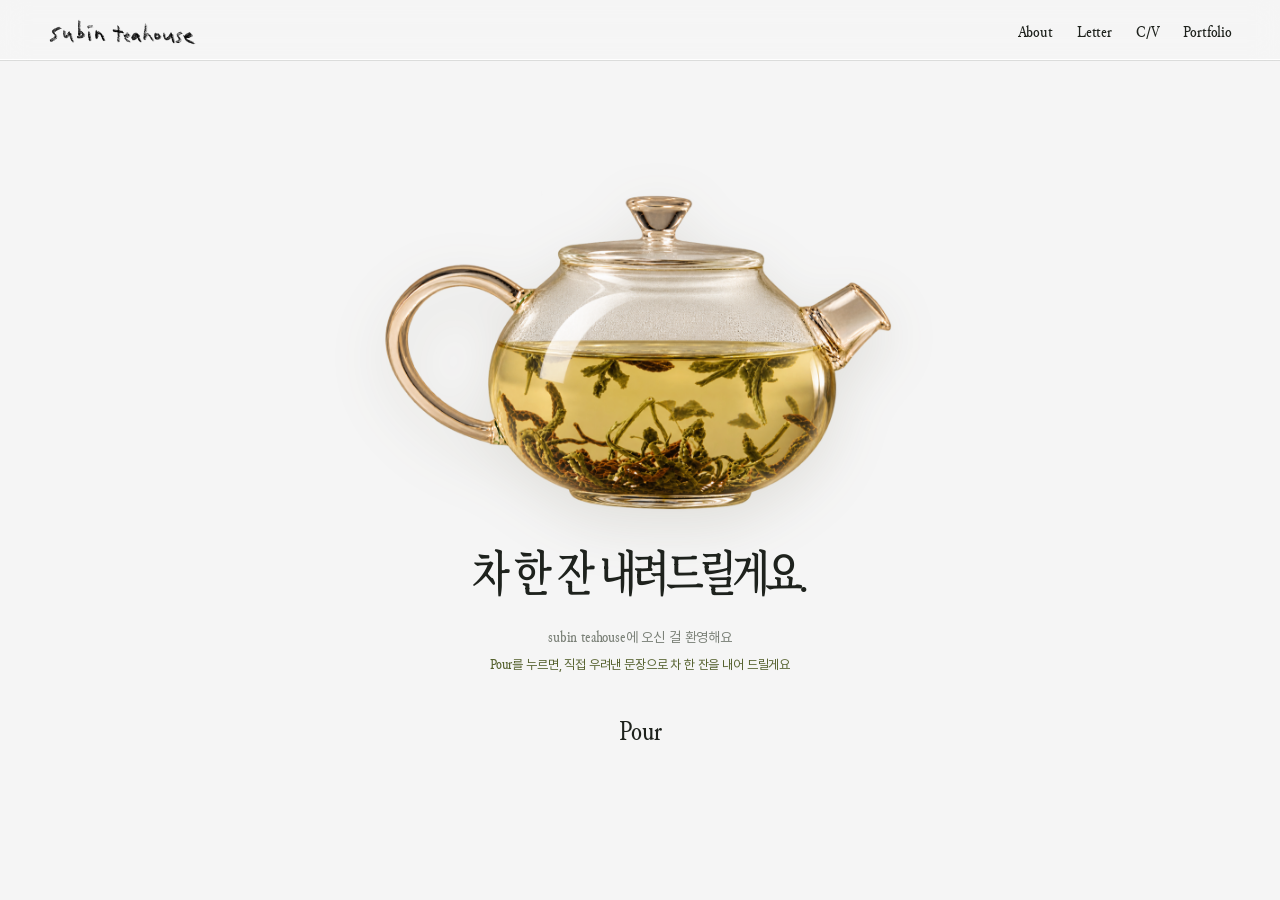
<file: index.html>
<!doctype html>
<html lang="ko">
<head>
  <meta charset="utf-8">
  <meta name="viewport" content="width=device-width, initial-scale=1">
  <title>조수빈</title>
  <link rel="icon" type="image/png" sizes="32x32" href="assets/icons/favicon-32.png">
  <link rel="icon" type="image/png" sizes="16x16" href="assets/icons/favicon-16.png">
  <link rel="icon" type="image/png" sizes="192x192" href="assets/icons/icon-192.png">
  <link rel="apple-touch-icon" href="assets/icons/apple-touch-icon.png">
  <meta name="description" content="에디터 · 카피라이터 조수빈">
  <link rel="preconnect" href="https://fonts.googleapis.com">
  <link rel="preconnect" href="https://fonts.gstatic.com" crossorigin>
  <link href="https://fonts.googleapis.com/css2?family=Noto+Serif+KR:wght@600&display=swap" rel="stylesheet">
  <link rel="stylesheet" href="assets/style.css">
</head>
<body class="landing">
  <header class="site-header">
    <a class="name logo" href="index.html?welcome" aria-current="page" aria-label="subin teahouse — 조수빈, 홈으로"><img class="logo-mark" src="assets/img/name.png" alt="" width="539" height="101"></a>
    <nav class="site-nav">
      <a href="about.html">About</a>
      <a href="letter.html">Letter</a>
      <a href="cv.html">C/V</a>
      <a href="portfolio.html">Portfolio</a>
    </nav>
  </header>

  <!-- 커버: 처음 들어오면 유리다관과 함께 인사. Pour를 누르면 다관이 기울며 걷히고, 아래 찻잔에 차가 차오릅니다.
       같은 탭에서 다시 홈으로 오면 커버 없이 바로 찻잔 화면 -->
  <section class="cover" aria-label="환영 인사">
    <img class="cover-teapot" src="assets/img/teapot.png" alt="찻잎이 우러나는 유리다관" width="1200" height="751">
    <h2 class="cover-title">차 한 잔 내려드릴게요.</h2>
    <p class="cover-sub">subin teahouse에 오신 걸 환영해요</p>
    <p class="cover-sub cover-hint">Pour를 누르면, 직접 우려낸 문장으로 차 한 잔을 내어 드릴게요</p>
    <button type="button" class="pour-btn" data-pour>Pour</button>
  </section>

  <!-- 첫 화면: 스크롤 없는 한 장면. 왼쪽 문장, 가운데 찻잔, 오른쪽 한 잔 더 -->
  <main class="hero draw" aria-live="polite">
    <div class="vessel">
      <div class="tea" aria-hidden="true"></div>
      <h1 class="line">군더더기 없이<br>투명하게,<br>가장 좋은 상태로<br>우려냅니다.</h1>
      <p class="source caption">에디터 · 카피라이터 조수빈</p>
    </div>
    <div class="cup-frame">
      <img src="assets/img/hero-cup.webp" alt="위에서 내려다본 찻잔 속 연둣빛 차">
      <div class="liquid" aria-hidden="true"></div>
      <div class="steam" aria-hidden="true"><i></i><i></i><i></i><i></i></div>
    </div>
    <button type="button" data-draw aria-label="다른 문장 우리기">Refill</button>
  </main>


  <script src="assets/ko-wrap.js"></script>
  <script src="assets/lines.js"></script>
  <script src="assets/draw.js"></script>
</body>
</html>
</file>
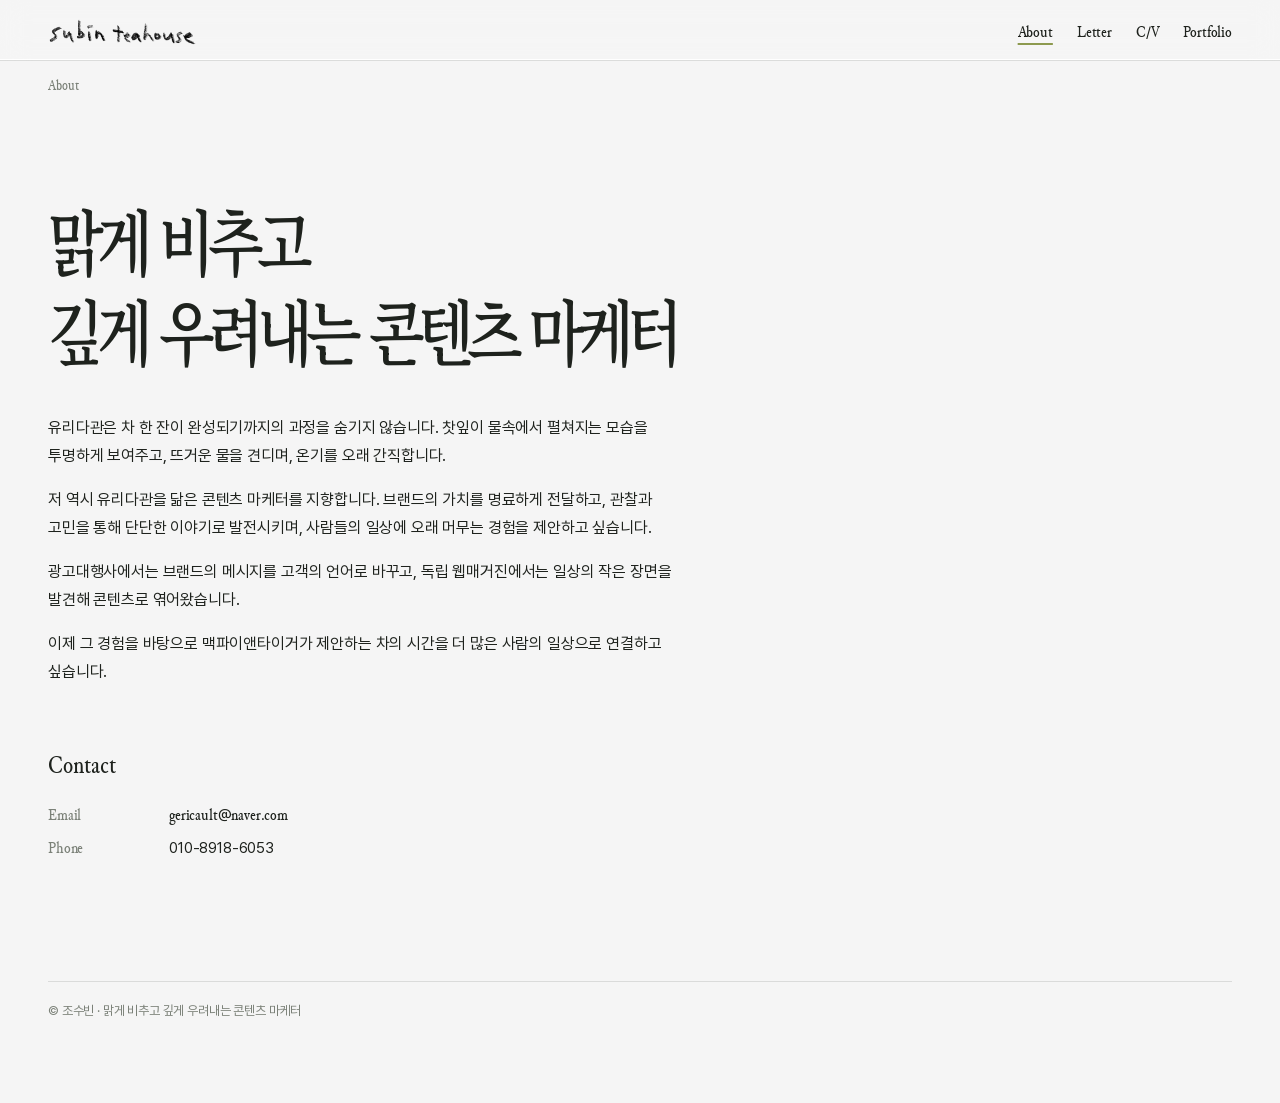
<file: about.html>
<!doctype html>
<html lang="ko">
<head>
  <meta charset="utf-8">
  <meta name="viewport" content="width=device-width, initial-scale=1">
  <title>About — 조수빈</title>
  <link rel="icon" type="image/png" sizes="32x32" href="assets/icons/favicon-32.png">
  <link rel="icon" type="image/png" sizes="16x16" href="assets/icons/favicon-16.png">
  <link rel="icon" type="image/png" sizes="192x192" href="assets/icons/icon-192.png">
  <link rel="apple-touch-icon" href="assets/icons/apple-touch-icon.png">
  <link rel="preconnect" href="https://fonts.googleapis.com">
  <link rel="preconnect" href="https://fonts.gstatic.com" crossorigin>
  <link href="https://fonts.googleapis.com/css2?family=Noto+Serif+KR:wght@600&display=swap" rel="stylesheet">
  <link rel="stylesheet" href="assets/style.css">
</head>
<body>
  <header class="site-header">
    <a class="name logo" href="index.html?welcome" aria-label="subin teahouse — 조수빈, 홈으로"><img class="logo-mark" src="assets/img/name.png" alt="" width="539" height="101"></a>
    <nav class="site-nav">
      <a href="about.html" aria-current="page">About</a>
      <a href="letter.html">Letter</a>
      <a href="cv.html">C/V</a>
      <a href="portfolio.html">Portfolio</a>
    </nav>
  </header>

  <main class="article">
    <p class="caption"><span class="en">About</span></p>
    <h1>맑게 비추고<br>깊게 우려내는 콘텐츠 마케터</h1>

    <p>유리다관은 차 한 잔이 완성되기까지의 과정을 숨기지 않습니다. 찻잎이 물속에서 펼쳐지는 모습을 투명하게 보여주고, 뜨거운 물을 견디며, 온기를 오래 간직합니다.</p>
    <p>저 역시 유리다관을 닮은 콘텐츠 마케터를 지향합니다. 브랜드의 가치를 명료하게 전달하고, 관찰과 고민을 통해 단단한 이야기로 발전시키며, 사람들의 일상에 오래 머무는 경험을 제안하고 싶습니다.</p>
    <p>광고대행사에서는 브랜드의 메시지를 고객의 언어로 바꾸고, 독립 웹매거진에서는 일상의 작은 장면을 발견해 콘텐츠로 엮어왔습니다.</p>
    <p>이제 그 경험을 바탕으로 맥파이앤타이거가 제안하는 차의 시간을 더 많은 사람의 일상으로 연결하고 싶습니다.</p>

    <h2>Contact</h2>
    <dl class="facts">
      <dt>Email</dt><dd><a href="mailto:gericault@naver.com">gericault@naver.com</a></dd>
      <dt>Phone</dt><dd><a href="tel:+821089186053">010-8918-6053</a></dd>
    </dl>
  </main>

  <footer class="site-footer">© 조수빈 · 맑게 비추고 깊게 우려내는 콘텐츠 마케터</footer>
  <script src="assets/ko-wrap.js"></script>
</body>
</html>
</file>
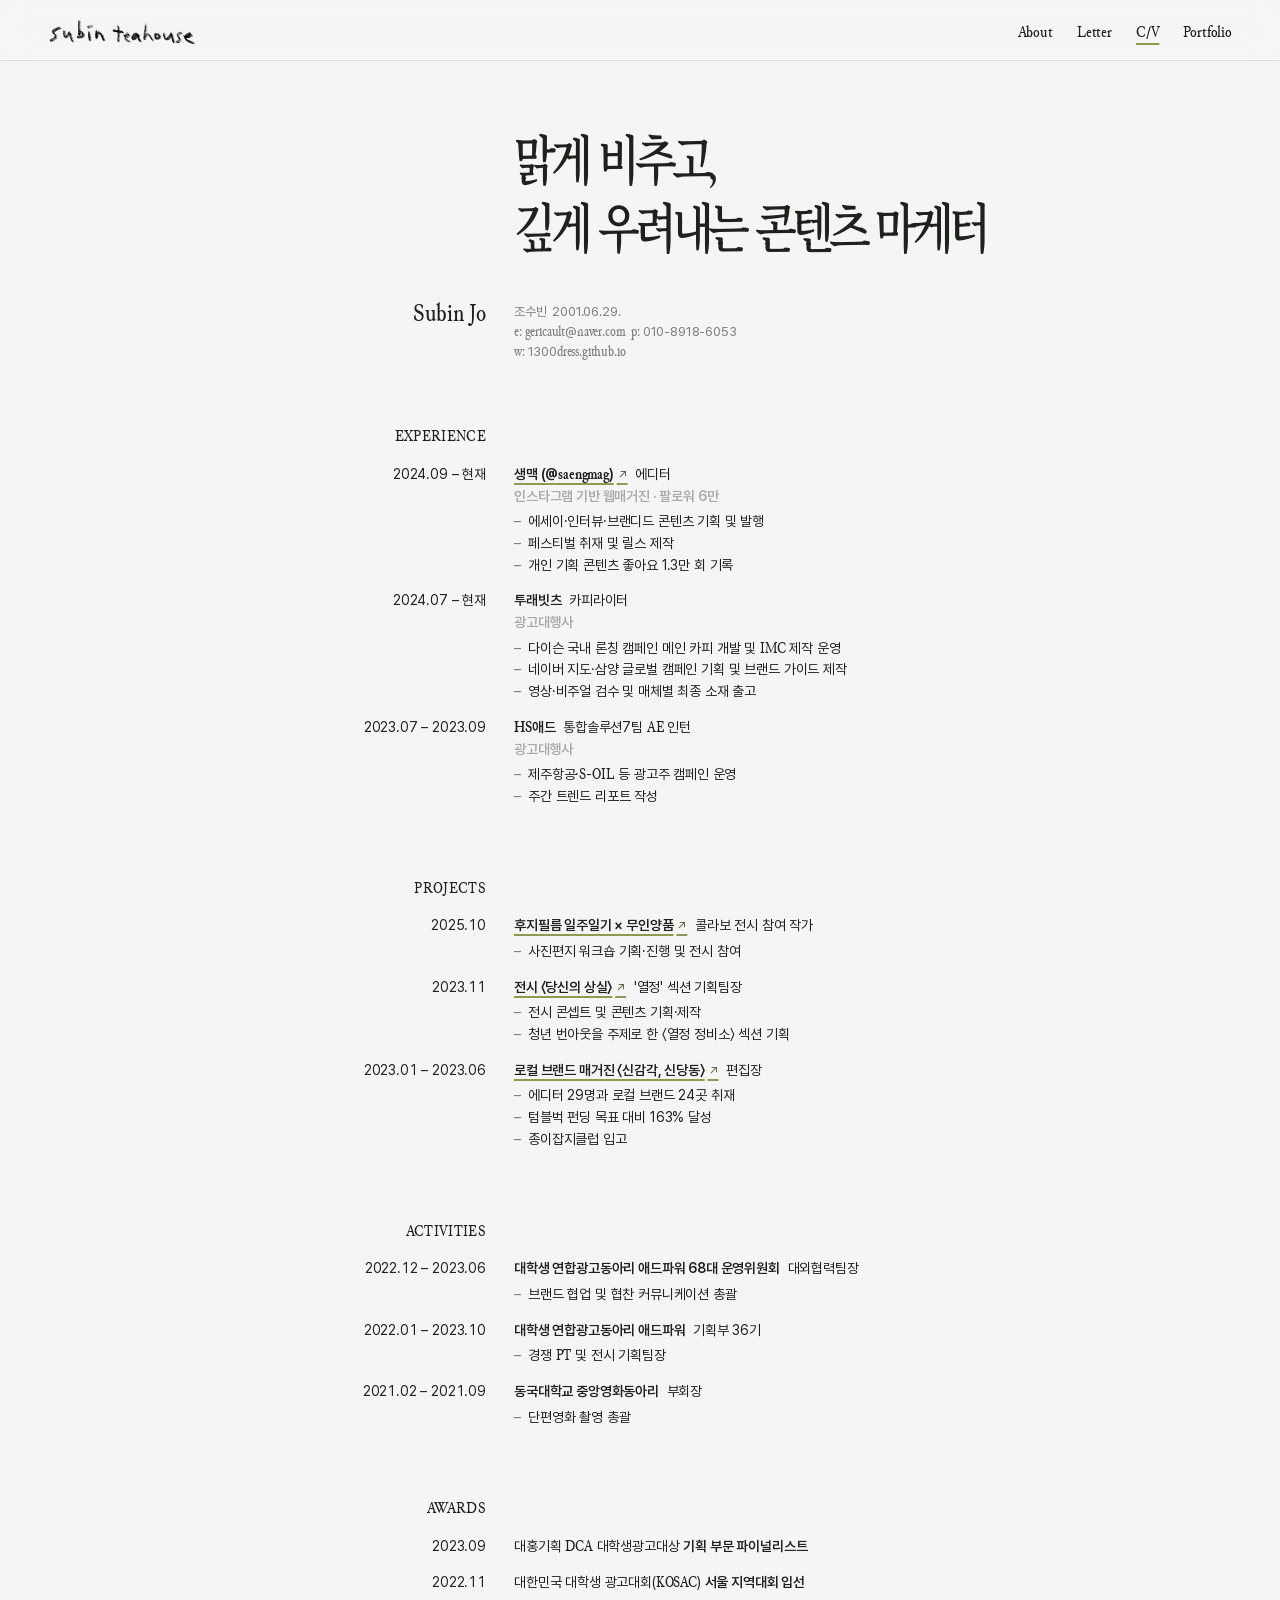
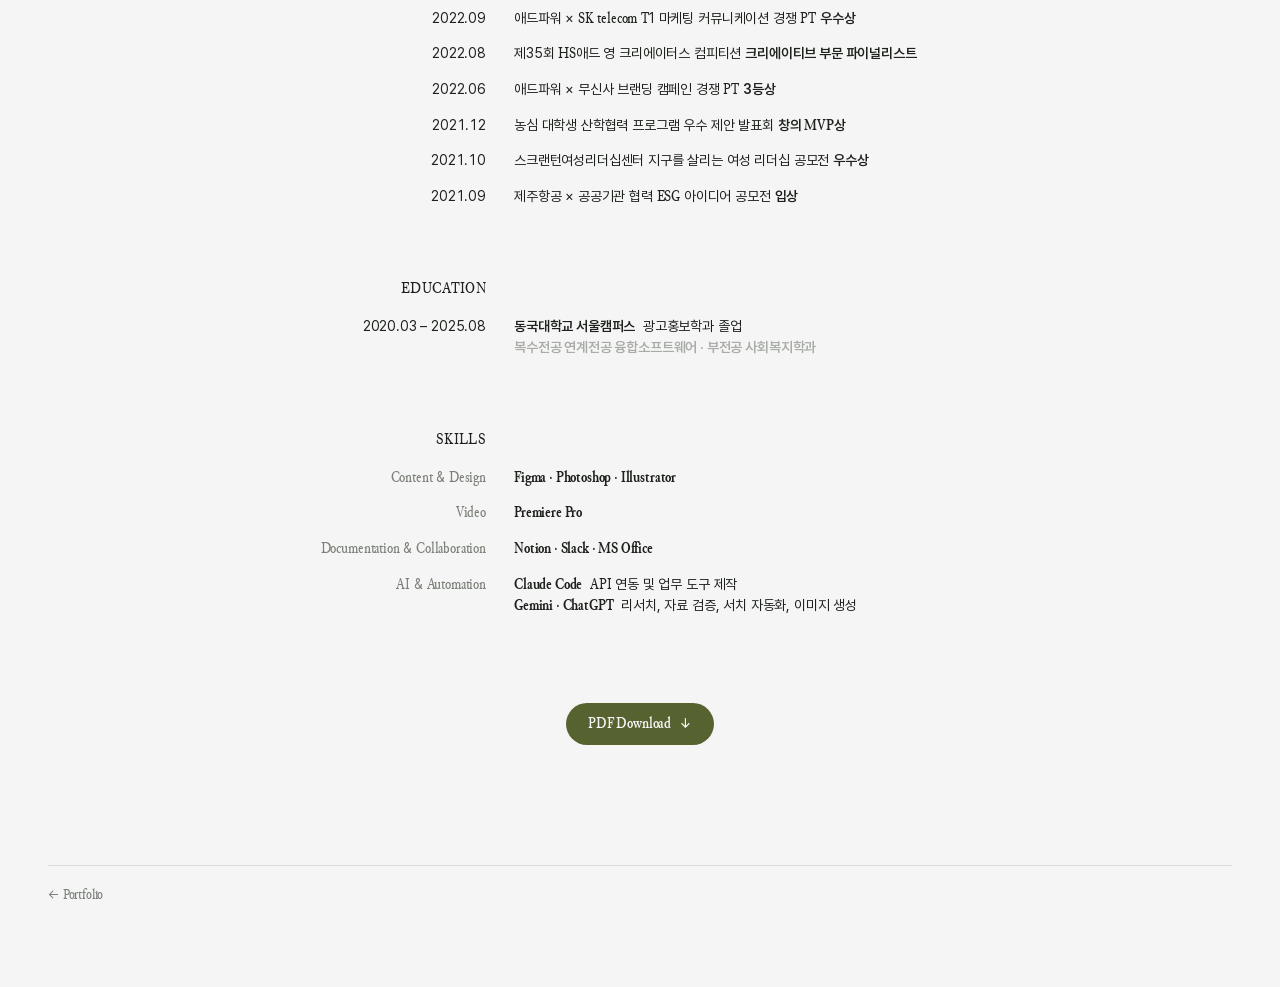
<file: cv.html>
<!doctype html>
<html lang="ko">
<head>
  <meta charset="utf-8">
  <meta name="viewport" content="width=device-width, initial-scale=1">
  <title>C/V — 조수빈</title>
  <link rel="icon" type="image/png" sizes="32x32" href="assets/icons/favicon-32.png">
  <link rel="icon" type="image/png" sizes="16x16" href="assets/icons/favicon-16.png">
  <link rel="icon" type="image/png" sizes="192x192" href="assets/icons/icon-192.png">
  <link rel="apple-touch-icon" href="assets/icons/apple-touch-icon.png">
  <link rel="preconnect" href="https://fonts.googleapis.com">
  <link rel="preconnect" href="https://fonts.gstatic.com" crossorigin>
  <link href="https://fonts.googleapis.com/css2?family=Noto+Serif+KR:wght@600&display=block" rel="stylesheet">
  <link rel="stylesheet" href="assets/style.css">
  <style>
    /* Victoria Escobar CV 위계: 이름만 세리프(Junicode), 나머지는 한 크기에 굵기 세 단계 + 회색 하나.
       왼쪽 열(섹션 제목·날짜)은 오른쪽 정렬. 같은 파일을 인쇄하면 A4 이력서 PDF가 됨 */
    .cv { max-width: 52em; margin: 0 auto; padding-block: 8vh 0; font-size: 14px; line-height: 1.55; }
    .cv-top { display: grid; grid-template-columns: 15em 1fr; gap: 0 28px; align-items: start; margin-bottom: 64px; }
    .cv-name { grid-column: 1; text-align: right; font-family: "Junicode", serif; font-stretch: 75%; font-weight: 400; font-size: 26px; line-height: 1.1; margin: 0; letter-spacing: 0; }
    .cv-contact { grid-column: 2; margin: 0; color: var(--muted); font-size: 13px; }
    .cv-title { grid-column: 2; margin: 0 0 32px; font-size: clamp(30px, 4.2vw, 48px); line-height: 1.32; max-width: none; text-wrap: balance; }
    .cv-grid { display: grid; grid-template-columns: 15em 1fr; gap: 0 28px; }
    .cv-sec { grid-column: 1; text-align: right; font-family: "Junicode", serif; font-stretch: 75%; font-size: 17px; letter-spacing: .02em; margin: 56px 0 14px; }   /* 큰 덩어리 사이는 넉넉히 */
    .cv-top + .cv-grid > .cv-sec:first-child { margin-top: 0; }
    .cv-sec + .cv-gap { margin: 28px 0 10px; }
    .cv-when { grid-column: 1; text-align: right; font-variant-numeric: tabular-nums; }
    .cv-what { grid-column: 2; margin: 0 0 14px; }
    .cv-what b { font-weight: 600; }
    .cv-where { font-weight: 600; color: #a8aca6; }
    /* 맨 아래 PDF 내려받기: 쑥잎색으로 채운 버튼 하나 */
    .cv-download { margin: 72px 0 0; text-align: center; }
    .cv-pdf { display: inline-flex; align-items: center; gap: 8px; padding: 10px 22px; border-radius: 999px; font-size: 14px; font-weight: 500; color: var(--paper); background: var(--ssuk-deep); text-decoration: none; }
    .cv-pdf:hover, .cv-pdf:focus-visible { background: var(--ink); color: var(--paper); }
    /* 누르면 원문으로 가는 제목: 누르기 전에도 쑥잎색 밑줄과 작은 화살표로 링크임을 드러냄 */
    .cv-link { color: inherit; text-decoration: underline; text-decoration-color: var(--ssuk); text-decoration-thickness: 1.5px; text-underline-offset: 4px; }
    .cv-link::after { content: "↗"; margin-left: 3px; font-weight: 400; font-size: .85em; color: var(--ssuk-deep); }
    .cv-link:hover, .cv-link:focus-visible { color: var(--ssuk-deep); text-decoration-color: var(--ssuk-deep); }
    .cv-list { margin: 4px 0 0; padding: 0; list-style: none; }
    .cv-list li { position: relative; padding-left: 1em; }
    .cv-list li::before { content: "–"; position: absolute; left: 0; color: var(--muted); }
    .cv-skill { color: var(--muted); }
    .cv-private { display: none; }
    .cv-print { display: none; }
    @media (max-width: 640px) {
      .cv-top, .cv-grid { grid-template-columns: 1fr; }
      .cv-name, .cv-contact, .cv-title { grid-column: 1; text-align: left; }
      .cv-sec, .cv-when { text-align: left; }
      .cv-sec { margin: 40px 0 8px; }
      .cv-when { color: var(--muted); font-size: 13px; }
      .cv-what { grid-column: 1; }
    }
    @media print {
      @page { size: A4; margin: 11mm 15mm 9mm; }
      html, body { background: #fff !important; }
      body { padding: 0; font-size: 8.8pt; }
      .site-header, .site-footer, .cv-download { display: none !important; }
      .cv { max-width: none; padding: 0; font-size: 8.8pt; line-height: 1.32; }
      .cv-top, .cv-grid { grid-template-columns: 34mm 1fr; gap: 0 7mm; }
      .cv-top { margin-bottom: 7mm; }
      .cv-name { font-size: 17pt; }
      .cv-contact { font-size: 8.6pt; }
      .cv-title { font-size: 21pt; margin: 0 0 5mm; }
      .cv-sec { font-size: 10.5pt; margin: 8mm 0 1.8mm; }
      .cv-top + .cv-grid > .cv-sec:first-child { margin-top: 0; }

      .cv-cap { display: inline; }                 /* 한 장 PDF에서는 인턴 · 활동 캡션 생략 */   /* PDF에서는 '광고대행사' 같은 회색 소속 줄 생략 */
      .cv-what { margin-bottom: 1.2mm; break-inside: avoid; }
      .cv-link { text-decoration: none; }
      .cv-link::after { content: none; }
      .cv-title { font-size: 17pt; margin-bottom: 3mm; }
      .cv-top { margin-bottom: 5mm; }
      .cv-sec { margin: 4mm 0 1.4mm; }
      .cv-list { margin-top: .6mm; }
      /* 한 장 이력서: 덜 관련된 활동 · 수상은 PDF에서 빼고, 웹 C/V에만 남김 */
      .cv-extra { display: none !important; }
      .cv-print { display: block; }
      a { color: inherit; }
    }
  </style>
</head>
<body>
  <header class="site-header">
    <a class="name logo" href="index.html?welcome" aria-label="subin teahouse — 조수빈, 홈으로"><img class="logo-mark" src="assets/img/name.png" alt="" width="539" height="101"></a>
    <nav class="site-nav">
      <a href="about.html">About</a>
      <a href="letter.html">Letter</a>
      <a href="cv.html" aria-current="page">C/V</a>
      <a href="portfolio.html">Portfolio</a>
    </nav>
  </header>

  <main class="cv">
    <!-- 첫 장 타이틀: 이름보다 '어떤 콘텐츠 마케터인지'가 먼저 보이게. 이름·연락처는 작게 한 줄 -->
    <div class="cv-top">
      <h1 class="cv-title">맑게 비추고,<br>깊게 우려내는 콘텐츠 마케터</h1>
      <p class="cv-name">Subin Jo</p>
      <p class="cv-contact">
        조수빈 &nbsp;2001.06.29.<br>
        e: <a href="mailto:gericault@naver.com">gericault@naver.com</a> &nbsp;p: <a href="tel:+821089186053">010-8918-6053</a><br>
        w: 1300dress.github.io
      </p>
    </div>

    <div class="cv-grid">
      <h2 class="cv-sec">EXPERIENCE</h2>

      <div class="cv-when">2024.09 – 현재</div>
      <div class="cv-what"><b><a class="cv-link" href="https://www.instagram.com/saengmag/" target="_blank" rel="noopener">생맥 (@saengmag)</a></b>&nbsp; 에디터<br><span class="cv-where">인스타그램 기반 웹매거진 · 팔로워 6만</span>
        <ul class="cv-list"><li>에세이·인터뷰·브랜디드 콘텐츠 기획 및 발행</li><li>페스티벌 취재 및 릴스 제작</li><li>개인 기획 콘텐츠 좋아요 1.3만 회 기록</li></ul></div>

      <div class="cv-when">2024.07 – 현재</div>
      <div class="cv-what"><b>투래빗츠</b>&nbsp; 카피라이터<br><span class="cv-where cv-org">광고대행사</span>
        <ul class="cv-list"><li>다이슨 국내 론칭 캠페인 메인 카피 개발 및 IMC 제작 운영</li><li>네이버 지도·삼양 글로벌 캠페인 기획 및 브랜드 가이드 제작</li><li>영상·비주얼 검수 및 매체별 최종 소재 출고</li></ul></div>

      <div class="cv-when">2023.07 – 2023.09</div>
      <div class="cv-what"><b>HS애드</b>&nbsp; 통합솔루션7팀 AE 인턴<span class="cv-cap"><br><span class="cv-where cv-org">광고대행사</span>
        <ul class="cv-list"><li>제주항공·S-OIL 등 광고주 캠페인 운영</li><li>주간 트렌드 리포트 작성</li></ul></span></div>

      <h2 class="cv-sec">PROJECTS</h2>

      <div class="cv-when">2025.10</div>
      <div class="cv-what"><b><a class="cv-link" href="https://www.instagram.com/p/DPTKPo6gRPy/" target="_blank" rel="noopener">후지필름 일주일기 × 무인양품</a></b>&nbsp; 콜라보 전시 참여 작가
        <ul class="cv-list"><li>사진편지 워크숍 기획·진행 및 전시 참여</li></ul></div>

      <div class="cv-when">2023.11</div>
      <div class="cv-what"><b><a class="cv-link" href="https://www.instagram.com/dressyourloss/" target="_blank" rel="noopener">전시 〈당신의 상실〉</a></b>&nbsp; '열정' 섹션 기획팀장
        <ul class="cv-list"><li>전시 콘셉트 및 콘텐츠 기획·제작</li><li>청년 번아웃을 주제로 한 〈열정 정비소〉 섹션 기획</li></ul></div>

      <div class="cv-when">2023.01 – 2023.06</div>
      <div class="cv-what"><b><a class="cv-link" href="https://tumblbug.com/senseindang" target="_blank" rel="noopener">로컬 브랜드 매거진 〈신감각, 신당동〉</a></b>&nbsp; 편집장
        <ul class="cv-list"><li>에디터 29명과 로컬 브랜드 24곳 취재</li><li>텀블벅 펀딩 목표 대비 163% 달성</li><li>종이잡지클럽 입고</li></ul></div>
    </div>

    <div class="cv-grid">
      <h2 class="cv-sec">ACTIVITIES</h2>

      <div class="cv-when">2022.12 – 2023.06</div>
      <div class="cv-what"><b>대학생 연합광고동아리 애드파워 68대 운영위원회</b>&nbsp; 대외협력팀장
        <ul class="cv-list"><li>브랜드 협업 및 협찬 커뮤니케이션 총괄</li></ul></div>

      <div class="cv-when">2022.01 – 2023.10</div>
      <div class="cv-what"><b>대학생 연합광고동아리 애드파워</b>&nbsp; 기획부 36기
        <ul class="cv-list"><li>경쟁 PT 및 전시 기획팀장</li></ul></div>

      <div class="cv-when">2021.02 – 2021.09</div>
      <div class="cv-what"><b>동국대학교 중앙영화동아리</b>&nbsp; 부회장<span class="cv-cap">
        <ul class="cv-list"><li>단편영화 촬영 총괄</li></ul></span></div>

      <h2 class="cv-sec">AWARDS</h2>

      <div class="cv-when">2023.09</div>
      <p class="cv-what">대홍기획 DCA 대학생광고대상 <b>기획 부문 파이널리스트</b></p>
      <div class="cv-when cv-extra">2022.11</div>
      <p class="cv-what cv-extra">대한민국 대학생 광고대회(KOSAC) <b>서울 지역대회 입선</b></p>
      <div class="cv-when">2022.09</div>
      <p class="cv-what">애드파워 × SK telecom T1 마케팅 커뮤니케이션 경쟁 PT <b>우수상</b></p>
      <div class="cv-when">2022.08</div>
      <p class="cv-what">제35회 HS애드 영 크리에이터스 컴피티션 <b>크리에이티브 부문 파이널리스트</b></p>
      <div class="cv-when cv-extra">2022.06</div>
      <p class="cv-what cv-extra">애드파워 × 무신사 브랜딩 캠페인 경쟁 PT <b>3등상</b></p>
      <div class="cv-when cv-extra">2021.12</div>
      <p class="cv-what cv-extra">농심 대학생 산학협력 프로그램 우수 제안 발표회 <b>창의 MVP상</b></p>
      <div class="cv-when cv-extra">2021.10</div>
      <p class="cv-what cv-extra">스크랜턴여성리더십센터 지구를 살리는 여성 리더십 공모전 <b>우수상</b></p>
      <div class="cv-when cv-extra">2021.09</div>
      <p class="cv-what cv-extra">제주항공 × 공공기관 협력 ESG 아이디어 공모전 <b>입상</b></p>

      <h2 class="cv-sec">EDUCATION</h2>

      <div class="cv-when">2020.03 – 2025.08</div>
      <p class="cv-what"><b>동국대학교 서울캠퍼스</b>&nbsp; 광고홍보학과 졸업<br>
        <span class="cv-where">복수전공 연계전공 융합소프트웨어 · 부전공 사회복지학과</span></p>

      <h2 class="cv-sec">SKILLS</h2>

      <div class="cv-when cv-skill cv-extra">Content &amp; Design</div>
      <p class="cv-what cv-extra"><b>Figma · Photoshop · Illustrator</b></p>
      <div class="cv-when cv-skill cv-extra">Video</div>
      <p class="cv-what cv-extra"><b>Premiere Pro</b></p>
      <div class="cv-when cv-skill cv-extra">Documentation &amp; Collaboration</div>
      <p class="cv-what cv-extra"><b>Notion · Slack · MS Office</b></p>
      <div class="cv-when cv-skill cv-extra">AI &amp; Automation</div>
      <p class="cv-what cv-extra"><b>Claude Code</b>&nbsp; API 연동 및 업무 도구 제작<br>
        <b>Gemini · ChatGPT</b>&nbsp; 리서치, 자료 검증, 서치 자동화, 이미지 생성</p>
      <div class="cv-when cv-print"></div>
      <p class="cv-what cv-print"><b>Figma · Photoshop · Illustrator · Premiere Pro · Notion · Slack · MS Office</b><br>
        <b>Claude Code</b>&nbsp; API 연동 및 업무 도구 제작 · <b>Gemini · ChatGPT</b>&nbsp; 리서치, 자료 검증, 서치 자동화, 이미지 생성</p>
    </div>

    <p class="cv-download"><a class="cv-pdf" href="assets/subin-jo-cv.pdf" download>PDF Download <span aria-hidden="true">↓</span></a></p>
  </main>

  <footer class="site-footer"><a href="portfolio.html">← Portfolio</a></footer>
  <script src="assets/ko-wrap.js"></script>
</body>
</html>
</file>
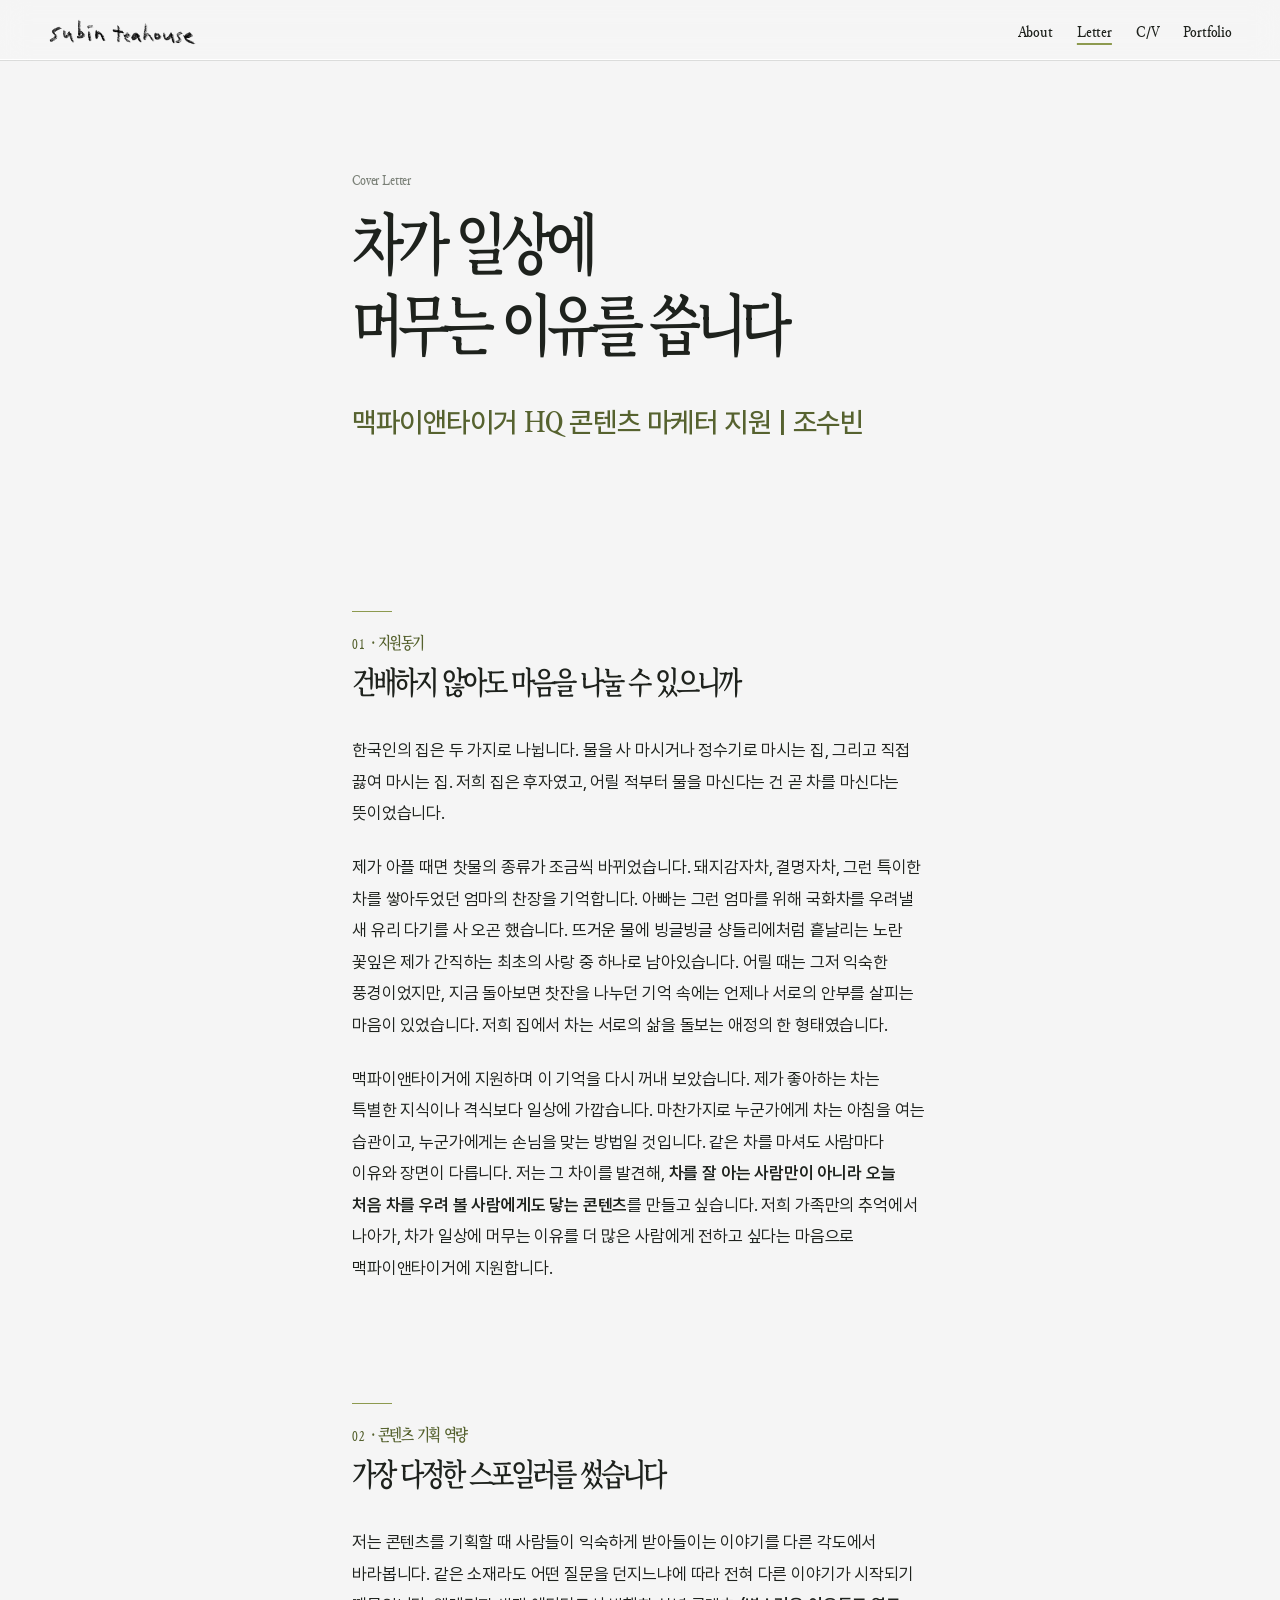
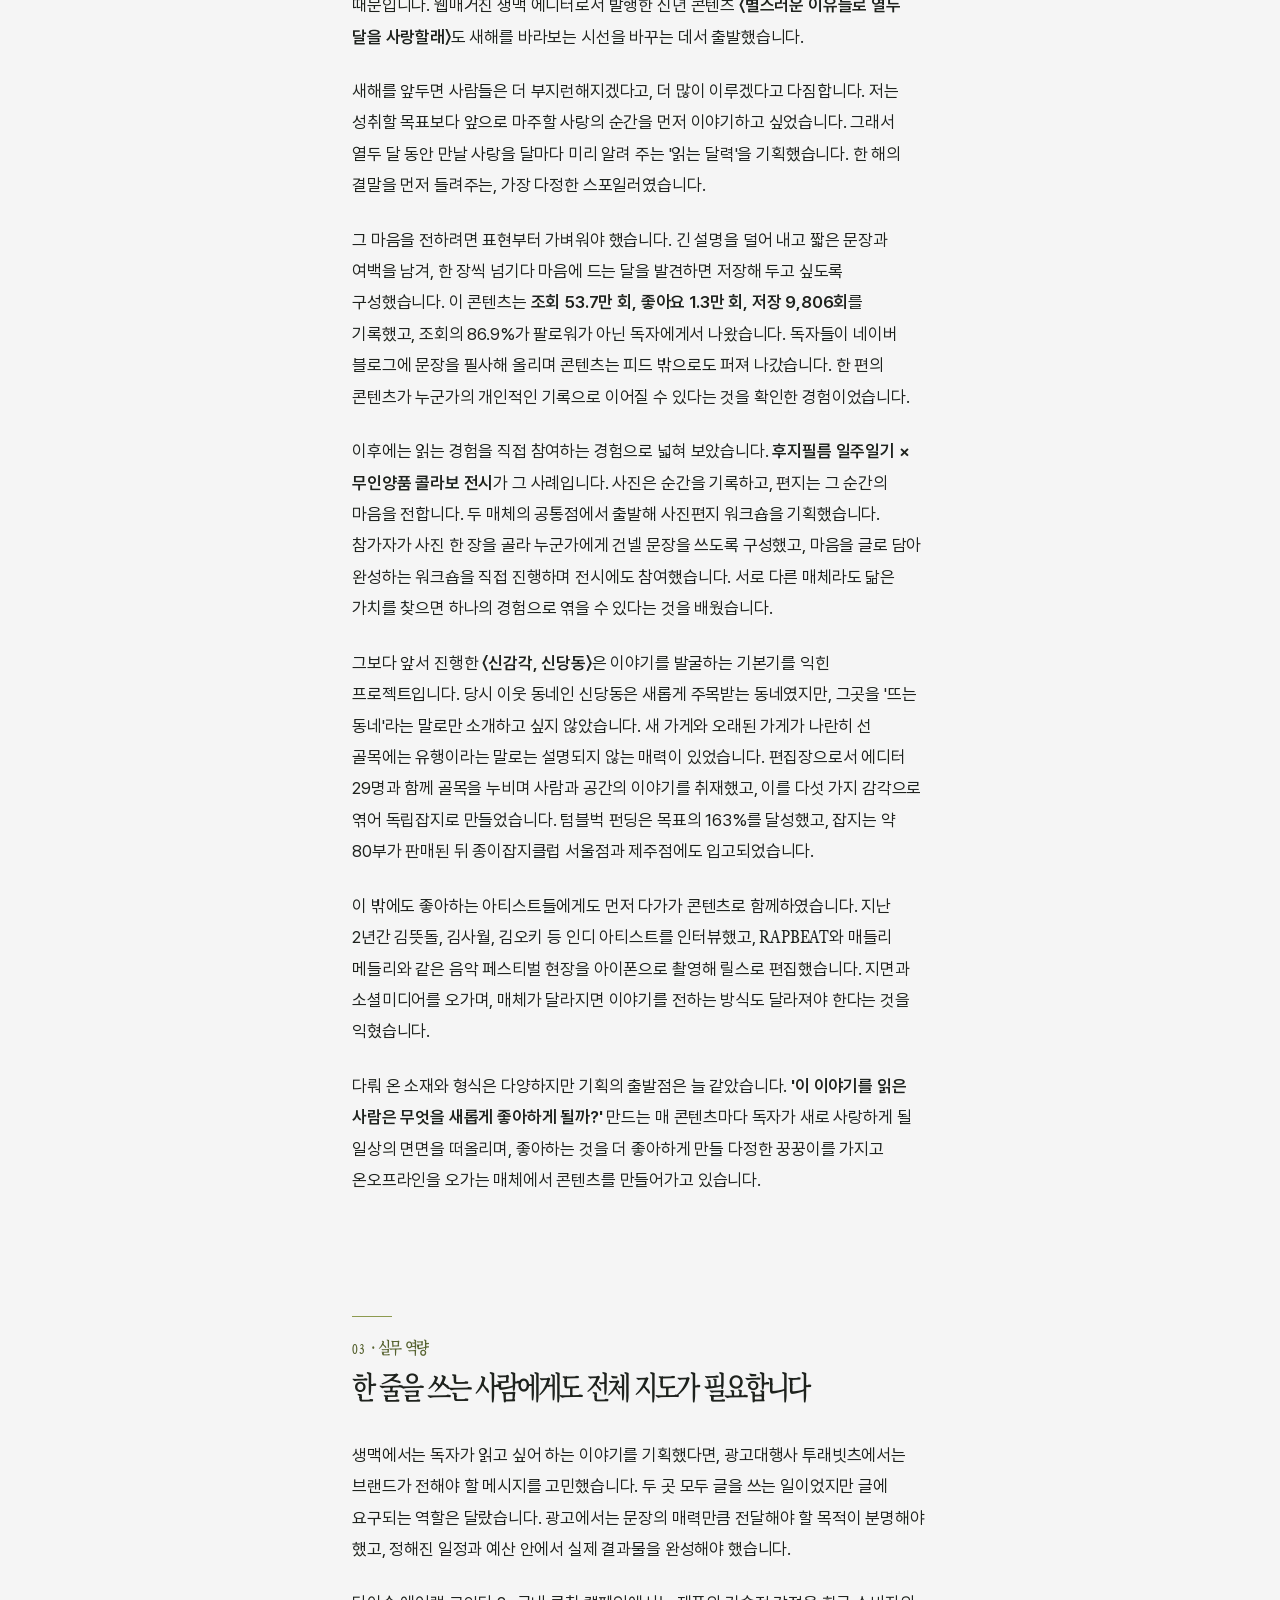
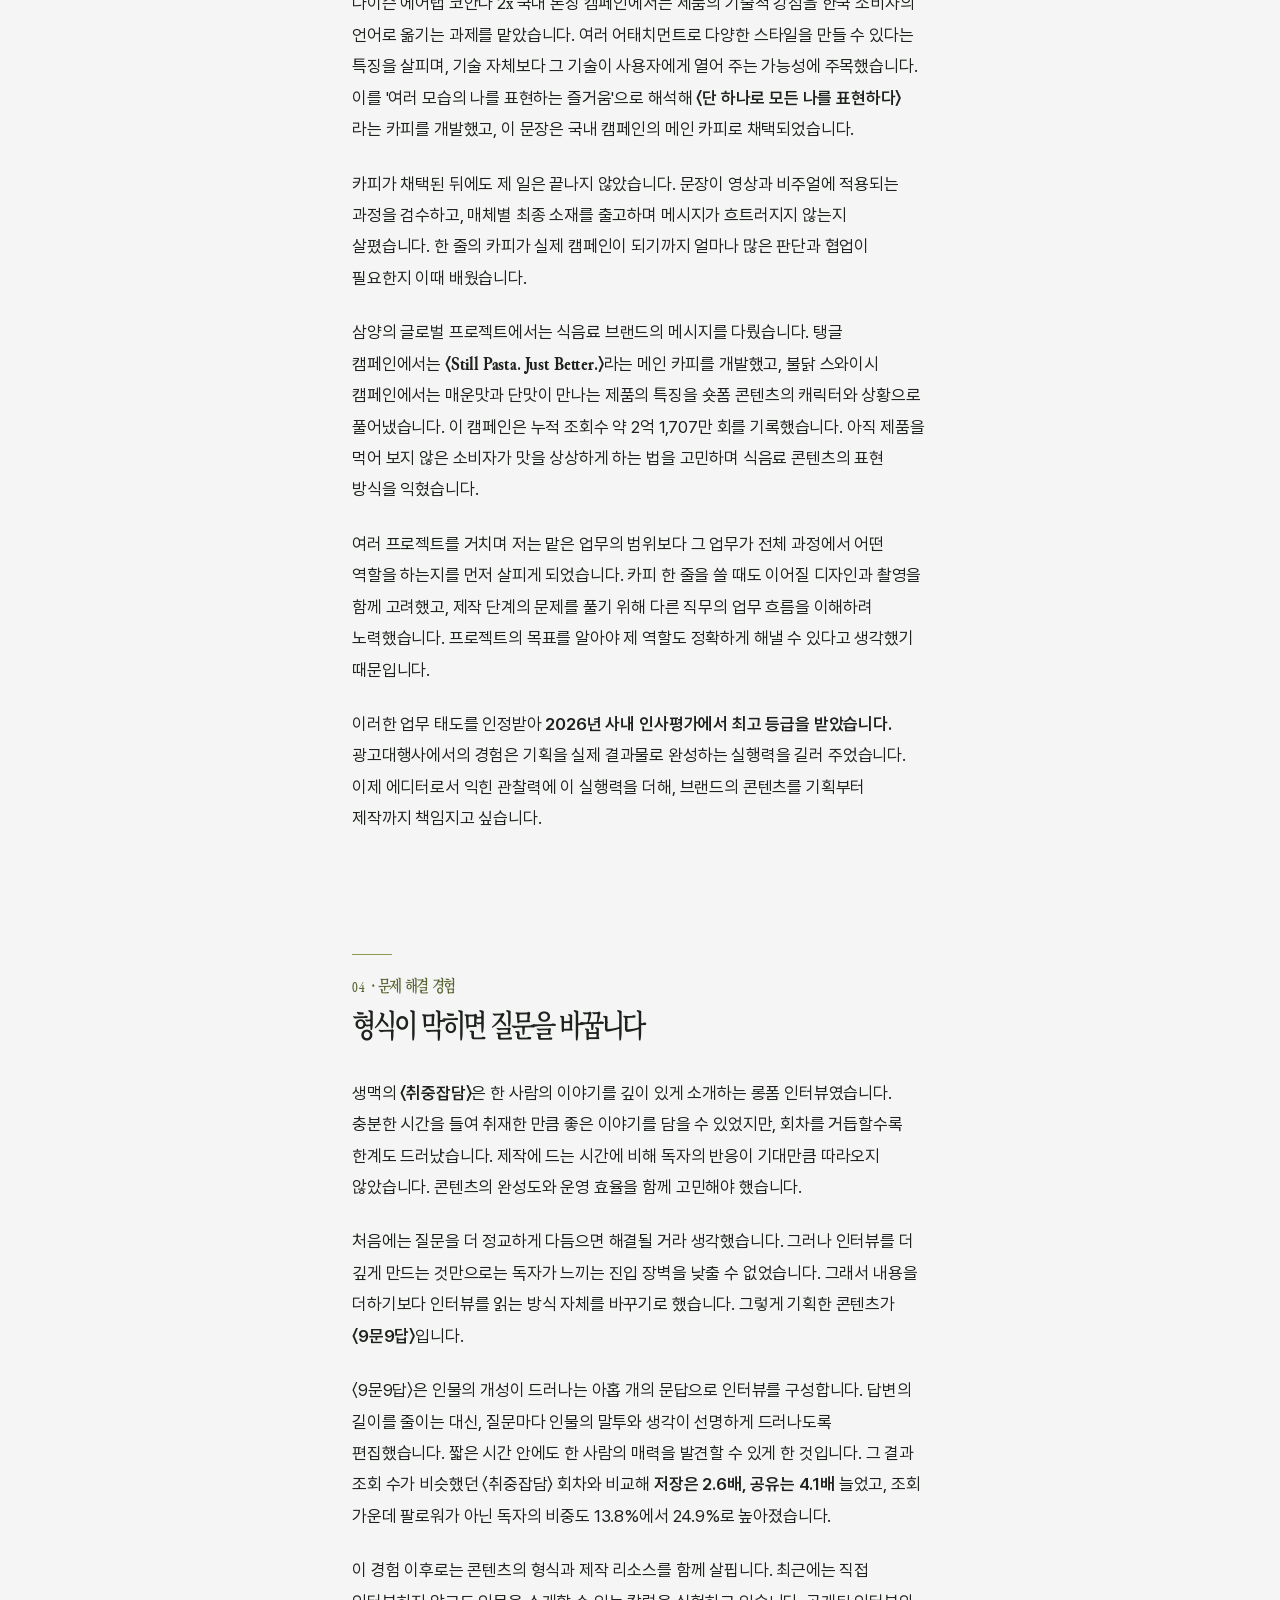
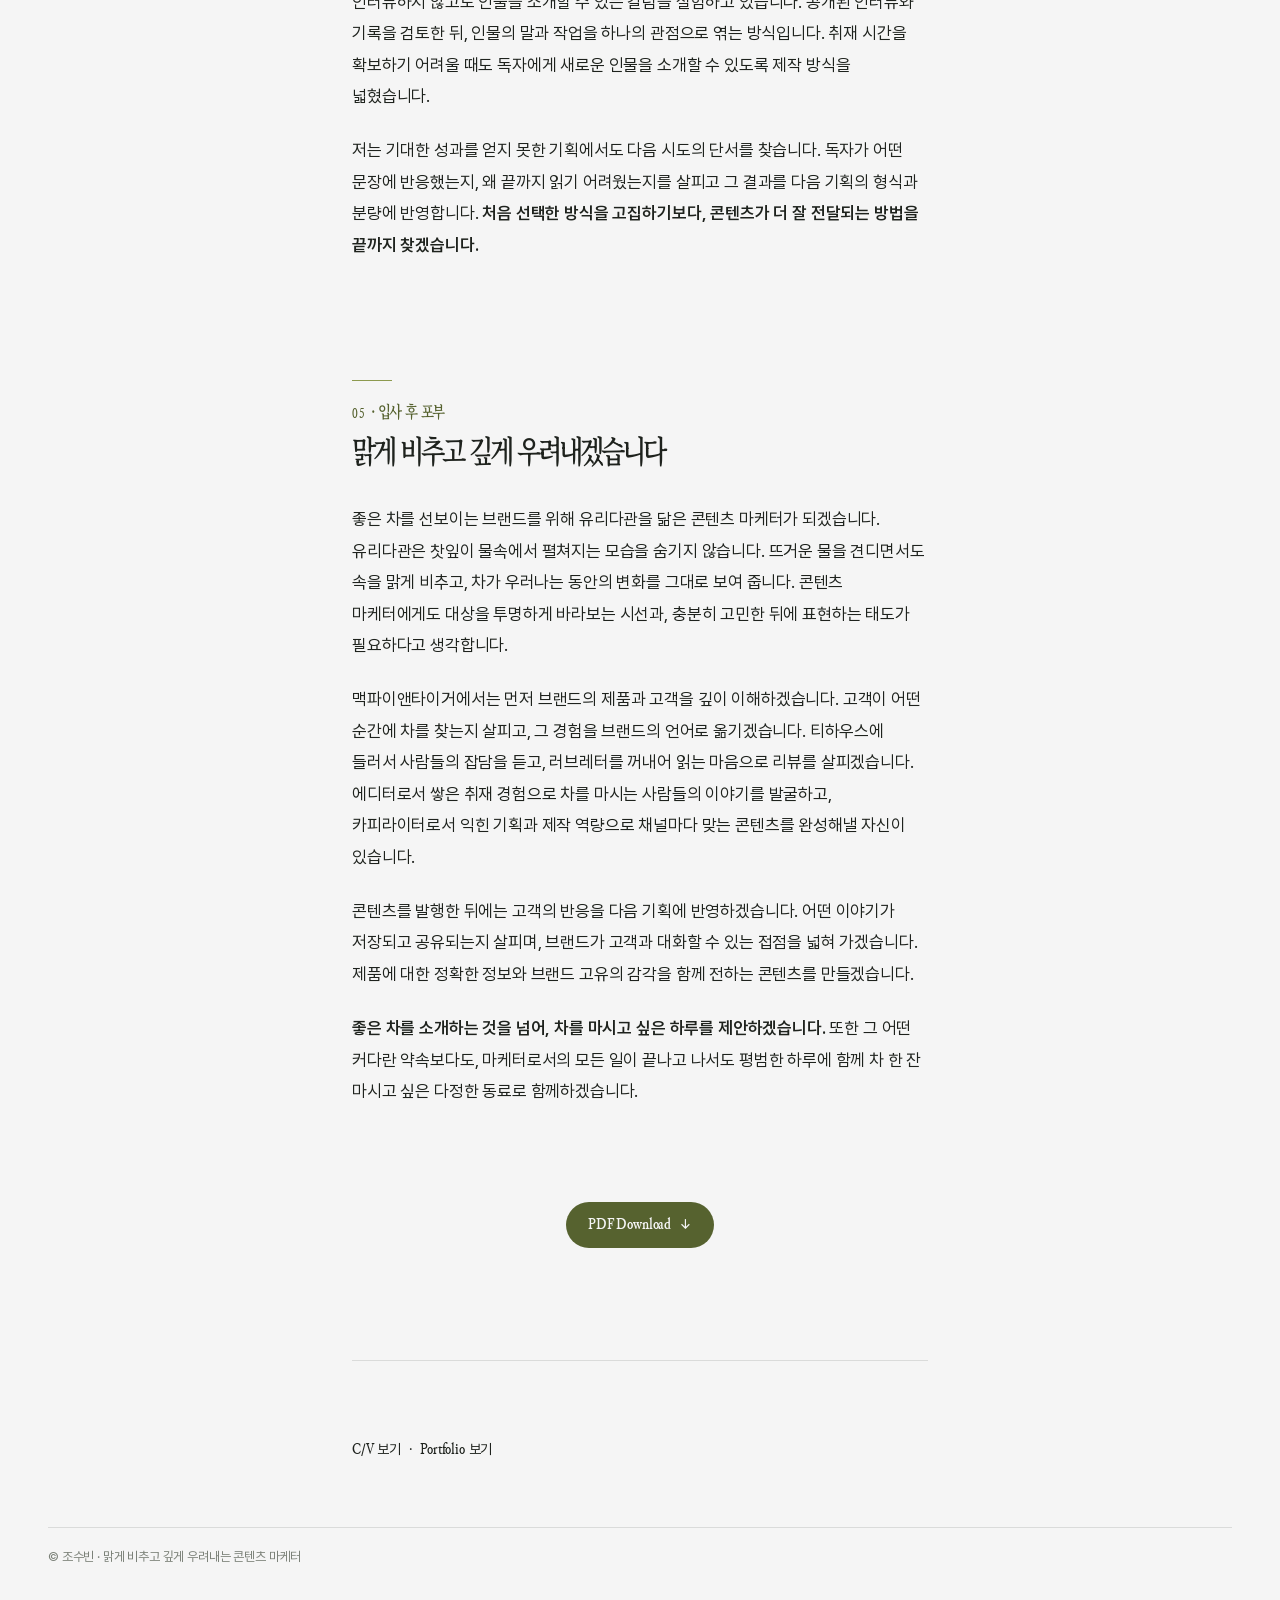
<file: letter.html>
<!doctype html>
<html lang="ko">
<head>
  <meta charset="utf-8">
  <meta name="viewport" content="width=device-width, initial-scale=1">
  <title>Letter — 조수빈</title>
  <link rel="icon" type="image/png" sizes="32x32" href="assets/icons/favicon-32.png">
  <link rel="icon" type="image/png" sizes="16x16" href="assets/icons/favicon-16.png">
  <link rel="icon" type="image/png" sizes="192x192" href="assets/icons/icon-192.png">
  <link rel="apple-touch-icon" href="assets/icons/apple-touch-icon.png">
  <link rel="preconnect" href="https://fonts.googleapis.com">
  <link rel="preconnect" href="https://fonts.gstatic.com" crossorigin>
  <link href="https://fonts.googleapis.com/css2?family=Noto+Serif+KR:wght@600&display=swap" rel="stylesheet">
  <link rel="stylesheet" href="assets/style.css">
  <link rel="stylesheet" href="assets/journal.css">
  <style>
    /* 맨 아래 PDF 내려받기: C/V와 같은 쑥잎색 버튼 */
    .cv-download { margin: 72px 0 0; text-align: center; }
    .cv-pdf { display: inline-flex; align-items: center; gap: 8px; padding: 10px 22px; border-radius: 999px; font-size: 14px; font-weight: 500; color: var(--paper); background: var(--ssuk-deep); text-decoration: none; }
    .cv-pdf:hover, .cv-pdf:focus-visible { background: var(--ink); color: var(--paper); }
    /* 인쇄하면 A4 자기소개서 PDF: 웹과 같은 위계, 좌우 여백 넉넉히 */
    @media print {
      @page { size: A4; margin: 20mm 30mm 18mm;
        @bottom-right { content: counter(page) " / " counter(pages); font: 7.5pt "Pretendard", sans-serif; color: #7b8178; } }
      html, body { background: #fff !important; }
      body { padding: 0; }
      .site-header, .site-footer, .j-foot, .cv-download { display: none !important; }
      .journal { display: block; margin: 0; font-size: 9.6pt; line-height: 1.8; }
      .j-head { padding-top: 0; margin-bottom: 12mm; }
      .j-kicker { font-size: 8pt; margin-bottom: 3mm; }
      .j-title { font-size: 25pt; }
      .j-why { font-size: 12pt; margin-top: 3mm; }
      .j-sec { margin: 11mm 0 4mm; break-after: avoid; }
      .j-sec::before { margin-bottom: 4mm; }
      .j-sec-label { font-size: 9pt; }
      .j-sec-title { font-size: 14pt; margin-top: 1.5mm; }
      .j-p { margin-bottom: 1.1em; orphans: 2; widows: 2; }
      a { color: inherit; text-decoration: none; }
    }
  </style>
</head>
<body>
  <header class="site-header">
    <a class="name logo" href="index.html?welcome" aria-label="subin teahouse — 조수빈, 홈으로"><img class="logo-mark" src="assets/img/name.png" alt="" width="539" height="101"></a>
    <nav class="site-nav">
      <a href="about.html">About</a>
      <a href="letter.html" aria-current="page">Letter</a>
      <a href="cv.html">C/V</a>
      <a href="portfolio.html">Portfolio</a>
    </nav>
  </header>

  <article class="journal">
  <header class="j-head">
    <p class="j-kicker">Cover Letter</p>
    <h1 class="j-title">차가 일상에<br>머무는 이유를 씁니다</h1>
    <p class="j-why">맥파이앤타이거 HQ 콘텐츠 마케터 지원 | 조수빈</p>
  </header>

  <h2 class="j-sec" id="s01"><span class="j-sec-label">01 · 지원동기</span><span class="j-sec-title">건배하지 않아도 마음을 나눌 수 있으니까</span></h2>
  <p class="j-p">한국인의 집은 두 가지로 나뉩니다. 물을 사 마시거나 정수기로 마시는 집, 그리고 직접 끓여 마시는 집. 저희 집은 후자였고, 어릴 적부터 물을 마신다는 건 곧 차를 마신다는 뜻이었습니다.</p>
  <p class="j-p">제가 아플 때면 찻물의 종류가 조금씩 바뀌었습니다. 돼지감자차, 결명자차, 그런 특이한 차를 쌓아두었던 엄마의 찬장을 기억합니다. 아빠는 그런 엄마를 위해 국화차를 우려낼 새 유리 다기를 사 오곤 했습니다. 뜨거운 물에 빙글빙글 샹들리에처럼 흩날리는 노란 꽃잎은 제가 간직하는 최초의 사랑 중 하나로 남아있습니다. 어릴 때는 그저 익숙한 풍경이었지만, 지금 돌아보면 찻잔을 나누던 기억 속에는 언제나 서로의 안부를 살피는 마음이 있었습니다. 저희 집에서 차는 서로의 삶을 돌보는 애정의 한 형태였습니다.</p>
  <p class="j-p">맥파이앤타이거에 지원하며 이 기억을 다시 꺼내 보았습니다. 제가 좋아하는 차는 특별한 지식이나 격식보다 일상에 가깝습니다. 마찬가지로 누군가에게 차는 아침을 여는 습관이고, 누군가에게는 손님을 맞는 방법일 것입니다. 같은 차를 마셔도 사람마다 이유와 장면이 다릅니다. 저는 그 차이를 발견해, <strong>차를 잘 아는 사람만이 아니라 오늘 처음 차를 우려 볼 사람에게도 닿는 콘텐츠</strong>를 만들고 싶습니다. 저희 가족만의 추억에서 나아가, 차가 일상에 머무는 이유를 더 많은 사람에게 전하고 싶다는 마음으로 맥파이앤타이거에 지원합니다.</p>

  <h2 class="j-sec" id="s02"><span class="j-sec-label">02 · 콘텐츠 기획 역량</span><span class="j-sec-title">가장 다정한 스포일러를 썼습니다</span></h2>
  <p class="j-p">저는 콘텐츠를 기획할 때 사람들이 익숙하게 받아들이는 이야기를 다른 각도에서 바라봅니다. 같은 소재라도 어떤 질문을 던지느냐에 따라 전혀 다른 이야기가 시작되기 때문입니다. 웹매거진 생맥 에디터로서 발행한 신년 콘텐츠 <strong>〈별스러운 이유들로 열두 달을 사랑할래〉</strong>도 새해를 바라보는 시선을 바꾸는 데서 출발했습니다.</p>
  <p class="j-p">새해를 앞두면 사람들은 더 부지런해지겠다고, 더 많이 이루겠다고 다짐합니다. 저는 성취할 목표보다 앞으로 마주할 사랑의 순간을 먼저 이야기하고 싶었습니다. 그래서 열두 달 동안 만날 사랑을 달마다 미리 알려 주는 '읽는 달력'을 기획했습니다. 한 해의 결말을 먼저 들려주는, 가장 다정한 스포일러였습니다.</p>
  <p class="j-p">그 마음을 전하려면 표현부터 가벼워야 했습니다. 긴 설명을 덜어 내고 짧은 문장과 여백을 남겨, 한 장씩 넘기다 마음에 드는 달을 발견하면 저장해 두고 싶도록 구성했습니다. 이 콘텐츠는 <strong>조회 53.7만 회, 좋아요 1.3만 회, 저장 9,806회</strong>를 기록했고, 조회의 86.9%가 팔로워가 아닌 독자에게서 나왔습니다. 독자들이 네이버 블로그에 문장을 필사해 올리며 콘텐츠는 피드 밖으로도 퍼져 나갔습니다. 한 편의 콘텐츠가 누군가의 개인적인 기록으로 이어질 수 있다는 것을 확인한 경험이었습니다.</p>
  <p class="j-p">이후에는 읽는 경험을 직접 참여하는 경험으로 넓혀 보았습니다. <strong>후지필름 일주일기 × 무인양품 콜라보 전시</strong>가 그 사례입니다. 사진은 순간을 기록하고, 편지는 그 순간의 마음을 전합니다. 두 매체의 공통점에서 출발해 사진편지 워크숍을 기획했습니다. 참가자가 사진 한 장을 골라 누군가에게 건넬 문장을 쓰도록 구성했고, 마음을 글로 담아 완성하는 워크숍을 직접 진행하며 전시에도 참여했습니다. 서로 다른 매체라도 닮은 가치를 찾으면 하나의 경험으로 엮을 수 있다는 것을 배웠습니다.</p>
  <p class="j-p">그보다 앞서 진행한 <strong>〈신감각, 신당동〉</strong>은 이야기를 발굴하는 기본기를 익힌 프로젝트입니다. 당시 이웃 동네인 신당동은 새롭게 주목받는 동네였지만, 그곳을 '뜨는 동네'라는 말로만 소개하고 싶지 않았습니다. 새 가게와 오래된 가게가 나란히 선 골목에는 유행이라는 말로는 설명되지 않는 매력이 있었습니다. 편집장으로서 에디터 29명과 함께 골목을 누비며 사람과 공간의 이야기를 취재했고, 이를 다섯 가지 감각으로 엮어 독립잡지로 만들었습니다. 텀블벅 펀딩은 목표의 163%를 달성했고, 잡지는 약 80부가 판매된 뒤 종이잡지클럽 서울점과 제주점에도 입고되었습니다.</p>
  <p class="j-p">이 밖에도 좋아하는 아티스트들에게도 먼저 다가가 콘텐츠로 함께하였습니다. 지난 2년간 김뜻돌, 김사월, 김오키 등 인디 아티스트를 인터뷰했고, RAPBEAT와 매들리 메들리와 같은 음악 페스티벌 현장을 아이폰으로 촬영해 릴스로 편집했습니다. 지면과 소셜미디어를 오가며, 매체가 달라지면 이야기를 전하는 방식도 달라져야 한다는 것을 익혔습니다.</p>
  <p class="j-p">다뤄 온 소재와 형식은 다양하지만 기획의 출발점은 늘 같았습니다. <strong>'이 이야기를 읽은 사람은 무엇을 새롭게 좋아하게 될까?'</strong> 만드는 매 콘텐츠마다 독자가 새로 사랑하게 될 일상의 면면을 떠올리며, 좋아하는 것을 더 좋아하게 만들 다정한 꿍꿍이를 가지고 온오프라인을 오가는 매체에서 콘텐츠를 만들어가고 있습니다.</p>

  <h2 class="j-sec" id="s03"><span class="j-sec-label">03 · 실무 역량</span><span class="j-sec-title">한 줄을 쓰는 사람에게도 전체 지도가 필요합니다</span></h2>
  <p class="j-p">생맥에서는 독자가 읽고 싶어 하는 이야기를 기획했다면, 광고대행사 투래빗츠에서는 브랜드가 전해야 할 메시지를 고민했습니다. 두 곳 모두 글을 쓰는 일이었지만 글에 요구되는 역할은 달랐습니다. 광고에서는 문장의 매력만큼 전달해야 할 목적이 분명해야 했고, 정해진 일정과 예산 안에서 실제 결과물을 완성해야 했습니다.</p>
  <p class="j-p">다이슨 에어랩 코안다 2x 국내 론칭 캠페인에서는 제품의 기술적 강점을 한국 소비자의 언어로 옮기는 과제를 맡았습니다. 여러 어태치먼트로 다양한 스타일을 만들 수 있다는 특징을 살피며, 기술 자체보다 그 기술이 사용자에게 열어 주는 가능성에 주목했습니다. 이를 '여러 모습의 나를 표현하는 즐거움'으로 해석해 <strong>〈단 하나로 모든 나를 표현하다〉</strong>라는 카피를 개발했고, 이 문장은 국내 캠페인의 메인 카피로 채택되었습니다.</p>
  <p class="j-p">카피가 채택된 뒤에도 제 일은 끝나지 않았습니다. 문장이 영상과 비주얼에 적용되는 과정을 검수하고, 매체별 최종 소재를 출고하며 메시지가 흐트러지지 않는지 살폈습니다. 한 줄의 카피가 실제 캠페인이 되기까지 얼마나 많은 판단과 협업이 필요한지 이때 배웠습니다.</p>
  <p class="j-p">삼양의 글로벌 프로젝트에서는 식음료 브랜드의 메시지를 다뤘습니다. 탱글 캠페인에서는 <strong>〈Still Pasta. Just Better.〉</strong>라는 메인 카피를 개발했고, 불닭 스와이시 캠페인에서는 매운맛과 단맛이 만나는 제품의 특징을 숏폼 콘텐츠의 캐릭터와 상황으로 풀어냈습니다. 이 캠페인은 누적 조회수 약 2억 1,707만 회를 기록했습니다. 아직 제품을 먹어 보지 않은 소비자가 맛을 상상하게 하는 법을 고민하며 식음료 콘텐츠의 표현 방식을 익혔습니다.</p>
  <p class="j-p">여러 프로젝트를 거치며 저는 맡은 업무의 범위보다 그 업무가 전체 과정에서 어떤 역할을 하는지를 먼저 살피게 되었습니다. 카피 한 줄을 쓸 때도 이어질 디자인과 촬영을 함께 고려했고, 제작 단계의 문제를 풀기 위해 다른 직무의 업무 흐름을 이해하려 노력했습니다. 프로젝트의 목표를 알아야 제 역할도 정확하게 해낼 수 있다고 생각했기 때문입니다.</p>
  <p class="j-p">이러한 업무 태도를 인정받아 <strong>2026년 사내 인사평가에서 최고 등급을 받았습니다.</strong> 광고대행사에서의 경험은 기획을 실제 결과물로 완성하는 실행력을 길러 주었습니다. 이제 에디터로서 익힌 관찰력에 이 실행력을 더해, 브랜드의 콘텐츠를 기획부터 제작까지 책임지고 싶습니다.</p>

  <h2 class="j-sec" id="s04"><span class="j-sec-label">04 · 문제 해결 경험</span><span class="j-sec-title">형식이 막히면 질문을 바꿉니다</span></h2>
  <p class="j-p">생맥의 <strong>〈취중잡담〉</strong>은 한 사람의 이야기를 깊이 있게 소개하는 롱폼 인터뷰였습니다. 충분한 시간을 들여 취재한 만큼 좋은 이야기를 담을 수 있었지만, 회차를 거듭할수록 한계도 드러났습니다. 제작에 드는 시간에 비해 독자의 반응이 기대만큼 따라오지 않았습니다. 콘텐츠의 완성도와 운영 효율을 함께 고민해야 했습니다.</p>
  <p class="j-p">처음에는 질문을 더 정교하게 다듬으면 해결될 거라 생각했습니다. 그러나 인터뷰를 더 깊게 만드는 것만으로는 독자가 느끼는 진입 장벽을 낮출 수 없었습니다. 그래서 내용을 더하기보다 인터뷰를 읽는 방식 자체를 바꾸기로 했습니다. 그렇게 기획한 콘텐츠가 <strong>〈9문9답〉</strong>입니다.</p>
  <p class="j-p">〈9문9답〉은 인물의 개성이 드러나는 아홉 개의 문답으로 인터뷰를 구성합니다. 답변의 길이를 줄이는 대신, 질문마다 인물의 말투와 생각이 선명하게 드러나도록 편집했습니다. 짧은 시간 안에도 한 사람의 매력을 발견할 수 있게 한 것입니다. 그 결과 조회 수가 비슷했던 〈취중잡담〉 회차와 비교해 <strong>저장은 2.6배, 공유는 4.1배</strong> 늘었고, 조회 가운데 팔로워가 아닌 독자의 비중도 13.8%에서 24.9%로 높아졌습니다.</p>
  <p class="j-p">이 경험 이후로는 콘텐츠의 형식과 제작 리소스를 함께 살핍니다. 최근에는 직접 인터뷰하지 않고도 인물을 소개할 수 있는 칼럼을 실험하고 있습니다. 공개된 인터뷰와 기록을 검토한 뒤, 인물의 말과 작업을 하나의 관점으로 엮는 방식입니다. 취재 시간을 확보하기 어려울 때도 독자에게 새로운 인물을 소개할 수 있도록 제작 방식을 넓혔습니다.</p>
  <p class="j-p">저는 기대한 성과를 얻지 못한 기획에서도 다음 시도의 단서를 찾습니다. 독자가 어떤 문장에 반응했는지, 왜 끝까지 읽기 어려웠는지를 살피고 그 결과를 다음 기획의 형식과 분량에 반영합니다. <strong>처음 선택한 방식을 고집하기보다, 콘텐츠가 더 잘 전달되는 방법을 끝까지 찾겠습니다.</strong></p>

  <h2 class="j-sec" id="s05"><span class="j-sec-label">05 · 입사 후 포부</span><span class="j-sec-title">맑게 비추고 깊게 우려내겠습니다</span></h2>
  <p class="j-p">좋은 차를 선보이는 브랜드를 위해 유리다관을 닮은 콘텐츠 마케터가 되겠습니다. 유리다관은 찻잎이 물속에서 펼쳐지는 모습을 숨기지 않습니다. 뜨거운 물을 견디면서도 속을 맑게 비추고, 차가 우러나는 동안의 변화를 그대로 보여 줍니다. 콘텐츠 마케터에게도 대상을 투명하게 바라보는 시선과, 충분히 고민한 뒤에 표현하는 태도가 필요하다고 생각합니다.</p>
  <p class="j-p">맥파이앤타이거에서는 먼저 브랜드의 제품과 고객을 깊이 이해하겠습니다. 고객이 어떤 순간에 차를 찾는지 살피고, 그 경험을 브랜드의 언어로 옮기겠습니다. 티하우스에 들러서 사람들의 잡담을 듣고, 러브레터를 꺼내어 읽는 마음으로 리뷰를 살피겠습니다. 에디터로서 쌓은 취재 경험으로 차를 마시는 사람들의 이야기를 발굴하고, 카피라이터로서 익힌 기획과 제작 역량으로 채널마다 맞는 콘텐츠를 완성해낼 자신이 있습니다.</p>
  <p class="j-p">콘텐츠를 발행한 뒤에는 고객의 반응을 다음 기획에 반영하겠습니다. 어떤 이야기가 저장되고 공유되는지 살피며, 브랜드가 고객과 대화할 수 있는 접점을 넓혀 가겠습니다. 제품에 대한 정확한 정보와 브랜드 고유의 감각을 함께 전하는 콘텐츠를 만들겠습니다.</p>
  <p class="j-p"><strong>좋은 차를 소개하는 것을 넘어, 차를 마시고 싶은 하루를 제안하겠습니다.</strong> 또한 그 어떤 커다란 약속보다도, 마케터로서의 모든 일이 끝나고 나서도 평범한 하루에 함께 차 한 잔 마시고 싶은 다정한 동료로 함께하겠습니다.</p>

  <p class="cv-download"><a class="cv-pdf" href="assets/subin-jo-cover-letter.pdf" download>PDF Download <span aria-hidden="true">↓</span></a></p>

  <footer class="j-foot">
    <p class="j-back"><a href="cv.html">C/V 보기</a> &nbsp;·&nbsp; <a href="portfolio.html">Portfolio 보기</a></p>
  </footer>
  </article>

  <footer class="site-footer">© 조수빈 · 맑게 비추고 깊게 우려내는 콘텐츠 마케터</footer>
  <script src="assets/ko-wrap.js"></script>
</body>
</html>
</file>
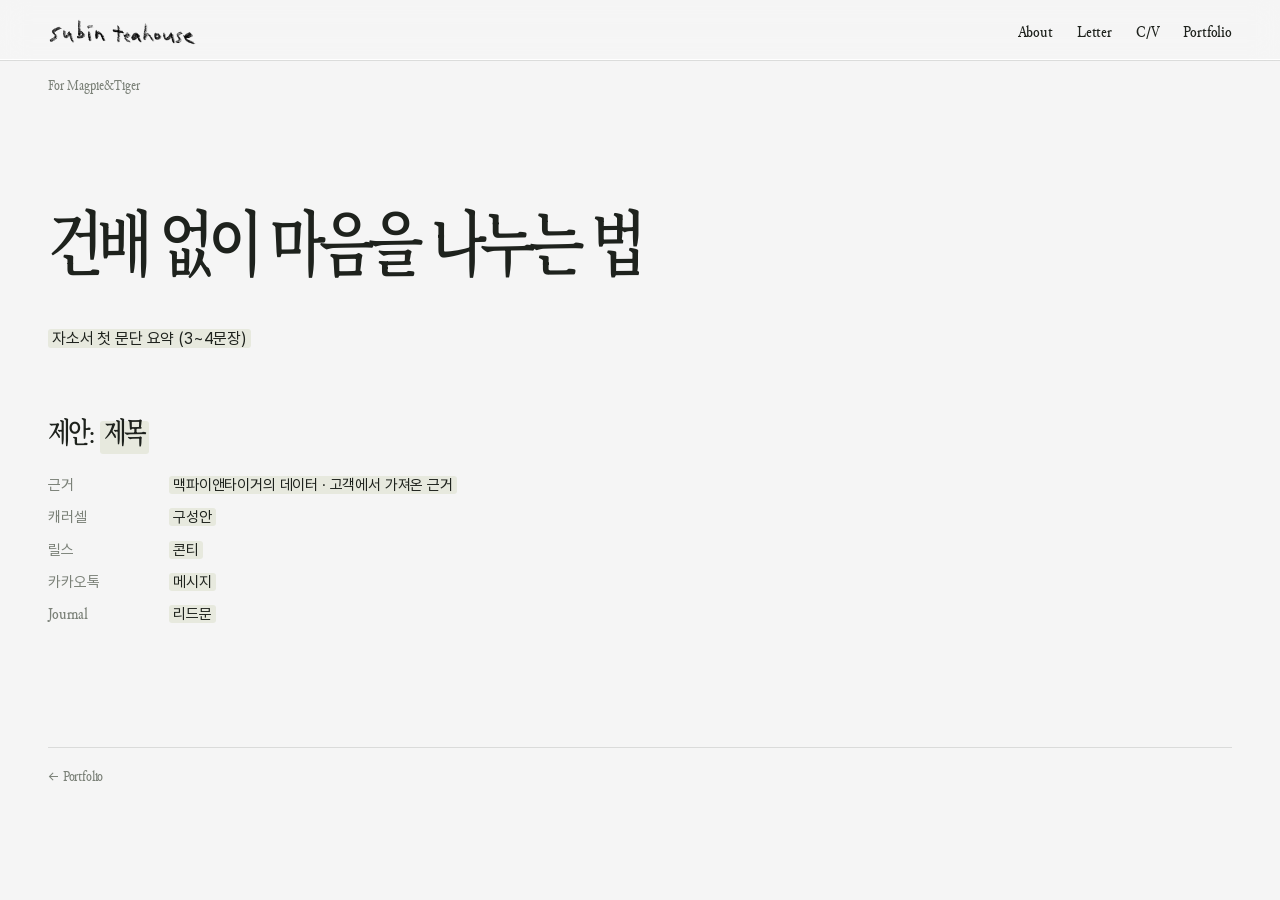
<file: magpie-and-tiger.html>
<!doctype html>
<html lang="ko">
<head>
  <meta charset="utf-8">
  <meta name="viewport" content="width=device-width, initial-scale=1">
  <!-- 링크를 받은 사람만 보는 페이지: 검색엔진에 노출하지 않고, 메인에서도 링크하지 않습니다 -->
  <meta name="robots" content="noindex, nofollow">
  <title>Magpie&amp;Tiger에게 — 조수빈</title>
  <link rel="icon" type="image/png" sizes="32x32" href="assets/icons/favicon-32.png">
  <link rel="icon" type="image/png" sizes="16x16" href="assets/icons/favicon-16.png">
  <link rel="icon" type="image/png" sizes="192x192" href="assets/icons/icon-192.png">
  <link rel="apple-touch-icon" href="assets/icons/apple-touch-icon.png">
  <link rel="preconnect" href="https://fonts.googleapis.com">
  <link rel="preconnect" href="https://fonts.gstatic.com" crossorigin>
  <link href="https://fonts.googleapis.com/css2?family=Noto+Serif+KR:wght@600&display=swap" rel="stylesheet">
  <link rel="stylesheet" href="assets/style.css">
</head>
<body>
  <header class="site-header">
    <a class="name logo" href="index.html?welcome" aria-label="subin teahouse — 조수빈, 홈으로"><img class="logo-mark" src="assets/img/name.png" alt="" width="539" height="101"></a>
    <nav class="site-nav">
      <a href="about.html">About</a>
      <a href="letter.html">Letter</a>
      <a href="cv.html">C/V</a>
      <a href="portfolio.html">Portfolio</a>
    </nav>
  </header>

  <main class="article">
    <p class="caption"><span class="en">For Magpie&amp;Tiger</span></p>
    <h1>건배 없이 마음을 나누는 법</h1>

    <p><span class="todo">자소서 첫 문단 요약 (3~4문장)</span></p>

    <h2>제안: <span class="todo">제목</span></h2>
    <dl class="facts">
      <dt>근거</dt><dd><span class="todo">맥파이앤타이거의 데이터 · 고객에서 가져온 근거</span></dd>
      <dt>캐러셀</dt><dd><span class="todo">구성안</span></dd>
      <dt>릴스</dt><dd><span class="todo">콘티</span></dd>
      <dt>카카오톡</dt><dd><span class="todo">메시지</span></dd>
      <dt>Journal</dt><dd><span class="todo">리드문</span></dd>
    </dl>
  </main>

  <footer class="site-footer"><a href="portfolio.html">← Portfolio</a></footer>
  <script src="assets/ko-wrap.js"></script>
</body>
</html>
</file>
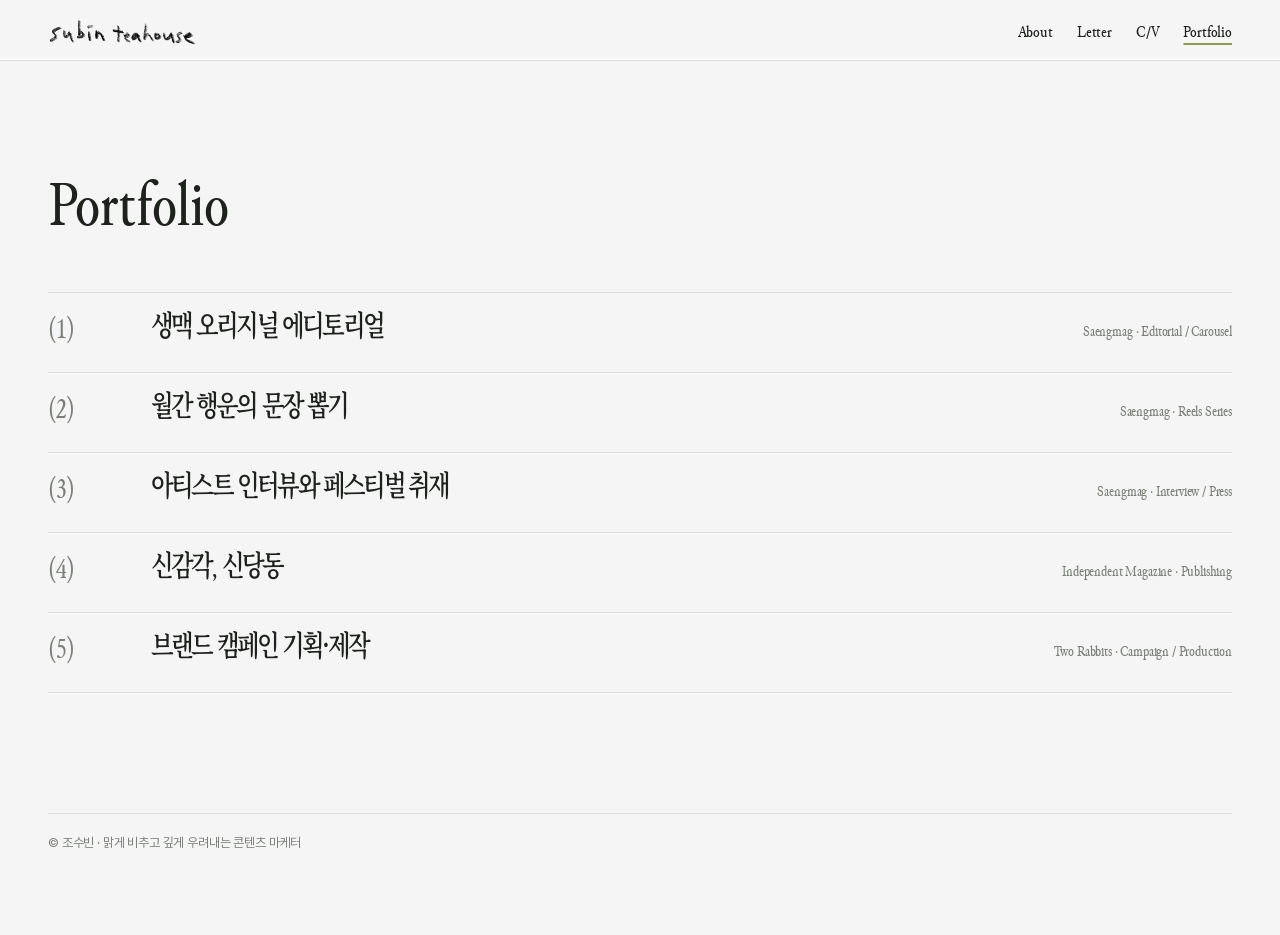
<file: portfolio.html>
<!doctype html>
<html lang="ko">
<head>
  <meta charset="utf-8">
  <meta name="viewport" content="width=device-width, initial-scale=1">
  <title>Portfolio — 조수빈</title>
  <link rel="icon" type="image/png" sizes="32x32" href="assets/icons/favicon-32.png">
  <link rel="icon" type="image/png" sizes="16x16" href="assets/icons/favicon-16.png">
  <link rel="icon" type="image/png" sizes="192x192" href="assets/icons/icon-192.png">
  <link rel="apple-touch-icon" href="assets/icons/apple-touch-icon.png">
  <link rel="preconnect" href="https://fonts.googleapis.com">
  <link rel="preconnect" href="https://fonts.gstatic.com" crossorigin>
  <link href="https://fonts.googleapis.com/css2?family=Noto+Serif+KR:wght@600&display=swap" rel="stylesheet">
  <link rel="stylesheet" href="assets/style.css">
</head>
<body>
  <header class="site-header">
    <a class="name logo" href="index.html?welcome" aria-label="subin teahouse — 조수빈, 홈으로"><img class="logo-mark" src="assets/img/name.png" alt="" width="539" height="101"></a>
    <nav class="site-nav">
      <a href="about.html">About</a>
      <a href="letter.html">Letter</a>
      <a href="cv.html">C/V</a>
      <a href="portfolio.html" aria-current="page">Portfolio</a>
    </nav>
  </header>

  <main>
    <h1 class="page-title">Portfolio</h1>

    <ol class="index">
      <li><a href="projects/01.html" aria-describedby="why-01"><span class="num">(1)</span><span class="title"><span class="t-name">생맥 오리지널 에디토리얼</span><span class="t-why" id="why-01" aria-hidden="true">왜 1080×1350에는 진정성을 담을 수 없다고 생각할까?</span></span><span class="meta">Saengmag · Editorial / Carousel</span></a></li>
      <li><a href="projects/02.html" aria-describedby="why-02"><span class="num">(2)</span><span class="title"><span class="t-name">월간 행운의 문장 뽑기</span><span class="t-why" id="why-02" aria-hidden="true">왜 텍스트는 릴스에서 살아남기 어렵다고 생각할까?</span></span><span class="meta">Saengmag · Reels Series</span></a></li>
      <li><a href="projects/03.html" aria-describedby="why-03"><span class="num">(3)</span><span class="title"><span class="t-name">아티스트 인터뷰와 페스티벌 취재</span><span class="t-why" id="why-03" aria-hidden="true">왜 인터뷰는 길고 무거워야 할까?</span></span><span class="meta">Saengmag · Interview / Press</span></a></li>
      <li><a href="projects/04.html" aria-describedby="why-04"><span class="num">(4)</span><span class="title"><span class="t-name">신감각, 신당동</span><span class="t-why" id="why-04" aria-hidden="true">왜 신당동을 이야기할 때는 늘 트렌드부터 말할까?</span></span><span class="meta">Independent Magazine · Publishing</span></a></li>
      <li><a href="projects/05.html" aria-describedby="why-05"><span class="num">(5)</span><span class="title"><span class="t-name">브랜드 캠페인 기획·제작</span><span class="t-why" id="why-05" aria-hidden="true">왜 카피라이터의 일은 카피에서 끝나야 할까?</span></span><span class="meta">Two Rabbits · Campaign / Production</span></a></li>
      <!-- (*) 그밖에: 노션 '그밖에' 행이 채워지면 아카이브 페이지와 함께 다시 엽니다
      <li><a href="#"><span class="num">(*)</span><span class="title">그밖에</span><span class="meta">Archive</span></a></li>
      -->
    </ol>
  </main>

  <footer class="site-footer">© 조수빈 · 맑게 비추고 깊게 우려내는 콘텐츠 마케터</footer>
  <script src="assets/ko-wrap.js"></script>
  <script>
    // 호버 질문이 우측 캡션을 넘지 않도록, 한 줄에 들어가게 글자 크기만 줄입니다
    function fitWhy() {
      document.querySelectorAll(".index .t-why").forEach(q => {
        q.style.fontSize = "";
        const fit = q.parentElement.clientWidth / q.scrollWidth;
        if (fit < 1) q.style.fontSize = (parseFloat(getComputedStyle(q).fontSize) * fit).toFixed(1) + "px";
      });
    }
    document.fonts.ready.then(fitWhy);
    window.addEventListener("resize", fitWhy);
  </script>
</body>
</html>
</file>
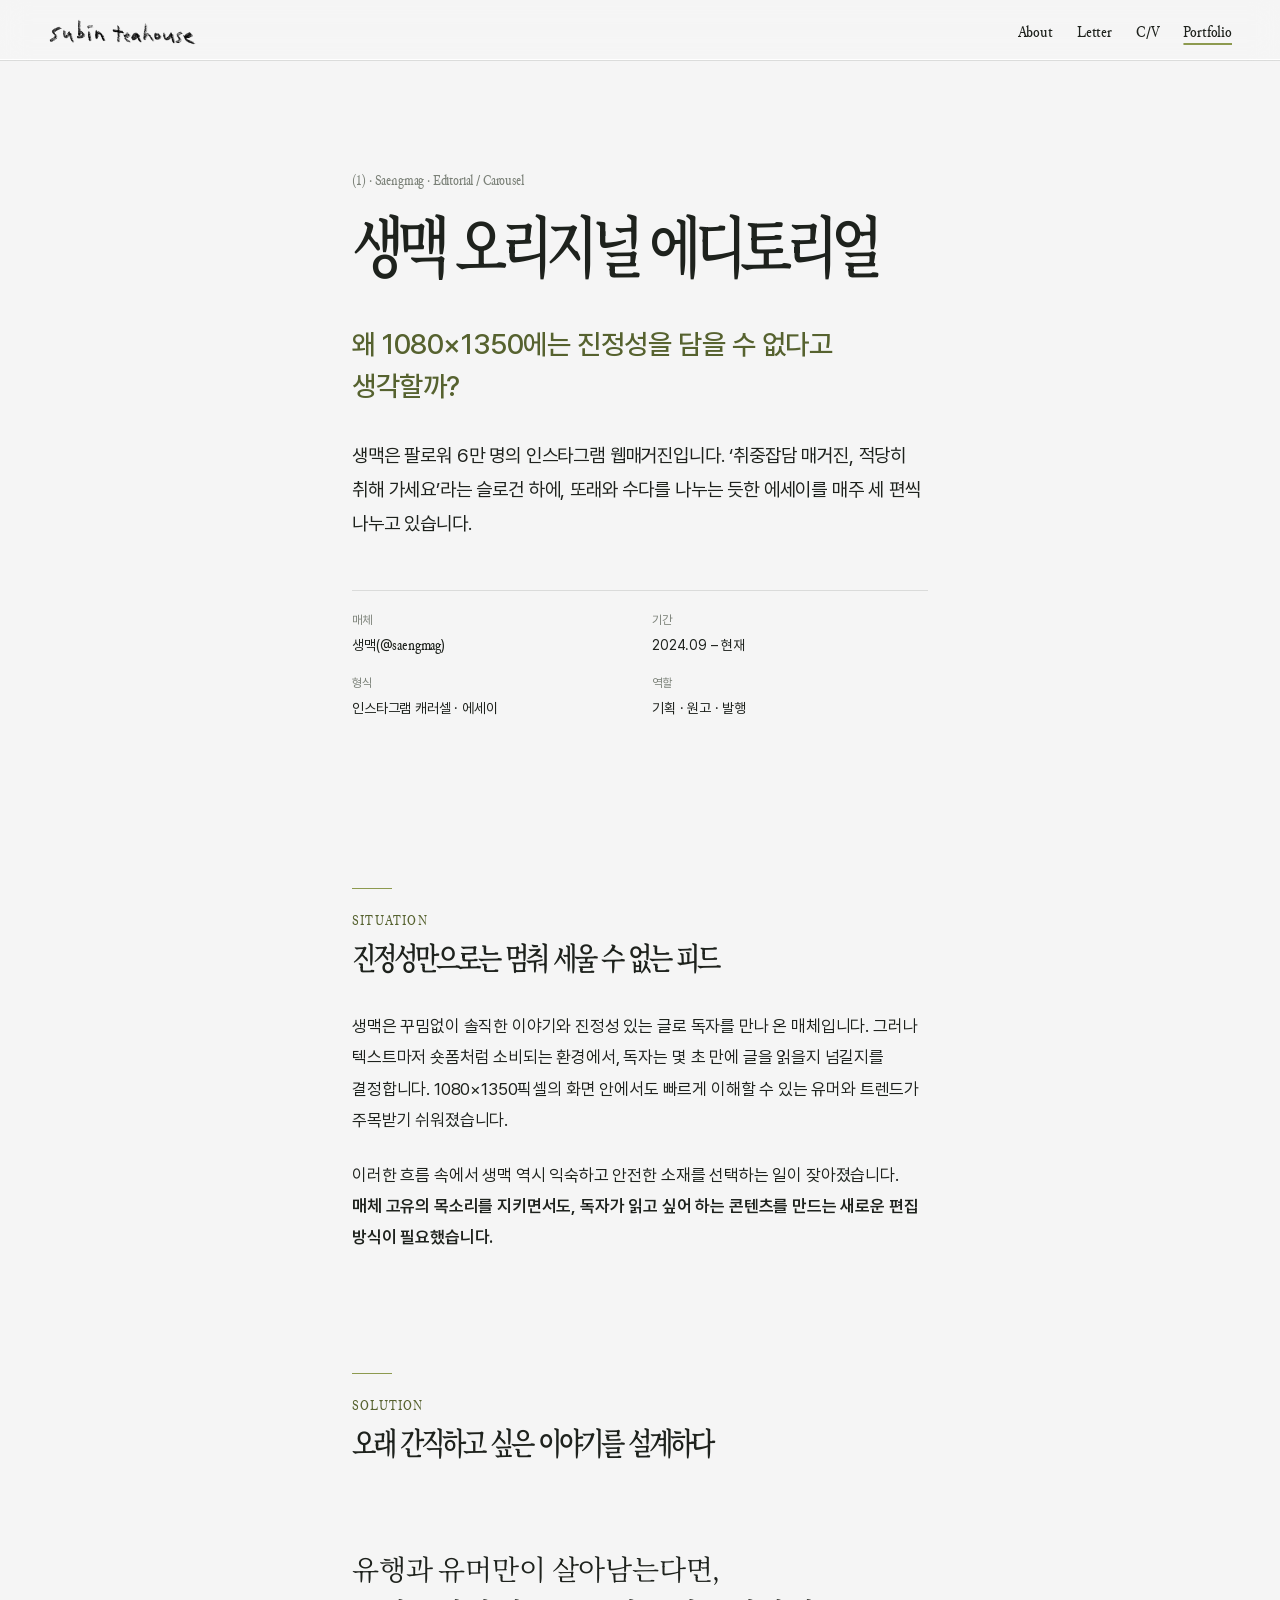
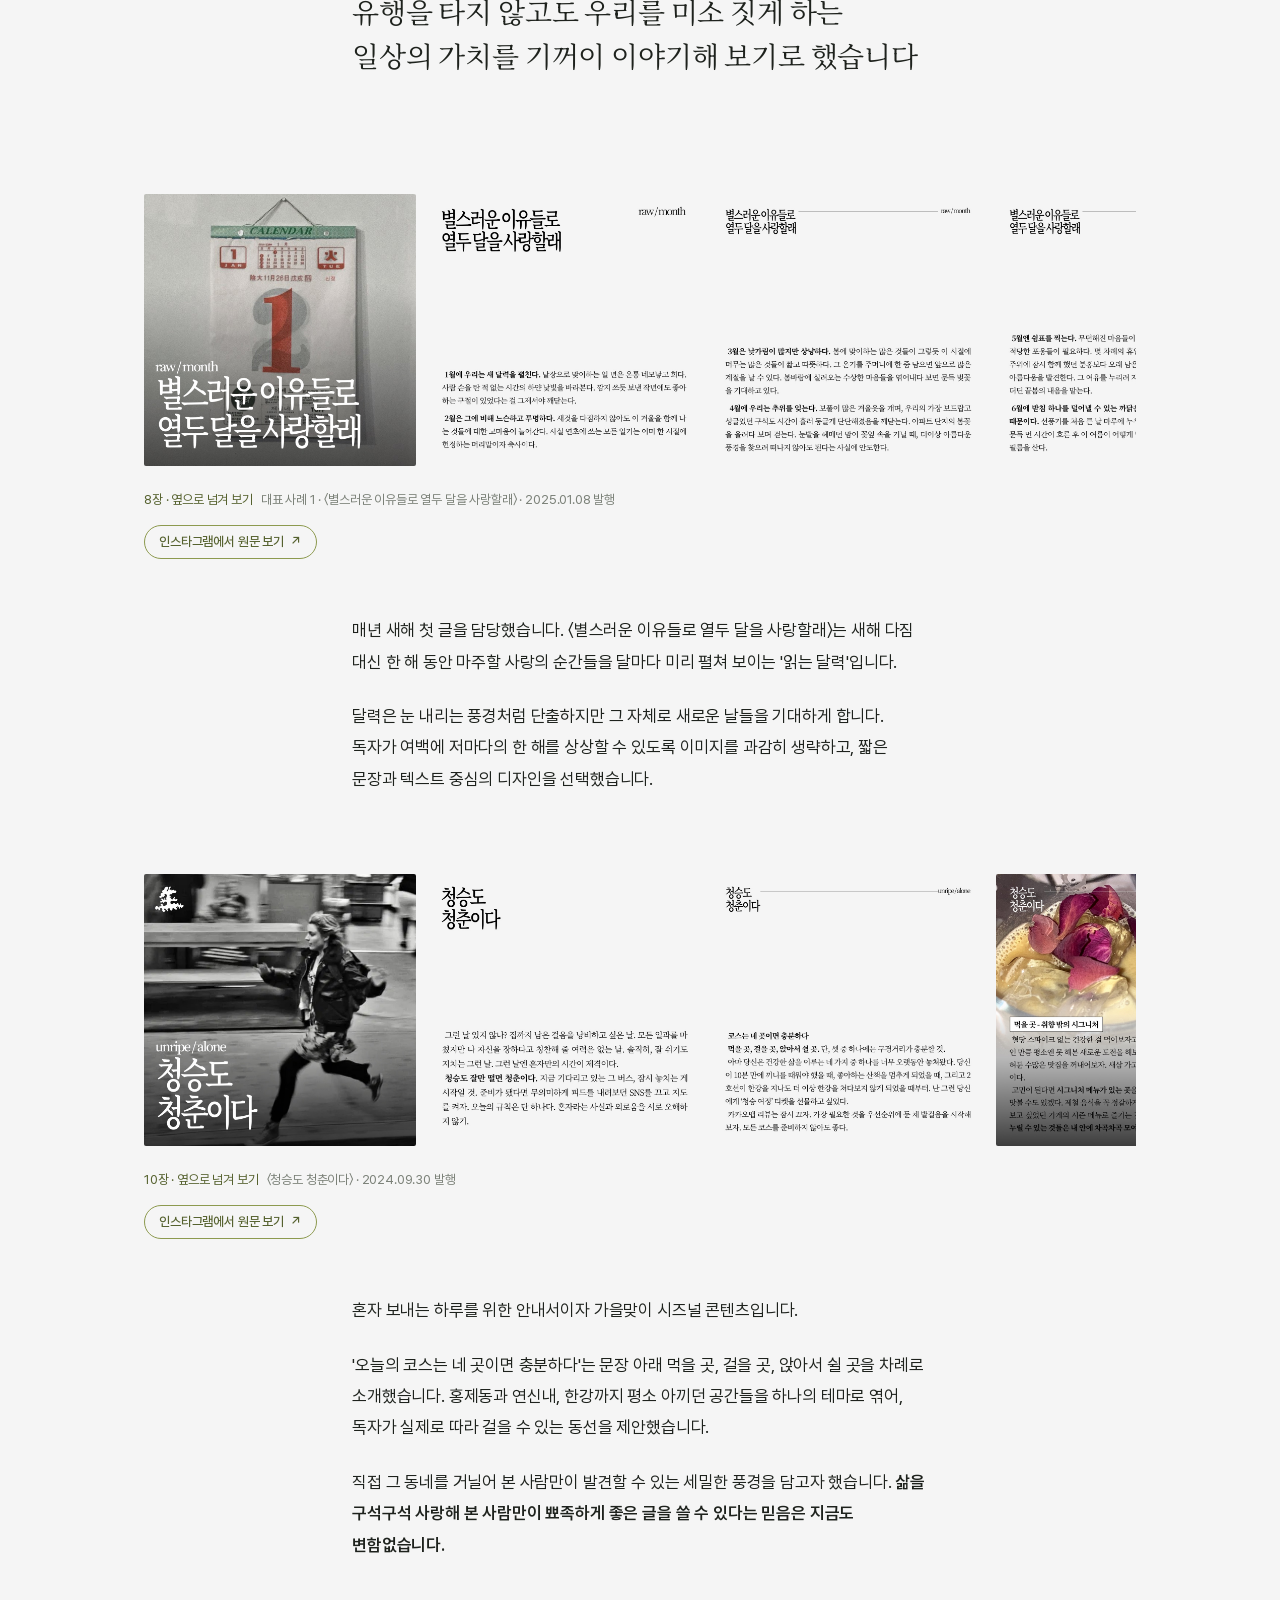
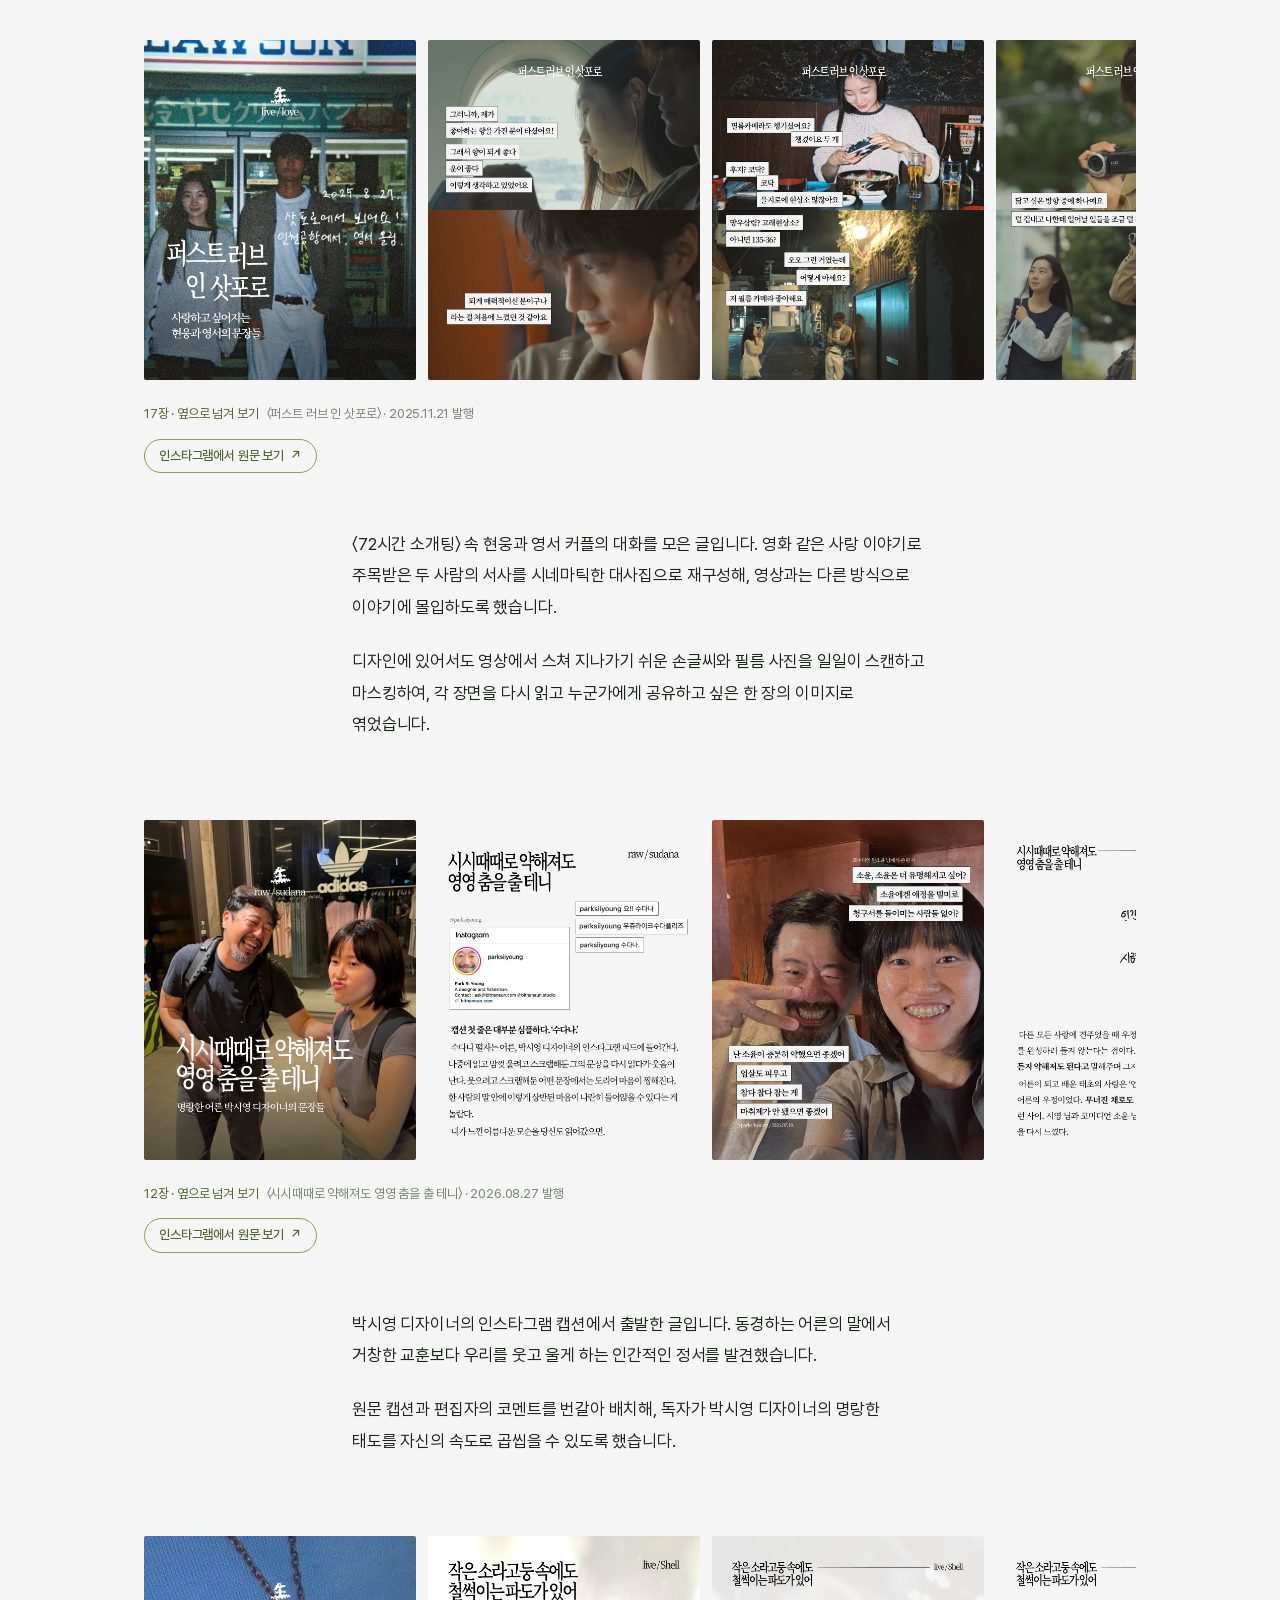
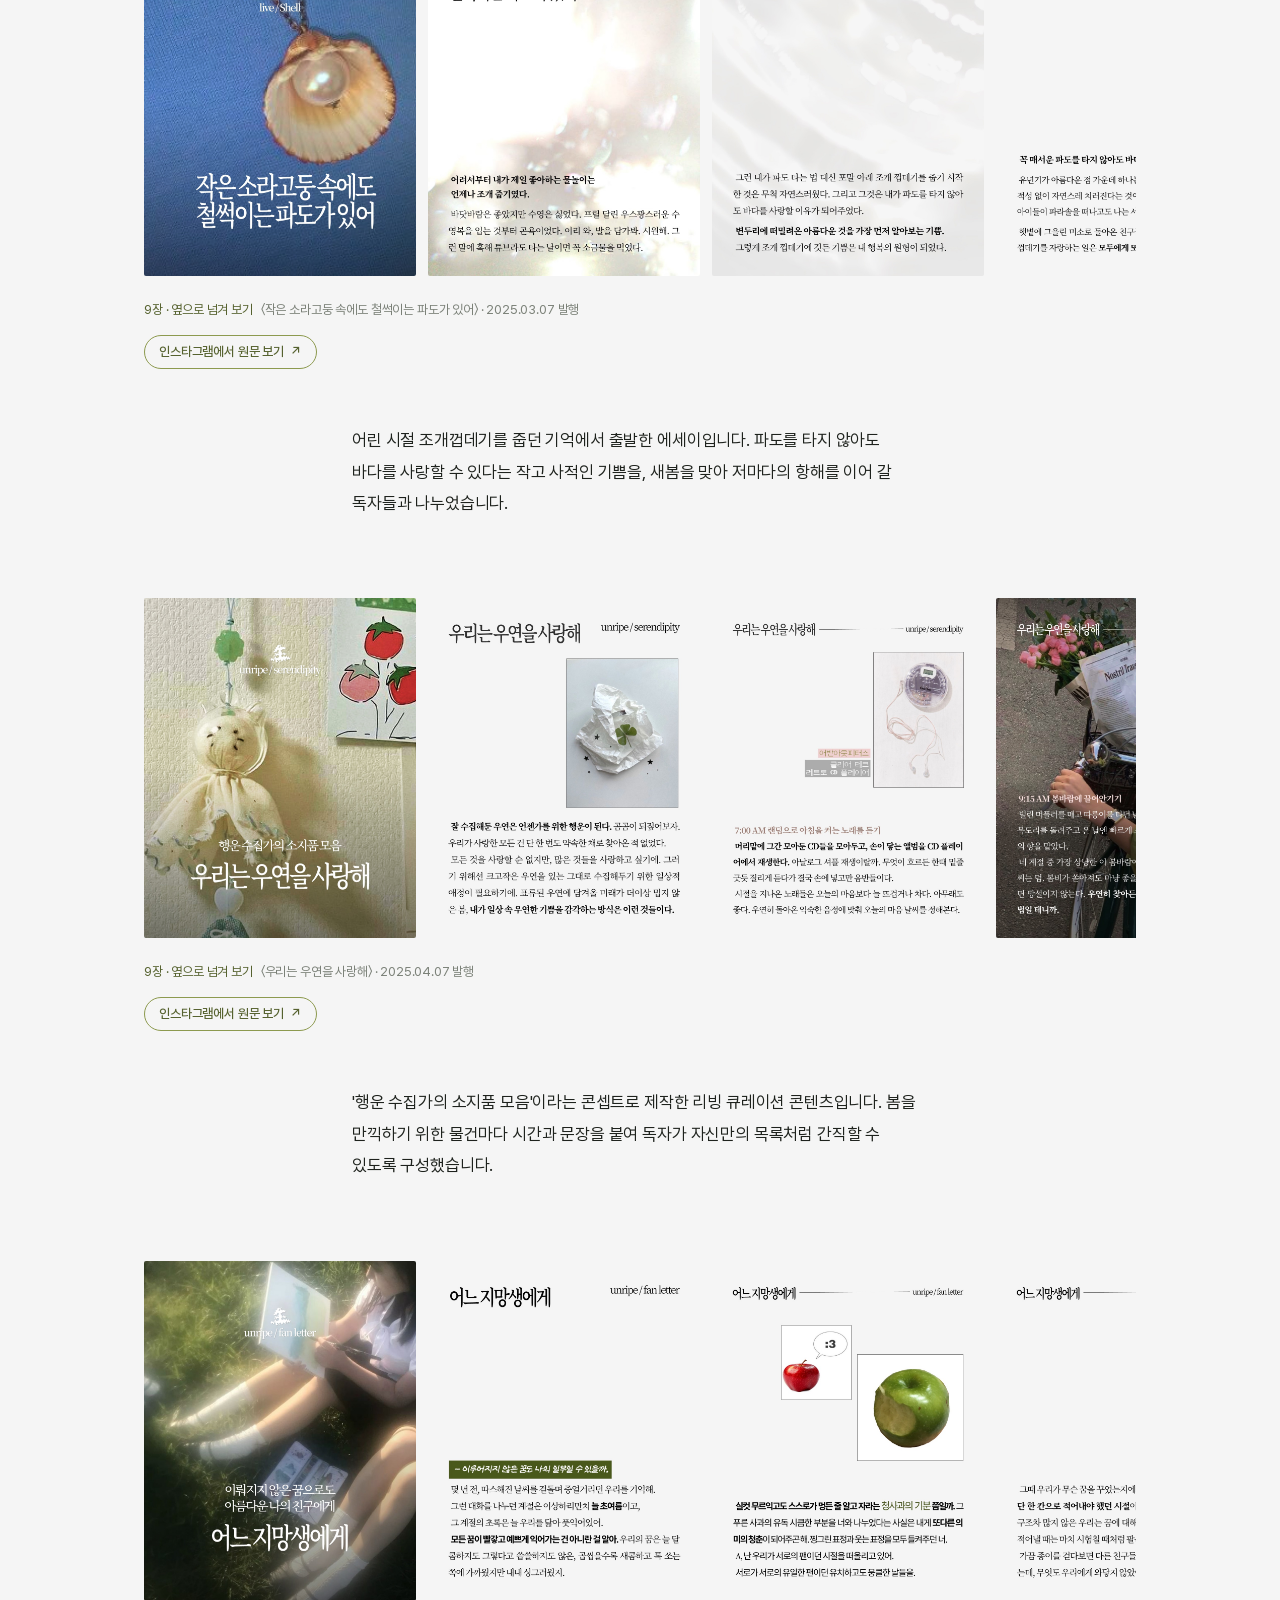
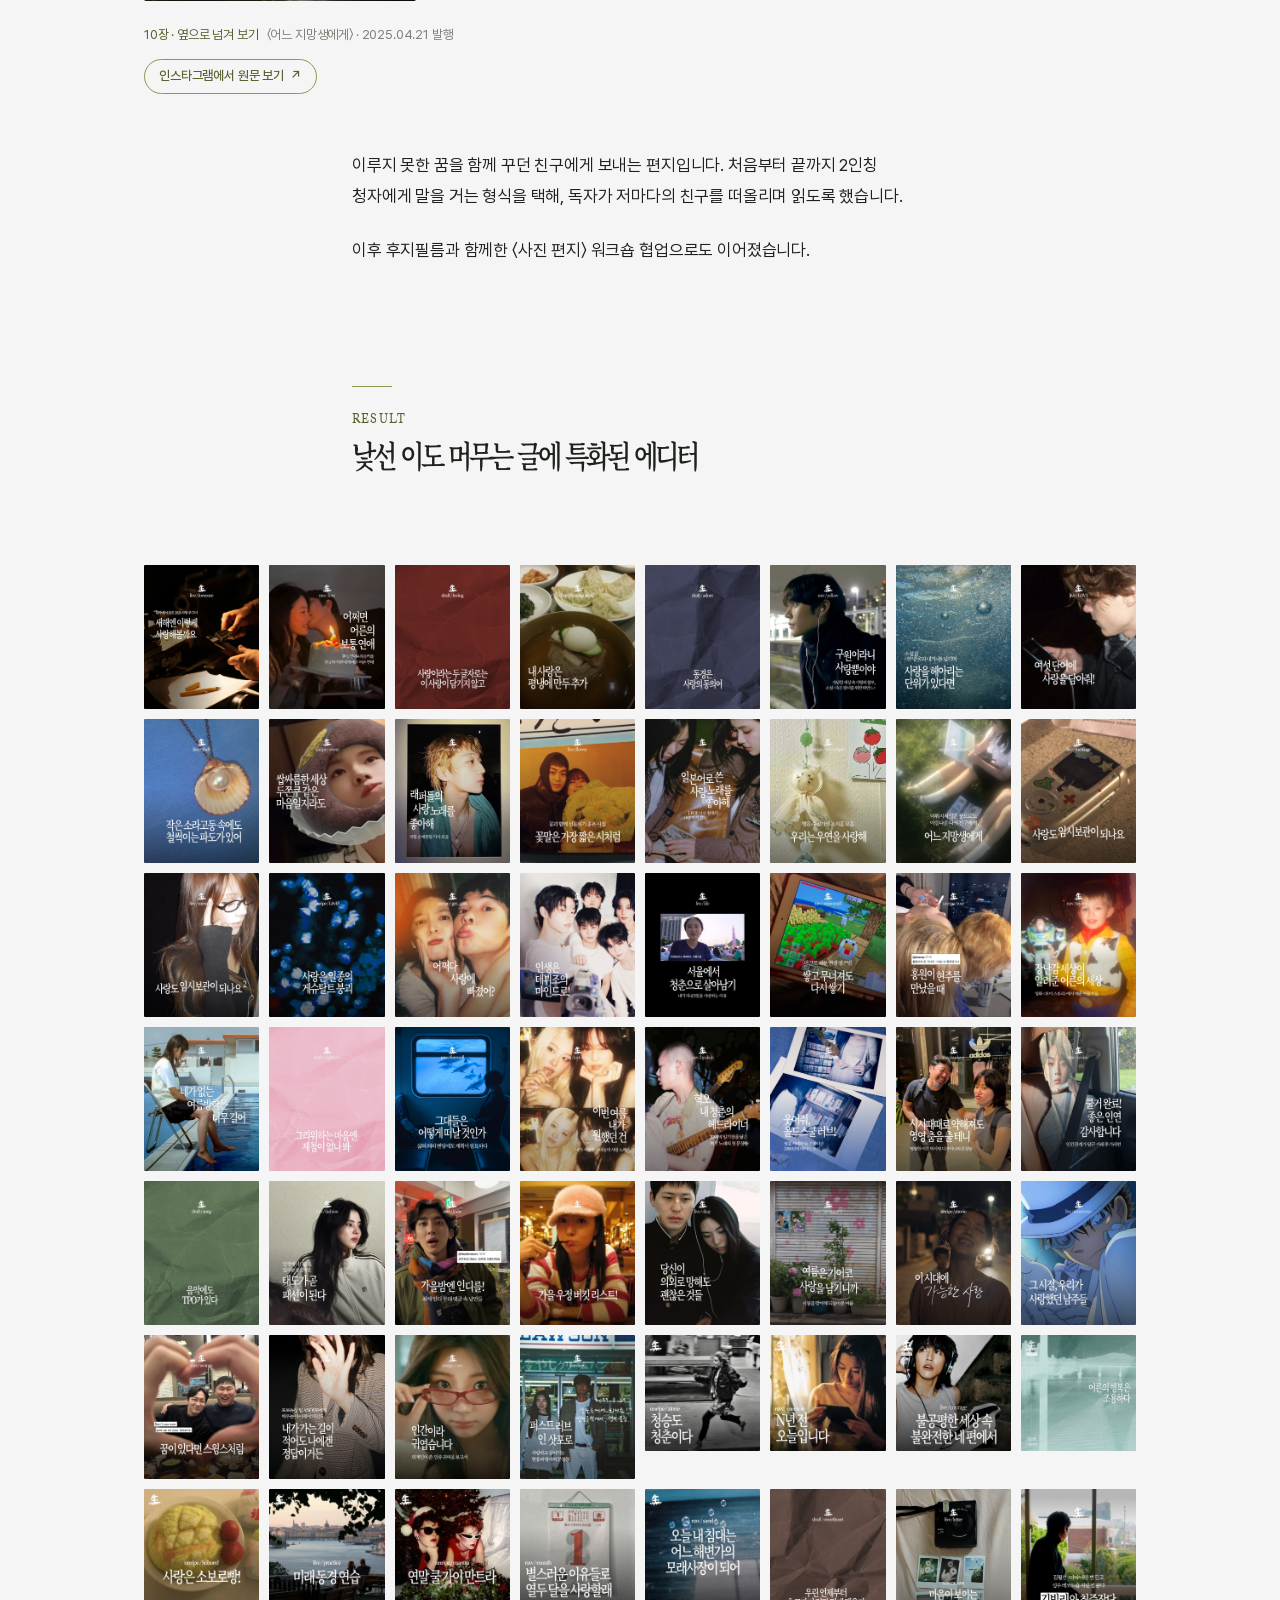
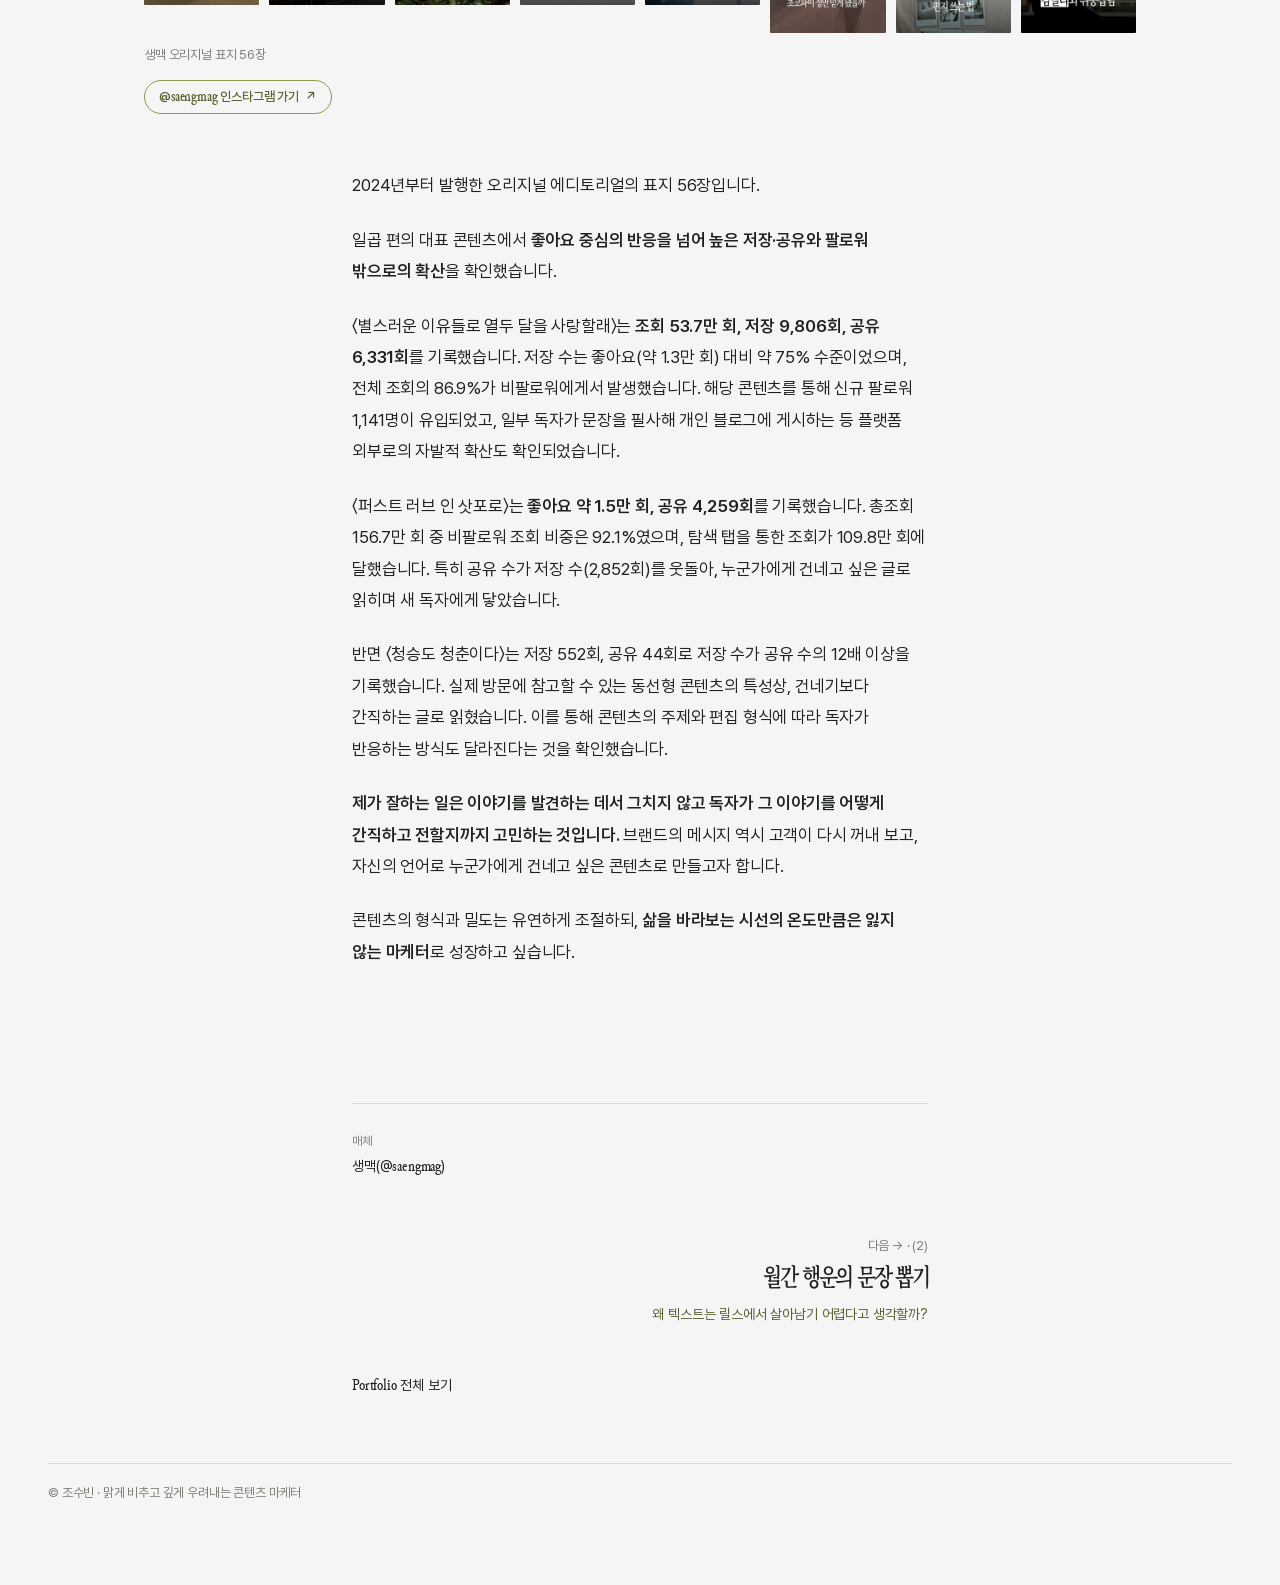
<file: projects/01.html>
<!doctype html>
<html lang="ko">
<head>
  <meta charset="utf-8">
  <meta name="viewport" content="width=device-width, initial-scale=1">
  <title>생맥 오리지널 에디토리얼 — 조수빈</title>
  <meta name="description" content="왜 1080×1350에는 진정성을 담을 수 없다고 생각할까?">
  <link rel="icon" type="image/png" sizes="32x32" href="../assets/icons/favicon-32.png">
  <link rel="icon" type="image/png" sizes="16x16" href="../assets/icons/favicon-16.png">
  <link rel="icon" type="image/png" sizes="192x192" href="../assets/icons/icon-192.png">
  <link rel="apple-touch-icon" href="../assets/icons/apple-touch-icon.png">
  <link rel="preconnect" href="https://fonts.googleapis.com">
  <link rel="preconnect" href="https://fonts.gstatic.com" crossorigin>
  <link href="https://fonts.googleapis.com/css2?family=Noto+Serif+KR:wght@600&display=swap" rel="stylesheet">
  <link rel="stylesheet" href="../assets/style.css">
  <link rel="stylesheet" href="../assets/journal.css">
</head>
<body>
  <!-- 이 파일은 tools/build.py가 content/projects/01.json으로 만듭니다. 직접 고치지 말고 JSON을 고친 뒤 다시 빌드하세요. -->
  <header class="site-header">
    <a class="name logo" href="../index.html?welcome" aria-label="subin teahouse — 조수빈, 홈으로"><img class="logo-mark" src="../assets/img/name.png" alt="" width="539" height="101"></a>
    <nav class="site-nav">
      <a href="../about.html">About</a>
      <a href="../letter.html">Letter</a>
      <a href="../cv.html">C/V</a>
      <a href="../portfolio.html" aria-current="page">Portfolio</a>
    </nav>
  </header>

  <article class="journal">
  <header class="j-head">
    <p class="j-kicker"><span class="num">(1)</span> · Saengmag · Editorial / Carousel</p>
    <h1 class="j-title">생맥 오리지널 에디토리얼</h1>
    <p class="j-why">왜 1080×1350에는 진정성을 담을 수 없다고 생각할까?</p>
    <p class="j-dek">생맥은 팔로워 6만 명의 인스타그램 웹매거진입니다. ‘취중잡담 매거진, 적당히 취해 가세요’라는 슬로건 하에, 또래와 수다를 나누는 듯한 에세이를 매주 세 편씩 나누고 있습니다.</p>
    <dl class="j-meta">
      <div><dt>매체</dt><dd>생맥(@saengmag)</dd></div>
      <div><dt>기간</dt><dd>2024.09 – 현재</dd></div>
      <div><dt>형식</dt><dd>인스타그램 캐러셀 · 에세이</dd></div>
      <div><dt>역할</dt><dd>기획 · 원고 · 발행</dd></div>
    </dl>
  </header>

  <h2 class="j-sec" id="situation"><span class="j-sec-label">Situation</span><span class="j-sec-title">진정성만으로는 멈춰 세울 수 없는 피드</span></h2>

  <p class="j-p">생맥은 꾸밈없이 솔직한 이야기와 진정성 있는 글로 독자를 만나 온 매체입니다. 그러나 텍스트마저 숏폼처럼 소비되는 환경에서, 독자는 몇 초 만에 글을 읽을지 넘길지를 결정합니다. 1080×1350픽셀의 화면 안에서도 빠르게 이해할 수 있는 유머와 트렌드가 주목받기 쉬워졌습니다.</p>

  <p class="j-p">이러한 흐름 속에서 생맥 역시 익숙하고 안전한 소재를 선택하는 일이 잦아졌습니다. <strong>매체 고유의 목소리를 지키면서도, 독자가 읽고 싶어 하는 콘텐츠를 만드는 새로운 편집 방식이 필요했습니다.</strong></p>

  <h2 class="j-sec" id="solution"><span class="j-sec-label">Solution</span><span class="j-sec-title">오래 간직하고 싶은 이야기를 설계하다</span></h2>

  <blockquote class="j-quote"><p>유행과 유머만이 살아남는다면,<br>유행을 타지 않고도 우리를 미소 짓게 하는<br>일상의 가치를 기꺼이 이야기해 보기로 했습니다</p></blockquote>

  <figure class="j-fig j-carousel is-wide">
    <ol class="j-slides" tabindex="0" aria-label="캐러셀 8장">
      <li><img src="../assets/media/01/byeolseureoun/01.jpg" alt="별스러운 이유들로 열두 달을 사랑할래 1장" loading="lazy" style="aspect-ratio: 1 / 1"></li>
      <li><img src="../assets/media/01/byeolseureoun/02.jpg" alt="별스러운 이유들로 열두 달을 사랑할래 2장" loading="lazy" style="aspect-ratio: 1 / 1"></li>
      <li><img src="../assets/media/01/byeolseureoun/03.jpg" alt="별스러운 이유들로 열두 달을 사랑할래 3장" loading="lazy" style="aspect-ratio: 1 / 1"></li>
      <li><img src="../assets/media/01/byeolseureoun/04.jpg" alt="별스러운 이유들로 열두 달을 사랑할래 4장" loading="lazy" style="aspect-ratio: 1 / 1"></li>
      <li><img src="../assets/media/01/byeolseureoun/05.jpg" alt="별스러운 이유들로 열두 달을 사랑할래 5장" loading="lazy" style="aspect-ratio: 1 / 1"></li>
      <li><img src="../assets/media/01/byeolseureoun/06.jpg" alt="별스러운 이유들로 열두 달을 사랑할래 6장" loading="lazy" style="aspect-ratio: 1 / 1"></li>
      <li><img src="../assets/media/01/byeolseureoun/07.jpg" alt="별스러운 이유들로 열두 달을 사랑할래 7장" loading="lazy" style="aspect-ratio: 1 / 1"></li>
      <li><img src="../assets/media/01/byeolseureoun/08.jpg" alt="별스러운 이유들로 열두 달을 사랑할래 8장" loading="lazy" style="aspect-ratio: 1 / 1"></li>
    </ol>
    <figcaption class="j-cap"><span class="j-cap-hint">8장 · 옆으로 넘겨 보기</span>대표 사례 1 · 〈별스러운 이유들로 열두 달을 사랑할래〉 · 2025.01.08 발행</figcaption>
    <div class="j-btn-row"><a class="j-link-btn" href="https://www.instagram.com/p/DEkFe1DJmBs/" target="_blank" rel="noopener">인스타그램에서 원문 보기<span aria-hidden="true">↗</span></a></div>
  </figure>

  <p class="j-p">매년 새해 첫 글을 담당했습니다. 〈별스러운 이유들로 열두 달을 사랑할래〉는 새해 다짐 대신 한 해 동안 마주할 사랑의 순간들을 달마다 미리 펼쳐 보이는 '읽는 달력'입니다.</p>

  <p class="j-p">달력은 눈 내리는 풍경처럼 단출하지만 그 자체로 새로운 날들을 기대하게 합니다. 독자가 여백에 저마다의 한 해를 상상할 수 있도록 이미지를 과감히 생략하고, 짧은 문장과 텍스트 중심의 디자인을 선택했습니다.</p>

  <figure class="j-fig j-carousel is-wide">
    <ol class="j-slides" tabindex="0" aria-label="캐러셀 10장">
      <li><img src="../assets/media/01/cheongseung/01.jpg" alt="청승도 청춘이다 1장" loading="lazy" style="aspect-ratio: 1 / 1"></li>
      <li><img src="../assets/media/01/cheongseung/02.jpg" alt="청승도 청춘이다 2장" loading="lazy" style="aspect-ratio: 1 / 1"></li>
      <li><img src="../assets/media/01/cheongseung/03.jpg" alt="청승도 청춘이다 3장" loading="lazy" style="aspect-ratio: 1 / 1"></li>
      <li><img src="../assets/media/01/cheongseung/04.jpg" alt="청승도 청춘이다 4장" loading="lazy" style="aspect-ratio: 1 / 1"></li>
      <li><img src="../assets/media/01/cheongseung/05.jpg" alt="청승도 청춘이다 5장" loading="lazy" style="aspect-ratio: 1 / 1"></li>
      <li><img src="../assets/media/01/cheongseung/06.jpg" alt="청승도 청춘이다 6장" loading="lazy" style="aspect-ratio: 1 / 1"></li>
      <li><img src="../assets/media/01/cheongseung/07.jpg" alt="청승도 청춘이다 7장" loading="lazy" style="aspect-ratio: 1 / 1"></li>
      <li><img src="../assets/media/01/cheongseung/08.jpg" alt="청승도 청춘이다 8장" loading="lazy" style="aspect-ratio: 1 / 1"></li>
      <li><img src="../assets/media/01/cheongseung/09.jpg" alt="청승도 청춘이다 9장" loading="lazy" style="aspect-ratio: 1 / 1"></li>
      <li><img src="../assets/media/01/cheongseung/10.jpg" alt="청승도 청춘이다 10장" loading="lazy" style="aspect-ratio: 1 / 1"></li>
    </ol>
    <figcaption class="j-cap"><span class="j-cap-hint">10장 · 옆으로 넘겨 보기</span>〈청승도 청춘이다〉 · 2024.09.30 발행</figcaption>
    <div class="j-btn-row"><a class="j-link-btn" href="https://www.instagram.com/p/DAim8NHTCxS/" target="_blank" rel="noopener">인스타그램에서 원문 보기<span aria-hidden="true">↗</span></a></div>
  </figure>

  <p class="j-p">혼자 보내는 하루를 위한 안내서이자 가을맞이 시즈널 콘텐츠입니다.</p>

  <p class="j-p">'오늘의 코스는 네 곳이면 충분하다'는 문장 아래 먹을 곳, 걸을 곳, 앉아서 쉴 곳을 차례로 소개했습니다. 홍제동과 연신내, 한강까지 평소 아끼던 공간들을 하나의 테마로 엮어, 독자가 실제로 따라 걸을 수 있는 동선을 제안했습니다.</p>

  <p class="j-p">직접 그 동네를 거닐어 본 사람만이 발견할 수 있는 세밀한 풍경을 담고자 했습니다. <strong>삶을 구석구석 사랑해 본 사람만이 뾰족하게 좋은 글을 쓸 수 있다는 믿음은 지금도 변함없습니다.</strong></p>

  <figure class="j-fig j-carousel is-wide">
    <ol class="j-slides" tabindex="0" aria-label="캐러셀 17장">
      <li><img src="../assets/media/01/sapporo/01.jpg" alt="퍼스트 러브 인 삿포로 1장" loading="lazy" style="aspect-ratio: 4 / 5"></li>
      <li><img src="../assets/media/01/sapporo/02.jpg" alt="퍼스트 러브 인 삿포로 2장" loading="lazy" style="aspect-ratio: 4 / 5"></li>
      <li><img src="../assets/media/01/sapporo/03.jpg" alt="퍼스트 러브 인 삿포로 3장" loading="lazy" style="aspect-ratio: 4 / 5"></li>
      <li><img src="../assets/media/01/sapporo/04.jpg" alt="퍼스트 러브 인 삿포로 4장" loading="lazy" style="aspect-ratio: 4 / 5"></li>
      <li><img src="../assets/media/01/sapporo/05.jpg" alt="퍼스트 러브 인 삿포로 5장" loading="lazy" style="aspect-ratio: 4 / 5"></li>
      <li><img src="../assets/media/01/sapporo/06.jpg" alt="퍼스트 러브 인 삿포로 6장" loading="lazy" style="aspect-ratio: 4 / 5"></li>
      <li><img src="../assets/media/01/sapporo/07.jpg" alt="퍼스트 러브 인 삿포로 7장" loading="lazy" style="aspect-ratio: 4 / 5"></li>
      <li><img src="../assets/media/01/sapporo/08.jpg" alt="퍼스트 러브 인 삿포로 8장" loading="lazy" style="aspect-ratio: 4 / 5"></li>
      <li><img src="../assets/media/01/sapporo/09.jpg" alt="퍼스트 러브 인 삿포로 9장" loading="lazy" style="aspect-ratio: 4 / 5"></li>
      <li><img src="../assets/media/01/sapporo/10.jpg" alt="퍼스트 러브 인 삿포로 10장" loading="lazy" style="aspect-ratio: 4 / 5"></li>
      <li><img src="../assets/media/01/sapporo/11.jpg" alt="퍼스트 러브 인 삿포로 11장" loading="lazy" style="aspect-ratio: 4 / 5"></li>
      <li><img src="../assets/media/01/sapporo/12.jpg" alt="퍼스트 러브 인 삿포로 12장" loading="lazy" style="aspect-ratio: 4 / 5"></li>
      <li><img src="../assets/media/01/sapporo/13.jpg" alt="퍼스트 러브 인 삿포로 13장" loading="lazy" style="aspect-ratio: 4 / 5"></li>
      <li><img src="../assets/media/01/sapporo/14.jpg" alt="퍼스트 러브 인 삿포로 14장" loading="lazy" style="aspect-ratio: 4 / 5"></li>
      <li><img src="../assets/media/01/sapporo/15.jpg" alt="퍼스트 러브 인 삿포로 15장" loading="lazy" style="aspect-ratio: 4 / 5"></li>
      <li><img src="../assets/media/01/sapporo/16.jpg" alt="퍼스트 러브 인 삿포로 16장" loading="lazy" style="aspect-ratio: 4 / 5"></li>
      <li><img src="../assets/media/01/sapporo/17.jpg" alt="퍼스트 러브 인 삿포로 17장" loading="lazy" style="aspect-ratio: 4 / 5"></li>
    </ol>
    <figcaption class="j-cap"><span class="j-cap-hint">17장 · 옆으로 넘겨 보기</span>〈퍼스트 러브 인 삿포로〉 · 2025.11.21 발행</figcaption>
    <div class="j-btn-row"><a class="j-link-btn" href="https://www.instagram.com/p/DRUVYkvE_5z/" target="_blank" rel="noopener">인스타그램에서 원문 보기<span aria-hidden="true">↗</span></a></div>
  </figure>

  <p class="j-p">〈72시간 소개팅〉 속 현웅과 영서 커플의 대화를 모은 글입니다. 영화 같은 사랑 이야기로 주목받은 두 사람의 서사를 시네마틱한 대사집으로 재구성해, 영상과는 다른 방식으로 이야기에 몰입하도록 했습니다.</p>

  <p class="j-p">디자인에 있어서도 영상에서 스쳐 지나가기 쉬운 손글씨와 필름 사진을 일일이 스캔하고 마스킹하여, 각 장면을 다시 읽고 누군가에게 공유하고 싶은 한 장의 이미지로 엮었습니다.</p>

  <figure class="j-fig j-carousel is-wide">
    <ol class="j-slides" tabindex="0" aria-label="캐러셀 12장">
      <li><img src="../assets/media/01/sisittaettaero/01.jpg" alt="시시때때로 약해져도 영영 춤을 출 테니 1장" loading="lazy" style="aspect-ratio: 4 / 5"></li>
      <li><img src="../assets/media/01/sisittaettaero/02.jpg" alt="시시때때로 약해져도 영영 춤을 출 테니 2장" loading="lazy" style="aspect-ratio: 4 / 5"></li>
      <li><img src="../assets/media/01/sisittaettaero/03.jpg" alt="시시때때로 약해져도 영영 춤을 출 테니 3장" loading="lazy" style="aspect-ratio: 4 / 5"></li>
      <li><img src="../assets/media/01/sisittaettaero/04.jpg" alt="시시때때로 약해져도 영영 춤을 출 테니 4장" loading="lazy" style="aspect-ratio: 4 / 5"></li>
      <li><img src="../assets/media/01/sisittaettaero/05.jpg" alt="시시때때로 약해져도 영영 춤을 출 테니 5장" loading="lazy" style="aspect-ratio: 4 / 5"></li>
      <li><img src="../assets/media/01/sisittaettaero/06.jpg" alt="시시때때로 약해져도 영영 춤을 출 테니 6장" loading="lazy" style="aspect-ratio: 4 / 5"></li>
      <li><img src="../assets/media/01/sisittaettaero/07.jpg" alt="시시때때로 약해져도 영영 춤을 출 테니 7장" loading="lazy" style="aspect-ratio: 4 / 5"></li>
      <li><img src="../assets/media/01/sisittaettaero/08.jpg" alt="시시때때로 약해져도 영영 춤을 출 테니 8장" loading="lazy" style="aspect-ratio: 4 / 5"></li>
      <li><img src="../assets/media/01/sisittaettaero/09.jpg" alt="시시때때로 약해져도 영영 춤을 출 테니 9장" loading="lazy" style="aspect-ratio: 4 / 5"></li>
      <li><img src="../assets/media/01/sisittaettaero/10.jpg" alt="시시때때로 약해져도 영영 춤을 출 테니 10장" loading="lazy" style="aspect-ratio: 4 / 5"></li>
      <li><img src="../assets/media/01/sisittaettaero/11.jpg" alt="시시때때로 약해져도 영영 춤을 출 테니 11장" loading="lazy" style="aspect-ratio: 4 / 5"></li>
      <li><img src="../assets/media/01/sisittaettaero/12.jpg" alt="시시때때로 약해져도 영영 춤을 출 테니 12장" loading="lazy" style="aspect-ratio: 4 / 5"></li>
    </ol>
    <figcaption class="j-cap"><span class="j-cap-hint">12장 · 옆으로 넘겨 보기</span>〈시시때때로 약해져도 영영 춤을 출 테니〉 · 2026.08.27 발행</figcaption>
    <div class="j-btn-row"><a class="j-link-btn" href="https://www.instagram.com/p/Dch45Mpkyfg/" target="_blank" rel="noopener">인스타그램에서 원문 보기<span aria-hidden="true">↗</span></a></div>
  </figure>

  <p class="j-p">박시영 디자이너의 인스타그램 캡션에서 출발한 글입니다. 동경하는 어른의 말에서 거창한 교훈보다 우리를 웃고 울게 하는 인간적인 정서를 발견했습니다.</p>

  <p class="j-p">원문 캡션과 편집자의 코멘트를 번갈아 배치해, 독자가 박시영 디자이너의 명랑한 태도를 자신의 속도로 곱씹을 수 있도록 했습니다.</p>

  <figure class="j-fig j-carousel is-wide">
    <ol class="j-slides" tabindex="0" aria-label="캐러셀 9장">
      <li><img src="../assets/media/01/soragodung/01.jpg" alt="작은 소라고둥 속에도 철썩이는 파도가 있어 1장" loading="lazy" style="aspect-ratio: 4 / 5"></li>
      <li><img src="../assets/media/01/soragodung/02.jpg" alt="작은 소라고둥 속에도 철썩이는 파도가 있어 2장" loading="lazy" style="aspect-ratio: 4 / 5"></li>
      <li><img src="../assets/media/01/soragodung/03.jpg" alt="작은 소라고둥 속에도 철썩이는 파도가 있어 3장" loading="lazy" style="aspect-ratio: 4 / 5"></li>
      <li><img src="../assets/media/01/soragodung/04.jpg" alt="작은 소라고둥 속에도 철썩이는 파도가 있어 4장" loading="lazy" style="aspect-ratio: 4 / 5"></li>
      <li><img src="../assets/media/01/soragodung/05.jpg" alt="작은 소라고둥 속에도 철썩이는 파도가 있어 5장" loading="lazy" style="aspect-ratio: 4 / 5"></li>
      <li><img src="../assets/media/01/soragodung/06.jpg" alt="작은 소라고둥 속에도 철썩이는 파도가 있어 6장" loading="lazy" style="aspect-ratio: 4 / 5"></li>
      <li><img src="../assets/media/01/soragodung/07.jpg" alt="작은 소라고둥 속에도 철썩이는 파도가 있어 7장" loading="lazy" style="aspect-ratio: 4 / 5"></li>
      <li><img src="../assets/media/01/soragodung/08.jpg" alt="작은 소라고둥 속에도 철썩이는 파도가 있어 8장" loading="lazy" style="aspect-ratio: 4 / 5"></li>
      <li><img src="../assets/media/01/soragodung/09.jpg" alt="작은 소라고둥 속에도 철썩이는 파도가 있어 9장" loading="lazy" style="aspect-ratio: 4 / 5"></li>
    </ol>
    <figcaption class="j-cap"><span class="j-cap-hint">9장 · 옆으로 넘겨 보기</span>〈작은 소라고둥 속에도 철썩이는 파도가 있어〉 · 2025.03.07 발행</figcaption>
    <div class="j-btn-row"><a class="j-link-btn" href="https://www.instagram.com/p/DG5bmMLTqun/" target="_blank" rel="noopener">인스타그램에서 원문 보기<span aria-hidden="true">↗</span></a></div>
  </figure>

  <p class="j-p">어린 시절 조개껍데기를 줍던 기억에서 출발한 에세이입니다. 파도를 타지 않아도 바다를 사랑할 수 있다는 작고 사적인 기쁨을, 새봄을 맞아 저마다의 항해를 이어 갈 독자들과 나누었습니다.</p>

  <figure class="j-fig j-carousel is-wide">
    <ol class="j-slides" tabindex="0" aria-label="캐러셀 9장">
      <li><img src="../assets/media/01/uyeon/01.jpg" alt="우리는 우연을 사랑해 1장" loading="lazy" style="aspect-ratio: 4 / 5"></li>
      <li><img src="../assets/media/01/uyeon/02.jpg" alt="우리는 우연을 사랑해 2장" loading="lazy" style="aspect-ratio: 4 / 5"></li>
      <li><img src="../assets/media/01/uyeon/03.jpg" alt="우리는 우연을 사랑해 3장" loading="lazy" style="aspect-ratio: 4 / 5"></li>
      <li><img src="../assets/media/01/uyeon/04.jpg" alt="우리는 우연을 사랑해 4장" loading="lazy" style="aspect-ratio: 4 / 5"></li>
      <li><img src="../assets/media/01/uyeon/05.jpg" alt="우리는 우연을 사랑해 5장" loading="lazy" style="aspect-ratio: 4 / 5"></li>
      <li><img src="../assets/media/01/uyeon/06.jpg" alt="우리는 우연을 사랑해 6장" loading="lazy" style="aspect-ratio: 4 / 5"></li>
      <li><img src="../assets/media/01/uyeon/07.jpg" alt="우리는 우연을 사랑해 7장" loading="lazy" style="aspect-ratio: 4 / 5"></li>
      <li><img src="../assets/media/01/uyeon/08.jpg" alt="우리는 우연을 사랑해 8장" loading="lazy" style="aspect-ratio: 4 / 5"></li>
      <li><img src="../assets/media/01/uyeon/09.jpg" alt="우리는 우연을 사랑해 9장" loading="lazy" style="aspect-ratio: 4 / 5"></li>
    </ol>
    <figcaption class="j-cap"><span class="j-cap-hint">9장 · 옆으로 넘겨 보기</span>〈우리는 우연을 사랑해〉 · 2025.04.07 발행</figcaption>
    <div class="j-btn-row"><a class="j-link-btn" href="https://www.instagram.com/p/DIJJd6xTs_N/" target="_blank" rel="noopener">인스타그램에서 원문 보기<span aria-hidden="true">↗</span></a></div>
  </figure>

  <p class="j-p">'행운 수집가의 소지품 모음'이라는 콘셉트로 제작한 리빙 큐레이션 콘텐츠입니다. 봄을 만끽하기 위한 물건마다 시간과 문장을 붙여 독자가 자신만의 목록처럼 간직할 수 있도록 구성했습니다.</p>

  <figure class="j-fig j-carousel is-wide">
    <ol class="j-slides" tabindex="0" aria-label="캐러셀 10장">
      <li><img src="../assets/media/01/jimangsaeng/01.jpg" alt="어느 지망생에게 1장" loading="lazy" style="aspect-ratio: 4 / 5"></li>
      <li><img src="../assets/media/01/jimangsaeng/02.jpg" alt="어느 지망생에게 2장" loading="lazy" style="aspect-ratio: 4 / 5"></li>
      <li><img src="../assets/media/01/jimangsaeng/03.jpg" alt="어느 지망생에게 3장" loading="lazy" style="aspect-ratio: 4 / 5"></li>
      <li><img src="../assets/media/01/jimangsaeng/04.jpg" alt="어느 지망생에게 4장" loading="lazy" style="aspect-ratio: 4 / 5"></li>
      <li><img src="../assets/media/01/jimangsaeng/05.jpg" alt="어느 지망생에게 5장" loading="lazy" style="aspect-ratio: 4 / 5"></li>
      <li><img src="../assets/media/01/jimangsaeng/06.jpg" alt="어느 지망생에게 6장" loading="lazy" style="aspect-ratio: 4 / 5"></li>
      <li><img src="../assets/media/01/jimangsaeng/07.jpg" alt="어느 지망생에게 7장" loading="lazy" style="aspect-ratio: 4 / 5"></li>
      <li><img src="../assets/media/01/jimangsaeng/08.jpg" alt="어느 지망생에게 8장" loading="lazy" style="aspect-ratio: 4 / 5"></li>
      <li><img src="../assets/media/01/jimangsaeng/09.jpg" alt="어느 지망생에게 9장" loading="lazy" style="aspect-ratio: 4 / 5"></li>
      <li><img src="../assets/media/01/jimangsaeng/10.jpg" alt="어느 지망생에게 10장" loading="lazy" style="aspect-ratio: 4 / 5"></li>
    </ol>
    <figcaption class="j-cap"><span class="j-cap-hint">10장 · 옆으로 넘겨 보기</span>〈어느 지망생에게〉 · 2025.04.21 발행</figcaption>
    <div class="j-btn-row"><a class="j-link-btn" href="https://www.instagram.com/p/DItMaIdzsOh/" target="_blank" rel="noopener">인스타그램에서 원문 보기<span aria-hidden="true">↗</span></a></div>
  </figure>

  <p class="j-p">이루지 못한 꿈을 함께 꾸던 친구에게 보내는 편지입니다. 처음부터 끝까지 2인칭 청자에게 말을 거는 형식을 택해, 독자가 저마다의 친구를 떠올리며 읽도록 했습니다.</p>

  <p class="j-p">이후 후지필름과 함께한 〈사진 편지〉 워크숍 협업으로도 이어졌습니다.</p>

  <h2 class="j-sec" id="result"><span class="j-sec-label">Result</span><span class="j-sec-title">낯선 이도 머무는 글에 특화된 에디터</span></h2>

  <figure class="j-fig j-grid is-wide">
    <ul class="j-grid-list" style="--cols: 8; --mcols: 4">
      <li><img src="../assets/media/01/thumbs/01.jpg" alt="생맥 오리지널 표지" loading="lazy" style="aspect-ratio: 4 / 5"></li>
      <li><img src="../assets/media/01/thumbs/02.jpg" alt="생맥 오리지널 표지" loading="lazy" style="aspect-ratio: 4 / 5"></li>
      <li><img src="../assets/media/01/thumbs/03.jpg" alt="생맥 오리지널 표지" loading="lazy" style="aspect-ratio: 4 / 5"></li>
      <li><img src="../assets/media/01/thumbs/04.jpg" alt="생맥 오리지널 표지" loading="lazy" style="aspect-ratio: 4 / 5"></li>
      <li><img src="../assets/media/01/thumbs/05.jpg" alt="생맥 오리지널 표지" loading="lazy" style="aspect-ratio: 4 / 5"></li>
      <li><img src="../assets/media/01/thumbs/06.jpg" alt="생맥 오리지널 표지" loading="lazy" style="aspect-ratio: 4 / 5"></li>
      <li><img src="../assets/media/01/thumbs/07.jpg" alt="생맥 오리지널 표지" loading="lazy" style="aspect-ratio: 4 / 5"></li>
      <li><img src="../assets/media/01/thumbs/08.jpg" alt="생맥 오리지널 표지" loading="lazy" style="aspect-ratio: 4 / 5"></li>
      <li><img src="../assets/media/01/thumbs/09.jpg" alt="생맥 오리지널 표지" loading="lazy" style="aspect-ratio: 4 / 5"></li>
      <li><img src="../assets/media/01/thumbs/10.jpg" alt="생맥 오리지널 표지" loading="lazy" style="aspect-ratio: 4 / 5"></li>
      <li><img src="../assets/media/01/thumbs/11.jpg" alt="생맥 오리지널 표지" loading="lazy" style="aspect-ratio: 4 / 5"></li>
      <li><img src="../assets/media/01/thumbs/12.jpg" alt="생맥 오리지널 표지" loading="lazy" style="aspect-ratio: 4 / 5"></li>
      <li><img src="../assets/media/01/thumbs/13.jpg" alt="생맥 오리지널 표지" loading="lazy" style="aspect-ratio: 4 / 5"></li>
      <li><img src="../assets/media/01/thumbs/14.jpg" alt="생맥 오리지널 표지" loading="lazy" style="aspect-ratio: 4 / 5"></li>
      <li><img src="../assets/media/01/thumbs/15.jpg" alt="생맥 오리지널 표지" loading="lazy" style="aspect-ratio: 4 / 5"></li>
      <li><img src="../assets/media/01/thumbs/16.jpg" alt="생맥 오리지널 표지" loading="lazy" style="aspect-ratio: 4 / 5"></li>
      <li><img src="../assets/media/01/thumbs/17.jpg" alt="생맥 오리지널 표지" loading="lazy" style="aspect-ratio: 4 / 5"></li>
      <li><img src="../assets/media/01/thumbs/18.jpg" alt="생맥 오리지널 표지" loading="lazy" style="aspect-ratio: 4 / 5"></li>
      <li><img src="../assets/media/01/thumbs/19.jpg" alt="생맥 오리지널 표지" loading="lazy" style="aspect-ratio: 4 / 5"></li>
      <li><img src="../assets/media/01/thumbs/20.jpg" alt="생맥 오리지널 표지" loading="lazy" style="aspect-ratio: 4 / 5"></li>
      <li><img src="../assets/media/01/thumbs/21.jpg" alt="생맥 오리지널 표지" loading="lazy" style="aspect-ratio: 4 / 5"></li>
      <li><img src="../assets/media/01/thumbs/22.jpg" alt="생맥 오리지널 표지" loading="lazy" style="aspect-ratio: 4 / 5"></li>
      <li><img src="../assets/media/01/thumbs/23.jpg" alt="생맥 오리지널 표지" loading="lazy" style="aspect-ratio: 4 / 5"></li>
      <li><img src="../assets/media/01/thumbs/24.jpg" alt="생맥 오리지널 표지" loading="lazy" style="aspect-ratio: 4 / 5"></li>
      <li><img src="../assets/media/01/thumbs/25.jpg" alt="생맥 오리지널 표지" loading="lazy" style="aspect-ratio: 4 / 5"></li>
      <li><img src="../assets/media/01/thumbs/26.jpg" alt="생맥 오리지널 표지" loading="lazy" style="aspect-ratio: 4 / 5"></li>
      <li><img src="../assets/media/01/thumbs/27.jpg" alt="생맥 오리지널 표지" loading="lazy" style="aspect-ratio: 4 / 5"></li>
      <li><img src="../assets/media/01/thumbs/28.jpg" alt="생맥 오리지널 표지" loading="lazy" style="aspect-ratio: 4 / 5"></li>
      <li><img src="../assets/media/01/thumbs/29.jpg" alt="생맥 오리지널 표지" loading="lazy" style="aspect-ratio: 4 / 5"></li>
      <li><img src="../assets/media/01/thumbs/30.jpg" alt="생맥 오리지널 표지" loading="lazy" style="aspect-ratio: 4 / 5"></li>
      <li><img src="../assets/media/01/thumbs/31.jpg" alt="생맥 오리지널 표지" loading="lazy" style="aspect-ratio: 4 / 5"></li>
      <li><img src="../assets/media/01/thumbs/32.jpg" alt="생맥 오리지널 표지" loading="lazy" style="aspect-ratio: 4 / 5"></li>
      <li><img src="../assets/media/01/thumbs/33.jpg" alt="생맥 오리지널 표지" loading="lazy" style="aspect-ratio: 4 / 5"></li>
      <li><img src="../assets/media/01/thumbs/34.jpg" alt="생맥 오리지널 표지" loading="lazy" style="aspect-ratio: 4 / 5"></li>
      <li><img src="../assets/media/01/thumbs/35.jpg" alt="생맥 오리지널 표지" loading="lazy" style="aspect-ratio: 4 / 5"></li>
      <li><img src="../assets/media/01/thumbs/36.jpg" alt="생맥 오리지널 표지" loading="lazy" style="aspect-ratio: 4 / 5"></li>
      <li><img src="../assets/media/01/thumbs/37.jpg" alt="생맥 오리지널 표지" loading="lazy" style="aspect-ratio: 4 / 5"></li>
      <li><img src="../assets/media/01/thumbs/38.jpg" alt="생맥 오리지널 표지" loading="lazy" style="aspect-ratio: 4 / 5"></li>
      <li><img src="../assets/media/01/thumbs/39.jpg" alt="생맥 오리지널 표지" loading="lazy" style="aspect-ratio: 4 / 5"></li>
      <li><img src="../assets/media/01/thumbs/40.jpg" alt="생맥 오리지널 표지" loading="lazy" style="aspect-ratio: 4 / 5"></li>
      <li><img src="../assets/media/01/thumbs/41.jpg" alt="생맥 오리지널 표지" loading="lazy" style="aspect-ratio: 4 / 5"></li>
      <li><img src="../assets/media/01/thumbs/42.jpg" alt="생맥 오리지널 표지" loading="lazy" style="aspect-ratio: 4 / 5"></li>
      <li><img src="../assets/media/01/thumbs/43.jpg" alt="생맥 오리지널 표지" loading="lazy" style="aspect-ratio: 4 / 5"></li>
      <li><img src="../assets/media/01/thumbs/44.jpg" alt="생맥 오리지널 표지" loading="lazy" style="aspect-ratio: 4 / 5"></li>
      <li><img src="../assets/media/01/thumbs/45.jpg" alt="생맥 오리지널 표지" loading="lazy" style="aspect-ratio: 1 / 1"></li>
      <li><img src="../assets/media/01/thumbs/46.jpg" alt="생맥 오리지널 표지" loading="lazy" style="aspect-ratio: 1 / 1"></li>
      <li><img src="../assets/media/01/thumbs/47.jpg" alt="생맥 오리지널 표지" loading="lazy" style="aspect-ratio: 1 / 1"></li>
      <li><img src="../assets/media/01/thumbs/48.jpg" alt="생맥 오리지널 표지" loading="lazy" style="aspect-ratio: 1 / 1"></li>
      <li><img src="../assets/media/01/thumbs/49.jpg" alt="생맥 오리지널 표지" loading="lazy" style="aspect-ratio: 1 / 1"></li>
      <li><img src="../assets/media/01/thumbs/50.jpg" alt="생맥 오리지널 표지" loading="lazy" style="aspect-ratio: 1 / 1"></li>
      <li><img src="../assets/media/01/thumbs/51.jpg" alt="생맥 오리지널 표지" loading="lazy" style="aspect-ratio: 1 / 1"></li>
      <li><img src="../assets/media/01/thumbs/52.jpg" alt="생맥 오리지널 표지" loading="lazy" style="aspect-ratio: 1 / 1"></li>
      <li><img src="../assets/media/01/thumbs/53.jpg" alt="생맥 오리지널 표지" loading="lazy" style="aspect-ratio: 1 / 1"></li>
      <li><img src="../assets/media/01/thumbs/54.jpg" alt="생맥 오리지널 표지" loading="lazy" style="aspect-ratio: 4 / 5"></li>
      <li><img src="../assets/media/01/thumbs/55.jpg" alt="생맥 오리지널 표지" loading="lazy" style="aspect-ratio: 4 / 5"></li>
      <li><img src="../assets/media/01/thumbs/56.jpg" alt="생맥 오리지널 표지" loading="lazy" style="aspect-ratio: 4 / 5"></li>
    </ul>
    <figcaption class="j-cap">생맥 오리지널 표지 56장</figcaption>
    <div class="j-btn-row"><a class="j-link-btn" href="https://www.instagram.com/saengmag/" target="_blank" rel="noopener">@saengmag 인스타그램 가기<span aria-hidden="true">↗</span></a></div>
  </figure>

  <p class="j-p">2024년부터 발행한 오리지널 에디토리얼의 표지 56장입니다.</p>

  <p class="j-p">일곱 편의 대표 콘텐츠에서 <strong>좋아요 중심의 반응을 넘어 높은 저장·공유와 팔로워 밖으로의 확산</strong>을 확인했습니다.</p>

  <p class="j-p">〈별스러운 이유들로 열두 달을 사랑할래〉는 <strong>조회 53.7만 회, 저장 9,806회, 공유 6,331회</strong>를 기록했습니다. 저장 수는 좋아요(약 1.3만 회) 대비 약 75% 수준이었으며, 전체 조회의 86.9%가 비팔로워에게서 발생했습니다. 해당 콘텐츠를 통해 신규 팔로워 1,141명이 유입되었고, 일부 독자가 문장을 필사해 개인 블로그에 게시하는 등 플랫폼 외부로의 자발적 확산도 확인되었습니다.</p>

  <p class="j-p">〈퍼스트 러브 인 삿포로〉는 <strong>좋아요 약 1.5만 회, 공유 4,259회</strong>를 기록했습니다. 총조회 156.7만 회 중 비팔로워 조회 비중은 92.1%였으며, 탐색 탭을 통한 조회가 109.8만 회에 달했습니다. 특히 공유 수가 저장 수(2,852회)를 웃돌아, 누군가에게 건네고 싶은 글로 읽히며 새 독자에게 닿았습니다.</p>

  <p class="j-p">반면 〈청승도 청춘이다〉는 저장 552회, 공유 44회로 저장 수가 공유 수의 12배 이상을 기록했습니다. 실제 방문에 참고할 수 있는 동선형 콘텐츠의 특성상, 건네기보다 간직하는 글로 읽혔습니다. 이를 통해 콘텐츠의 주제와 편집 형식에 따라 독자가 반응하는 방식도 달라진다는 것을 확인했습니다.</p>

  <p class="j-p"><strong>제가 잘하는 일은 이야기를 발견하는 데서 그치지 않고 독자가 그 이야기를 어떻게 간직하고 전할지까지 고민하는 것입니다.</strong> 브랜드의 메시지 역시 고객이 다시 꺼내 보고, 자신의 언어로 누군가에게 건네고 싶은 콘텐츠로 만들고자 합니다.</p>

  <p class="j-p">콘텐츠의 형식과 밀도는 유연하게 조절하되, <strong>삶을 바라보는 시선의 온도만큼은 잃지 않는 마케터</strong>로 성장하고 싶습니다.</p>

  <footer class="j-foot">
    <dl class="j-credits">
      <div><dt>매체</dt><dd><a href="https://www.instagram.com/saengmag/">생맥(@saengmag)</a></dd></div>
    </dl>
    <nav class="j-nav" aria-label="다른 프로젝트">
      <span class="j-nav-empty"></span>
      <a class="j-nav-next" href="02.html" rel="next"><span class="j-nav-dir">다음 → · (2)</span><span class="j-nav-title title">월간 행운의 문장 뽑기</span><span class="j-nav-why">왜 텍스트는 릴스에서 살아남기 어렵다고 생각할까?</span></a>
    </nav>
    <p class="j-back"><a href="../portfolio.html">Portfolio 전체 보기</a></p>
  </footer>
  </article>

  <footer class="site-footer">© 조수빈 · 맑게 비추고 깊게 우려내는 콘텐츠 마케터</footer>
  <script src="../assets/ko-wrap.js"></script>
</body>
</html>
</file>
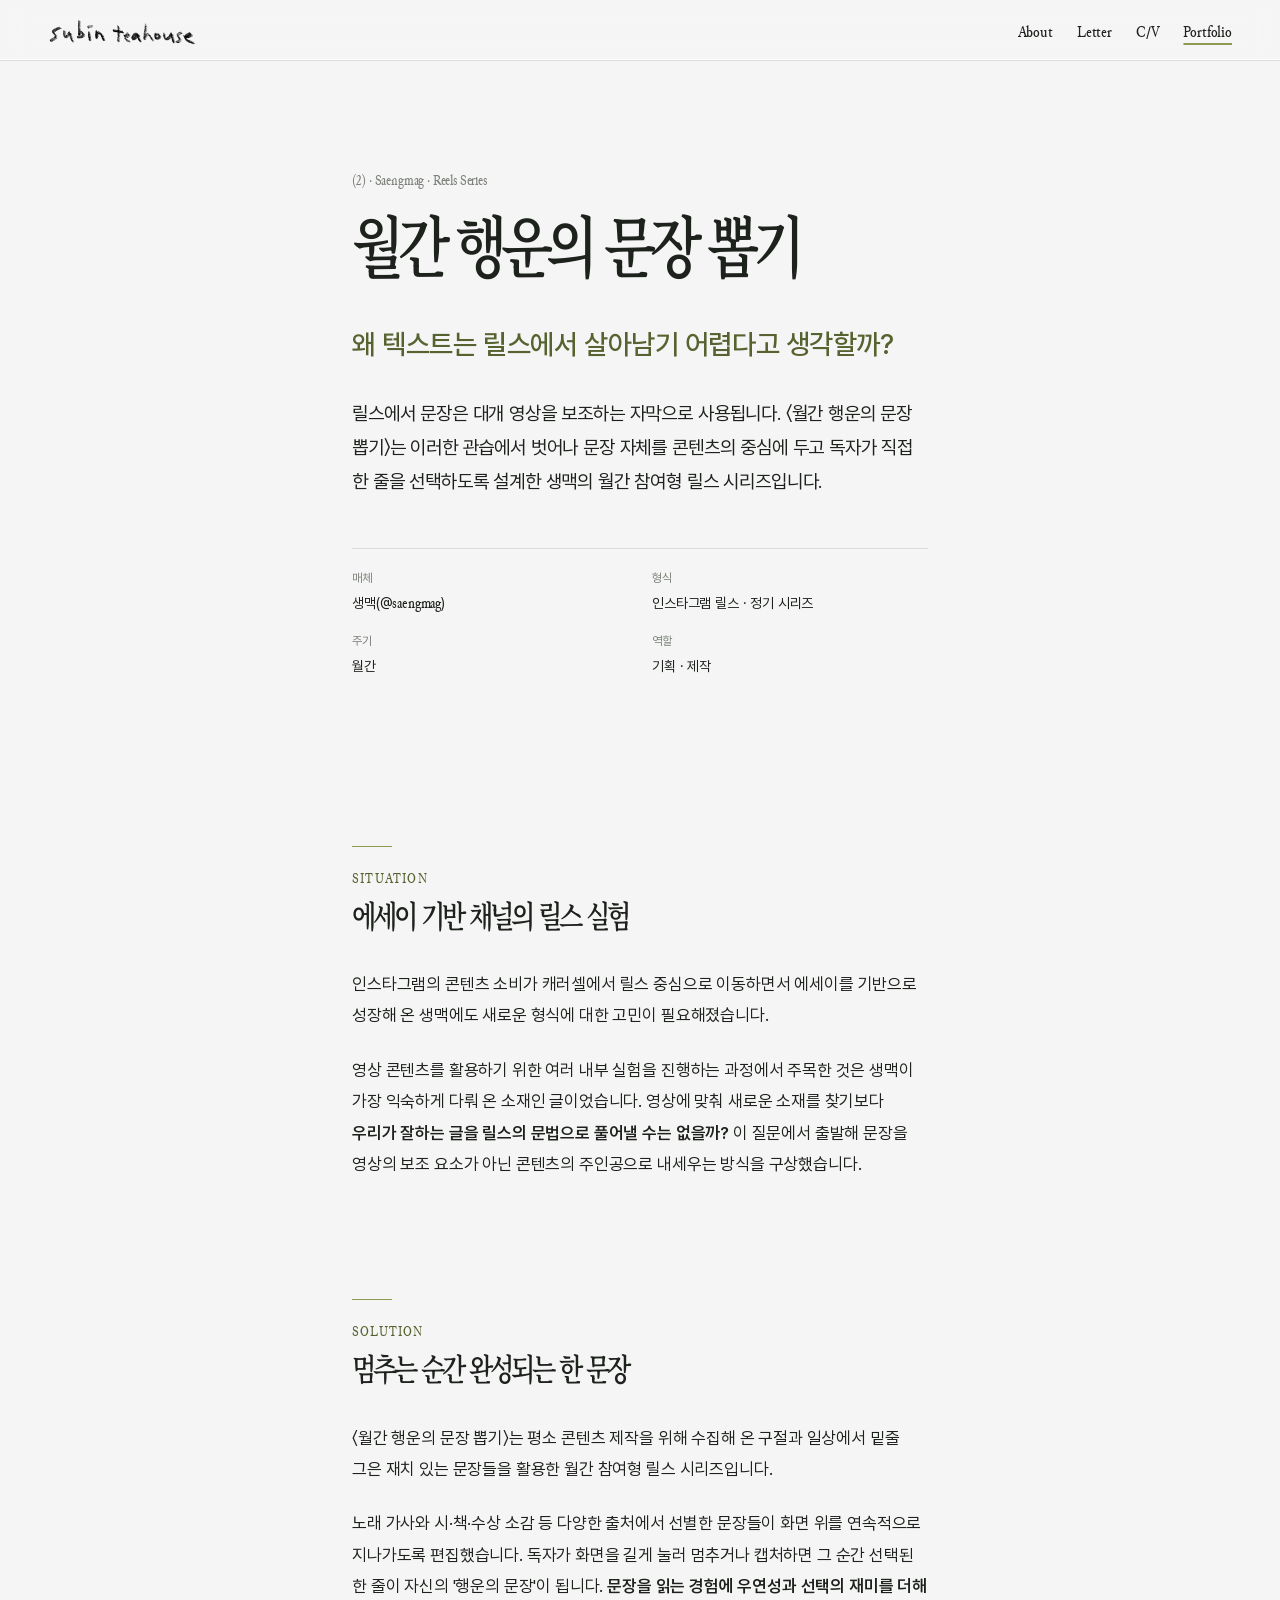
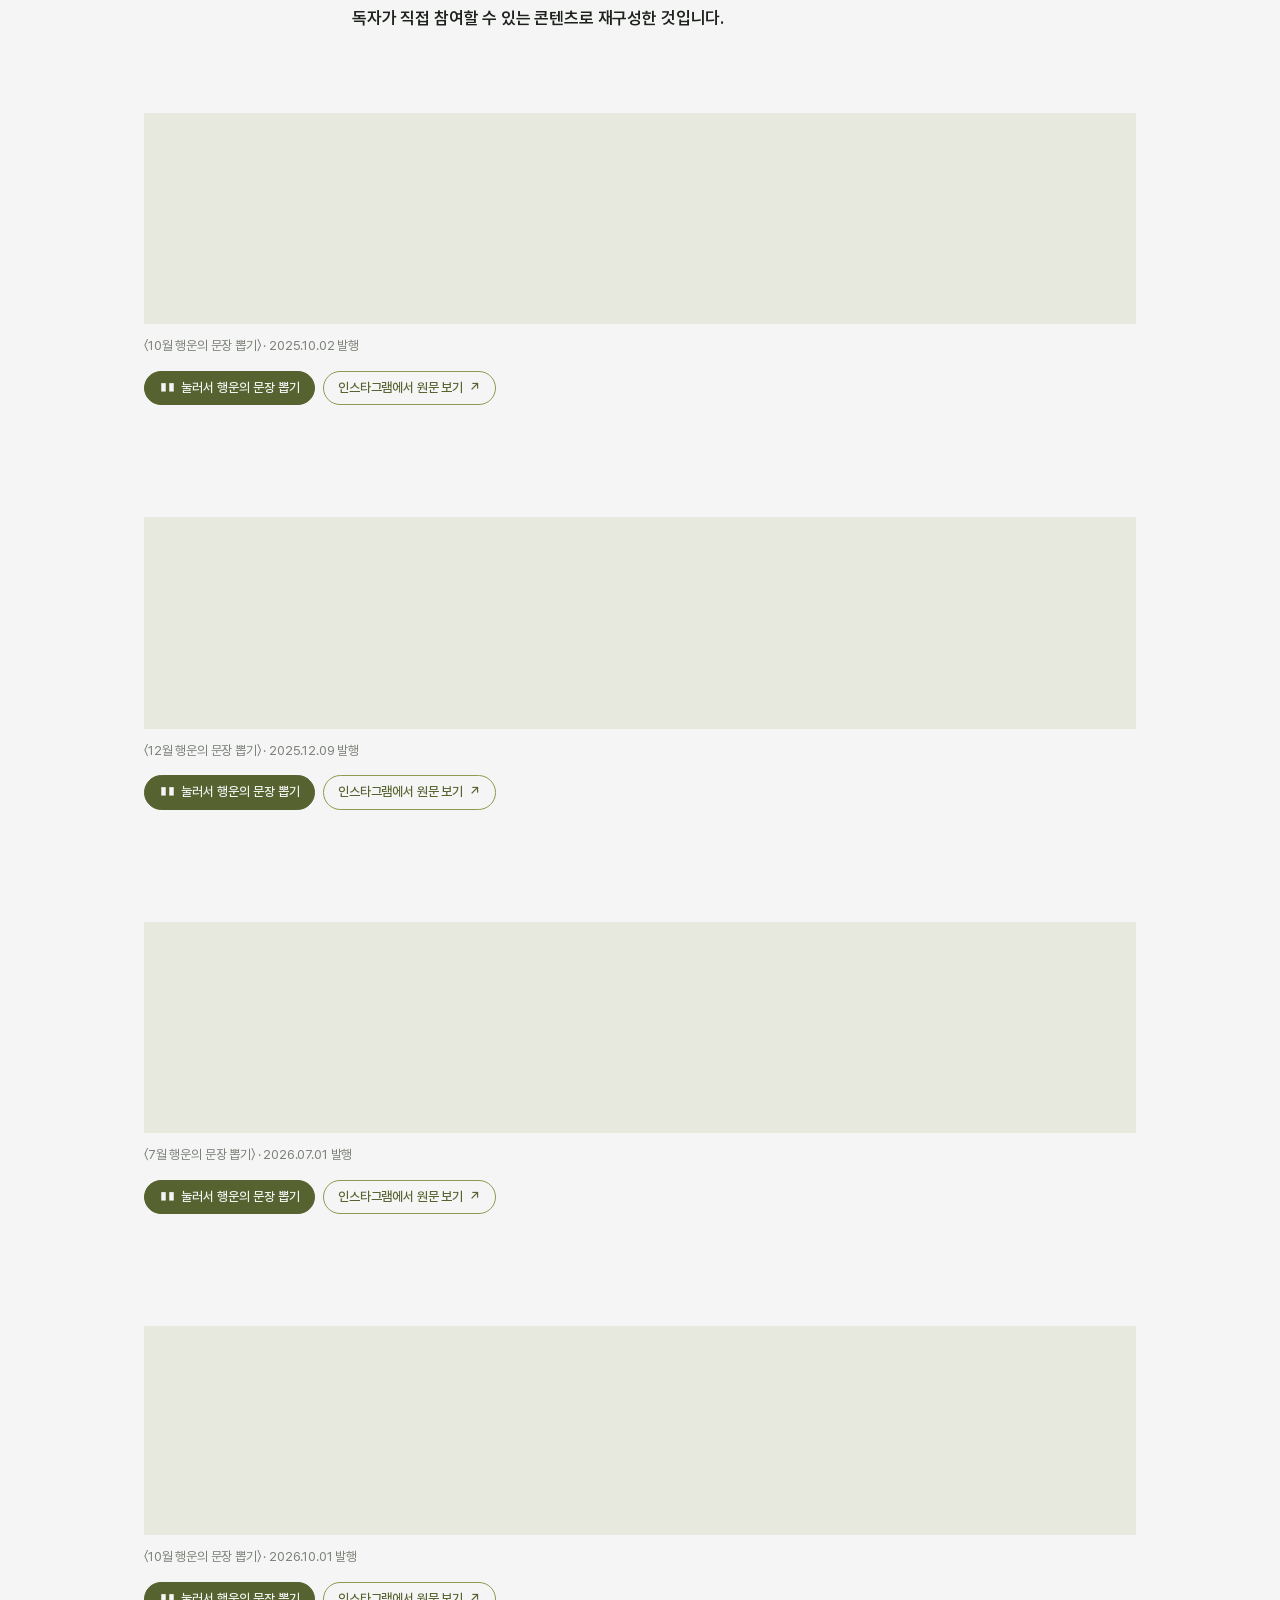
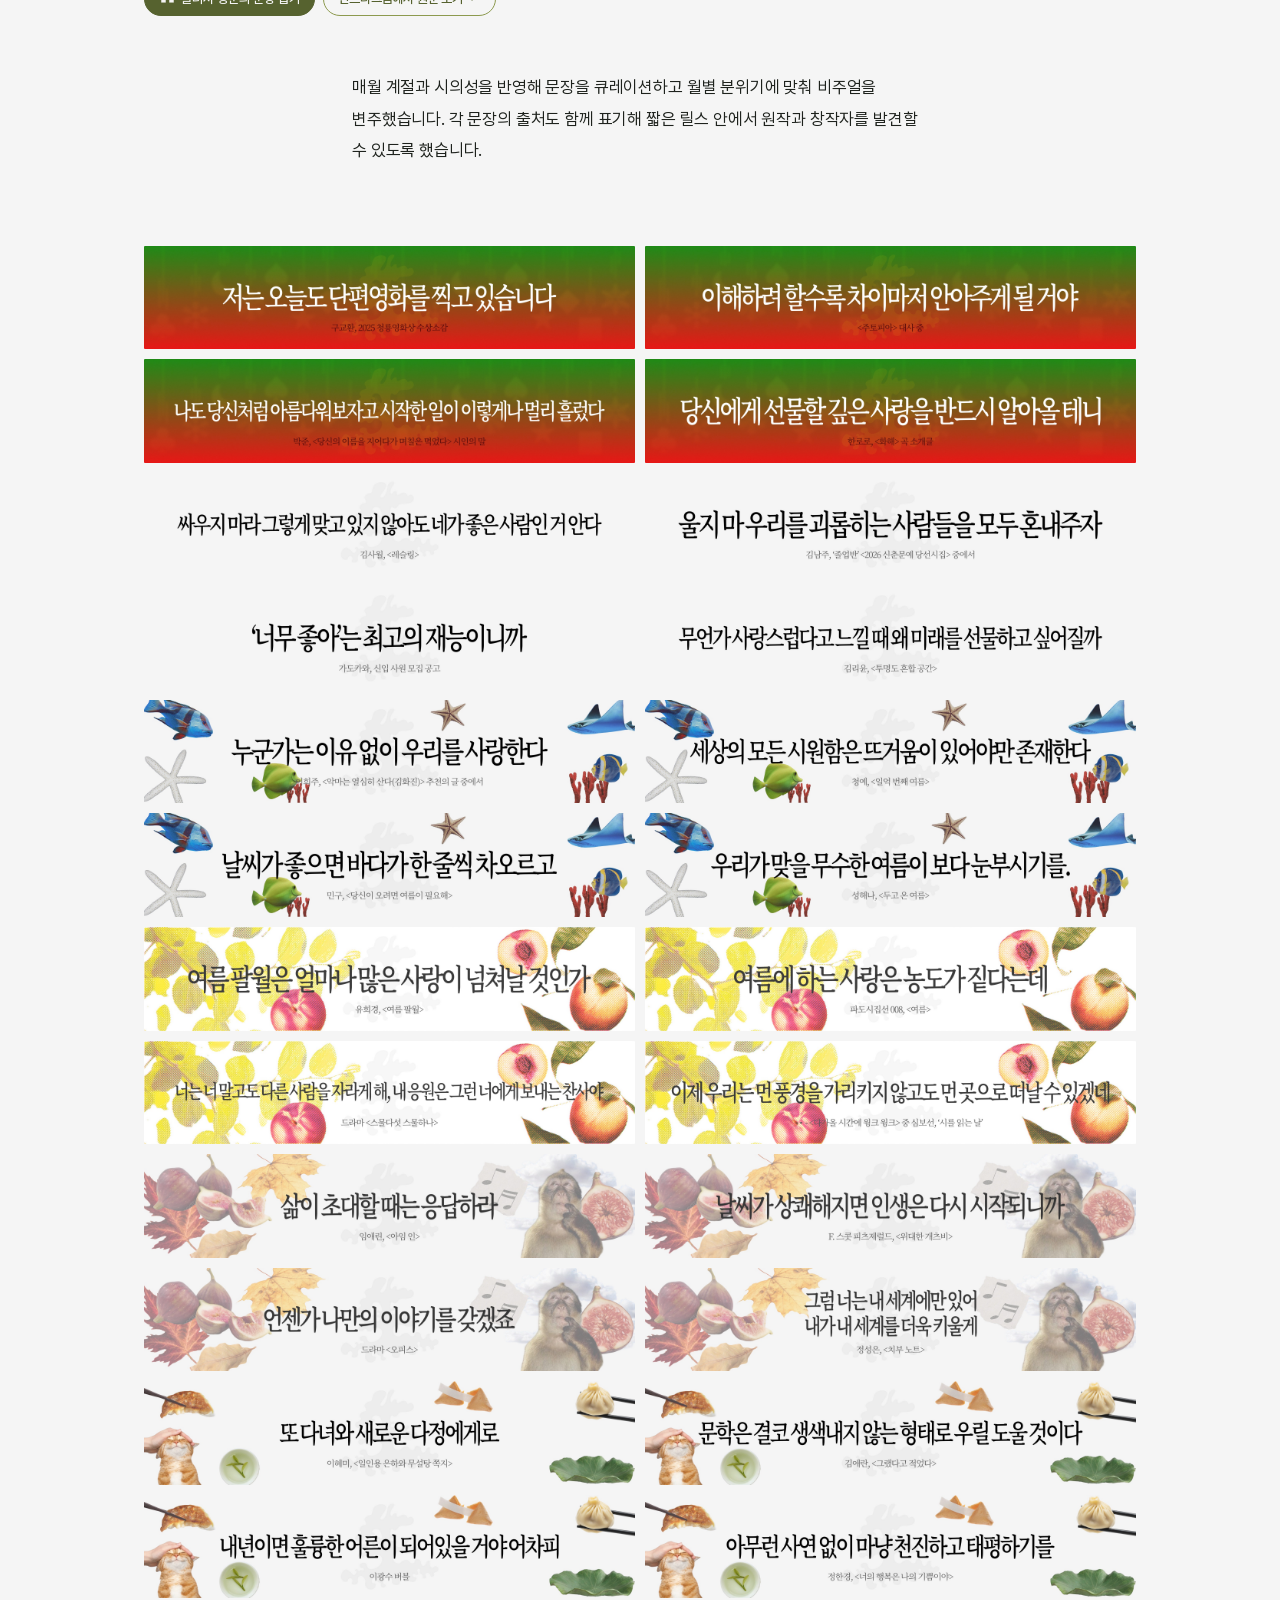
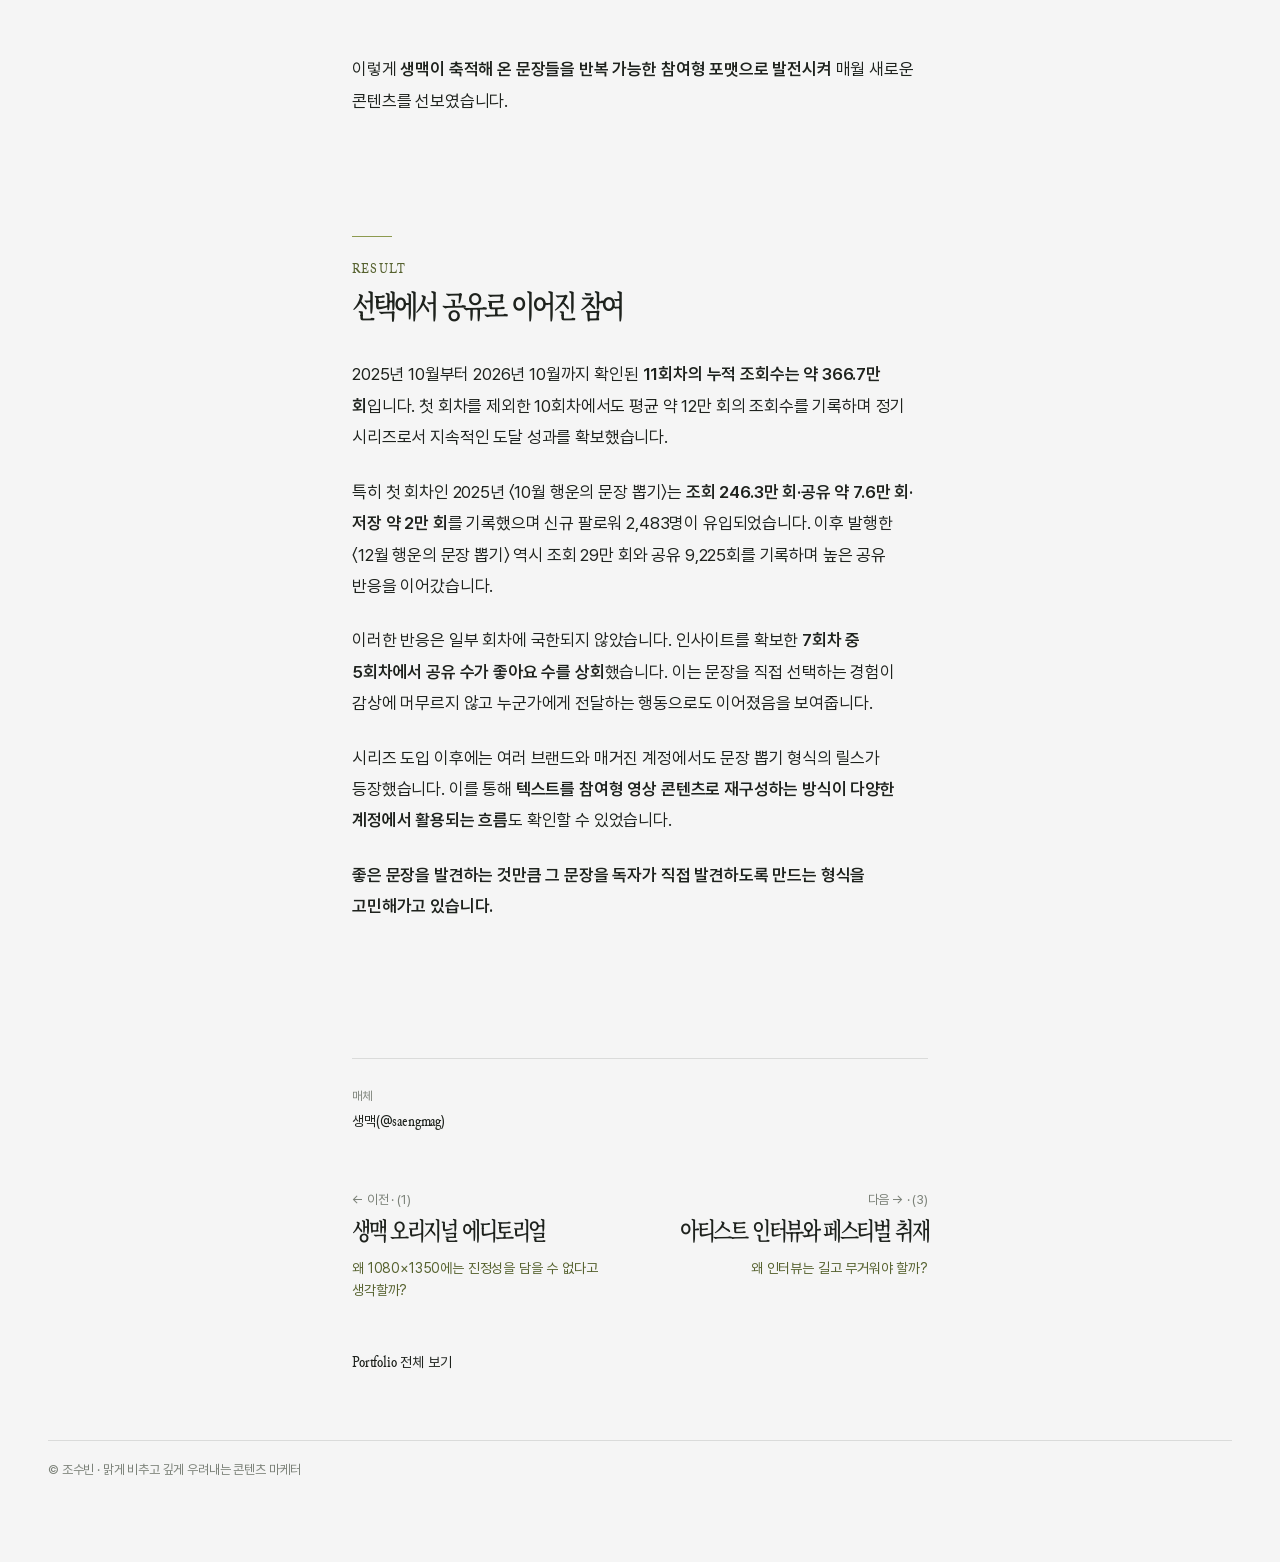
<file: projects/02.html>
<!doctype html>
<html lang="ko">
<head>
  <meta charset="utf-8">
  <meta name="viewport" content="width=device-width, initial-scale=1">
  <title>월간 행운의 문장 뽑기 — 조수빈</title>
  <meta name="description" content="왜 텍스트는 릴스에서 살아남기 어렵다고 생각할까?">
  <link rel="icon" type="image/png" sizes="32x32" href="../assets/icons/favicon-32.png">
  <link rel="icon" type="image/png" sizes="16x16" href="../assets/icons/favicon-16.png">
  <link rel="icon" type="image/png" sizes="192x192" href="../assets/icons/icon-192.png">
  <link rel="apple-touch-icon" href="../assets/icons/apple-touch-icon.png">
  <link rel="preconnect" href="https://fonts.googleapis.com">
  <link rel="preconnect" href="https://fonts.gstatic.com" crossorigin>
  <link href="https://fonts.googleapis.com/css2?family=Noto+Serif+KR:wght@600&display=swap" rel="stylesheet">
  <link rel="stylesheet" href="../assets/style.css">
  <link rel="stylesheet" href="../assets/journal.css">
</head>
<body>
  <!-- 이 파일은 tools/build.py가 content/projects/02.json으로 만듭니다. 직접 고치지 말고 JSON을 고친 뒤 다시 빌드하세요. -->
  <header class="site-header">
    <a class="name logo" href="../index.html?welcome" aria-label="subin teahouse — 조수빈, 홈으로"><img class="logo-mark" src="../assets/img/name.png" alt="" width="539" height="101"></a>
    <nav class="site-nav">
      <a href="../about.html">About</a>
      <a href="../letter.html">Letter</a>
      <a href="../cv.html">C/V</a>
      <a href="../portfolio.html" aria-current="page">Portfolio</a>
    </nav>
  </header>

  <article class="journal">
  <header class="j-head">
    <p class="j-kicker"><span class="num">(2)</span> · Saengmag · Reels Series</p>
    <h1 class="j-title">월간 행운의 문장 뽑기</h1>
    <p class="j-why">왜 텍스트는 릴스에서 살아남기 어렵다고 생각할까?</p>
    <p class="j-dek">릴스에서 문장은 대개 영상을 보조하는 자막으로 사용됩니다. 〈월간 행운의 문장 뽑기〉는 이러한 관습에서 벗어나 문장 자체를 콘텐츠의 중심에 두고 독자가 직접 한 줄을 선택하도록 설계한 생맥의 월간 참여형 릴스 시리즈입니다.</p>
    <dl class="j-meta">
      <div><dt>매체</dt><dd>생맥(@saengmag)</dd></div>
      <div><dt>형식</dt><dd>인스타그램 릴스 · 정기 시리즈</dd></div>
      <div><dt>주기</dt><dd>월간</dd></div>
      <div><dt>역할</dt><dd>기획 · 제작</dd></div>
    </dl>
  </header>

  <h2 class="j-sec" id="situation"><span class="j-sec-label">Situation</span><span class="j-sec-title">에세이 기반 채널의 릴스 실험</span></h2>

  <p class="j-p">인스타그램의 콘텐츠 소비가 캐러셀에서 릴스 중심으로 이동하면서 에세이를 기반으로 성장해 온 생맥에도 새로운 형식에 대한 고민이 필요해졌습니다.</p>

  <p class="j-p">영상 콘텐츠를 활용하기 위한 여러 내부 실험을 진행하는 과정에서 주목한 것은 생맥이 가장 익숙하게 다뤄 온 소재인 글이었습니다. 영상에 맞춰 새로운 소재를 찾기보다 <strong>우리가 잘하는 글을 릴스의 문법으로 풀어낼 수는 없을까?</strong> 이 질문에서 출발해 문장을 영상의 보조 요소가 아닌 콘텐츠의 주인공으로 내세우는 방식을 구상했습니다.</p>

  <h2 class="j-sec" id="solution"><span class="j-sec-label">Solution</span><span class="j-sec-title">멈추는 순간 완성되는 한 문장</span></h2>

  <p class="j-p">〈월간 행운의 문장 뽑기〉는 평소 콘텐츠 제작을 위해 수집해 온 구절과 일상에서 밑줄 그은 재치 있는 문장들을 활용한 월간 참여형 릴스 시리즈입니다.</p>

  <p class="j-p">노래 가사와 시·책·수상 소감 등 다양한 출처에서 선별한 문장들이 화면 위를 연속적으로 지나가도록 편집했습니다. 독자가 화면을 길게 눌러 멈추거나 캡처하면 그 순간 선택된 한 줄이 자신의 '행운의 문장'이 됩니다. <strong>문장을 읽는 경험에 우연성과 선택의 재미를 더해 독자가 직접 참여할 수 있는 콘텐츠로 재구성한 것입니다.</strong></p>

  <figure class="j-fig j-grid is-wide">
    <ul class="j-grid-list" style="--cols: 1; --mcols: 1">
      <li><div class="j-frame is-pick" style="aspect-ratio: 1278 / 272"><video autoplay muted loop playsinline><source src="../assets/media/02/reel-2510.mp4#t=0.1" type="video/mp4"></video></div></li>
    </ul>
    <figcaption class="j-cap">〈10월 행운의 문장 뽑기〉 · 2025.10.02 발행</figcaption>
    <div class="j-btn-row"><button class="j-pick-btn" type="button" aria-pressed="false"><span class="j-pick-label">눌러서 행운의 문장 뽑기</span></button><a class="j-link-btn" href="https://www.instagram.com/reel/DPSufgEE4Wt/" target="_blank" rel="noopener">인스타그램에서 원문 보기<span aria-hidden="true">↗</span></a></div>
  </figure>

  <figure class="j-fig j-grid is-wide">
    <ul class="j-grid-list" style="--cols: 1; --mcols: 1">
      <li><div class="j-frame is-pick" style="aspect-ratio: 1276 / 272"><video autoplay muted loop playsinline><source src="../assets/media/02/reel-2512.mp4#t=0.1" type="video/mp4"></video></div></li>
    </ul>
    <figcaption class="j-cap">〈12월 행운의 문장 뽑기〉 · 2025.12.09 발행</figcaption>
    <div class="j-btn-row"><button class="j-pick-btn" type="button" aria-pressed="false"><span class="j-pick-label">눌러서 행운의 문장 뽑기</span></button><a class="j-link-btn" href="https://www.instagram.com/reel/DSB1uUdkwzx/" target="_blank" rel="noopener">인스타그램에서 원문 보기<span aria-hidden="true">↗</span></a></div>
  </figure>

  <figure class="j-fig j-grid is-wide">
    <ul class="j-grid-list" style="--cols: 1; --mcols: 1">
      <li><div class="j-frame is-pick" style="aspect-ratio: 1276 / 272"><video autoplay muted loop playsinline><source src="../assets/media/02/reel-2607.mp4#t=0.1" type="video/mp4"></video></div></li>
    </ul>
    <figcaption class="j-cap">〈7월 행운의 문장 뽑기〉 · 2026.07.01 발행</figcaption>
    <div class="j-btn-row"><button class="j-pick-btn" type="button" aria-pressed="false"><span class="j-pick-label">눌러서 행운의 문장 뽑기</span></button><a class="j-link-btn" href="https://www.instagram.com/reel/DaO87cczFOa/" target="_blank" rel="noopener">인스타그램에서 원문 보기<span aria-hidden="true">↗</span></a></div>
  </figure>

  <figure class="j-fig j-grid is-wide">
    <ul class="j-grid-list" style="--cols: 1; --mcols: 1">
      <li><div class="j-frame is-pick" style="aspect-ratio: 1080 / 228"><video autoplay muted loop playsinline><source src="../assets/media/02/reel-2610.mp4#t=0.1" type="video/mp4"></video></div></li>
    </ul>
    <figcaption class="j-cap">〈10월 행운의 문장 뽑기〉 · 2026.10.01 발행</figcaption>
    <div class="j-btn-row"><button class="j-pick-btn" type="button" aria-pressed="false"><span class="j-pick-label">눌러서 행운의 문장 뽑기</span></button><a class="j-link-btn" href="https://www.instagram.com/reel/Dd8rVXTzADS/" target="_blank" rel="noopener">인스타그램에서 원문 보기<span aria-hidden="true">↗</span></a></div>
  </figure>

  <p class="j-p">매월 계절과 시의성을 반영해 문장을 큐레이션하고 월별 분위기에 맞춰 비주얼을 변주했습니다. 각 문장의 출처도 함께 표기해 짧은 릴스 안에서 원작과 창작자를 발견할 수 있도록 했습니다.</p>

  <figure class="j-fig j-grid is-wide">
    <ul class="j-grid-list" style="--cols: 2; --mcols: 1">
      <li><img src="../assets/media/02/pages/21.jpg" alt="문장 뽑기 문장 카드" loading="lazy" style="aspect-ratio: 128 / 27"></li>
      <li><img src="../assets/media/02/pages/22.jpg" alt="문장 뽑기 문장 카드" loading="lazy" style="aspect-ratio: 128 / 27"></li>
      <li><img src="../assets/media/02/pages/23.jpg" alt="문장 뽑기 문장 카드" loading="lazy" style="aspect-ratio: 128 / 27"></li>
      <li><img src="../assets/media/02/pages/24.jpg" alt="문장 뽑기 문장 카드" loading="lazy" style="aspect-ratio: 128 / 27"></li>
      <li><img src="../assets/media/02/pages/01.jpg" alt="문장 뽑기 문장 카드" loading="lazy" style="aspect-ratio: 128 / 27"></li>
      <li><img src="../assets/media/02/pages/02.jpg" alt="문장 뽑기 문장 카드" loading="lazy" style="aspect-ratio: 128 / 27"></li>
      <li><img src="../assets/media/02/pages/03.jpg" alt="문장 뽑기 문장 카드" loading="lazy" style="aspect-ratio: 128 / 27"></li>
      <li><img src="../assets/media/02/pages/04.jpg" alt="문장 뽑기 문장 카드" loading="lazy" style="aspect-ratio: 128 / 27"></li>
      <li><img src="../assets/media/02/pages/05.jpg" alt="문장 뽑기 문장 카드" loading="lazy" style="aspect-ratio: 128 / 27"></li>
      <li><img src="../assets/media/02/pages/06.jpg" alt="문장 뽑기 문장 카드" loading="lazy" style="aspect-ratio: 128 / 27"></li>
      <li><img src="../assets/media/02/pages/07.jpg" alt="문장 뽑기 문장 카드" loading="lazy" style="aspect-ratio: 128 / 27"></li>
      <li><img src="../assets/media/02/pages/08.jpg" alt="문장 뽑기 문장 카드" loading="lazy" style="aspect-ratio: 128 / 27"></li>
      <li><img src="../assets/media/02/pages/09.jpg" alt="문장 뽑기 문장 카드" loading="lazy" style="aspect-ratio: 128 / 27"></li>
      <li><img src="../assets/media/02/pages/10.jpg" alt="문장 뽑기 문장 카드" loading="lazy" style="aspect-ratio: 128 / 27"></li>
      <li><img src="../assets/media/02/pages/11.jpg" alt="문장 뽑기 문장 카드" loading="lazy" style="aspect-ratio: 128 / 27"></li>
      <li><img src="../assets/media/02/pages/12.jpg" alt="문장 뽑기 문장 카드" loading="lazy" style="aspect-ratio: 128 / 27"></li>
      <li><img src="../assets/media/02/pages/13.jpg" alt="문장 뽑기 문장 카드" loading="lazy" style="aspect-ratio: 128 / 27"></li>
      <li><img src="../assets/media/02/pages/14.jpg" alt="문장 뽑기 문장 카드" loading="lazy" style="aspect-ratio: 128 / 27"></li>
      <li><img src="../assets/media/02/pages/15.jpg" alt="문장 뽑기 문장 카드" loading="lazy" style="aspect-ratio: 128 / 27"></li>
      <li><img src="../assets/media/02/pages/16.jpg" alt="문장 뽑기 문장 카드" loading="lazy" style="aspect-ratio: 128 / 27"></li>
      <li><img src="../assets/media/02/pages/17.jpg" alt="문장 뽑기 문장 카드" loading="lazy" style="aspect-ratio: 128 / 27"></li>
      <li><img src="../assets/media/02/pages/18.jpg" alt="문장 뽑기 문장 카드" loading="lazy" style="aspect-ratio: 128 / 27"></li>
      <li><img src="../assets/media/02/pages/19.jpg" alt="문장 뽑기 문장 카드" loading="lazy" style="aspect-ratio: 128 / 27"></li>
      <li><img src="../assets/media/02/pages/20.jpg" alt="문장 뽑기 문장 카드" loading="lazy" style="aspect-ratio: 128 / 27"></li>
    </ul>
  </figure>

  <p class="j-p">이렇게 <strong>생맥이 축적해 온 문장들을 반복 가능한 참여형 포맷으로 발전시켜</strong> 매월 새로운 콘텐츠를 선보였습니다.</p>

  <h2 class="j-sec" id="result"><span class="j-sec-label">Result</span><span class="j-sec-title">선택에서 공유로 이어진 참여</span></h2>

  <p class="j-p">2025년 10월부터 2026년 10월까지 확인된 <strong>11회차의 누적 조회수는 약 366.7만 회</strong>입니다. 첫 회차를 제외한 10회차에서도 평균 약 12만 회의 조회수를 기록하며 정기 시리즈로서 지속적인 도달 성과를 확보했습니다.</p>

  <p class="j-p">특히 첫 회차인 2025년 〈10월 행운의 문장 뽑기〉는 <strong>조회 246.3만 회·공유 약 7.6만 회·저장 약 2만 회</strong>를 기록했으며 신규 팔로워 2,483명이 유입되었습니다. 이후 발행한 〈12월 행운의 문장 뽑기〉 역시 조회 29만 회와 공유 9,225회를 기록하며 높은 공유 반응을 이어갔습니다.</p>

  <p class="j-p">이러한 반응은 일부 회차에 국한되지 않았습니다. 인사이트를 확보한 <strong>7회차 중 5회차에서 공유 수가 좋아요 수를 상회</strong>했습니다. 이는 문장을 직접 선택하는 경험이 감상에 머무르지 않고 누군가에게 전달하는 행동으로도 이어졌음을 보여줍니다.</p>

  <p class="j-p">시리즈 도입 이후에는 여러 브랜드와 매거진 계정에서도 문장 뽑기 형식의 릴스가 등장했습니다. 이를 통해 <strong>텍스트를 참여형 영상 콘텐츠로 재구성하는 방식이 다양한 계정에서 활용되는 흐름</strong>도 확인할 수 있었습니다.</p>

  <p class="j-p"><strong>좋은 문장을 발견하는 것만큼 그 문장을 독자가 직접 발견하도록 만드는 형식을 고민해가고 있습니다.</strong></p>

  <footer class="j-foot">
    <dl class="j-credits">
      <div><dt>매체</dt><dd><a href="https://www.instagram.com/saengmag/">생맥(@saengmag)</a></dd></div>
    </dl>
    <nav class="j-nav" aria-label="다른 프로젝트">
      <a class="j-nav-prev" href="01.html" rel="prev"><span class="j-nav-dir">← 이전 · (1)</span><span class="j-nav-title title">생맥 오리지널 에디토리얼</span><span class="j-nav-why">왜 1080×1350에는 진정성을 담을 수 없다고 생각할까?</span></a>
      <a class="j-nav-next" href="03.html" rel="next"><span class="j-nav-dir">다음 → · (3)</span><span class="j-nav-title title">아티스트 인터뷰와 페스티벌 취재</span><span class="j-nav-why">왜 인터뷰는 길고 무거워야 할까?</span></a>
    </nav>
    <p class="j-back"><a href="../portfolio.html">Portfolio 전체 보기</a></p>
  </footer>
  </article>

  <footer class="site-footer">© 조수빈 · 맑게 비추고 깊게 우려내는 콘텐츠 마케터</footer>
  <script src="../assets/ko-wrap.js"></script>
  <script>if(matchMedia("(prefers-reduced-motion: reduce)").matches)document.querySelectorAll("video[autoplay]").forEach(v=>{v.pause();v.controls=true;});</script>
  <script src="../assets/pick.js"></script>
</body>
</html>
</file>
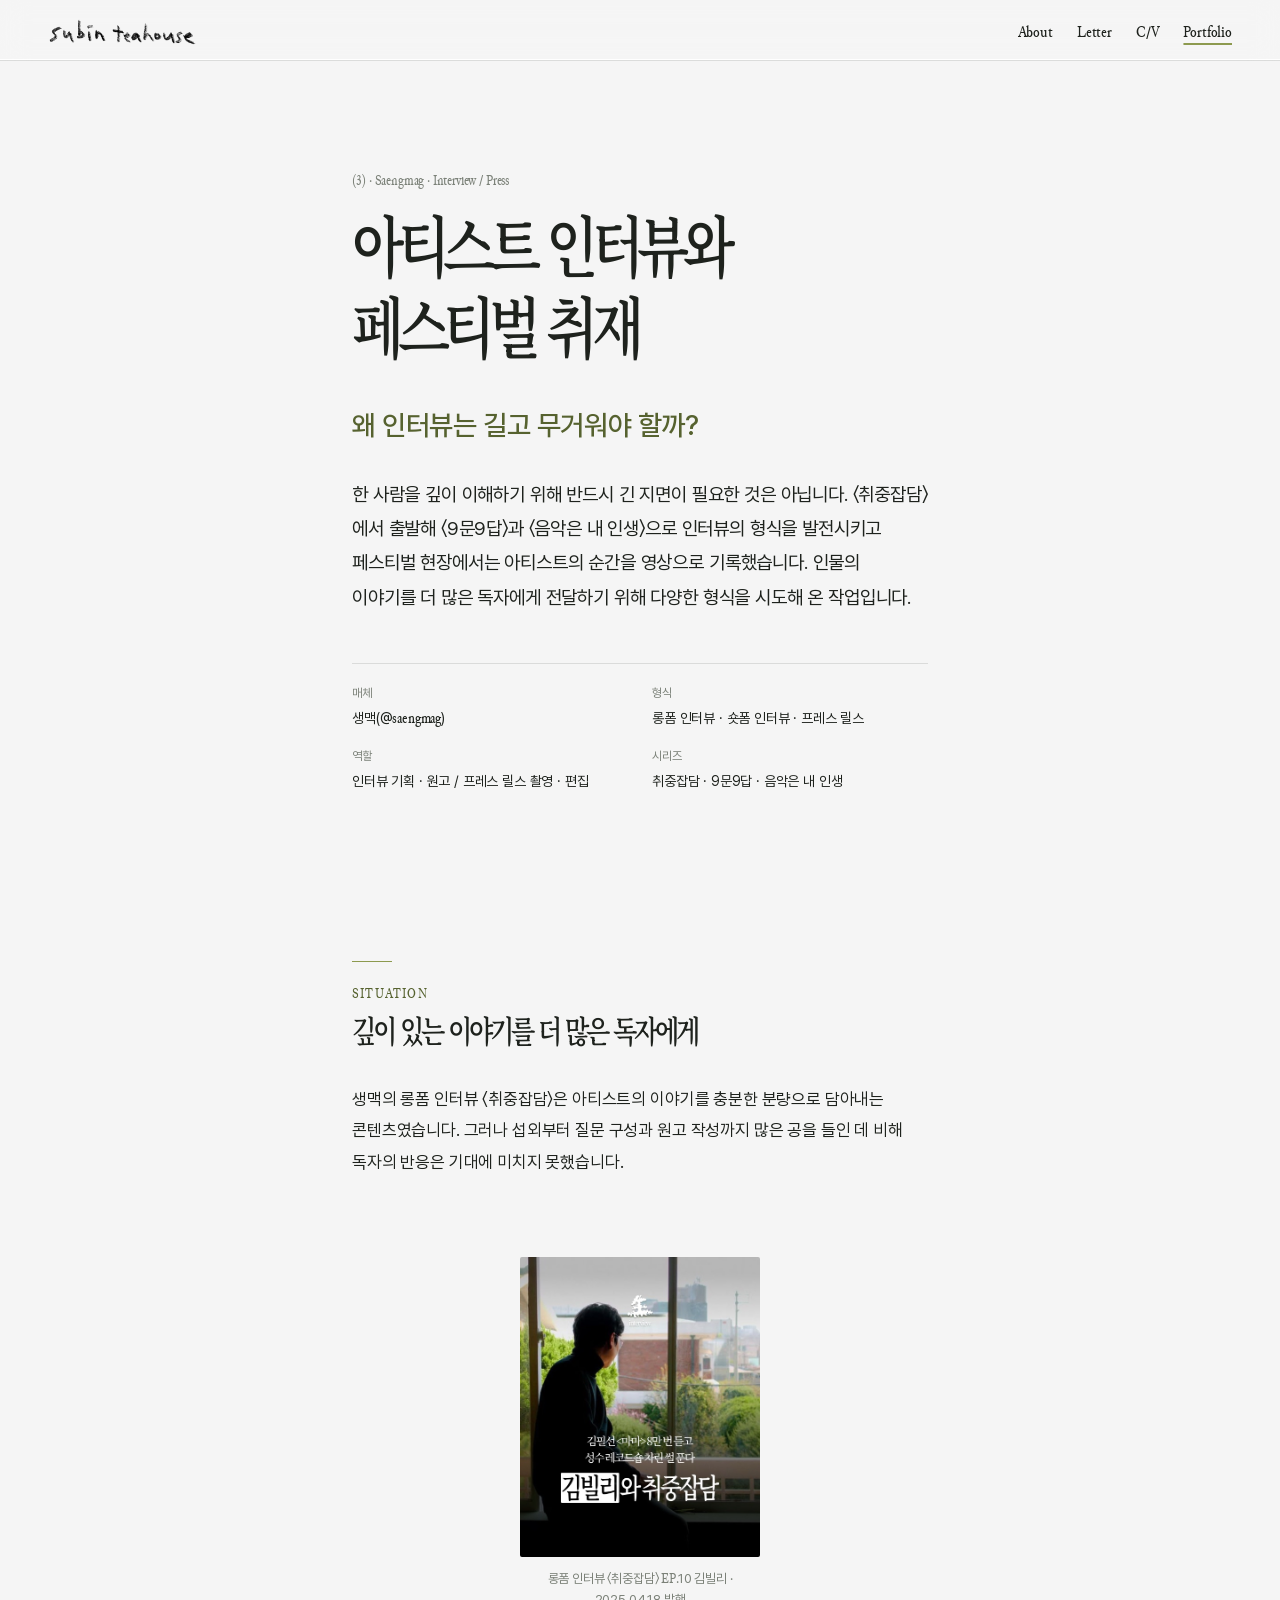
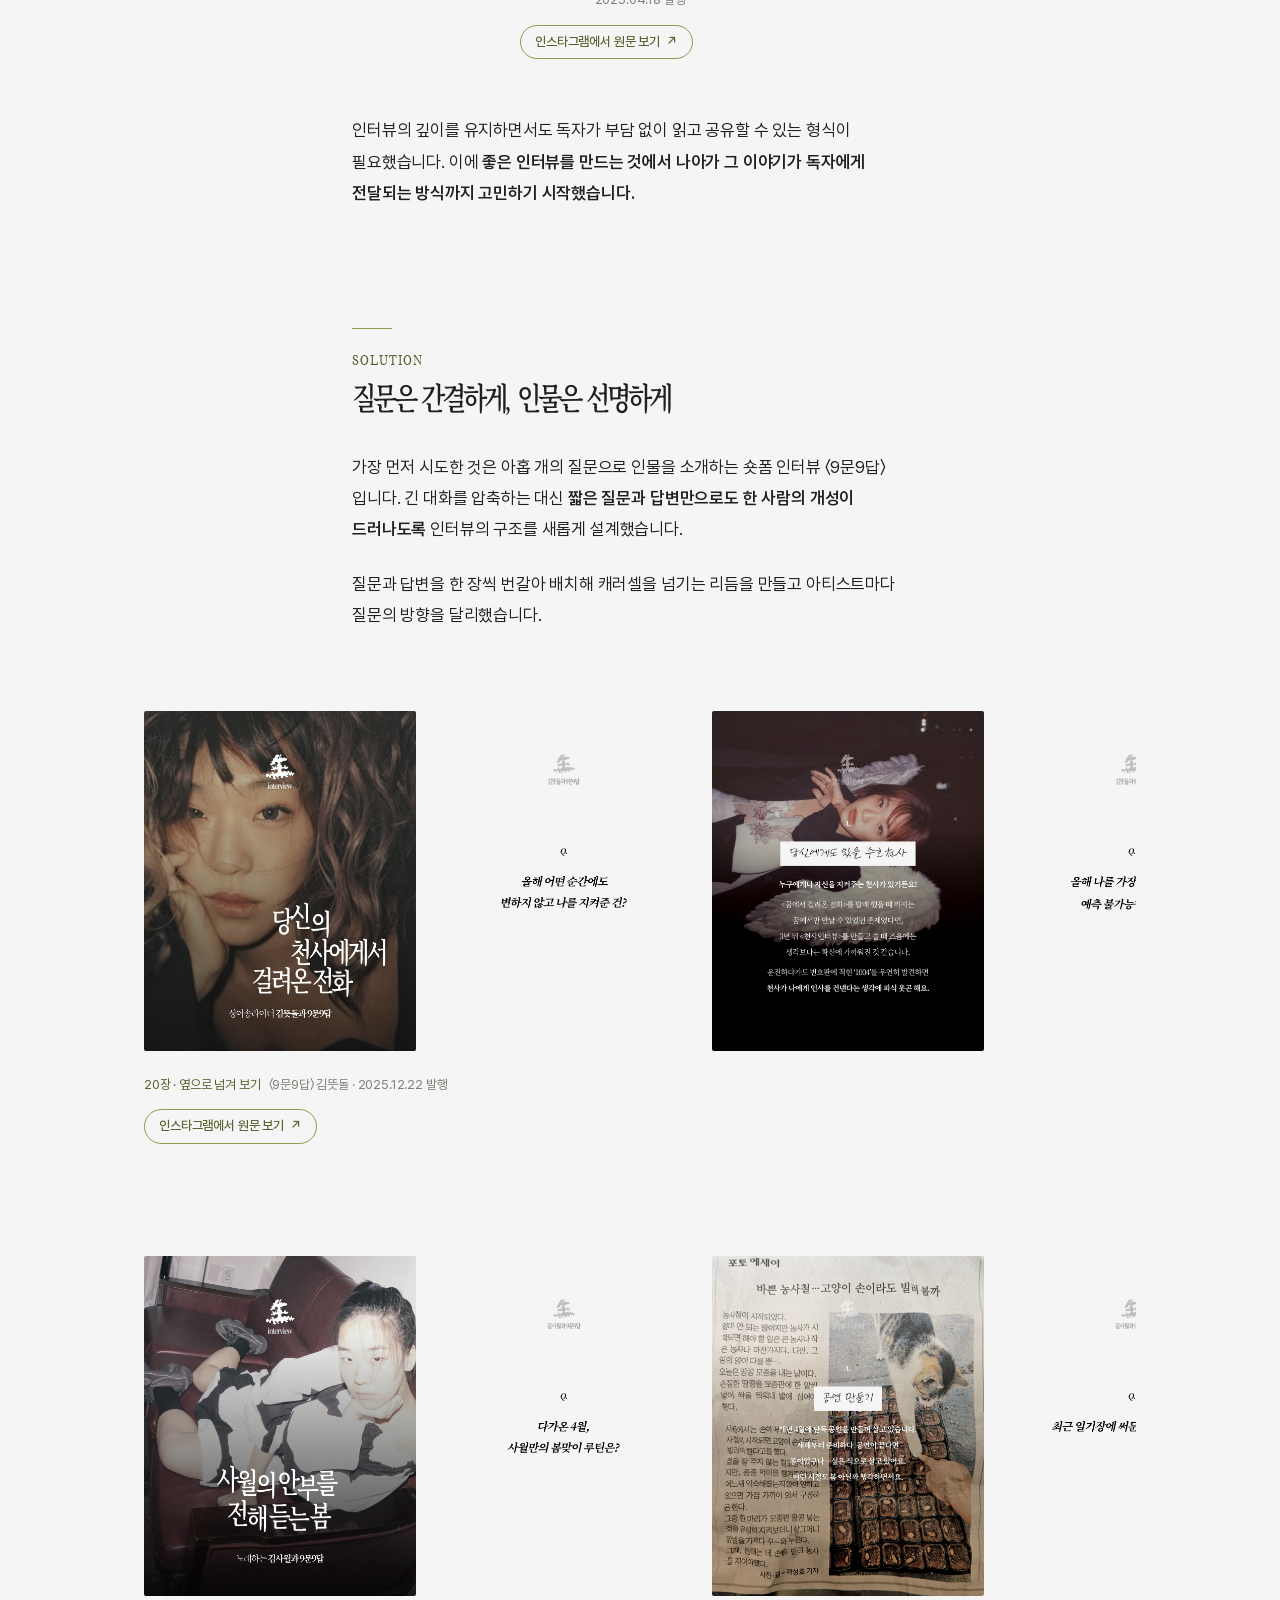
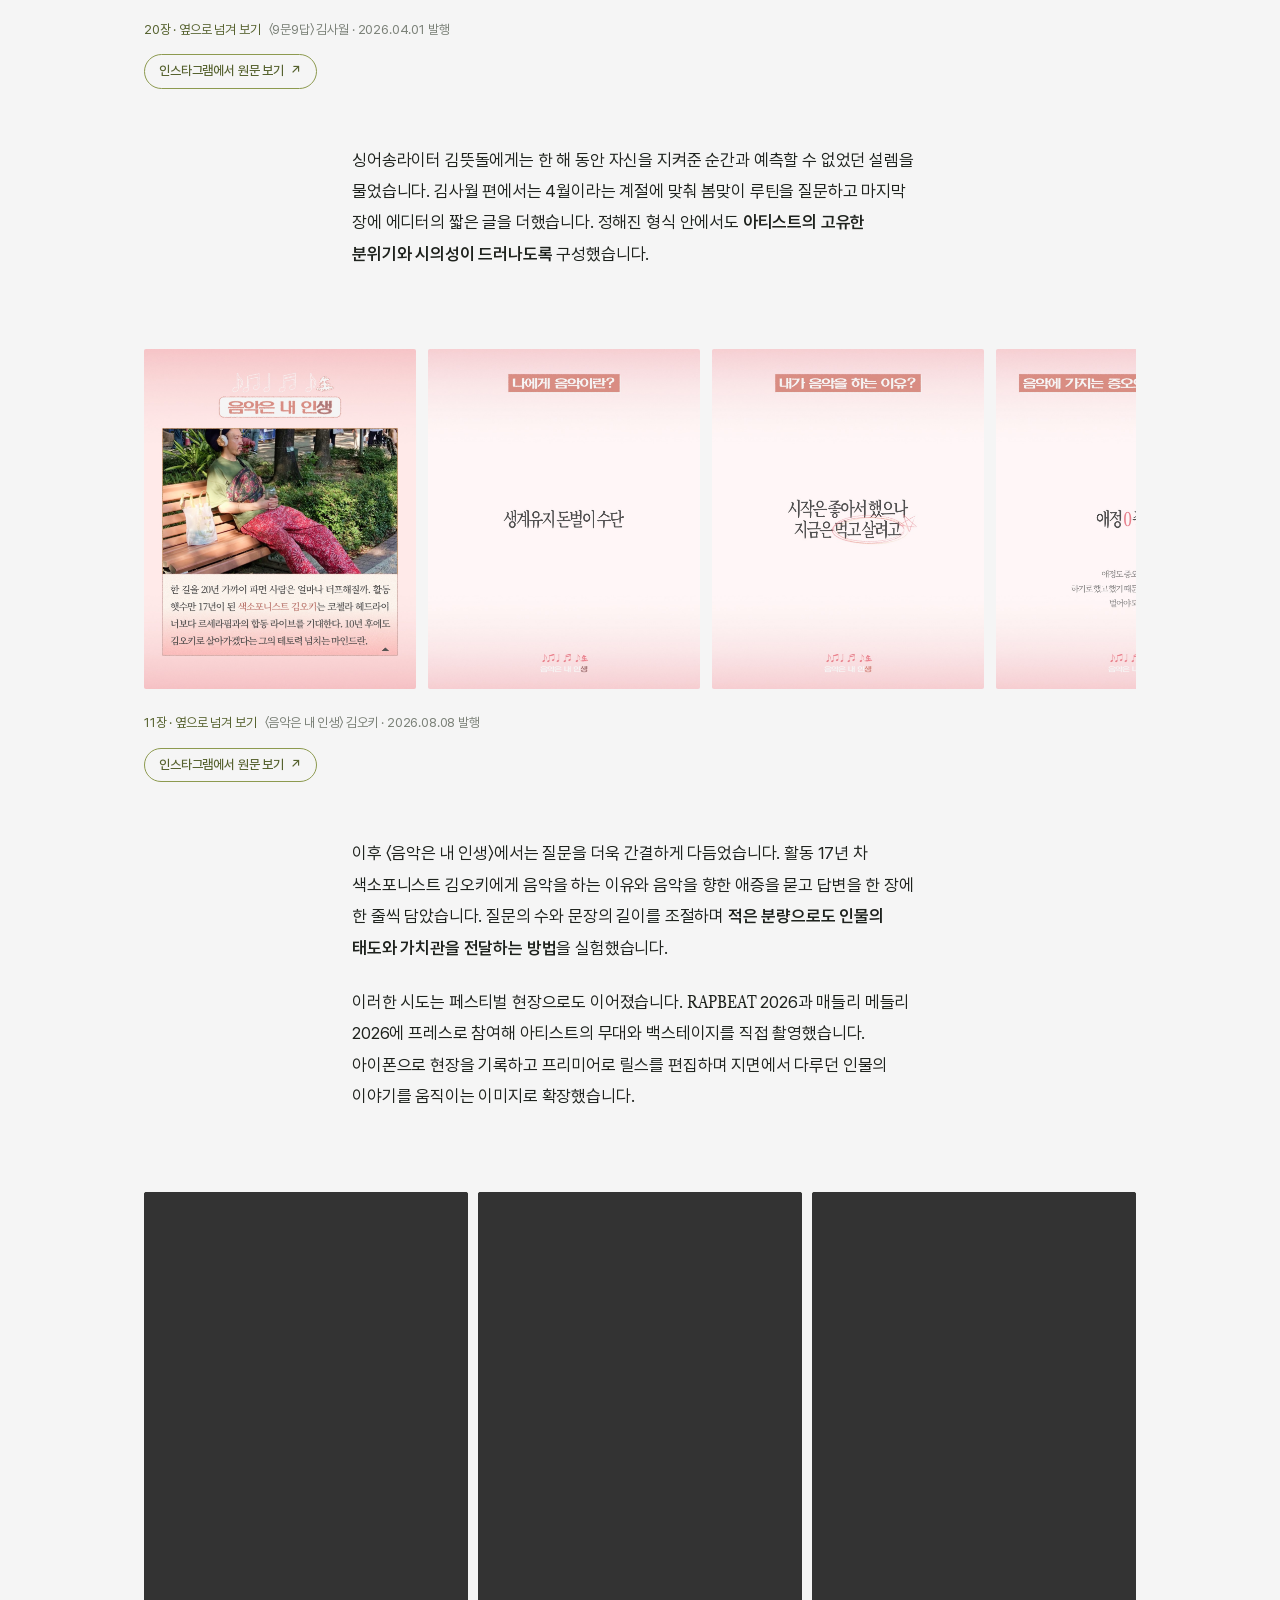
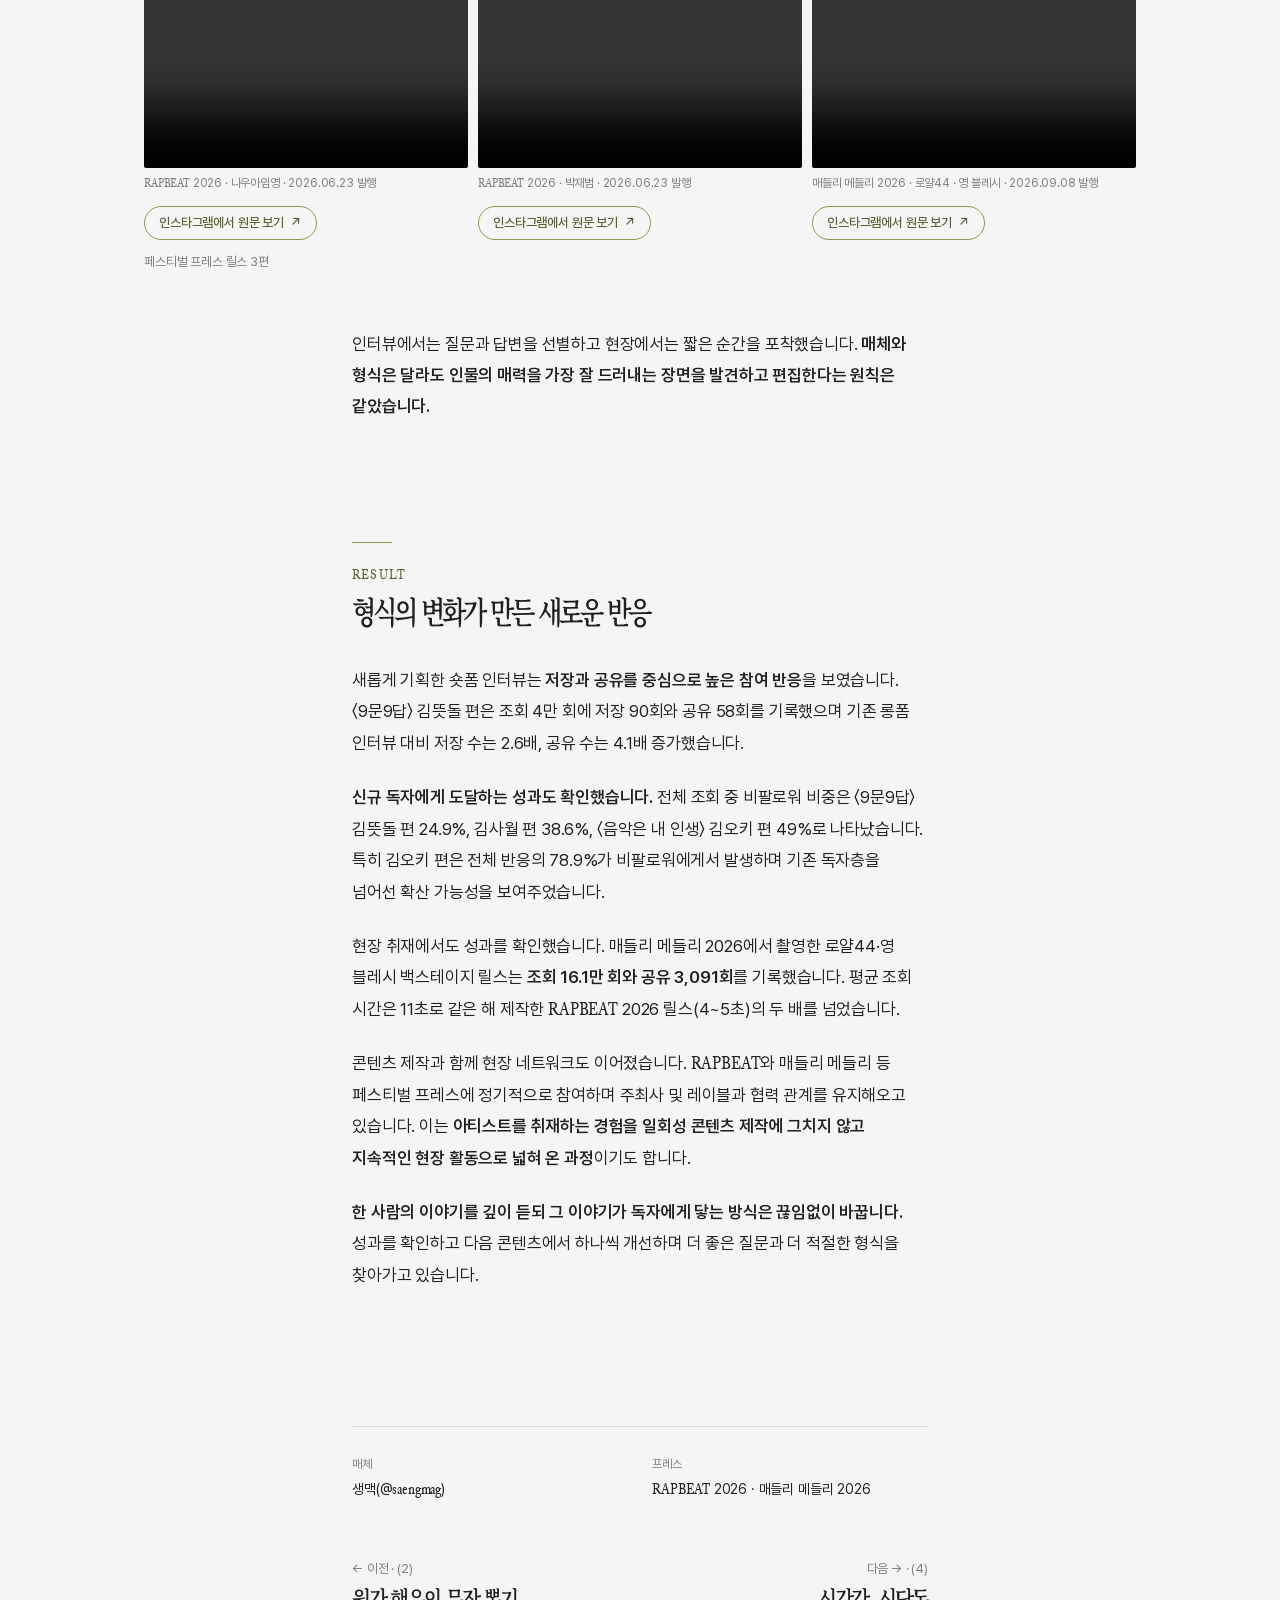
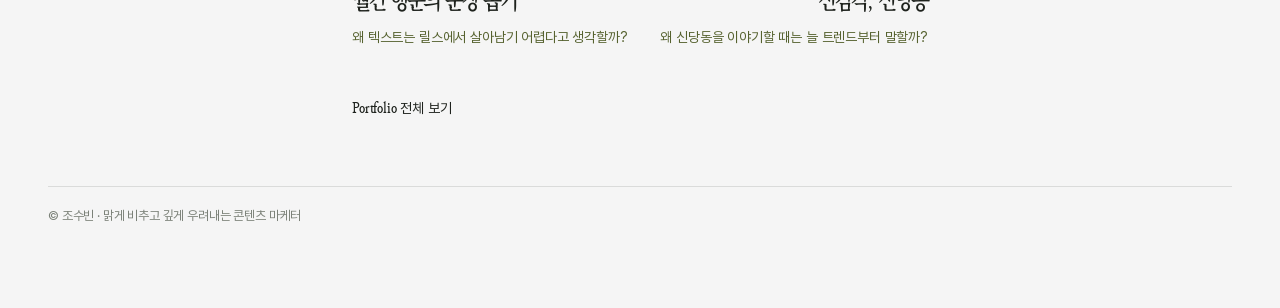
<file: projects/03.html>
<!doctype html>
<html lang="ko">
<head>
  <meta charset="utf-8">
  <meta name="viewport" content="width=device-width, initial-scale=1">
  <title>아티스트 인터뷰와 페스티벌 취재 — 조수빈</title>
  <meta name="description" content="왜 인터뷰는 길고 무거워야 할까?">
  <link rel="icon" type="image/png" sizes="32x32" href="../assets/icons/favicon-32.png">
  <link rel="icon" type="image/png" sizes="16x16" href="../assets/icons/favicon-16.png">
  <link rel="icon" type="image/png" sizes="192x192" href="../assets/icons/icon-192.png">
  <link rel="apple-touch-icon" href="../assets/icons/apple-touch-icon.png">
  <link rel="preconnect" href="https://fonts.googleapis.com">
  <link rel="preconnect" href="https://fonts.gstatic.com" crossorigin>
  <link href="https://fonts.googleapis.com/css2?family=Noto+Serif+KR:wght@600&display=swap" rel="stylesheet">
  <link rel="stylesheet" href="../assets/style.css">
  <link rel="stylesheet" href="../assets/journal.css">
</head>
<body>
  <!-- 이 파일은 tools/build.py가 content/projects/03.json으로 만듭니다. 직접 고치지 말고 JSON을 고친 뒤 다시 빌드하세요. -->
  <header class="site-header">
    <a class="name logo" href="../index.html?welcome" aria-label="subin teahouse — 조수빈, 홈으로"><img class="logo-mark" src="../assets/img/name.png" alt="" width="539" height="101"></a>
    <nav class="site-nav">
      <a href="../about.html">About</a>
      <a href="../letter.html">Letter</a>
      <a href="../cv.html">C/V</a>
      <a href="../portfolio.html" aria-current="page">Portfolio</a>
    </nav>
  </header>

  <article class="journal">
  <header class="j-head">
    <p class="j-kicker"><span class="num">(3)</span> · Saengmag · Interview / Press</p>
    <h1 class="j-title">아티스트 인터뷰와<br>페스티벌 취재</h1>
    <p class="j-why">왜 인터뷰는 길고 무거워야 할까?</p>
    <p class="j-dek">한 사람을 깊이 이해하기 위해 반드시 긴 지면이 필요한 것은 아닙니다. 〈취중잡담〉에서 출발해 〈9문9답〉과 〈음악은 내 인생〉으로 인터뷰의 형식을 발전시키고 페스티벌 현장에서는 아티스트의 순간을 영상으로 기록했습니다. 인물의 이야기를 더 많은 독자에게 전달하기 위해 다양한 형식을 시도해 온 작업입니다.</p>
    <dl class="j-meta">
      <div><dt>매체</dt><dd>생맥(@saengmag)</dd></div>
      <div><dt>형식</dt><dd>롱폼 인터뷰 · 숏폼 인터뷰 · 프레스 릴스</dd></div>
      <div><dt>역할</dt><dd>인터뷰 기획 · 원고 / 프레스 릴스 촬영 · 편집</dd></div>
      <div><dt>시리즈</dt><dd>취중잡담 · 9문9답 · 음악은 내 인생</dd></div>
    </dl>
  </header>

  <h2 class="j-sec" id="situation"><span class="j-sec-label">Situation</span><span class="j-sec-title">깊이 있는 이야기를 더 많은 독자에게</span></h2>

  <p class="j-p">생맥의 롱폼 인터뷰 〈취중잡담〉은 아티스트의 이야기를 충분한 분량으로 담아내는 콘텐츠였습니다. 그러나 섭외부터 질문 구성과 원고 작성까지 많은 공을 들인 데 비해 독자의 반응은 기대에 미치지 못했습니다.</p>

  <figure class="j-fig is-small">
    <img src="../assets/media/01/thumbs/56.jpg" alt="〈김빌리와 취중잡담〉 표지" loading="lazy" style="aspect-ratio: 4 / 5">
    <figcaption class="j-cap">롱폼 인터뷰 〈취중잡담〉 EP.10 김빌리 · 2025.04.18 발행</figcaption>
    <div class="j-btn-row"><a class="j-link-btn" href="https://www.instagram.com/p/DIleEkDz9BW/" target="_blank" rel="noopener">인스타그램에서 원문 보기<span aria-hidden="true">↗</span></a></div>
  </figure>

  <p class="j-p">인터뷰의 깊이를 유지하면서도 독자가 부담 없이 읽고 공유할 수 있는 형식이 필요했습니다. 이에 <strong>좋은 인터뷰를 만드는 것에서 나아가 그 이야기가 독자에게 전달되는 방식까지 고민하기 시작했습니다.</strong></p>

  <h2 class="j-sec" id="solution"><span class="j-sec-label">Solution</span><span class="j-sec-title">질문은 간결하게, 인물은 선명하게</span></h2>

  <p class="j-p">가장 먼저 시도한 것은 아홉 개의 질문으로 인물을 소개하는 숏폼 인터뷰 〈9문9답〉입니다. 긴 대화를 압축하는 대신 <strong>짧은 질문과 답변만으로도 한 사람의 개성이 드러나도록</strong> 인터뷰의 구조를 새롭게 설계했습니다.</p>

  <p class="j-p">질문과 답변을 한 장씩 번갈아 배치해 캐러셀을 넘기는 리듬을 만들고 아티스트마다 질문의 방향을 달리했습니다.</p>

  <figure class="j-fig j-carousel is-wide">
    <ol class="j-slides" tabindex="0" aria-label="캐러셀 20장">
      <li><img src="../assets/media/03/kimddeutdol/01.jpg" alt="9문9답〉 김뜻돌 1장" loading="lazy" style="aspect-ratio: 4 / 5"></li>
      <li><img src="../assets/media/03/kimddeutdol/02.jpg" alt="9문9답〉 김뜻돌 2장" loading="lazy" style="aspect-ratio: 4 / 5"></li>
      <li><img src="../assets/media/03/kimddeutdol/03.jpg" alt="9문9답〉 김뜻돌 3장" loading="lazy" style="aspect-ratio: 4 / 5"></li>
      <li><img src="../assets/media/03/kimddeutdol/04.jpg" alt="9문9답〉 김뜻돌 4장" loading="lazy" style="aspect-ratio: 4 / 5"></li>
      <li><img src="../assets/media/03/kimddeutdol/05.jpg" alt="9문9답〉 김뜻돌 5장" loading="lazy" style="aspect-ratio: 4 / 5"></li>
      <li><img src="../assets/media/03/kimddeutdol/06.jpg" alt="9문9답〉 김뜻돌 6장" loading="lazy" style="aspect-ratio: 4 / 5"></li>
      <li><img src="../assets/media/03/kimddeutdol/07.jpg" alt="9문9답〉 김뜻돌 7장" loading="lazy" style="aspect-ratio: 4 / 5"></li>
      <li><img src="../assets/media/03/kimddeutdol/08.jpg" alt="9문9답〉 김뜻돌 8장" loading="lazy" style="aspect-ratio: 4 / 5"></li>
      <li><img src="../assets/media/03/kimddeutdol/09.jpg" alt="9문9답〉 김뜻돌 9장" loading="lazy" style="aspect-ratio: 4 / 5"></li>
      <li><img src="../assets/media/03/kimddeutdol/10.jpg" alt="9문9답〉 김뜻돌 10장" loading="lazy" style="aspect-ratio: 4 / 5"></li>
      <li><img src="../assets/media/03/kimddeutdol/11.jpg" alt="9문9답〉 김뜻돌 11장" loading="lazy" style="aspect-ratio: 4 / 5"></li>
      <li><img src="../assets/media/03/kimddeutdol/12.jpg" alt="9문9답〉 김뜻돌 12장" loading="lazy" style="aspect-ratio: 4 / 5"></li>
      <li><img src="../assets/media/03/kimddeutdol/13.jpg" alt="9문9답〉 김뜻돌 13장" loading="lazy" style="aspect-ratio: 4 / 5"></li>
      <li><img src="../assets/media/03/kimddeutdol/14.jpg" alt="9문9답〉 김뜻돌 14장" loading="lazy" style="aspect-ratio: 4 / 5"></li>
      <li><img src="../assets/media/03/kimddeutdol/15.jpg" alt="9문9답〉 김뜻돌 15장" loading="lazy" style="aspect-ratio: 4 / 5"></li>
      <li><img src="../assets/media/03/kimddeutdol/16.jpg" alt="9문9답〉 김뜻돌 16장" loading="lazy" style="aspect-ratio: 4 / 5"></li>
      <li><img src="../assets/media/03/kimddeutdol/17.jpg" alt="9문9답〉 김뜻돌 17장" loading="lazy" style="aspect-ratio: 4 / 5"></li>
      <li><img src="../assets/media/03/kimddeutdol/18.jpg" alt="9문9답〉 김뜻돌 18장" loading="lazy" style="aspect-ratio: 4 / 5"></li>
      <li><img src="../assets/media/03/kimddeutdol/19.jpg" alt="9문9답〉 김뜻돌 19장" loading="lazy" style="aspect-ratio: 4 / 5"></li>
      <li><img src="../assets/media/03/kimddeutdol/20.jpg" alt="9문9답〉 김뜻돌 20장" loading="lazy" style="aspect-ratio: 4 / 5"></li>
    </ol>
    <figcaption class="j-cap"><span class="j-cap-hint">20장 · 옆으로 넘겨 보기</span>〈9문9답〉 김뜻돌 · 2025.12.22 발행</figcaption>
    <div class="j-btn-row"><a class="j-link-btn" href="https://www.instagram.com/p/DSkKB11k_NX/" target="_blank" rel="noopener">인스타그램에서 원문 보기<span aria-hidden="true">↗</span></a></div>
  </figure>

  <figure class="j-fig j-carousel is-wide">
    <ol class="j-slides" tabindex="0" aria-label="캐러셀 20장">
      <li><img src="../assets/media/03/kimsawol/01.jpg" alt="9문9답〉 김사월 1장" loading="lazy" style="aspect-ratio: 4 / 5"></li>
      <li><img src="../assets/media/03/kimsawol/02.jpg" alt="9문9답〉 김사월 2장" loading="lazy" style="aspect-ratio: 4 / 5"></li>
      <li><img src="../assets/media/03/kimsawol/03.jpg" alt="9문9답〉 김사월 3장" loading="lazy" style="aspect-ratio: 4 / 5"></li>
      <li><img src="../assets/media/03/kimsawol/04.jpg" alt="9문9답〉 김사월 4장" loading="lazy" style="aspect-ratio: 4 / 5"></li>
      <li><img src="../assets/media/03/kimsawol/05.jpg" alt="9문9답〉 김사월 5장" loading="lazy" style="aspect-ratio: 4 / 5"></li>
      <li><img src="../assets/media/03/kimsawol/06.jpg" alt="9문9답〉 김사월 6장" loading="lazy" style="aspect-ratio: 4 / 5"></li>
      <li><img src="../assets/media/03/kimsawol/07.jpg" alt="9문9답〉 김사월 7장" loading="lazy" style="aspect-ratio: 4 / 5"></li>
      <li><img src="../assets/media/03/kimsawol/08.jpg" alt="9문9답〉 김사월 8장" loading="lazy" style="aspect-ratio: 4 / 5"></li>
      <li><img src="../assets/media/03/kimsawol/09.jpg" alt="9문9답〉 김사월 9장" loading="lazy" style="aspect-ratio: 4 / 5"></li>
      <li><img src="../assets/media/03/kimsawol/10.jpg" alt="9문9답〉 김사월 10장" loading="lazy" style="aspect-ratio: 4 / 5"></li>
      <li><img src="../assets/media/03/kimsawol/11.jpg" alt="9문9답〉 김사월 11장" loading="lazy" style="aspect-ratio: 4 / 5"></li>
      <li><img src="../assets/media/03/kimsawol/12.jpg" alt="9문9답〉 김사월 12장" loading="lazy" style="aspect-ratio: 4 / 5"></li>
      <li><img src="../assets/media/03/kimsawol/13.jpg" alt="9문9답〉 김사월 13장" loading="lazy" style="aspect-ratio: 4 / 5"></li>
      <li><img src="../assets/media/03/kimsawol/14.jpg" alt="9문9답〉 김사월 14장" loading="lazy" style="aspect-ratio: 4 / 5"></li>
      <li><img src="../assets/media/03/kimsawol/15.jpg" alt="9문9답〉 김사월 15장" loading="lazy" style="aspect-ratio: 4 / 5"></li>
      <li><img src="../assets/media/03/kimsawol/16.jpg" alt="9문9답〉 김사월 16장" loading="lazy" style="aspect-ratio: 4 / 5"></li>
      <li><img src="../assets/media/03/kimsawol/17.jpg" alt="9문9답〉 김사월 17장" loading="lazy" style="aspect-ratio: 4 / 5"></li>
      <li><img src="../assets/media/03/kimsawol/18.jpg" alt="9문9답〉 김사월 18장" loading="lazy" style="aspect-ratio: 4 / 5"></li>
      <li><img src="../assets/media/03/kimsawol/19.jpg" alt="9문9답〉 김사월 19장" loading="lazy" style="aspect-ratio: 4 / 5"></li>
      <li><img src="../assets/media/03/kimsawol/20.jpg" alt="9문9답〉 김사월 20장" loading="lazy" style="aspect-ratio: 4 / 5"></li>
    </ol>
    <figcaption class="j-cap"><span class="j-cap-hint">20장 · 옆으로 넘겨 보기</span>〈9문9답〉 김사월 · 2026.04.01 발행</figcaption>
    <div class="j-btn-row"><a class="j-link-btn" href="https://www.instagram.com/p/DWlpy8PE1Yn/" target="_blank" rel="noopener">인스타그램에서 원문 보기<span aria-hidden="true">↗</span></a></div>
  </figure>

  <p class="j-p">싱어송라이터 김뜻돌에게는 한 해 동안 자신을 지켜준 순간과 예측할 수 없었던 설렘을 물었습니다. 김사월 편에서는 4월이라는 계절에 맞춰 봄맞이 루틴을 질문하고 마지막 장에 에디터의 짧은 글을 더했습니다. 정해진 형식 안에서도 <strong>아티스트의 고유한 분위기와 시의성이 드러나도록</strong> 구성했습니다.</p>

  <figure class="j-fig j-carousel is-wide">
    <ol class="j-slides" tabindex="0" aria-label="캐러셀 11장">
      <li><img src="../assets/media/03/kimoki/01.jpg" alt="음악은 내 인생〉 김오키 1장" loading="lazy" style="aspect-ratio: 4 / 5"></li>
      <li><img src="../assets/media/03/kimoki/02.jpg" alt="음악은 내 인생〉 김오키 2장" loading="lazy" style="aspect-ratio: 4 / 5"></li>
      <li><img src="../assets/media/03/kimoki/03.jpg" alt="음악은 내 인생〉 김오키 3장" loading="lazy" style="aspect-ratio: 4 / 5"></li>
      <li><img src="../assets/media/03/kimoki/04.jpg" alt="음악은 내 인생〉 김오키 4장" loading="lazy" style="aspect-ratio: 4 / 5"></li>
      <li><img src="../assets/media/03/kimoki/05.jpg" alt="음악은 내 인생〉 김오키 5장" loading="lazy" style="aspect-ratio: 4 / 5"></li>
      <li><img src="../assets/media/03/kimoki/06.jpg" alt="음악은 내 인생〉 김오키 6장" loading="lazy" style="aspect-ratio: 4 / 5"></li>
      <li><img src="../assets/media/03/kimoki/07.jpg" alt="음악은 내 인생〉 김오키 7장" loading="lazy" style="aspect-ratio: 4 / 5"></li>
      <li><img src="../assets/media/03/kimoki/08.jpg" alt="음악은 내 인생〉 김오키 8장" loading="lazy" style="aspect-ratio: 4 / 5"></li>
      <li><img src="../assets/media/03/kimoki/09.jpg" alt="음악은 내 인생〉 김오키 9장" loading="lazy" style="aspect-ratio: 4 / 5"></li>
      <li><img src="../assets/media/03/kimoki/10.jpg" alt="음악은 내 인생〉 김오키 10장" loading="lazy" style="aspect-ratio: 4 / 5"></li>
      <li><img src="../assets/media/03/kimoki/11.jpg" alt="음악은 내 인생〉 김오키 11장" loading="lazy" style="aspect-ratio: 4 / 5"></li>
    </ol>
    <figcaption class="j-cap"><span class="j-cap-hint">11장 · 옆으로 넘겨 보기</span>〈음악은 내 인생〉 김오키 · 2026.08.08 발행</figcaption>
    <div class="j-btn-row"><a class="j-link-btn" href="https://www.instagram.com/p/Dbx0G6oE8X9/" target="_blank" rel="noopener">인스타그램에서 원문 보기<span aria-hidden="true">↗</span></a></div>
  </figure>

  <p class="j-p">이후 〈음악은 내 인생〉에서는 질문을 더욱 간결하게 다듬었습니다. 활동 17년 차 색소포니스트 김오키에게 음악을 하는 이유와 음악을 향한 애증을 묻고 답변을 한 장에 한 줄씩 담았습니다. 질문의 수와 문장의 길이를 조절하며 <strong>적은 분량으로도 인물의 태도와 가치관을 전달하는 방법</strong>을 실험했습니다.</p>

  <p class="j-p">이러한 시도는 페스티벌 현장으로도 이어졌습니다. RAPBEAT 2026과 매들리 메들리 2026에 프레스로 참여해 아티스트의 무대와 백스테이지를 직접 촬영했습니다. 아이폰으로 현장을 기록하고 프리미어로 릴스를 편집하며 지면에서 다루던 인물의 이야기를 움직이는 이미지로 확장했습니다.</p>

  <figure class="j-fig j-grid is-wide">
    <ul class="j-grid-list is-scroll" style="--cols: 3; --mcols: 1">
      <li><div class="j-frame" style="aspect-ratio: 9 / 16"><video controls playsinline preload="metadata"><source src="../assets/media/03/press-naamyoung.mp4#t=0.1" type="video/mp4"></video></div><span class="j-grid-cap">RAPBEAT 2026 · 나우아임영 · 2026.06.23 발행</span>
    <div class="j-btn-row"><a class="j-link-btn" href="https://www.instagram.com/reel/DZ6Z9Dlz8rB/" target="_blank" rel="noopener">인스타그램에서 원문 보기<span aria-hidden="true">↗</span></a></div></li>
      <li><div class="j-frame" style="aspect-ratio: 9 / 16"><video controls playsinline preload="metadata"><source src="../assets/media/03/press-jaypark.mp4#t=0.1" type="video/mp4"></video></div><span class="j-grid-cap">RAPBEAT 2026 · 박재범 · 2026.06.23 발행</span>
    <div class="j-btn-row"><a class="j-link-btn" href="https://www.instagram.com/reel/DZ7H40OzTGq/" target="_blank" rel="noopener">인스타그램에서 원문 보기<span aria-hidden="true">↗</span></a></div></li>
      <li><div class="j-frame" style="aspect-ratio: 9 / 16"><video controls playsinline preload="metadata"><source src="../assets/media/03/press-royalpopo.mp4#t=0.1" type="video/mp4"></video></div><span class="j-grid-cap">매들리 메들리 2026 · 로얄44 · 영 블레시 · 2026.09.08 발행</span>
    <div class="j-btn-row"><a class="j-link-btn" href="https://www.instagram.com/reel/DdBowwFB8da/" target="_blank" rel="noopener">인스타그램에서 원문 보기<span aria-hidden="true">↗</span></a></div></li>
    </ul>
    <figcaption class="j-cap">페스티벌 프레스 릴스 3편</figcaption>
  </figure>

  <p class="j-p">인터뷰에서는 질문과 답변을 선별하고 현장에서는 짧은 순간을 포착했습니다. <strong>매체와 형식은 달라도 인물의 매력을 가장 잘 드러내는 장면을 발견하고 편집한다는 원칙은 같았습니다.</strong></p>

  <h2 class="j-sec" id="result"><span class="j-sec-label">Result</span><span class="j-sec-title">형식의 변화가 만든 새로운 반응</span></h2>

  <p class="j-p">새롭게 기획한 숏폼 인터뷰는 <strong>저장과 공유를 중심으로 높은 참여 반응</strong>을 보였습니다. 〈9문9답〉 김뜻돌 편은 조회 4만 회에 저장 90회와 공유 58회를 기록했으며 기존 롱폼 인터뷰 대비 저장 수는 2.6배, 공유 수는 4.1배 증가했습니다.</p>

  <p class="j-p"><strong>신규 독자에게 도달하는 성과도 확인했습니다.</strong> 전체 조회 중 비팔로워 비중은 〈9문9답〉 김뜻돌 편 24.9%, 김사월 편 38.6%, 〈음악은 내 인생〉 김오키 편 49%로 나타났습니다. 특히 김오키 편은 전체 반응의 78.9%가 비팔로워에게서 발생하며 기존 독자층을 넘어선 확산 가능성을 보여주었습니다.</p>

  <p class="j-p">현장 취재에서도 성과를 확인했습니다. 매들리 메들리 2026에서 촬영한 로얄44·영 블레시 백스테이지 릴스는 <strong>조회 16.1만 회와 공유 3,091회</strong>를 기록했습니다. 평균 조회 시간은 11초로 같은 해 제작한 RAPBEAT 2026 릴스(4~5초)의 두 배를 넘었습니다.</p>

  <p class="j-p">콘텐츠 제작과 함께 현장 네트워크도 이어졌습니다. RAPBEAT와 매들리 메들리 등 페스티벌 프레스에 정기적으로 참여하며 주최사 및 레이블과 협력 관계를 유지해오고 있습니다. 이는 <strong>아티스트를 취재하는 경험을 일회성 콘텐츠 제작에 그치지 않고 지속적인 현장 활동으로 넓혀 온 과정</strong>이기도 합니다.</p>

  <p class="j-p"><strong>한 사람의 이야기를 깊이 듣되 그 이야기가 독자에게 닿는 방식은 끊임없이 바꿉니다.</strong> 성과를 확인하고 다음 콘텐츠에서 하나씩 개선하며 더 좋은 질문과 더 적절한 형식을 찾아가고 있습니다.</p>

  <footer class="j-foot">
    <dl class="j-credits">
      <div><dt>매체</dt><dd><a href="https://www.instagram.com/saengmag/">생맥(@saengmag)</a></dd></div>
      <div><dt>프레스</dt><dd>RAPBEAT 2026 · 매들리 메들리 2026</dd></div>
    </dl>
    <nav class="j-nav" aria-label="다른 프로젝트">
      <a class="j-nav-prev" href="02.html" rel="prev"><span class="j-nav-dir">← 이전 · (2)</span><span class="j-nav-title title">월간 행운의 문장 뽑기</span><span class="j-nav-why">왜 텍스트는 릴스에서 살아남기 어렵다고 생각할까?</span></a>
      <a class="j-nav-next" href="04.html" rel="next"><span class="j-nav-dir">다음 → · (4)</span><span class="j-nav-title title">신감각, 신당동</span><span class="j-nav-why">왜 신당동을 이야기할 때는 늘 트렌드부터 말할까?</span></a>
    </nav>
    <p class="j-back"><a href="../portfolio.html">Portfolio 전체 보기</a></p>
  </footer>
  </article>

  <footer class="site-footer">© 조수빈 · 맑게 비추고 깊게 우려내는 콘텐츠 마케터</footer>
  <script src="../assets/ko-wrap.js"></script>
</body>
</html>
</file>
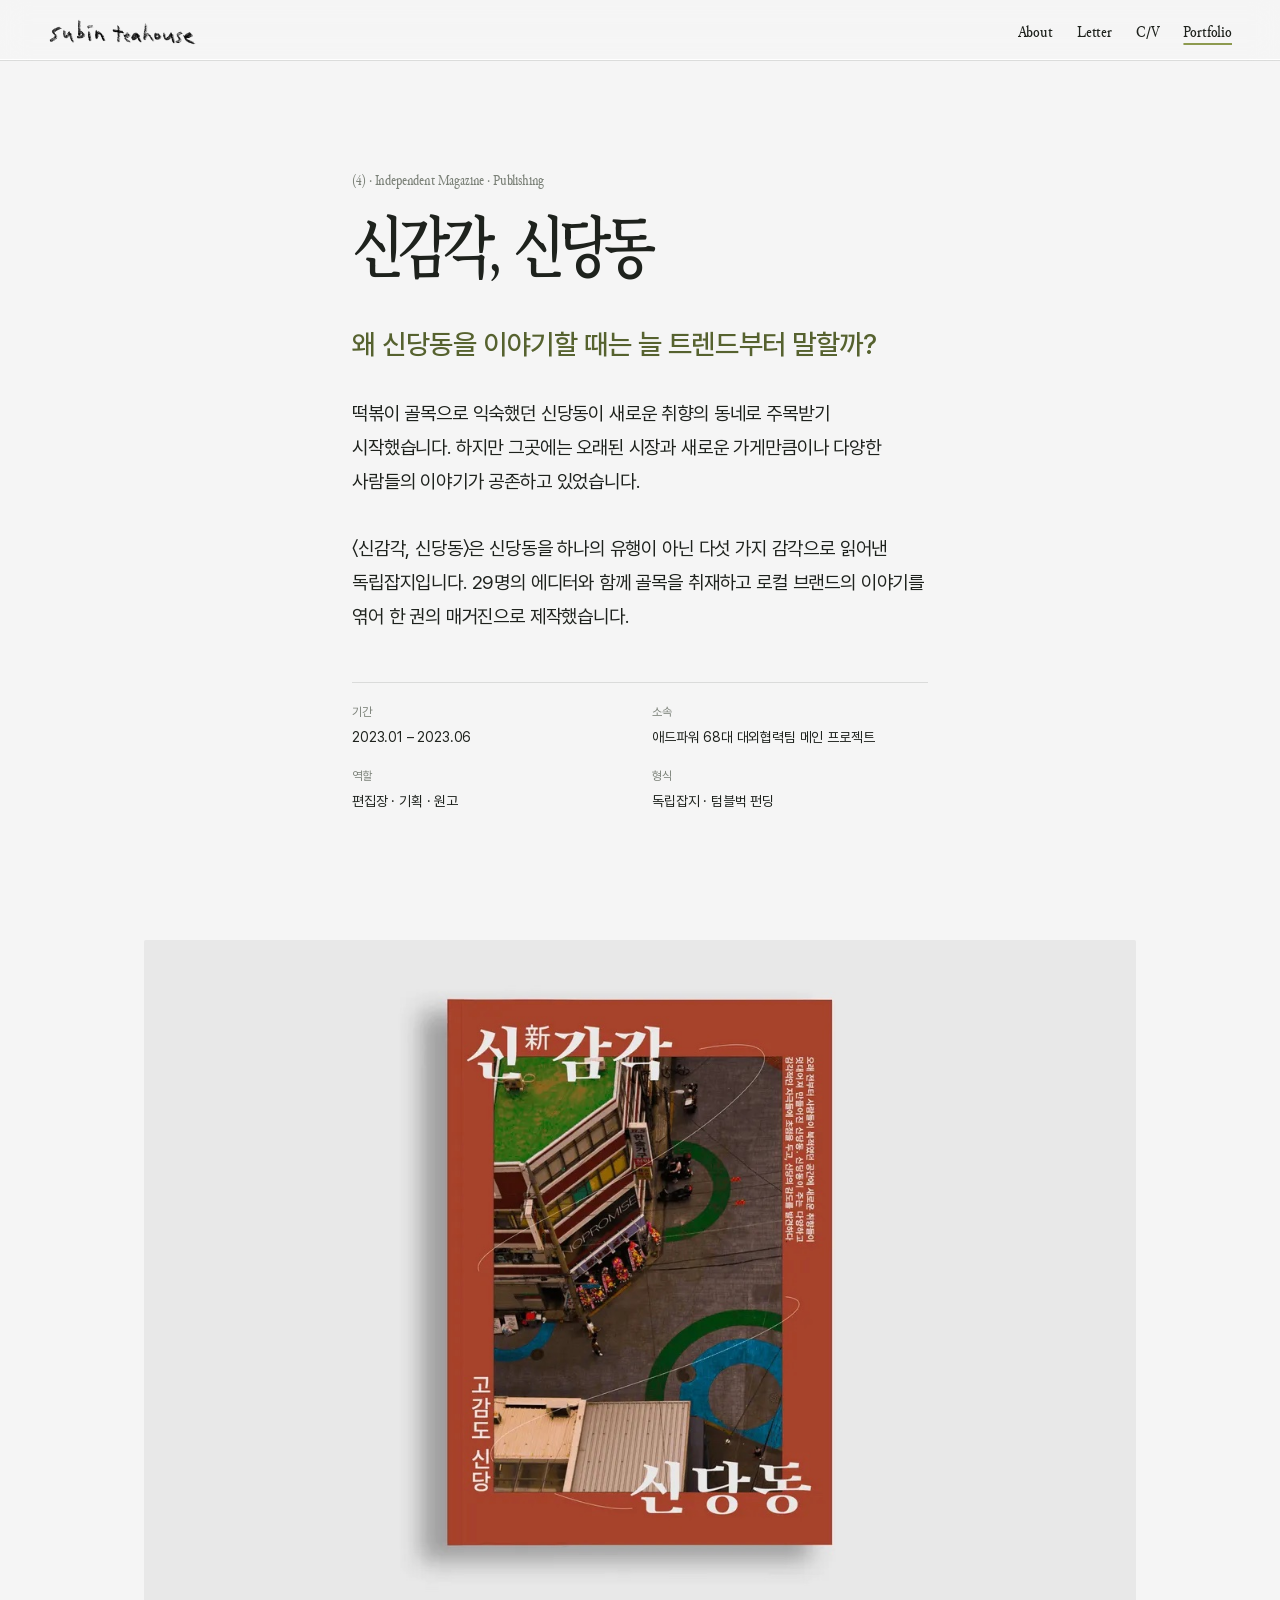
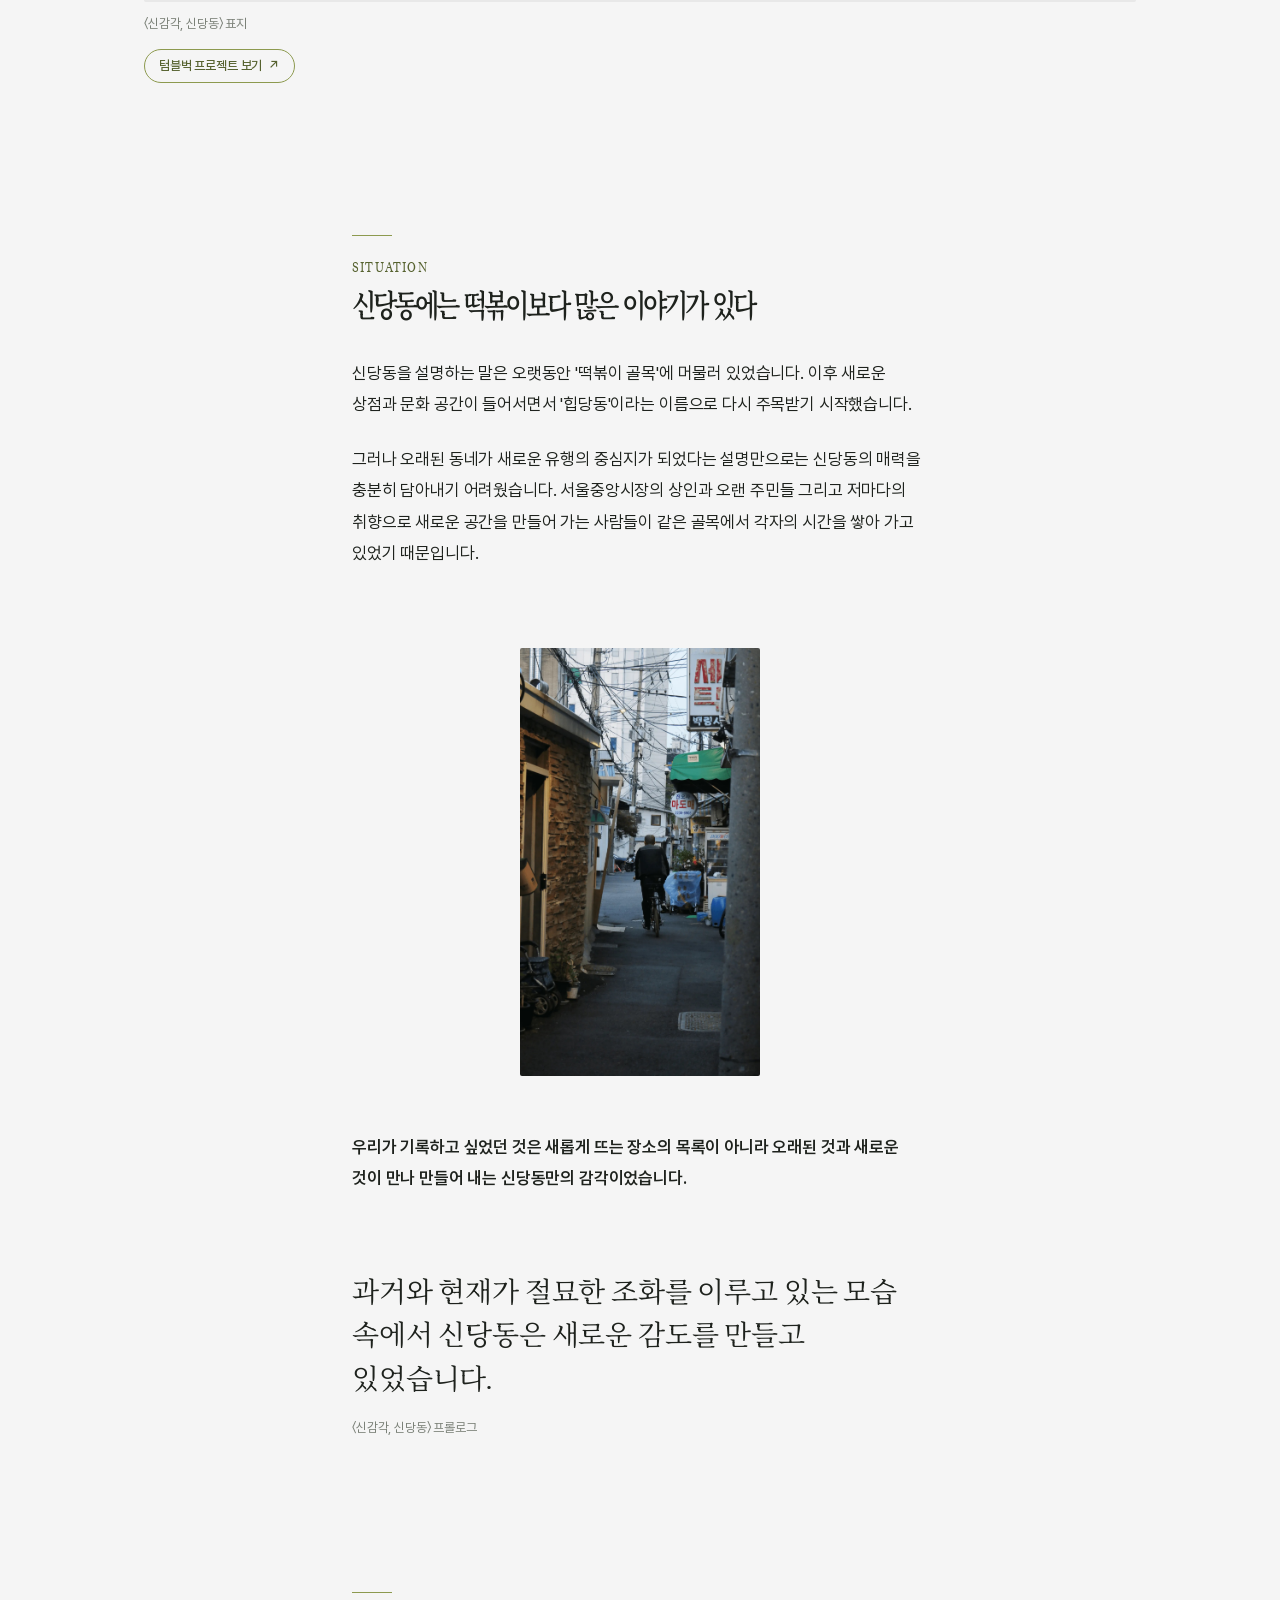
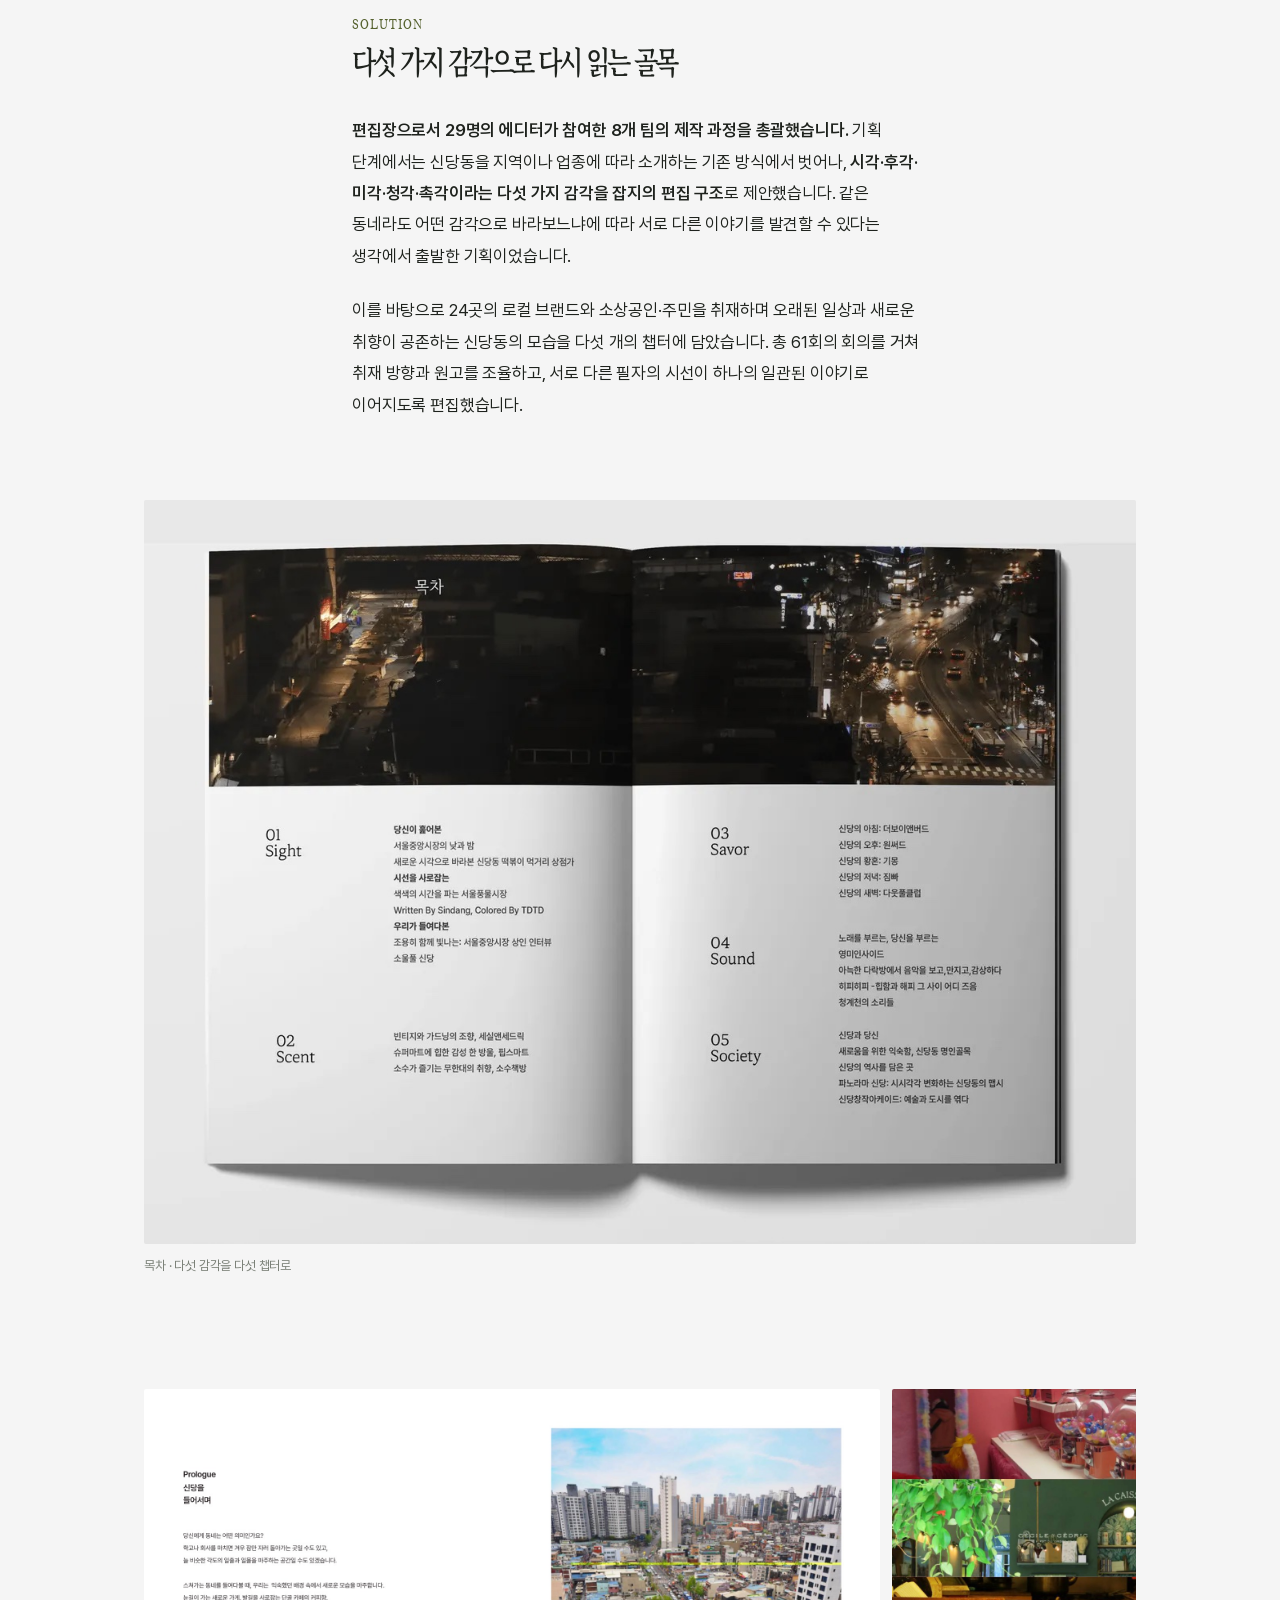
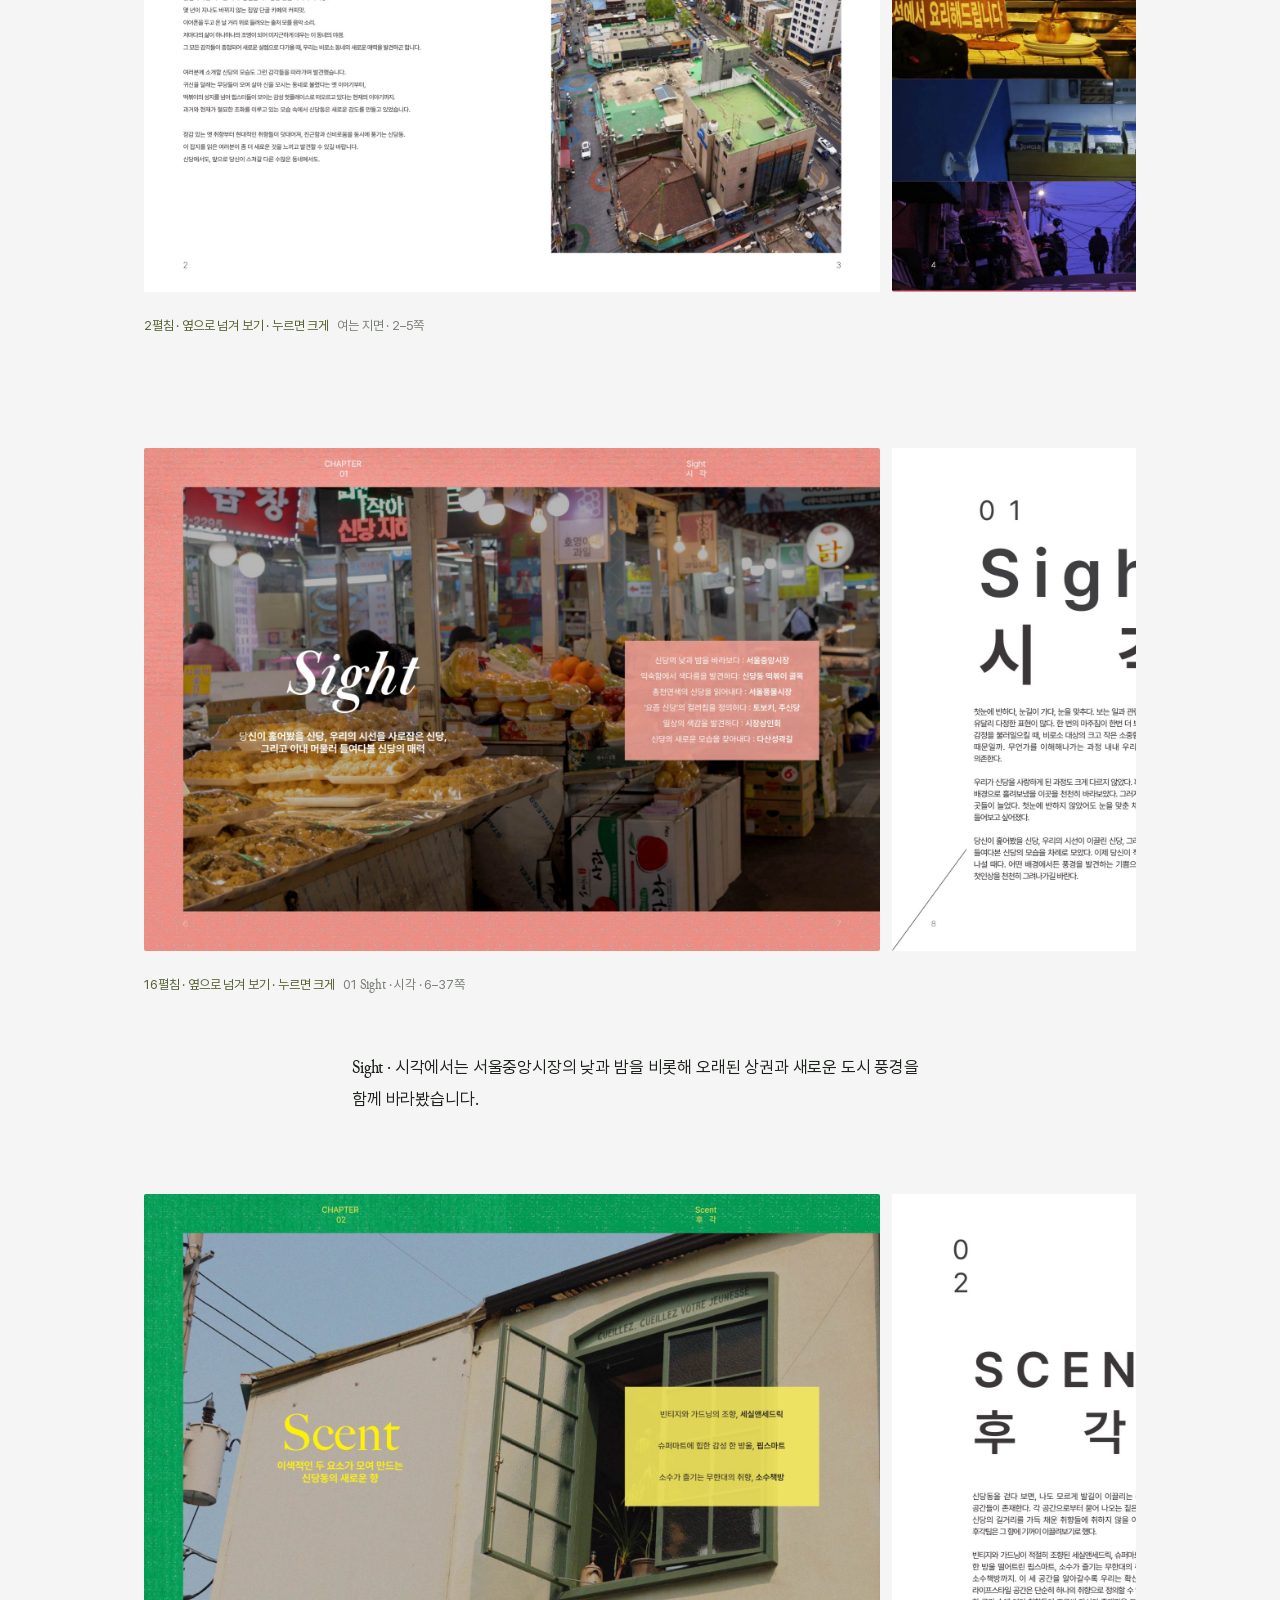
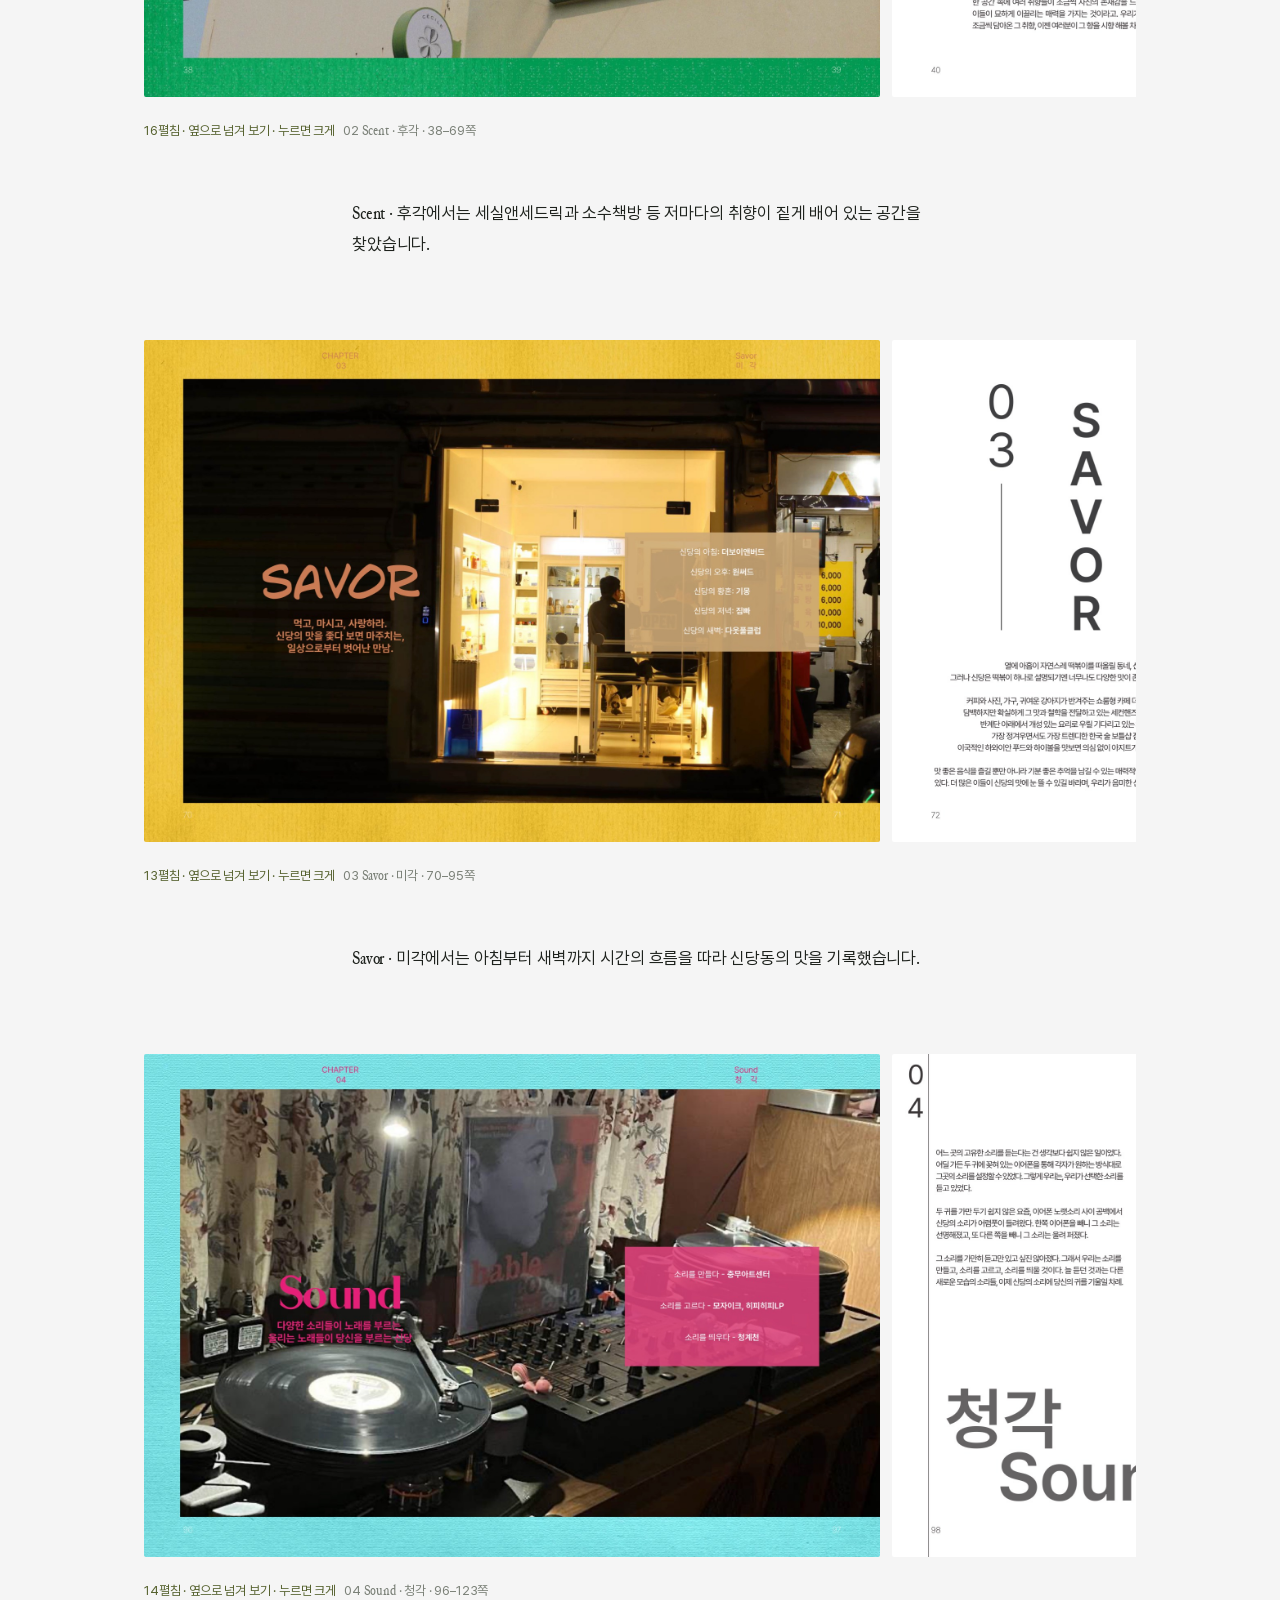
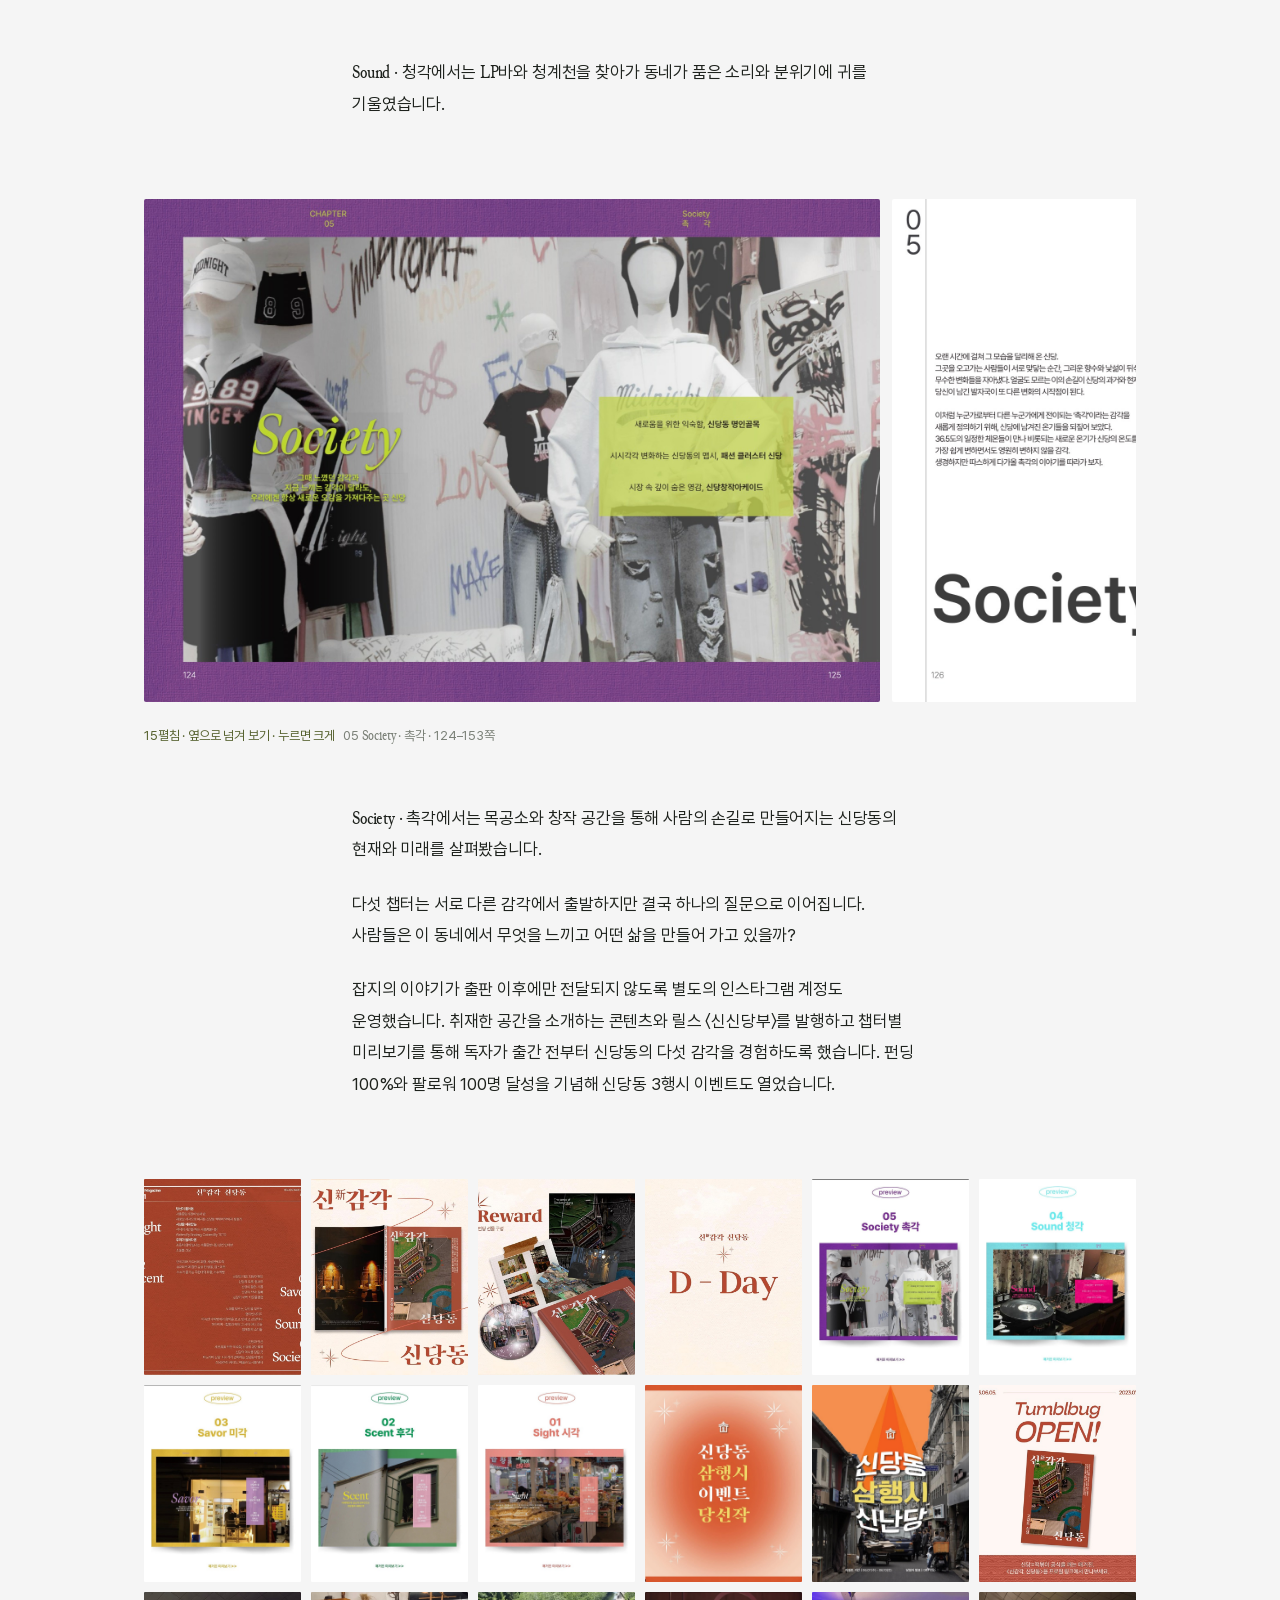
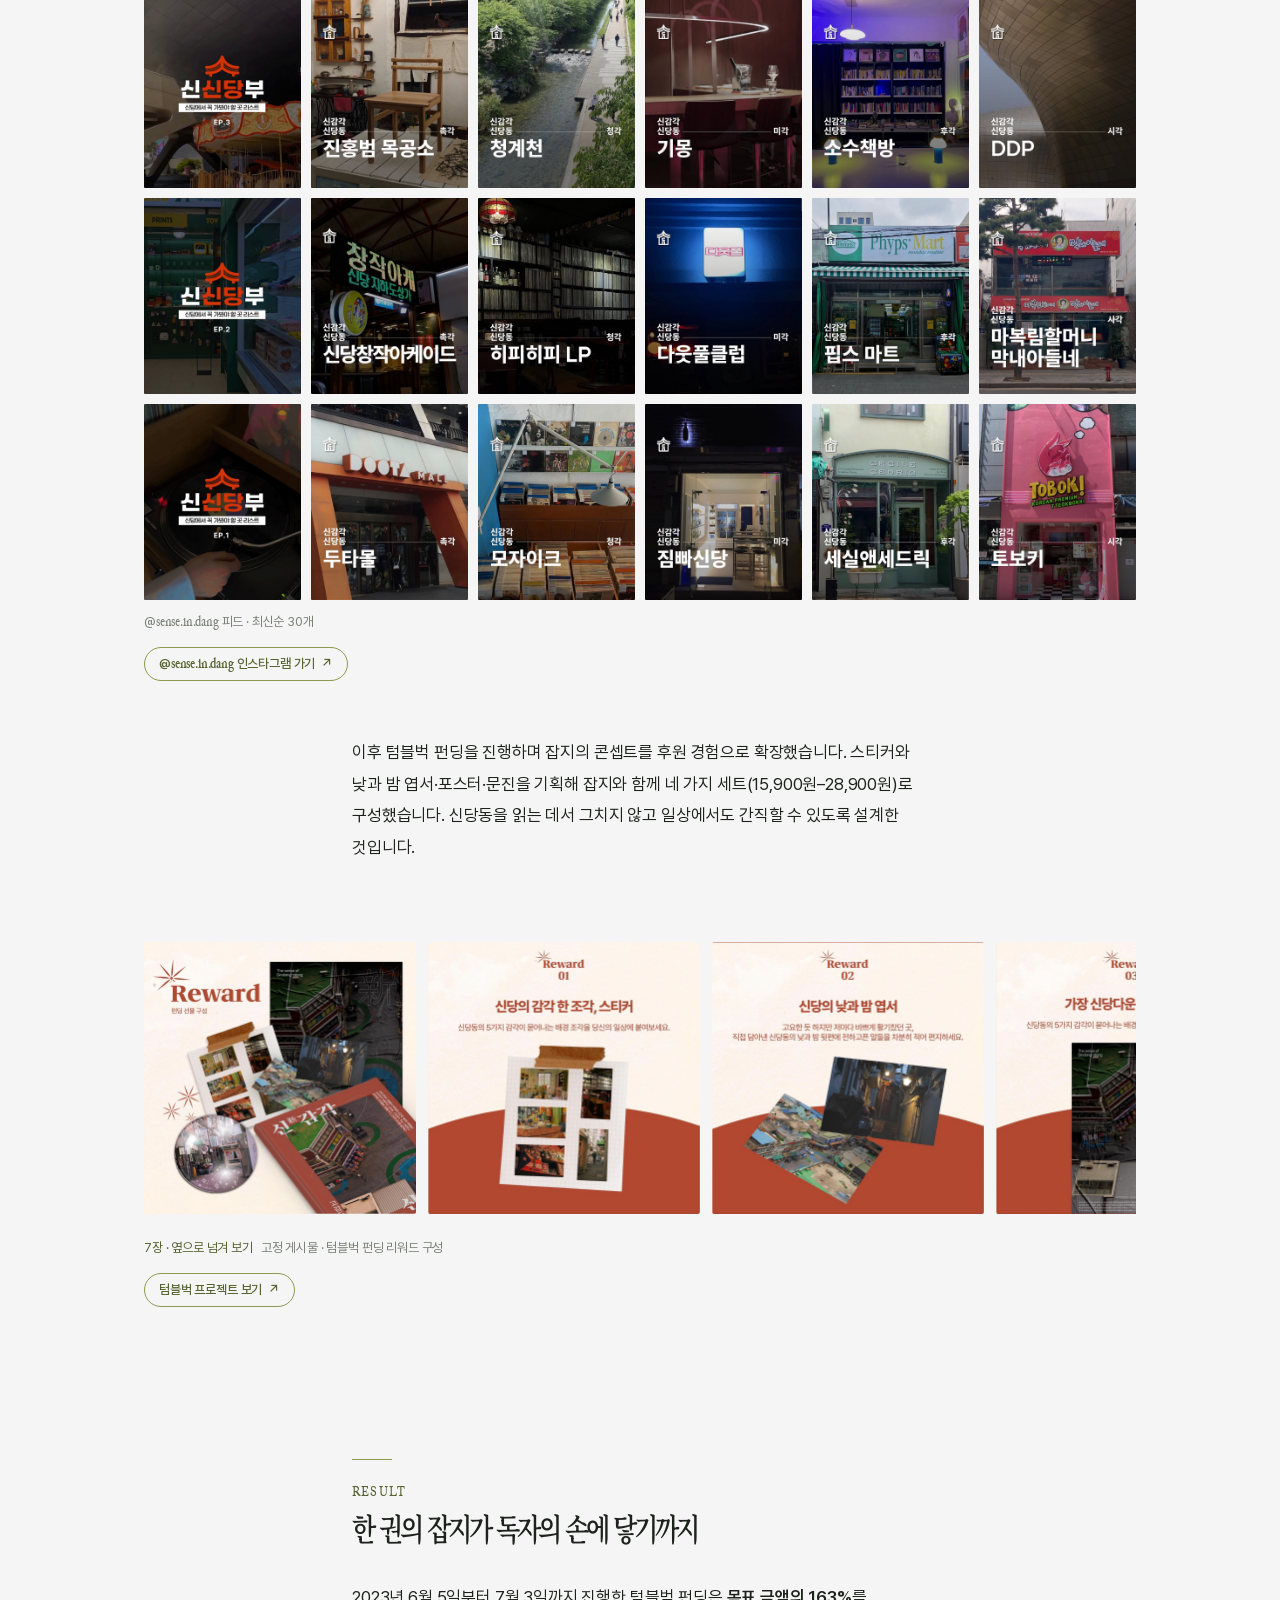
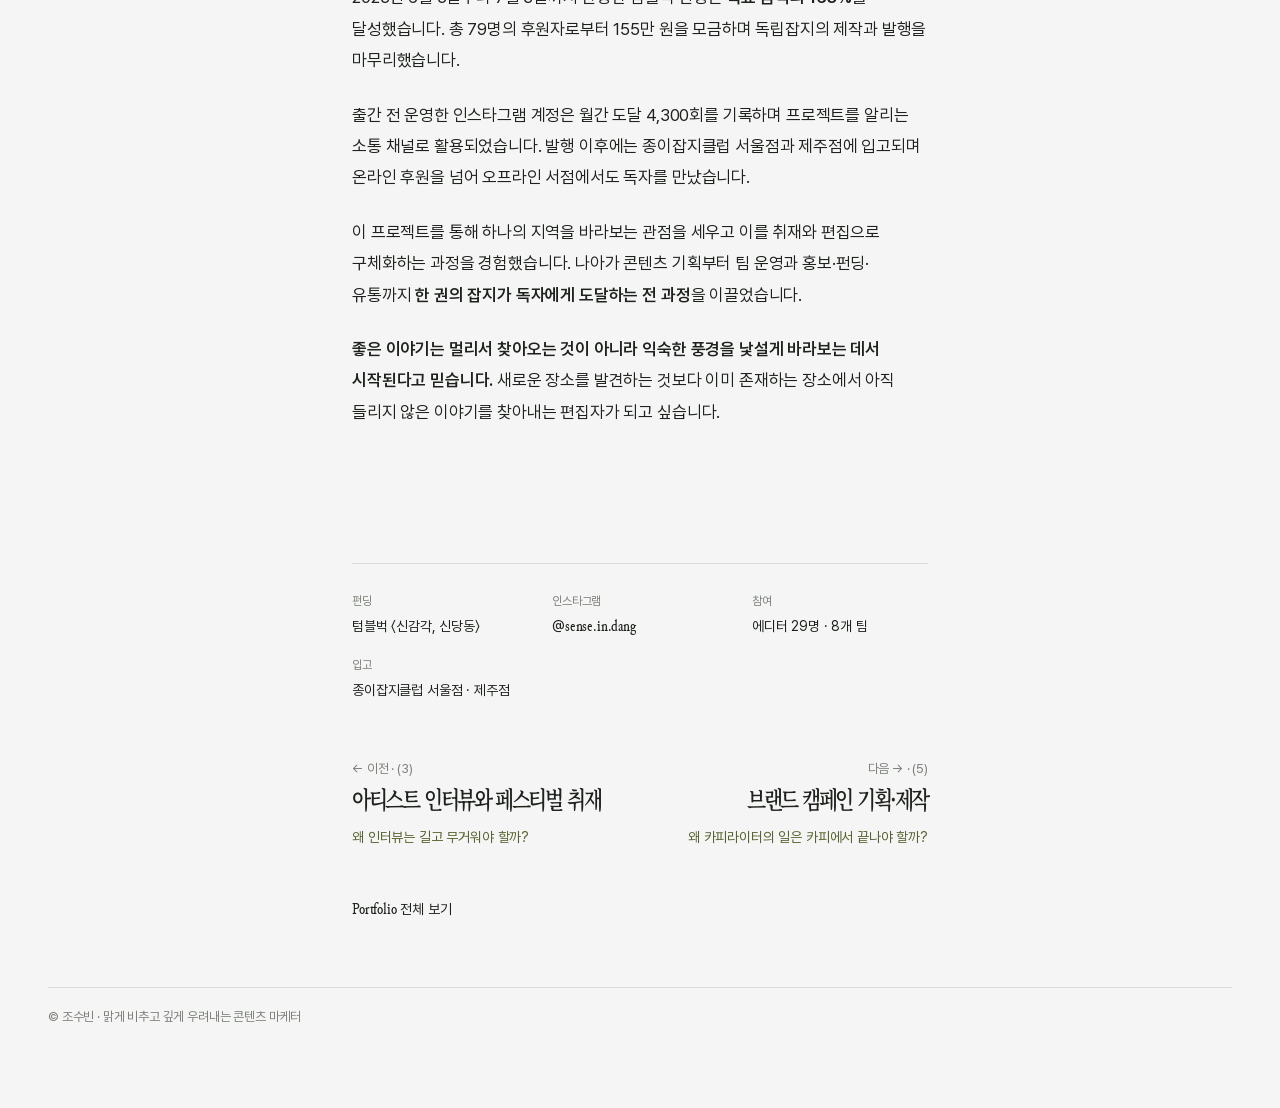
<file: projects/04.html>
<!doctype html>
<html lang="ko">
<head>
  <meta charset="utf-8">
  <meta name="viewport" content="width=device-width, initial-scale=1">
  <title>신감각, 신당동 — 조수빈</title>
  <meta name="description" content="왜 신당동을 이야기할 때는 늘 트렌드부터 말할까?">
  <link rel="icon" type="image/png" sizes="32x32" href="../assets/icons/favicon-32.png">
  <link rel="icon" type="image/png" sizes="16x16" href="../assets/icons/favicon-16.png">
  <link rel="icon" type="image/png" sizes="192x192" href="../assets/icons/icon-192.png">
  <link rel="apple-touch-icon" href="../assets/icons/apple-touch-icon.png">
  <link rel="preconnect" href="https://fonts.googleapis.com">
  <link rel="preconnect" href="https://fonts.gstatic.com" crossorigin>
  <link href="https://fonts.googleapis.com/css2?family=Noto+Serif+KR:wght@600&display=swap" rel="stylesheet">
  <link rel="stylesheet" href="../assets/style.css">
  <link rel="stylesheet" href="../assets/journal.css">
</head>
<body>
  <!-- 이 파일은 tools/build.py가 content/projects/04.json으로 만듭니다. 직접 고치지 말고 JSON을 고친 뒤 다시 빌드하세요. -->
  <header class="site-header">
    <a class="name logo" href="../index.html?welcome" aria-label="subin teahouse — 조수빈, 홈으로"><img class="logo-mark" src="../assets/img/name.png" alt="" width="539" height="101"></a>
    <nav class="site-nav">
      <a href="../about.html">About</a>
      <a href="../letter.html">Letter</a>
      <a href="../cv.html">C/V</a>
      <a href="../portfolio.html" aria-current="page">Portfolio</a>
    </nav>
  </header>

  <article class="journal">
  <header class="j-head">
    <p class="j-kicker"><span class="num">(4)</span> · Independent Magazine · Publishing</p>
    <h1 class="j-title">신감각, 신당동</h1>
    <p class="j-why">왜 신당동을 이야기할 때는 늘 트렌드부터 말할까?</p>
    <p class="j-dek">떡볶이 골목으로 익숙했던 신당동이 새로운 취향의 동네로 주목받기 시작했습니다. 하지만 그곳에는 오래된 시장과 새로운 가게만큼이나 다양한 사람들의 이야기가 공존하고 있었습니다.</p>
    <p class="j-dek">〈신감각, 신당동〉은 신당동을 하나의 유행이 아닌 다섯 가지 감각으로 읽어낸 독립잡지입니다. 29명의 에디터와 함께 골목을 취재하고 로컬 브랜드의 이야기를 엮어 한 권의 매거진으로 제작했습니다.</p>
    <dl class="j-meta">
      <div><dt>기간</dt><dd>2023.01 – 2023.06</dd></div>
      <div><dt>소속</dt><dd>애드파워 68대 대외협력팀 메인 프로젝트</dd></div>
      <div><dt>역할</dt><dd>편집장 · 기획 · 원고</dd></div>
      <div><dt>형식</dt><dd>독립잡지 · 텀블벅 펀딩</dd></div>
    </dl>
  </header>

  <figure class="j-fig is-wide">
    <img src="../assets/media/04/cover-mockup.jpg" alt="〈신감각, 신당동〉 표지 목업" loading="lazy">
    <figcaption class="j-cap">〈신감각, 신당동〉 표지</figcaption>
    <div class="j-btn-row"><a class="j-link-btn" href="https://tumblbug.com/senseindang/story" target="_blank" rel="noopener">텀블벅 프로젝트 보기<span aria-hidden="true">↗</span></a></div>
  </figure>

  <h2 class="j-sec" id="situation"><span class="j-sec-label">Situation</span><span class="j-sec-title">신당동에는 떡볶이보다 많은 이야기가 있다</span></h2>

  <p class="j-p">신당동을 설명하는 말은 오랫동안 '떡볶이 골목'에 머물러 있었습니다. 이후 새로운 상점과 문화 공간이 들어서면서 '힙당동'이라는 이름으로 다시 주목받기 시작했습니다.</p>

  <p class="j-p">그러나 오래된 동네가 새로운 유행의 중심지가 되었다는 설명만으로는 신당동의 매력을 충분히 담아내기 어려웠습니다. 서울중앙시장의 상인과 오랜 주민들 그리고 저마다의 취향으로 새로운 공간을 만들어 가는 사람들이 같은 골목에서 각자의 시간을 쌓아 가고 있었기 때문입니다.</p>

  <figure class="j-fig is-small">
    <img src="../assets/media/04/alley-photo.jpg" alt="신당동 골목" loading="lazy" style="aspect-ratio: 1123 / 2000">
  </figure>

  <p class="j-p"><strong>우리가 기록하고 싶었던 것은 새롭게 뜨는 장소의 목록이 아니라 오래된 것과 새로운 것이 만나 만들어 내는 신당동만의 감각이었습니다.</strong></p>

  <blockquote class="j-quote"><p>과거와 현재가 절묘한 조화를 이루고 있는 모습 속에서 신당동은 새로운 감도를 만들고 있었습니다.</p><cite>〈신감각, 신당동〉 프롤로그</cite></blockquote>

  <h2 class="j-sec" id="solution"><span class="j-sec-label">Solution</span><span class="j-sec-title">다섯 가지 감각으로 다시 읽는 골목</span></h2>

  <p class="j-p"><strong>편집장으로서 29명의 에디터가 참여한 8개 팀의 제작 과정을 총괄했습니다.</strong> 기획 단계에서는 신당동을 지역이나 업종에 따라 소개하는 기존 방식에서 벗어나, <strong>시각·후각·미각·청각·촉각이라는 다섯 가지 감각을 잡지의 편집 구조</strong>로 제안했습니다. 같은 동네라도 어떤 감각으로 바라보느냐에 따라 서로 다른 이야기를 발견할 수 있다는 생각에서 출발한 기획이었습니다.</p>

  <p class="j-p">이를 바탕으로 24곳의 로컬 브랜드와 소상공인·주민을 취재하며 오래된 일상과 새로운 취향이 공존하는 신당동의 모습을 다섯 개의 챕터에 담았습니다. 총 61회의 회의를 거쳐 취재 방향과 원고를 조율하고, 서로 다른 필자의 시선이 하나의 일관된 이야기로 이어지도록 편집했습니다.</p>

  <figure class="j-fig is-wide">
    <img src="../assets/media/04/toc-mockup.jpg" alt="〈신감각, 신당동〉 목차 펼침면 목업" loading="lazy">
    <figcaption class="j-cap">목차 · 다섯 감각을 다섯 챕터로</figcaption>
  </figure>

  <figure class="j-fig j-carousel is-wide">
    <ol class="j-slides is-spread" tabindex="0" aria-label="캐러셀 2펼침">
      <li><a href="../assets/media/04/spreads/p002-003.jpg" target="_blank" rel="noopener" aria-label="〈신감각, 신당동〉 여는 지면 2–3쪽 크게 보기"><img src="../assets/media/04/spreads/p002-003.jpg" alt="〈신감각, 신당동〉 여는 지면 2–3쪽" loading="lazy" style="aspect-ratio: 60 / 41"></a></li>
      <li><a href="../assets/media/04/spreads/p004-005.jpg" target="_blank" rel="noopener" aria-label="〈신감각, 신당동〉 여는 지면 4–5쪽 크게 보기"><img src="../assets/media/04/spreads/p004-005.jpg" alt="〈신감각, 신당동〉 여는 지면 4–5쪽" loading="lazy" style="aspect-ratio: 60 / 41"></a></li>
    </ol>
    <figcaption class="j-cap"><span class="j-cap-hint">2펼침 · 옆으로 넘겨 보기 · 누르면 크게</span>여는 지면 · 2–5쪽</figcaption>
  </figure>

  <figure class="j-fig j-carousel is-wide">
    <ol class="j-slides is-spread" tabindex="0" aria-label="캐러셀 16펼침">
      <li><a href="../assets/media/04/spreads/p006-007.jpg" target="_blank" rel="noopener" aria-label="Sight 챕터 6–7쪽 크게 보기"><img src="../assets/media/04/spreads/p006-007.jpg" alt="Sight 챕터 6–7쪽" loading="lazy" style="aspect-ratio: 60 / 41"></a></li>
      <li><a href="../assets/media/04/spreads/p008-009.jpg" target="_blank" rel="noopener" aria-label="Sight 챕터 8–9쪽 크게 보기"><img src="../assets/media/04/spreads/p008-009.jpg" alt="Sight 챕터 8–9쪽" loading="lazy" style="aspect-ratio: 60 / 41"></a></li>
      <li><a href="../assets/media/04/spreads/p010-011.jpg" target="_blank" rel="noopener" aria-label="Sight 챕터 10–11쪽 크게 보기"><img src="../assets/media/04/spreads/p010-011.jpg" alt="Sight 챕터 10–11쪽" loading="lazy" style="aspect-ratio: 60 / 41"></a></li>
      <li><a href="../assets/media/04/spreads/p012-013.jpg" target="_blank" rel="noopener" aria-label="Sight 챕터 12–13쪽 크게 보기"><img src="../assets/media/04/spreads/p012-013.jpg" alt="Sight 챕터 12–13쪽" loading="lazy" style="aspect-ratio: 60 / 41"></a></li>
      <li><a href="../assets/media/04/spreads/p014-015.jpg" target="_blank" rel="noopener" aria-label="Sight 챕터 14–15쪽 크게 보기"><img src="../assets/media/04/spreads/p014-015.jpg" alt="Sight 챕터 14–15쪽" loading="lazy" style="aspect-ratio: 60 / 41"></a></li>
      <li><a href="../assets/media/04/spreads/p016-017.jpg" target="_blank" rel="noopener" aria-label="Sight 챕터 16–17쪽 크게 보기"><img src="../assets/media/04/spreads/p016-017.jpg" alt="Sight 챕터 16–17쪽" loading="lazy" style="aspect-ratio: 60 / 41"></a></li>
      <li><a href="../assets/media/04/spreads/p018-019.jpg" target="_blank" rel="noopener" aria-label="Sight 챕터 18–19쪽 크게 보기"><img src="../assets/media/04/spreads/p018-019.jpg" alt="Sight 챕터 18–19쪽" loading="lazy" style="aspect-ratio: 60 / 41"></a></li>
      <li><a href="../assets/media/04/spreads/p020-021.jpg" target="_blank" rel="noopener" aria-label="Sight 챕터 20–21쪽 크게 보기"><img src="../assets/media/04/spreads/p020-021.jpg" alt="Sight 챕터 20–21쪽" loading="lazy" style="aspect-ratio: 60 / 41"></a></li>
      <li><a href="../assets/media/04/spreads/p022-023.jpg" target="_blank" rel="noopener" aria-label="Sight 챕터 22–23쪽 크게 보기"><img src="../assets/media/04/spreads/p022-023.jpg" alt="Sight 챕터 22–23쪽" loading="lazy" style="aspect-ratio: 60 / 41"></a></li>
      <li><a href="../assets/media/04/spreads/p024-025.jpg" target="_blank" rel="noopener" aria-label="Sight 챕터 24–25쪽 크게 보기"><img src="../assets/media/04/spreads/p024-025.jpg" alt="Sight 챕터 24–25쪽" loading="lazy" style="aspect-ratio: 60 / 41"></a></li>
      <li><a href="../assets/media/04/spreads/p026-027.jpg" target="_blank" rel="noopener" aria-label="Sight 챕터 26–27쪽 크게 보기"><img src="../assets/media/04/spreads/p026-027.jpg" alt="Sight 챕터 26–27쪽" loading="lazy" style="aspect-ratio: 60 / 41"></a></li>
      <li><a href="../assets/media/04/spreads/p028-029.jpg" target="_blank" rel="noopener" aria-label="Sight 챕터 28–29쪽 크게 보기"><img src="../assets/media/04/spreads/p028-029.jpg" alt="Sight 챕터 28–29쪽" loading="lazy" style="aspect-ratio: 60 / 41"></a></li>
      <li><a href="../assets/media/04/spreads/p030-031.jpg" target="_blank" rel="noopener" aria-label="Sight 챕터 30–31쪽 크게 보기"><img src="../assets/media/04/spreads/p030-031.jpg" alt="Sight 챕터 30–31쪽" loading="lazy" style="aspect-ratio: 60 / 41"></a></li>
      <li><a href="../assets/media/04/spreads/p032-033.jpg" target="_blank" rel="noopener" aria-label="Sight 챕터 32–33쪽 크게 보기"><img src="../assets/media/04/spreads/p032-033.jpg" alt="Sight 챕터 32–33쪽" loading="lazy" style="aspect-ratio: 60 / 41"></a></li>
      <li><a href="../assets/media/04/spreads/p034-035.jpg" target="_blank" rel="noopener" aria-label="Sight 챕터 34–35쪽 크게 보기"><img src="../assets/media/04/spreads/p034-035.jpg" alt="Sight 챕터 34–35쪽" loading="lazy" style="aspect-ratio: 60 / 41"></a></li>
      <li><a href="../assets/media/04/spreads/p036-037.jpg" target="_blank" rel="noopener" aria-label="Sight 챕터 36–37쪽 크게 보기"><img src="../assets/media/04/spreads/p036-037.jpg" alt="Sight 챕터 36–37쪽" loading="lazy" style="aspect-ratio: 60 / 41"></a></li>
    </ol>
    <figcaption class="j-cap"><span class="j-cap-hint">16펼침 · 옆으로 넘겨 보기 · 누르면 크게</span>01 Sight · 시각 · 6–37쪽</figcaption>
  </figure>

  <p class="j-p">Sight · 시각에서는 서울중앙시장의 낮과 밤을 비롯해 오래된 상권과 새로운 도시 풍경을 함께 바라봤습니다.</p>

  <figure class="j-fig j-carousel is-wide">
    <ol class="j-slides is-spread" tabindex="0" aria-label="캐러셀 16펼침">
      <li><a href="../assets/media/04/spreads/p038-039.jpg" target="_blank" rel="noopener" aria-label="Scent 챕터 38–39쪽 크게 보기"><img src="../assets/media/04/spreads/p038-039.jpg" alt="Scent 챕터 38–39쪽" loading="lazy" style="aspect-ratio: 60 / 41"></a></li>
      <li><a href="../assets/media/04/spreads/p040-041.jpg" target="_blank" rel="noopener" aria-label="Scent 챕터 40–41쪽 크게 보기"><img src="../assets/media/04/spreads/p040-041.jpg" alt="Scent 챕터 40–41쪽" loading="lazy" style="aspect-ratio: 60 / 41"></a></li>
      <li><a href="../assets/media/04/spreads/p042-043.jpg" target="_blank" rel="noopener" aria-label="Scent 챕터 42–43쪽 크게 보기"><img src="../assets/media/04/spreads/p042-043.jpg" alt="Scent 챕터 42–43쪽" loading="lazy" style="aspect-ratio: 60 / 41"></a></li>
      <li><a href="../assets/media/04/spreads/p044-045.jpg" target="_blank" rel="noopener" aria-label="Scent 챕터 44–45쪽 크게 보기"><img src="../assets/media/04/spreads/p044-045.jpg" alt="Scent 챕터 44–45쪽" loading="lazy" style="aspect-ratio: 60 / 41"></a></li>
      <li><a href="../assets/media/04/spreads/p046-047.jpg" target="_blank" rel="noopener" aria-label="Scent 챕터 46–47쪽 크게 보기"><img src="../assets/media/04/spreads/p046-047.jpg" alt="Scent 챕터 46–47쪽" loading="lazy" style="aspect-ratio: 60 / 41"></a></li>
      <li><a href="../assets/media/04/spreads/p048-049.jpg" target="_blank" rel="noopener" aria-label="Scent 챕터 48–49쪽 크게 보기"><img src="../assets/media/04/spreads/p048-049.jpg" alt="Scent 챕터 48–49쪽" loading="lazy" style="aspect-ratio: 60 / 41"></a></li>
      <li><a href="../assets/media/04/spreads/p050-051.jpg" target="_blank" rel="noopener" aria-label="Scent 챕터 50–51쪽 크게 보기"><img src="../assets/media/04/spreads/p050-051.jpg" alt="Scent 챕터 50–51쪽" loading="lazy" style="aspect-ratio: 60 / 41"></a></li>
      <li><a href="../assets/media/04/spreads/p052-053.jpg" target="_blank" rel="noopener" aria-label="Scent 챕터 52–53쪽 크게 보기"><img src="../assets/media/04/spreads/p052-053.jpg" alt="Scent 챕터 52–53쪽" loading="lazy" style="aspect-ratio: 60 / 41"></a></li>
      <li><a href="../assets/media/04/spreads/p054-055.jpg" target="_blank" rel="noopener" aria-label="Scent 챕터 54–55쪽 크게 보기"><img src="../assets/media/04/spreads/p054-055.jpg" alt="Scent 챕터 54–55쪽" loading="lazy" style="aspect-ratio: 60 / 41"></a></li>
      <li><a href="../assets/media/04/spreads/p056-057.jpg" target="_blank" rel="noopener" aria-label="Scent 챕터 56–57쪽 크게 보기"><img src="../assets/media/04/spreads/p056-057.jpg" alt="Scent 챕터 56–57쪽" loading="lazy" style="aspect-ratio: 60 / 41"></a></li>
      <li><a href="../assets/media/04/spreads/p058-059.jpg" target="_blank" rel="noopener" aria-label="Scent 챕터 58–59쪽 크게 보기"><img src="../assets/media/04/spreads/p058-059.jpg" alt="Scent 챕터 58–59쪽" loading="lazy" style="aspect-ratio: 60 / 41"></a></li>
      <li><a href="../assets/media/04/spreads/p060-061.jpg" target="_blank" rel="noopener" aria-label="Scent 챕터 60–61쪽 크게 보기"><img src="../assets/media/04/spreads/p060-061.jpg" alt="Scent 챕터 60–61쪽" loading="lazy" style="aspect-ratio: 60 / 41"></a></li>
      <li><a href="../assets/media/04/spreads/p062-063.jpg" target="_blank" rel="noopener" aria-label="Scent 챕터 62–63쪽 크게 보기"><img src="../assets/media/04/spreads/p062-063.jpg" alt="Scent 챕터 62–63쪽" loading="lazy" style="aspect-ratio: 60 / 41"></a></li>
      <li><a href="../assets/media/04/spreads/p064-065.jpg" target="_blank" rel="noopener" aria-label="Scent 챕터 64–65쪽 크게 보기"><img src="../assets/media/04/spreads/p064-065.jpg" alt="Scent 챕터 64–65쪽" loading="lazy" style="aspect-ratio: 60 / 41"></a></li>
      <li><a href="../assets/media/04/spreads/p066-067.jpg" target="_blank" rel="noopener" aria-label="Scent 챕터 66–67쪽 크게 보기"><img src="../assets/media/04/spreads/p066-067.jpg" alt="Scent 챕터 66–67쪽" loading="lazy" style="aspect-ratio: 60 / 41"></a></li>
      <li><a href="../assets/media/04/spreads/p068-069.jpg" target="_blank" rel="noopener" aria-label="Scent 챕터 68–69쪽 크게 보기"><img src="../assets/media/04/spreads/p068-069.jpg" alt="Scent 챕터 68–69쪽" loading="lazy" style="aspect-ratio: 60 / 41"></a></li>
    </ol>
    <figcaption class="j-cap"><span class="j-cap-hint">16펼침 · 옆으로 넘겨 보기 · 누르면 크게</span>02 Scent · 후각 · 38–69쪽</figcaption>
  </figure>

  <p class="j-p">Scent · 후각에서는 세실앤세드릭과 소수책방 등 저마다의 취향이 짙게 배어 있는 공간을 찾았습니다.</p>

  <figure class="j-fig j-carousel is-wide">
    <ol class="j-slides is-spread" tabindex="0" aria-label="캐러셀 13펼침">
      <li><a href="../assets/media/04/spreads/p070-071.jpg" target="_blank" rel="noopener" aria-label="Savor 챕터 70–71쪽 크게 보기"><img src="../assets/media/04/spreads/p070-071.jpg" alt="Savor 챕터 70–71쪽" loading="lazy" style="aspect-ratio: 60 / 41"></a></li>
      <li><a href="../assets/media/04/spreads/p072-073.jpg" target="_blank" rel="noopener" aria-label="Savor 챕터 72–73쪽 크게 보기"><img src="../assets/media/04/spreads/p072-073.jpg" alt="Savor 챕터 72–73쪽" loading="lazy" style="aspect-ratio: 60 / 41"></a></li>
      <li><a href="../assets/media/04/spreads/p074-075.jpg" target="_blank" rel="noopener" aria-label="Savor 챕터 74–75쪽 크게 보기"><img src="../assets/media/04/spreads/p074-075.jpg" alt="Savor 챕터 74–75쪽" loading="lazy" style="aspect-ratio: 60 / 41"></a></li>
      <li><a href="../assets/media/04/spreads/p076-077.jpg" target="_blank" rel="noopener" aria-label="Savor 챕터 76–77쪽 크게 보기"><img src="../assets/media/04/spreads/p076-077.jpg" alt="Savor 챕터 76–77쪽" loading="lazy" style="aspect-ratio: 60 / 41"></a></li>
      <li><a href="../assets/media/04/spreads/p078-079.jpg" target="_blank" rel="noopener" aria-label="Savor 챕터 78–79쪽 크게 보기"><img src="../assets/media/04/spreads/p078-079.jpg" alt="Savor 챕터 78–79쪽" loading="lazy" style="aspect-ratio: 60 / 41"></a></li>
      <li><a href="../assets/media/04/spreads/p080-081.jpg" target="_blank" rel="noopener" aria-label="Savor 챕터 80–81쪽 크게 보기"><img src="../assets/media/04/spreads/p080-081.jpg" alt="Savor 챕터 80–81쪽" loading="lazy" style="aspect-ratio: 60 / 41"></a></li>
      <li><a href="../assets/media/04/spreads/p082-083.jpg" target="_blank" rel="noopener" aria-label="Savor 챕터 82–83쪽 크게 보기"><img src="../assets/media/04/spreads/p082-083.jpg" alt="Savor 챕터 82–83쪽" loading="lazy" style="aspect-ratio: 60 / 41"></a></li>
      <li><a href="../assets/media/04/spreads/p084-085.jpg" target="_blank" rel="noopener" aria-label="Savor 챕터 84–85쪽 크게 보기"><img src="../assets/media/04/spreads/p084-085.jpg" alt="Savor 챕터 84–85쪽" loading="lazy" style="aspect-ratio: 60 / 41"></a></li>
      <li><a href="../assets/media/04/spreads/p086-087.jpg" target="_blank" rel="noopener" aria-label="Savor 챕터 86–87쪽 크게 보기"><img src="../assets/media/04/spreads/p086-087.jpg" alt="Savor 챕터 86–87쪽" loading="lazy" style="aspect-ratio: 60 / 41"></a></li>
      <li><a href="../assets/media/04/spreads/p088-089.jpg" target="_blank" rel="noopener" aria-label="Savor 챕터 88–89쪽 크게 보기"><img src="../assets/media/04/spreads/p088-089.jpg" alt="Savor 챕터 88–89쪽" loading="lazy" style="aspect-ratio: 60 / 41"></a></li>
      <li><a href="../assets/media/04/spreads/p090-091.jpg" target="_blank" rel="noopener" aria-label="Savor 챕터 90–91쪽 크게 보기"><img src="../assets/media/04/spreads/p090-091.jpg" alt="Savor 챕터 90–91쪽" loading="lazy" style="aspect-ratio: 60 / 41"></a></li>
      <li><a href="../assets/media/04/spreads/p092-093.jpg" target="_blank" rel="noopener" aria-label="Savor 챕터 92–93쪽 크게 보기"><img src="../assets/media/04/spreads/p092-093.jpg" alt="Savor 챕터 92–93쪽" loading="lazy" style="aspect-ratio: 60 / 41"></a></li>
      <li><a href="../assets/media/04/spreads/p094-095.jpg" target="_blank" rel="noopener" aria-label="Savor 챕터 94–95쪽 크게 보기"><img src="../assets/media/04/spreads/p094-095.jpg" alt="Savor 챕터 94–95쪽" loading="lazy" style="aspect-ratio: 60 / 41"></a></li>
    </ol>
    <figcaption class="j-cap"><span class="j-cap-hint">13펼침 · 옆으로 넘겨 보기 · 누르면 크게</span>03 Savor · 미각 · 70–95쪽</figcaption>
  </figure>

  <p class="j-p">Savor · 미각에서는 아침부터 새벽까지 시간의 흐름을 따라 신당동의 맛을 기록했습니다.</p>

  <figure class="j-fig j-carousel is-wide">
    <ol class="j-slides is-spread" tabindex="0" aria-label="캐러셀 14펼침">
      <li><a href="../assets/media/04/spreads/p096-097.jpg" target="_blank" rel="noopener" aria-label="Sound 챕터 96–97쪽 크게 보기"><img src="../assets/media/04/spreads/p096-097.jpg" alt="Sound 챕터 96–97쪽" loading="lazy" style="aspect-ratio: 60 / 41"></a></li>
      <li><a href="../assets/media/04/spreads/p098-099.jpg" target="_blank" rel="noopener" aria-label="Sound 챕터 98–99쪽 크게 보기"><img src="../assets/media/04/spreads/p098-099.jpg" alt="Sound 챕터 98–99쪽" loading="lazy" style="aspect-ratio: 60 / 41"></a></li>
      <li><a href="../assets/media/04/spreads/p100-101.jpg" target="_blank" rel="noopener" aria-label="Sound 챕터 100–101쪽 크게 보기"><img src="../assets/media/04/spreads/p100-101.jpg" alt="Sound 챕터 100–101쪽" loading="lazy" style="aspect-ratio: 60 / 41"></a></li>
      <li><a href="../assets/media/04/spreads/p102-103.jpg" target="_blank" rel="noopener" aria-label="Sound 챕터 102–103쪽 크게 보기"><img src="../assets/media/04/spreads/p102-103.jpg" alt="Sound 챕터 102–103쪽" loading="lazy" style="aspect-ratio: 60 / 41"></a></li>
      <li><a href="../assets/media/04/spreads/p104-105.jpg" target="_blank" rel="noopener" aria-label="Sound 챕터 104–105쪽 크게 보기"><img src="../assets/media/04/spreads/p104-105.jpg" alt="Sound 챕터 104–105쪽" loading="lazy" style="aspect-ratio: 60 / 41"></a></li>
      <li><a href="../assets/media/04/spreads/p106-107.jpg" target="_blank" rel="noopener" aria-label="Sound 챕터 106–107쪽 크게 보기"><img src="../assets/media/04/spreads/p106-107.jpg" alt="Sound 챕터 106–107쪽" loading="lazy" style="aspect-ratio: 60 / 41"></a></li>
      <li><a href="../assets/media/04/spreads/p108-109.jpg" target="_blank" rel="noopener" aria-label="Sound 챕터 108–109쪽 크게 보기"><img src="../assets/media/04/spreads/p108-109.jpg" alt="Sound 챕터 108–109쪽" loading="lazy" style="aspect-ratio: 60 / 41"></a></li>
      <li><a href="../assets/media/04/spreads/p110-111.jpg" target="_blank" rel="noopener" aria-label="Sound 챕터 110–111쪽 크게 보기"><img src="../assets/media/04/spreads/p110-111.jpg" alt="Sound 챕터 110–111쪽" loading="lazy" style="aspect-ratio: 60 / 41"></a></li>
      <li><a href="../assets/media/04/spreads/p112-113.jpg" target="_blank" rel="noopener" aria-label="Sound 챕터 112–113쪽 크게 보기"><img src="../assets/media/04/spreads/p112-113.jpg" alt="Sound 챕터 112–113쪽" loading="lazy" style="aspect-ratio: 60 / 41"></a></li>
      <li><a href="../assets/media/04/spreads/p114-115.jpg" target="_blank" rel="noopener" aria-label="Sound 챕터 114–115쪽 크게 보기"><img src="../assets/media/04/spreads/p114-115.jpg" alt="Sound 챕터 114–115쪽" loading="lazy" style="aspect-ratio: 60 / 41"></a></li>
      <li><a href="../assets/media/04/spreads/p116-117.jpg" target="_blank" rel="noopener" aria-label="Sound 챕터 116–117쪽 크게 보기"><img src="../assets/media/04/spreads/p116-117.jpg" alt="Sound 챕터 116–117쪽" loading="lazy" style="aspect-ratio: 60 / 41"></a></li>
      <li><a href="../assets/media/04/spreads/p118-119.jpg" target="_blank" rel="noopener" aria-label="Sound 챕터 118–119쪽 크게 보기"><img src="../assets/media/04/spreads/p118-119.jpg" alt="Sound 챕터 118–119쪽" loading="lazy" style="aspect-ratio: 60 / 41"></a></li>
      <li><a href="../assets/media/04/spreads/p120-121.jpg" target="_blank" rel="noopener" aria-label="Sound 챕터 120–121쪽 크게 보기"><img src="../assets/media/04/spreads/p120-121.jpg" alt="Sound 챕터 120–121쪽" loading="lazy" style="aspect-ratio: 60 / 41"></a></li>
      <li><a href="../assets/media/04/spreads/p122-123.jpg" target="_blank" rel="noopener" aria-label="Sound 챕터 122–123쪽 크게 보기"><img src="../assets/media/04/spreads/p122-123.jpg" alt="Sound 챕터 122–123쪽" loading="lazy" style="aspect-ratio: 60 / 41"></a></li>
    </ol>
    <figcaption class="j-cap"><span class="j-cap-hint">14펼침 · 옆으로 넘겨 보기 · 누르면 크게</span>04 Sound · 청각 · 96–123쪽</figcaption>
  </figure>

  <p class="j-p">Sound · 청각에서는 LP바와 청계천을 찾아가 동네가 품은 소리와 분위기에 귀를 기울였습니다.</p>

  <figure class="j-fig j-carousel is-wide">
    <ol class="j-slides is-spread" tabindex="0" aria-label="캐러셀 15펼침">
      <li><a href="../assets/media/04/spreads/p124-125.jpg" target="_blank" rel="noopener" aria-label="Society 챕터 124–125쪽 크게 보기"><img src="../assets/media/04/spreads/p124-125.jpg" alt="Society 챕터 124–125쪽" loading="lazy" style="aspect-ratio: 60 / 41"></a></li>
      <li><a href="../assets/media/04/spreads/p126-127.jpg" target="_blank" rel="noopener" aria-label="Society 챕터 126–127쪽 크게 보기"><img src="../assets/media/04/spreads/p126-127.jpg" alt="Society 챕터 126–127쪽" loading="lazy" style="aspect-ratio: 60 / 41"></a></li>
      <li><a href="../assets/media/04/spreads/p128-129.jpg" target="_blank" rel="noopener" aria-label="Society 챕터 128–129쪽 크게 보기"><img src="../assets/media/04/spreads/p128-129.jpg" alt="Society 챕터 128–129쪽" loading="lazy" style="aspect-ratio: 60 / 41"></a></li>
      <li><a href="../assets/media/04/spreads/p130-131.jpg" target="_blank" rel="noopener" aria-label="Society 챕터 130–131쪽 크게 보기"><img src="../assets/media/04/spreads/p130-131.jpg" alt="Society 챕터 130–131쪽" loading="lazy" style="aspect-ratio: 60 / 41"></a></li>
      <li><a href="../assets/media/04/spreads/p132-133.jpg" target="_blank" rel="noopener" aria-label="Society 챕터 132–133쪽 크게 보기"><img src="../assets/media/04/spreads/p132-133.jpg" alt="Society 챕터 132–133쪽" loading="lazy" style="aspect-ratio: 60 / 41"></a></li>
      <li><a href="../assets/media/04/spreads/p134-135.jpg" target="_blank" rel="noopener" aria-label="Society 챕터 134–135쪽 크게 보기"><img src="../assets/media/04/spreads/p134-135.jpg" alt="Society 챕터 134–135쪽" loading="lazy" style="aspect-ratio: 60 / 41"></a></li>
      <li><a href="../assets/media/04/spreads/p136-137.jpg" target="_blank" rel="noopener" aria-label="Society 챕터 136–137쪽 크게 보기"><img src="../assets/media/04/spreads/p136-137.jpg" alt="Society 챕터 136–137쪽" loading="lazy" style="aspect-ratio: 60 / 41"></a></li>
      <li><a href="../assets/media/04/spreads/p138-139.jpg" target="_blank" rel="noopener" aria-label="Society 챕터 138–139쪽 크게 보기"><img src="../assets/media/04/spreads/p138-139.jpg" alt="Society 챕터 138–139쪽" loading="lazy" style="aspect-ratio: 60 / 41"></a></li>
      <li><a href="../assets/media/04/spreads/p140-141.jpg" target="_blank" rel="noopener" aria-label="Society 챕터 140–141쪽 크게 보기"><img src="../assets/media/04/spreads/p140-141.jpg" alt="Society 챕터 140–141쪽" loading="lazy" style="aspect-ratio: 60 / 41"></a></li>
      <li><a href="../assets/media/04/spreads/p142-143.jpg" target="_blank" rel="noopener" aria-label="Society 챕터 142–143쪽 크게 보기"><img src="../assets/media/04/spreads/p142-143.jpg" alt="Society 챕터 142–143쪽" loading="lazy" style="aspect-ratio: 60 / 41"></a></li>
      <li><a href="../assets/media/04/spreads/p144-145.jpg" target="_blank" rel="noopener" aria-label="Society 챕터 144–145쪽 크게 보기"><img src="../assets/media/04/spreads/p144-145.jpg" alt="Society 챕터 144–145쪽" loading="lazy" style="aspect-ratio: 60 / 41"></a></li>
      <li><a href="../assets/media/04/spreads/p146-147.jpg" target="_blank" rel="noopener" aria-label="Society 챕터 146–147쪽 크게 보기"><img src="../assets/media/04/spreads/p146-147.jpg" alt="Society 챕터 146–147쪽" loading="lazy" style="aspect-ratio: 60 / 41"></a></li>
      <li><a href="../assets/media/04/spreads/p148-149.jpg" target="_blank" rel="noopener" aria-label="Society 챕터 148–149쪽 크게 보기"><img src="../assets/media/04/spreads/p148-149.jpg" alt="Society 챕터 148–149쪽" loading="lazy" style="aspect-ratio: 60 / 41"></a></li>
      <li><a href="../assets/media/04/spreads/p150-151.jpg" target="_blank" rel="noopener" aria-label="Society 챕터 150–151쪽 크게 보기"><img src="../assets/media/04/spreads/p150-151.jpg" alt="Society 챕터 150–151쪽" loading="lazy" style="aspect-ratio: 60 / 41"></a></li>
      <li><a href="../assets/media/04/spreads/p152-153.jpg" target="_blank" rel="noopener" aria-label="Society 챕터 152–153쪽 크게 보기"><img src="../assets/media/04/spreads/p152-153.jpg" alt="Society 챕터 152–153쪽" loading="lazy" style="aspect-ratio: 60 / 41"></a></li>
    </ol>
    <figcaption class="j-cap"><span class="j-cap-hint">15펼침 · 옆으로 넘겨 보기 · 누르면 크게</span>05 Society · 촉각 · 124–153쪽</figcaption>
  </figure>

  <p class="j-p">Society · 촉각에서는 목공소와 창작 공간을 통해 사람의 손길로 만들어지는 신당동의 현재와 미래를 살펴봤습니다.</p>

  <p class="j-p">다섯 챕터는 서로 다른 감각에서 출발하지만 결국 하나의 질문으로 이어집니다. 사람들은 이 동네에서 무엇을 느끼고 어떤 삶을 만들어 가고 있을까?</p>

  <p class="j-p">잡지의 이야기가 출판 이후에만 전달되지 않도록 별도의 인스타그램 계정도 운영했습니다. 취재한 공간을 소개하는 콘텐츠와 릴스 〈신신당부〉를 발행하고 챕터별 미리보기를 통해 독자가 출간 전부터 신당동의 다섯 감각을 경험하도록 했습니다. 펀딩 100%와 팔로워 100명 달성을 기념해 신당동 3행시 이벤트도 열었습니다.</p>

  <figure class="j-fig j-grid is-wide">
    <ul class="j-grid-list" style="--cols: 6; --mcols: 3">
      <li><img src="../assets/media/04/instagram/post-00.jpg" alt="센스인당 인스타그램 게시물" loading="lazy" style="aspect-ratio: 4 / 5"></li>
      <li><img src="../assets/media/04/instagram/post-01.jpg" alt="센스인당 인스타그램 게시물" loading="lazy" style="aspect-ratio: 4 / 5"></li>
      <li><img src="../assets/media/04/instagram/post-02.jpg" alt="센스인당 인스타그램 게시물" loading="lazy" style="aspect-ratio: 4 / 5"></li>
      <li><img src="../assets/media/04/instagram/post-03.jpg" alt="센스인당 인스타그램 게시물" loading="lazy" style="aspect-ratio: 4 / 5"></li>
      <li><img src="../assets/media/04/instagram/post-04.jpg" alt="센스인당 인스타그램 게시물" loading="lazy" style="aspect-ratio: 4 / 5"></li>
      <li><img src="../assets/media/04/instagram/post-05.jpg" alt="센스인당 인스타그램 게시물" loading="lazy" style="aspect-ratio: 4 / 5"></li>
      <li><img src="../assets/media/04/instagram/post-06.jpg" alt="센스인당 인스타그램 게시물" loading="lazy" style="aspect-ratio: 4 / 5"></li>
      <li><img src="../assets/media/04/instagram/post-07.jpg" alt="센스인당 인스타그램 게시물" loading="lazy" style="aspect-ratio: 4 / 5"></li>
      <li><img src="../assets/media/04/instagram/post-08.jpg" alt="센스인당 인스타그램 게시물" loading="lazy" style="aspect-ratio: 4 / 5"></li>
      <li><img src="../assets/media/04/instagram/post-09.jpg" alt="센스인당 인스타그램 게시물" loading="lazy" style="aspect-ratio: 4 / 5"></li>
      <li><img src="../assets/media/04/instagram/post-10.jpg" alt="센스인당 인스타그램 게시물" loading="lazy" style="aspect-ratio: 4 / 5"></li>
      <li><img src="../assets/media/04/instagram/post-11.jpg" alt="센스인당 인스타그램 게시물" loading="lazy" style="aspect-ratio: 4 / 5"></li>
      <li><img src="../assets/media/04/instagram/post-12.jpg" alt="센스인당 인스타그램 게시물" loading="lazy" style="aspect-ratio: 4 / 5"></li>
      <li><img src="../assets/media/04/instagram/post-13.jpg" alt="센스인당 인스타그램 게시물" loading="lazy" style="aspect-ratio: 4 / 5"></li>
      <li><img src="../assets/media/04/instagram/post-14.jpg" alt="센스인당 인스타그램 게시물" loading="lazy" style="aspect-ratio: 4 / 5"></li>
      <li><img src="../assets/media/04/instagram/post-15.jpg" alt="센스인당 인스타그램 게시물" loading="lazy" style="aspect-ratio: 4 / 5"></li>
      <li><img src="../assets/media/04/instagram/post-16.jpg" alt="센스인당 인스타그램 게시물" loading="lazy" style="aspect-ratio: 4 / 5"></li>
      <li><img src="../assets/media/04/instagram/post-17.jpg" alt="센스인당 인스타그램 게시물" loading="lazy" style="aspect-ratio: 4 / 5"></li>
      <li><img src="../assets/media/04/instagram/post-18.jpg" alt="센스인당 인스타그램 게시물" loading="lazy" style="aspect-ratio: 4 / 5"></li>
      <li><img src="../assets/media/04/instagram/post-19.jpg" alt="센스인당 인스타그램 게시물" loading="lazy" style="aspect-ratio: 4 / 5"></li>
      <li><img src="../assets/media/04/instagram/post-20.jpg" alt="센스인당 인스타그램 게시물" loading="lazy" style="aspect-ratio: 4 / 5"></li>
      <li><img src="../assets/media/04/instagram/post-21.jpg" alt="센스인당 인스타그램 게시물" loading="lazy" style="aspect-ratio: 4 / 5"></li>
      <li><img src="../assets/media/04/instagram/post-22.jpg" alt="센스인당 인스타그램 게시물" loading="lazy" style="aspect-ratio: 4 / 5"></li>
      <li><img src="../assets/media/04/instagram/post-23.jpg" alt="센스인당 인스타그램 게시물" loading="lazy" style="aspect-ratio: 4 / 5"></li>
      <li><img src="../assets/media/04/instagram/post-24.jpg" alt="센스인당 인스타그램 게시물" loading="lazy" style="aspect-ratio: 4 / 5"></li>
      <li><img src="../assets/media/04/instagram/post-25.jpg" alt="센스인당 인스타그램 게시물" loading="lazy" style="aspect-ratio: 4 / 5"></li>
      <li><img src="../assets/media/04/instagram/post-26.jpg" alt="센스인당 인스타그램 게시물" loading="lazy" style="aspect-ratio: 4 / 5"></li>
      <li><img src="../assets/media/04/instagram/post-27.jpg" alt="센스인당 인스타그램 게시물" loading="lazy" style="aspect-ratio: 4 / 5"></li>
      <li><img src="../assets/media/04/instagram/post-28.jpg" alt="센스인당 인스타그램 게시물" loading="lazy" style="aspect-ratio: 4 / 5"></li>
      <li><img src="../assets/media/04/instagram/post-29.jpg" alt="센스인당 인스타그램 게시물" loading="lazy" style="aspect-ratio: 4 / 5"></li>
    </ul>
    <figcaption class="j-cap">@sense.in.dang 피드 · 최신순 30개</figcaption>
    <div class="j-btn-row"><a class="j-link-btn" href="https://www.instagram.com/sense.in.dang/" target="_blank" rel="noopener">@sense.in.dang 인스타그램 가기<span aria-hidden="true">↗</span></a></div>
  </figure>

  <p class="j-p">이후 텀블벅 펀딩을 진행하며 잡지의 콘셉트를 후원 경험으로 확장했습니다. 스티커와 낮과 밤 엽서·포스터·문진을 기획해 잡지와 함께 네 가지 세트(15,900원–28,900원)로 구성했습니다. 신당동을 읽는 데서 그치지 않고 일상에서도 간직할 수 있도록 설계한 것입니다.</p>

  <figure class="j-fig j-carousel is-wide">
    <ol class="j-slides" tabindex="0" aria-label="캐러셀 7장">
      <li><img src="../assets/media/04/instagram/reward-1.jpg" alt="펀딩 리워드 안내 1장" loading="lazy" style="aspect-ratio: 1 / 1"></li>
      <li><img src="../assets/media/04/instagram/reward-2.jpg" alt="펀딩 리워드 안내 2장" loading="lazy" style="aspect-ratio: 1 / 1"></li>
      <li><img src="../assets/media/04/instagram/reward-3.jpg" alt="펀딩 리워드 안내 3장" loading="lazy" style="aspect-ratio: 1 / 1"></li>
      <li><img src="../assets/media/04/instagram/reward-4.jpg" alt="펀딩 리워드 안내 4장" loading="lazy" style="aspect-ratio: 1 / 1"></li>
      <li><img src="../assets/media/04/instagram/reward-5.jpg" alt="펀딩 리워드 안내 5장" loading="lazy" style="aspect-ratio: 1 / 1"></li>
      <li><img src="../assets/media/04/instagram/reward-6.jpg" alt="펀딩 리워드 안내 6장" loading="lazy" style="aspect-ratio: 1 / 1"></li>
      <li><img src="../assets/media/04/instagram/reward-7.jpg" alt="펀딩 리워드 안내 7장" loading="lazy" style="aspect-ratio: 1 / 1"></li>
    </ol>
    <figcaption class="j-cap"><span class="j-cap-hint">7장 · 옆으로 넘겨 보기</span>고정 게시물 · 텀블벅 펀딩 리워드 구성</figcaption>
    <div class="j-btn-row"><a class="j-link-btn" href="https://tumblbug.com/senseindang/story" target="_blank" rel="noopener">텀블벅 프로젝트 보기<span aria-hidden="true">↗</span></a></div>
  </figure>

  <h2 class="j-sec" id="result"><span class="j-sec-label">Result</span><span class="j-sec-title">한 권의 잡지가 독자의 손에 닿기까지</span></h2>

  <p class="j-p">2023년 6월 5일부터 7월 3일까지 진행한 텀블벅 펀딩은 <strong>목표 금액의 163%</strong>를 달성했습니다. 총 79명의 후원자로부터 155만 원을 모금하며 독립잡지의 제작과 발행을 마무리했습니다.</p>

  <p class="j-p">출간 전 운영한 인스타그램 계정은 월간 도달 4,300회를 기록하며 프로젝트를 알리는 소통 채널로 활용되었습니다. 발행 이후에는 종이잡지클럽 서울점과 제주점에 입고되며 온라인 후원을 넘어 오프라인 서점에서도 독자를 만났습니다.</p>

  <p class="j-p">이 프로젝트를 통해 하나의 지역을 바라보는 관점을 세우고 이를 취재와 편집으로 구체화하는 과정을 경험했습니다. 나아가 콘텐츠 기획부터 팀 운영과 홍보·펀딩·유통까지 <strong>한 권의 잡지가 독자에게 도달하는 전 과정</strong>을 이끌었습니다.</p>

  <p class="j-p"><strong>좋은 이야기는 멀리서 찾아오는 것이 아니라 익숙한 풍경을 낯설게 바라보는 데서 시작된다고 믿습니다.</strong> 새로운 장소를 발견하는 것보다 이미 존재하는 장소에서 아직 들리지 않은 이야기를 찾아내는 편집자가 되고 싶습니다.</p>

  <footer class="j-foot">
    <dl class="j-credits">
      <div><dt>펀딩</dt><dd><a href="https://tumblbug.com/senseindang/story">텀블벅 〈신감각, 신당동〉</a></dd></div>
      <div><dt>인스타그램</dt><dd><a href="https://www.instagram.com/sense.in.dang/">@sense.in.dang</a></dd></div>
      <div><dt>참여</dt><dd>에디터 29명 · 8개 팀</dd></div>
      <div><dt>입고</dt><dd>종이잡지클럽 서울점 · 제주점</dd></div>
    </dl>
    <nav class="j-nav" aria-label="다른 프로젝트">
      <a class="j-nav-prev" href="03.html" rel="prev"><span class="j-nav-dir">← 이전 · (3)</span><span class="j-nav-title title">아티스트 인터뷰와 페스티벌 취재</span><span class="j-nav-why">왜 인터뷰는 길고 무거워야 할까?</span></a>
      <a class="j-nav-next" href="05.html" rel="next"><span class="j-nav-dir">다음 → · (5)</span><span class="j-nav-title title">브랜드 캠페인 기획·제작</span><span class="j-nav-why">왜 카피라이터의 일은 카피에서 끝나야 할까?</span></a>
    </nav>
    <p class="j-back"><a href="../portfolio.html">Portfolio 전체 보기</a></p>
  </footer>
  </article>

  <footer class="site-footer">© 조수빈 · 맑게 비추고 깊게 우려내는 콘텐츠 마케터</footer>
  <script src="../assets/ko-wrap.js"></script>
</body>
</html>
</file>
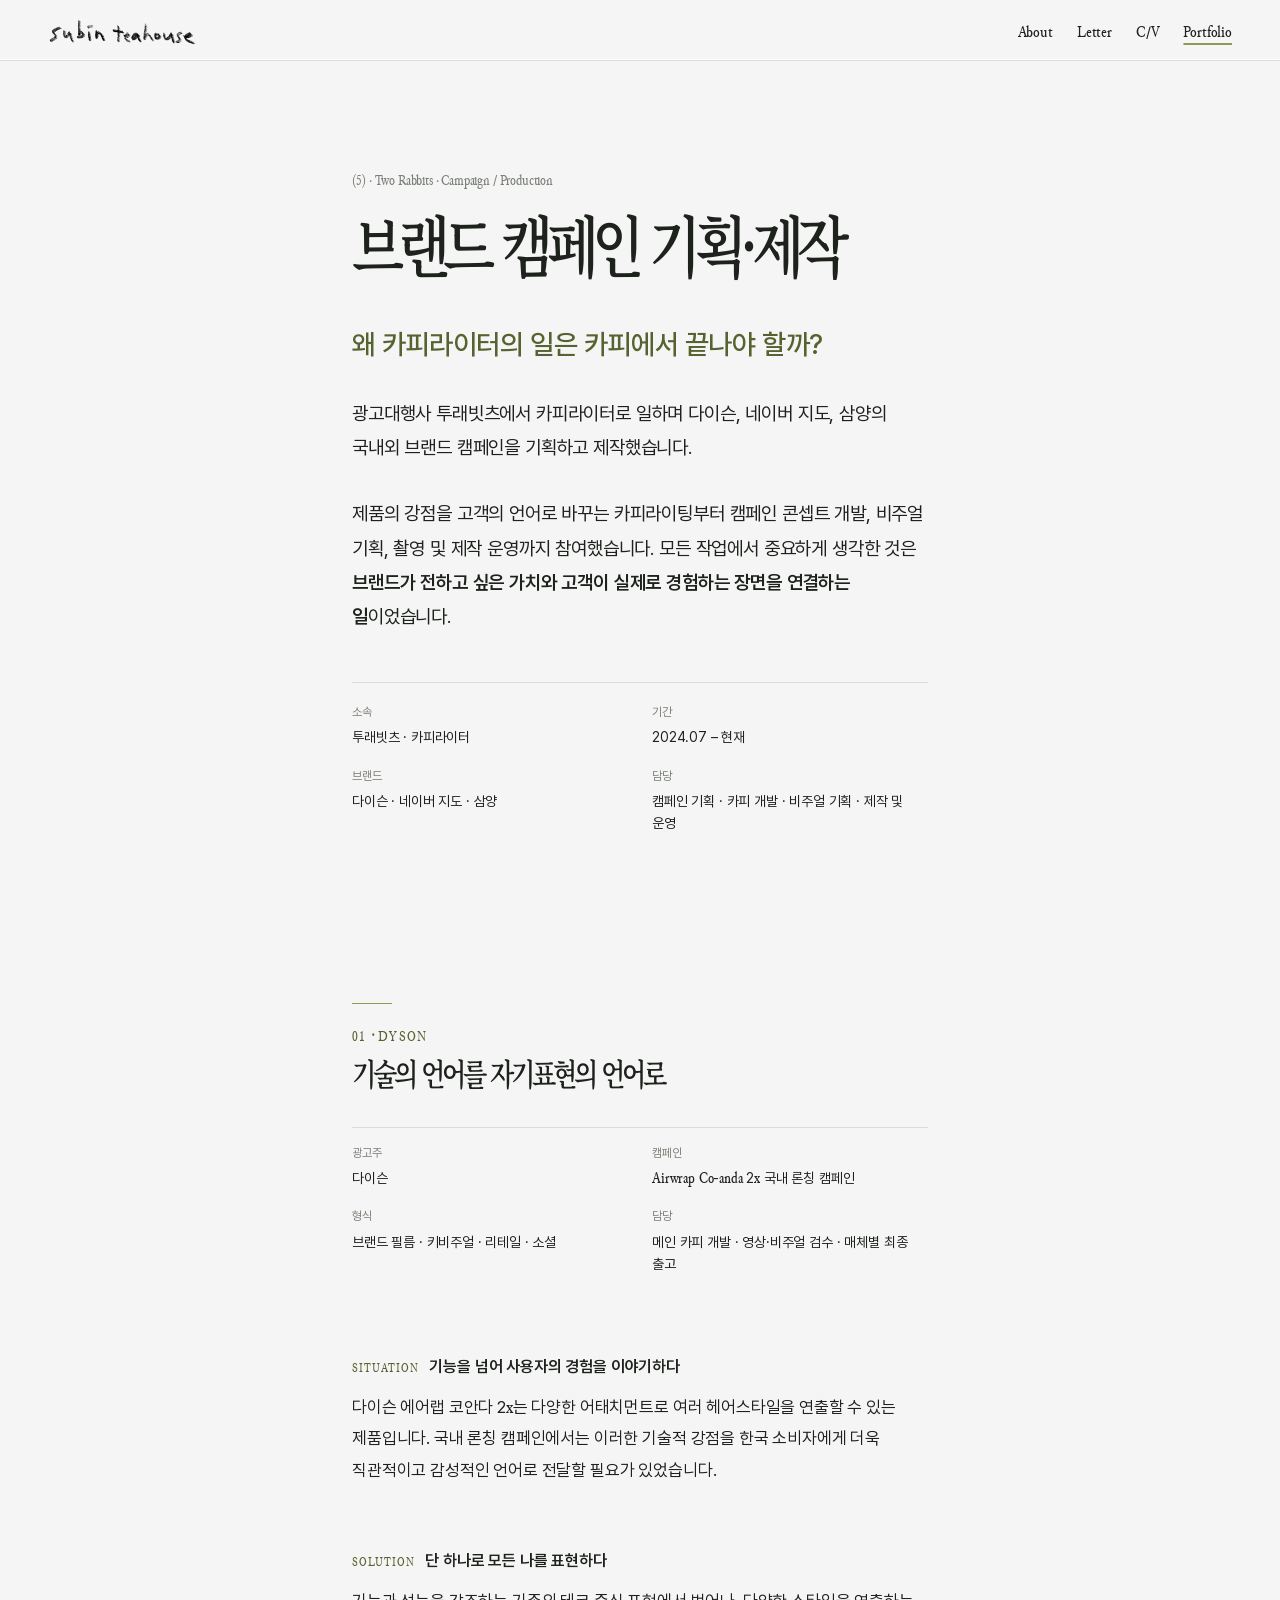
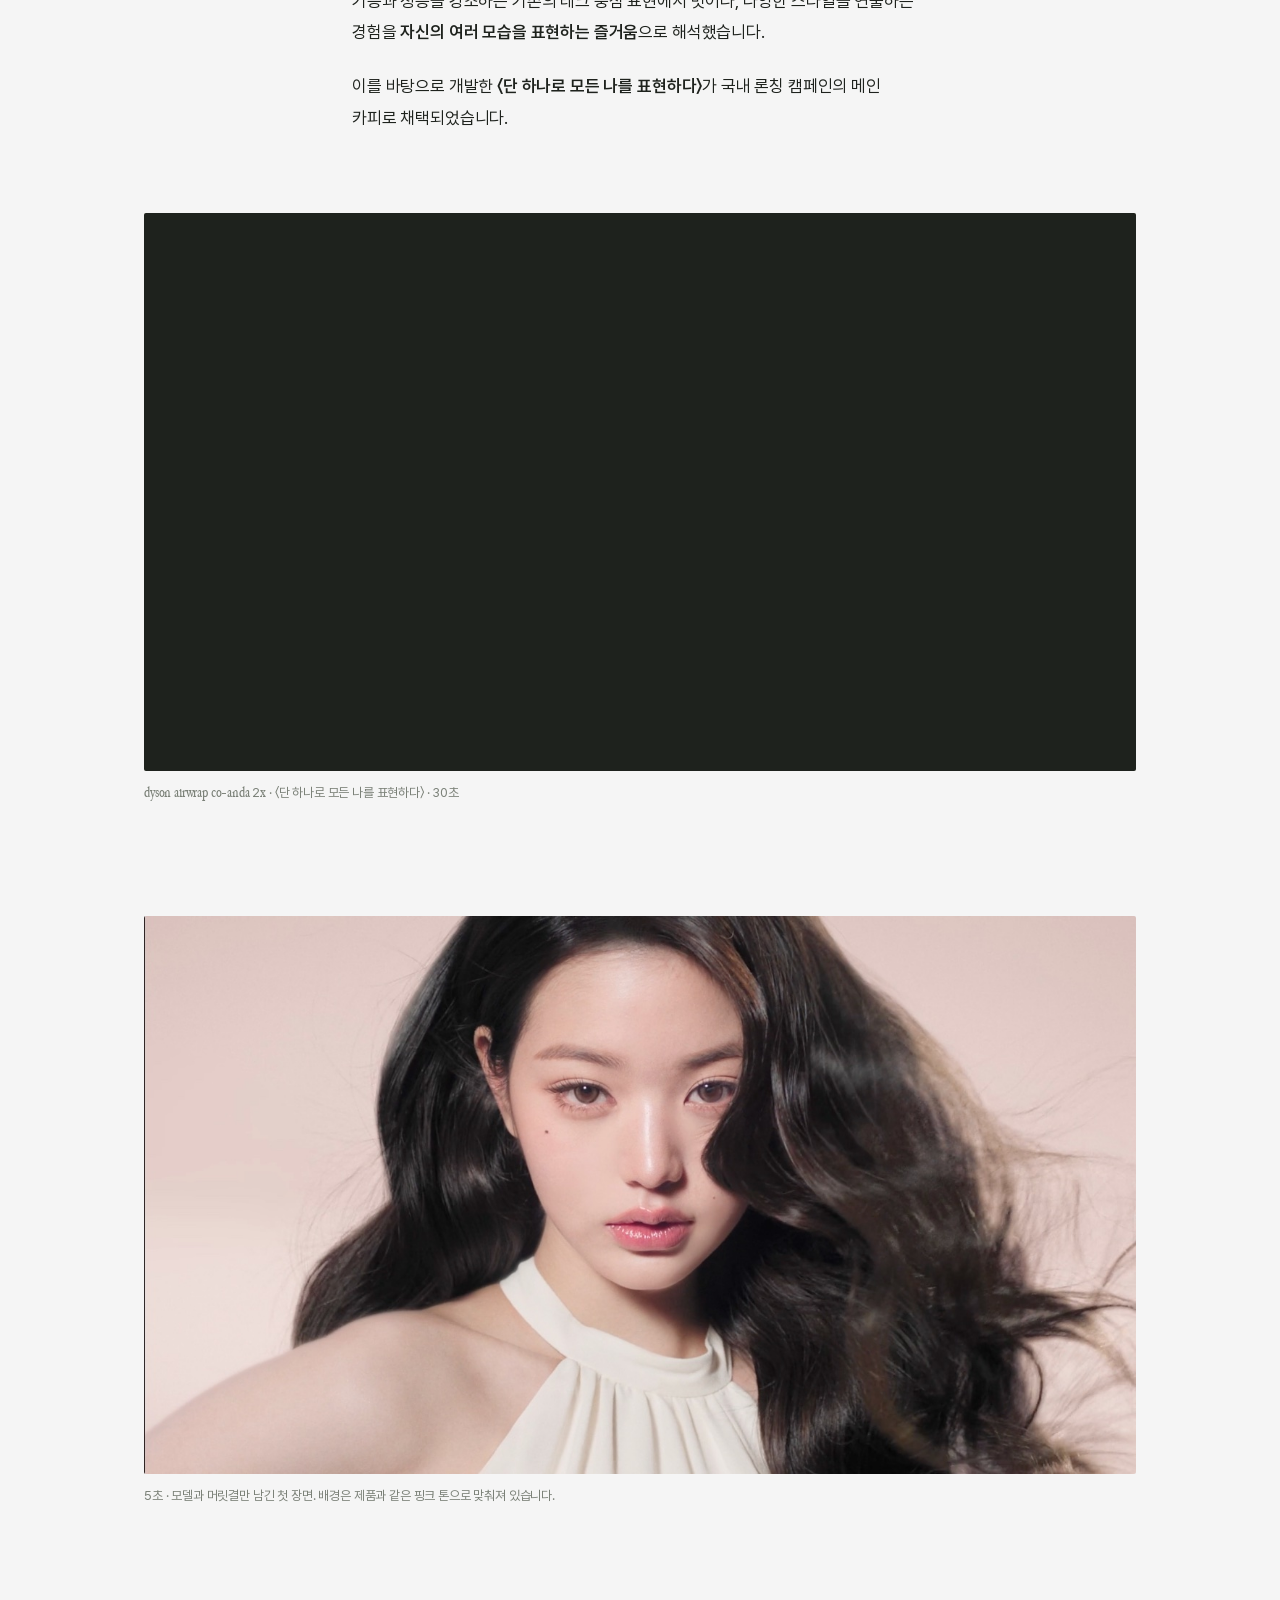
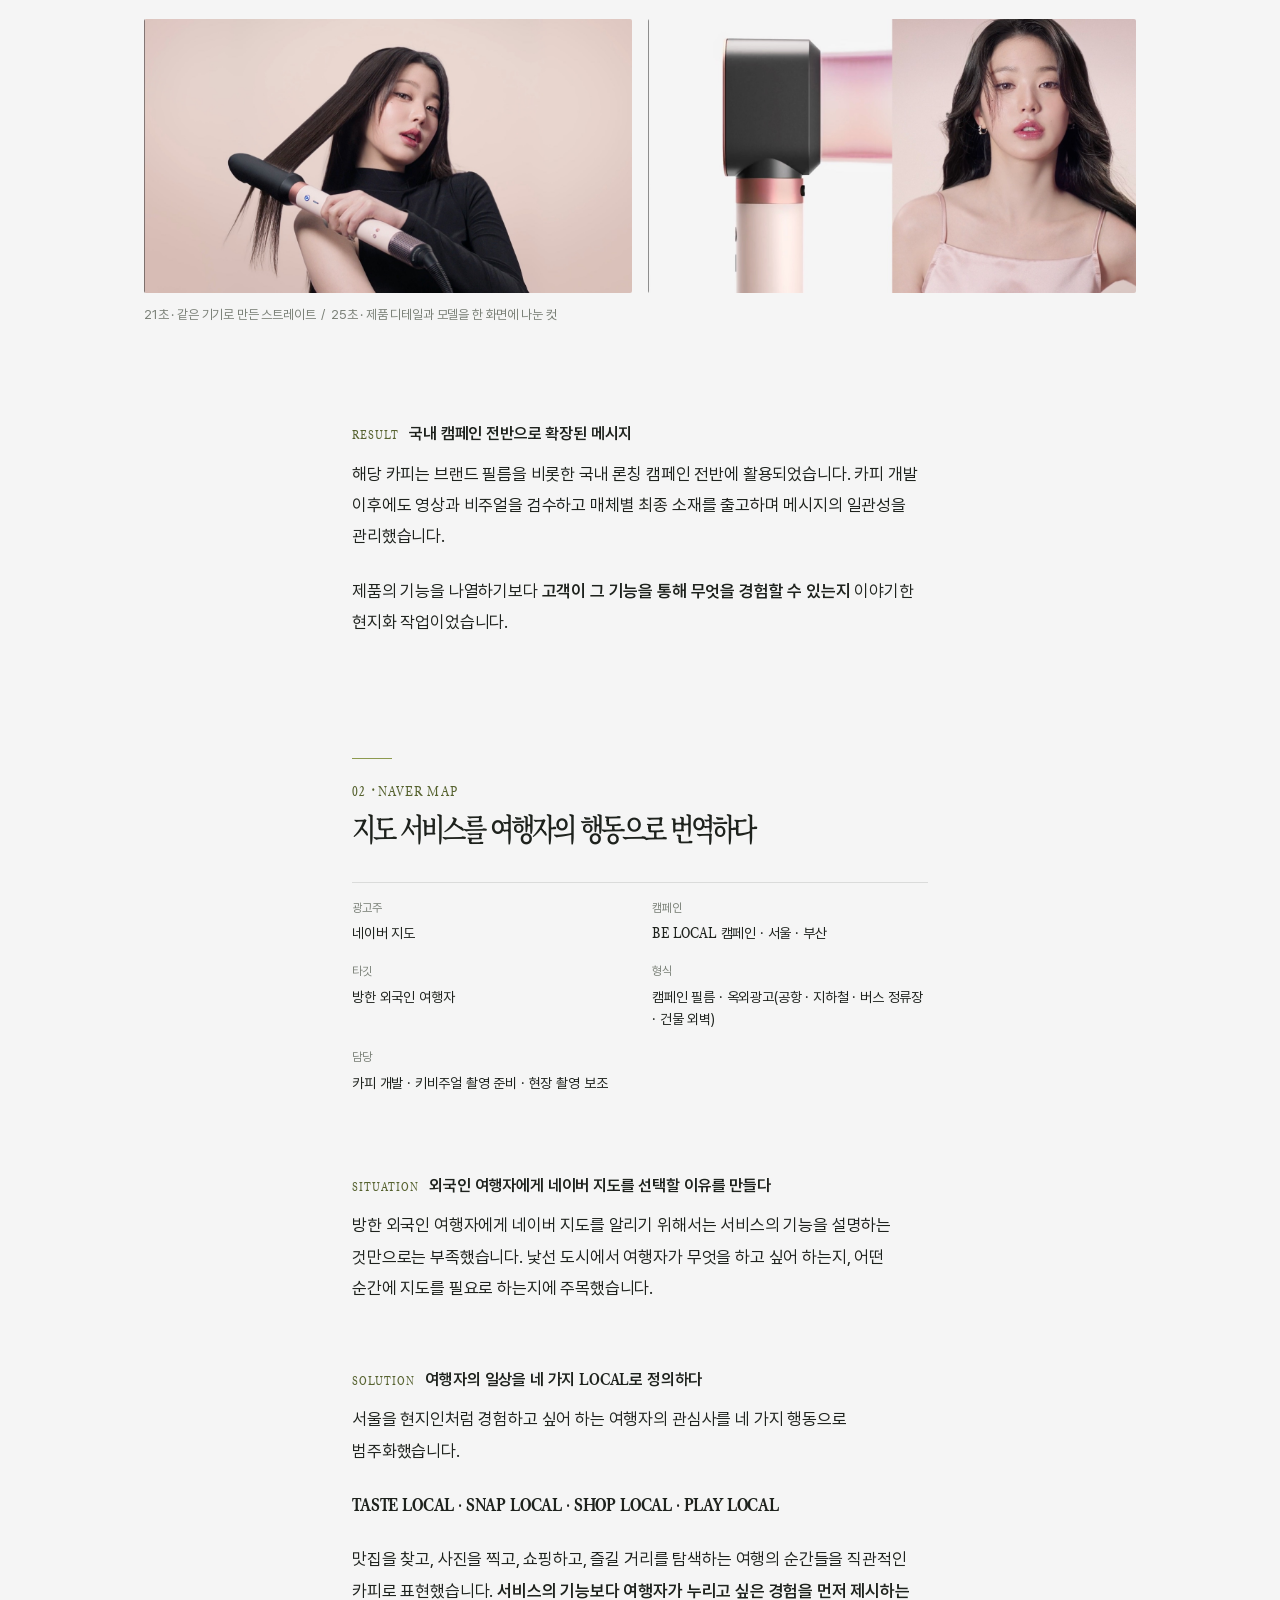
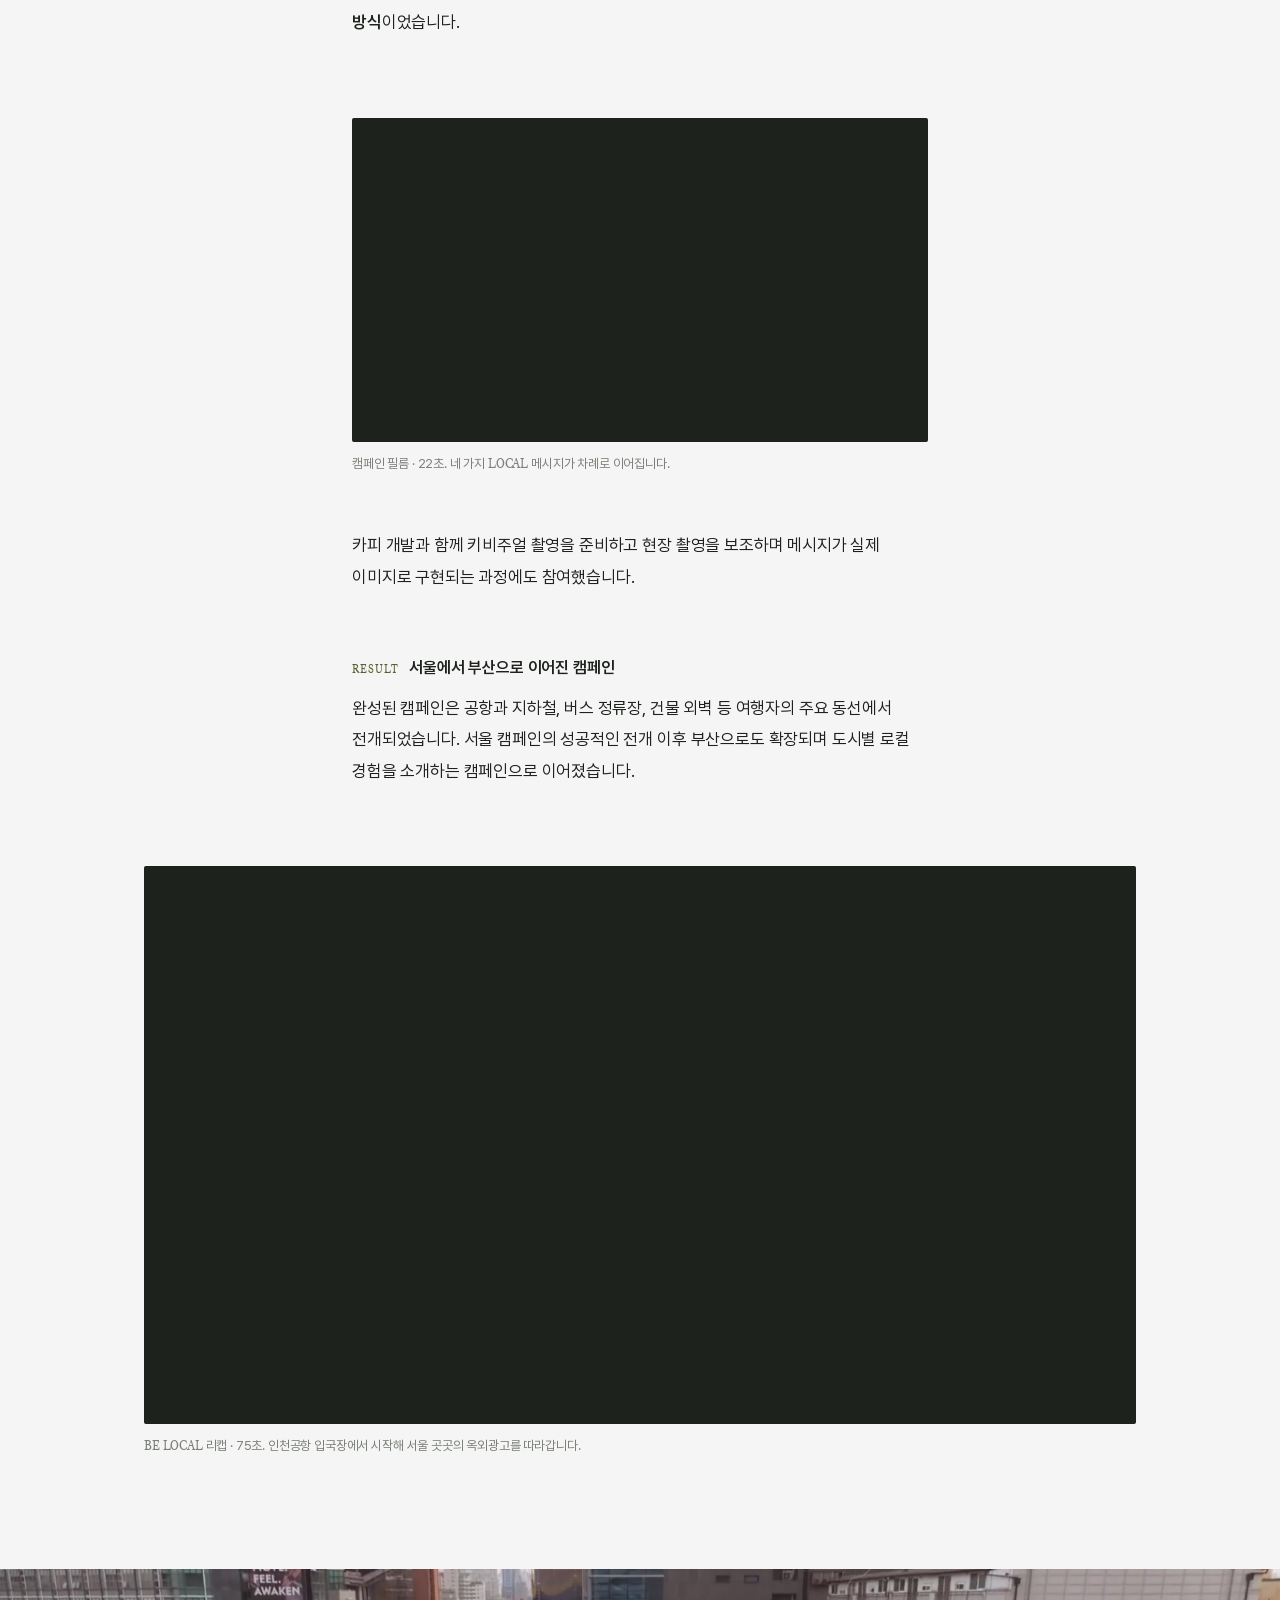
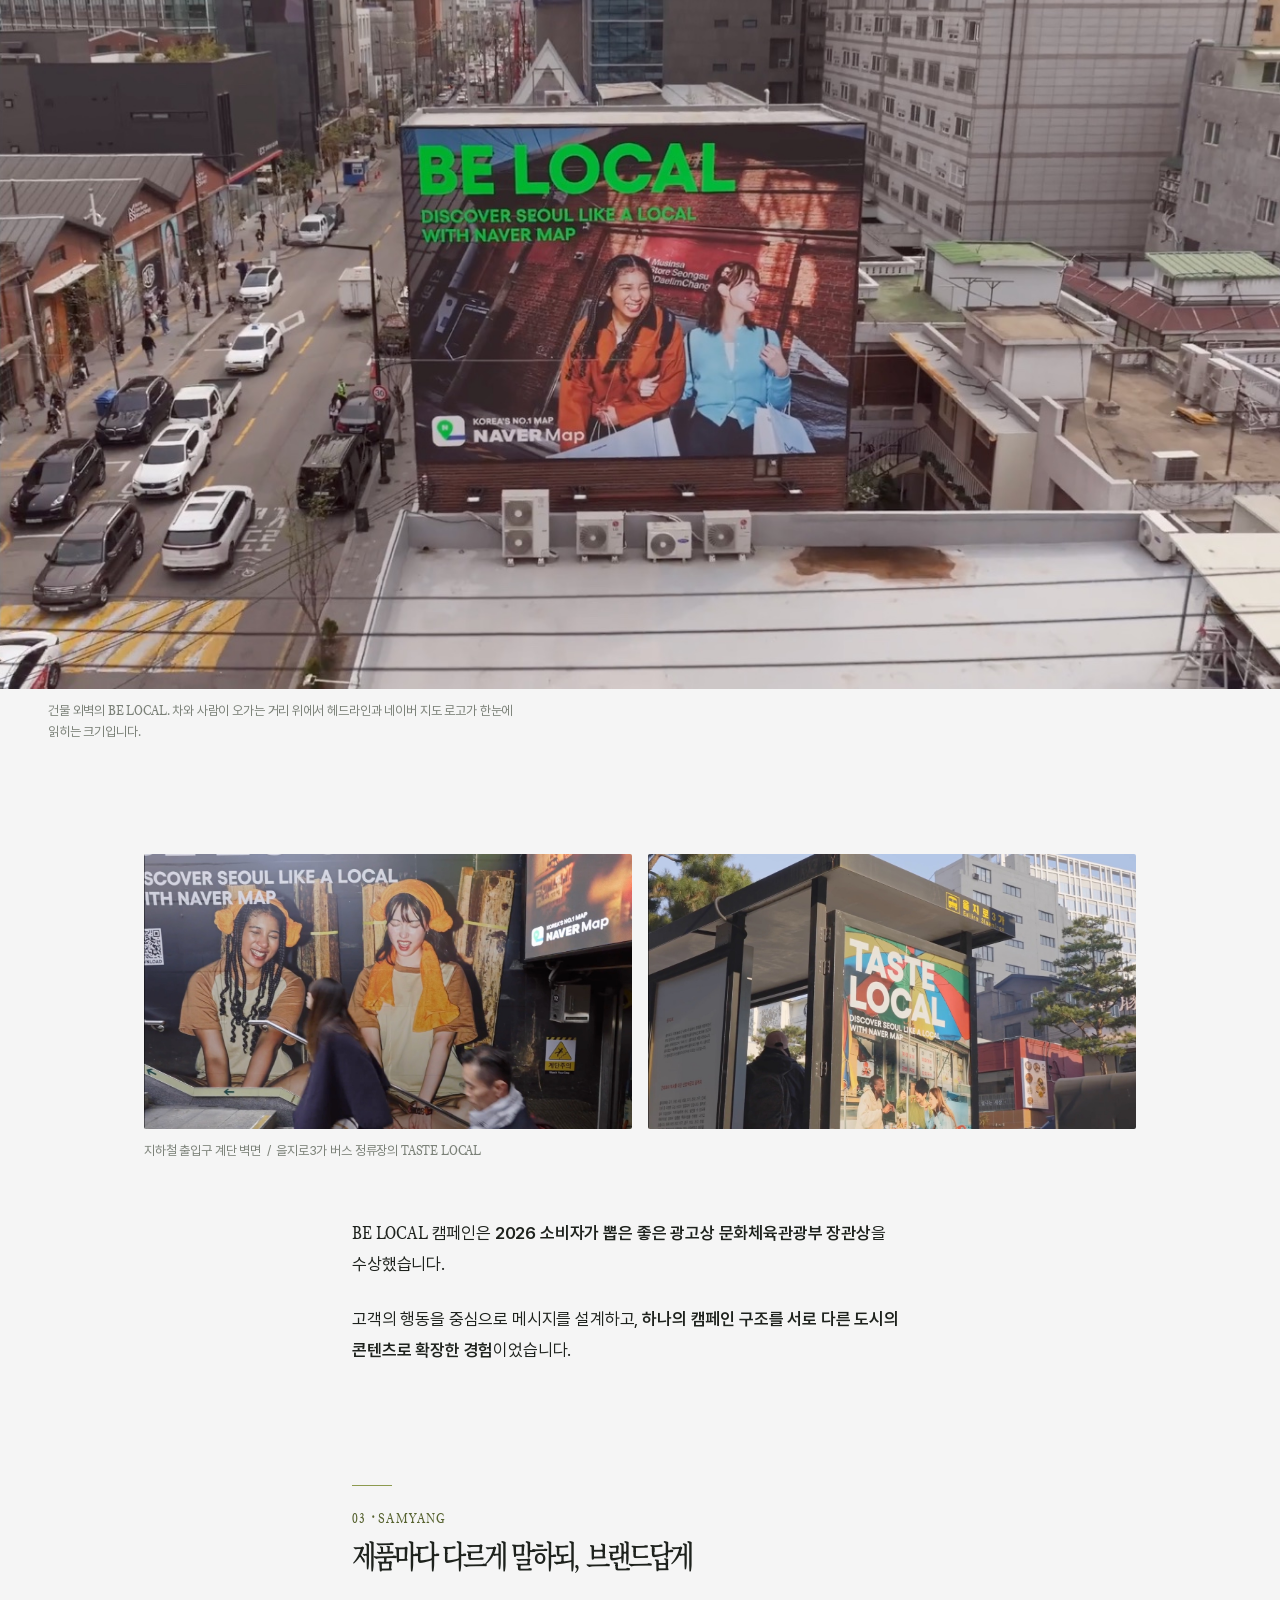
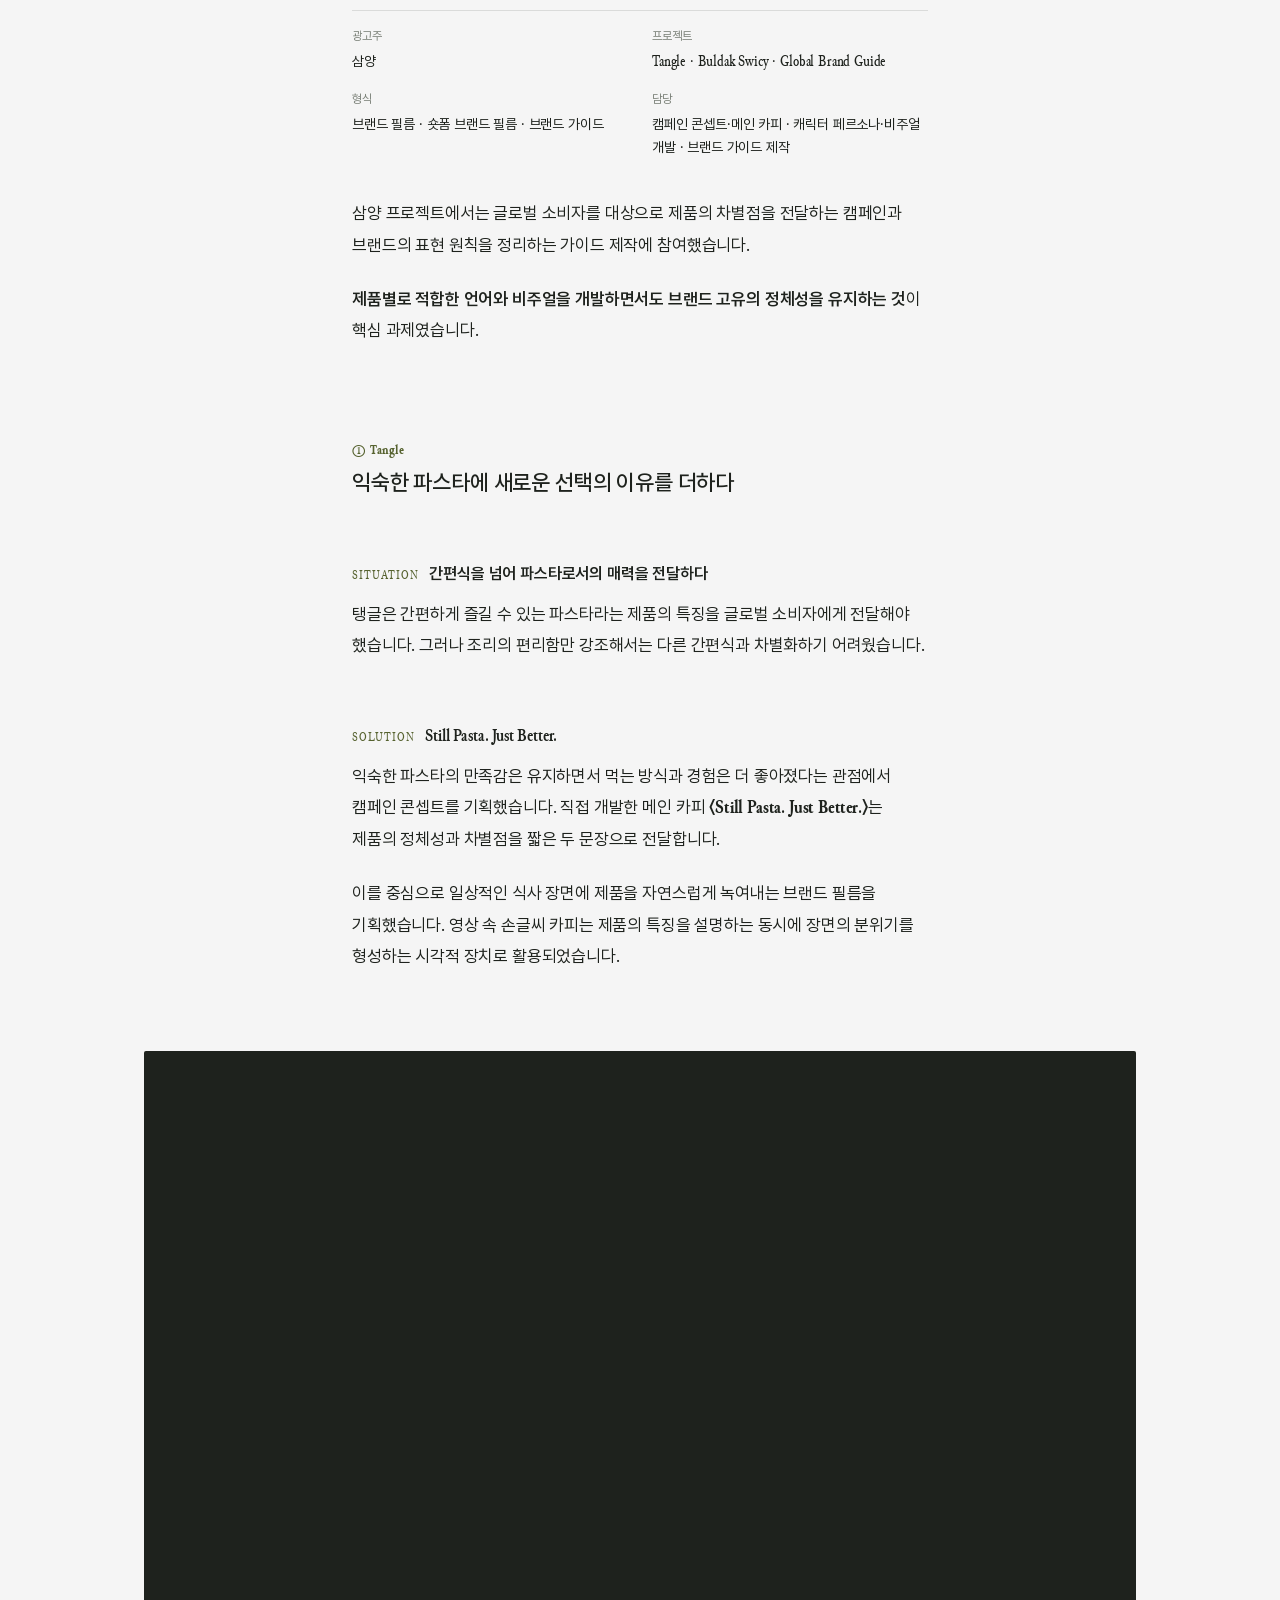
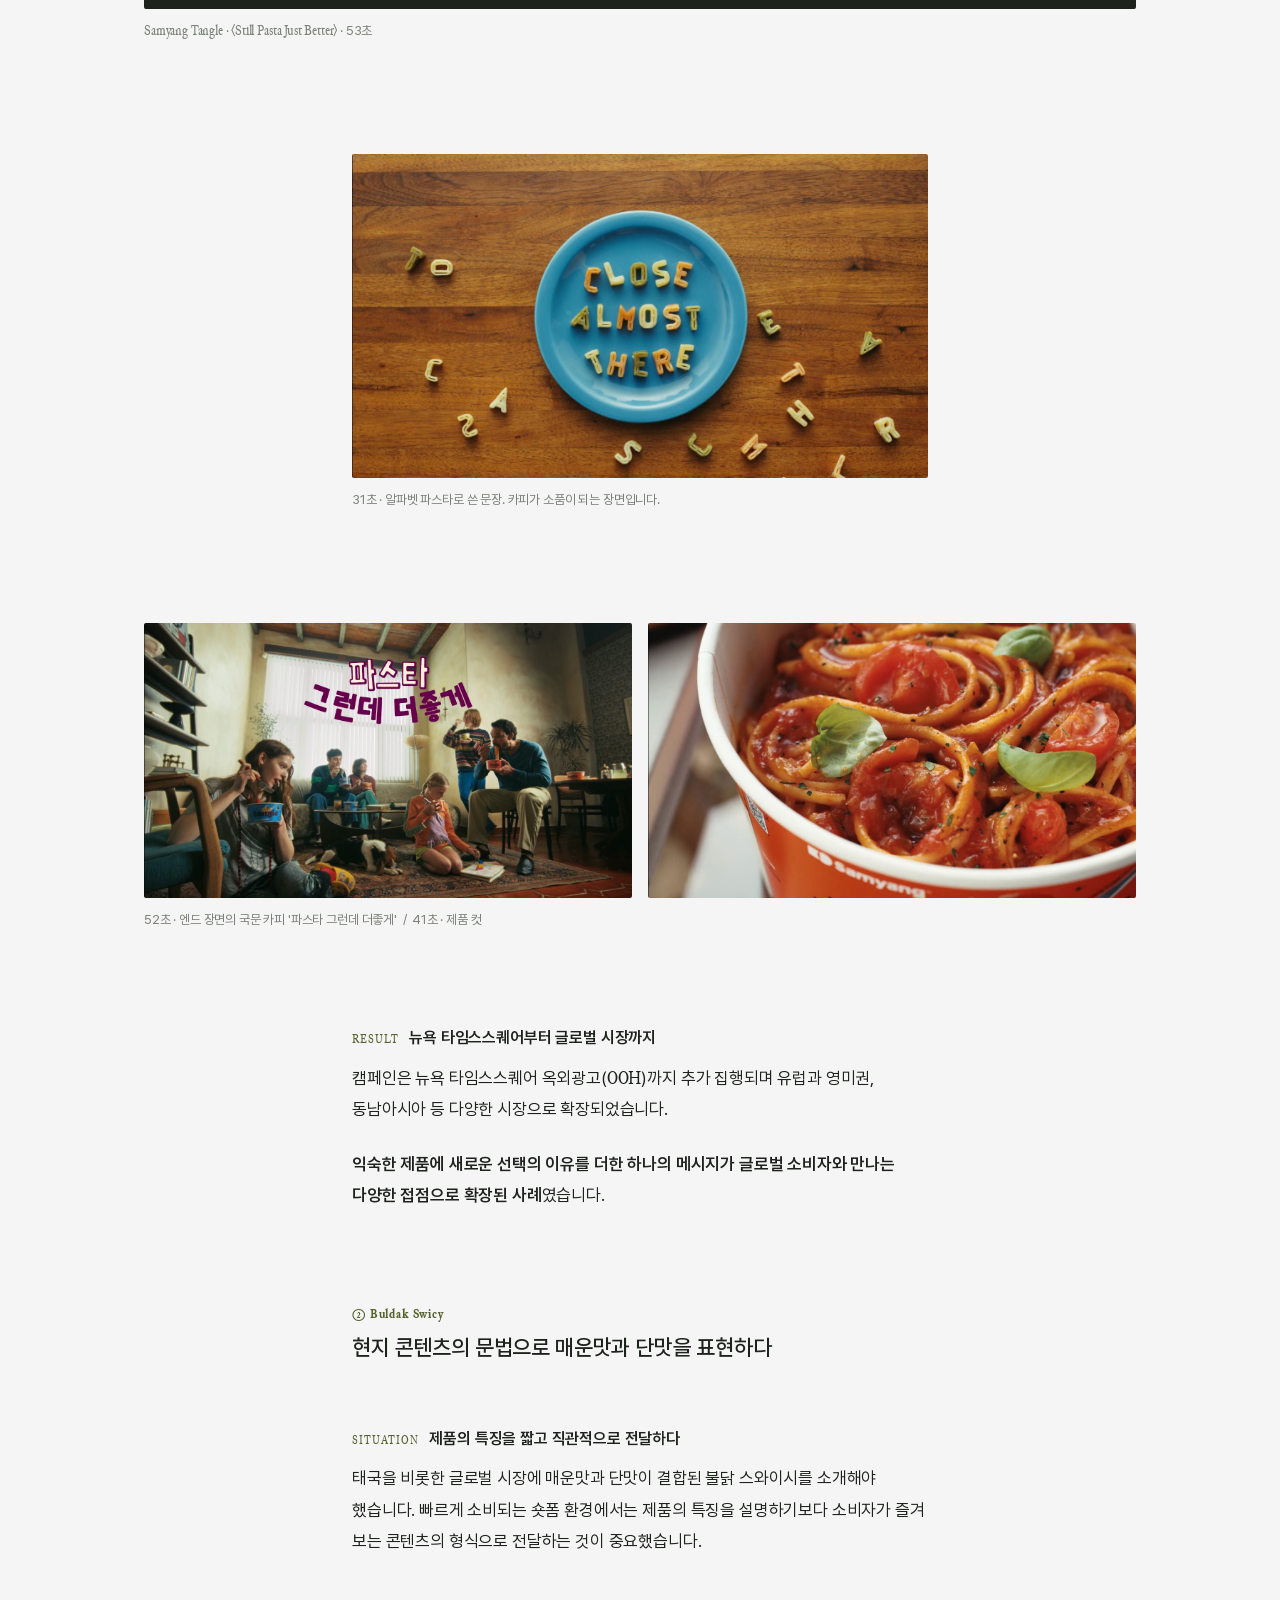
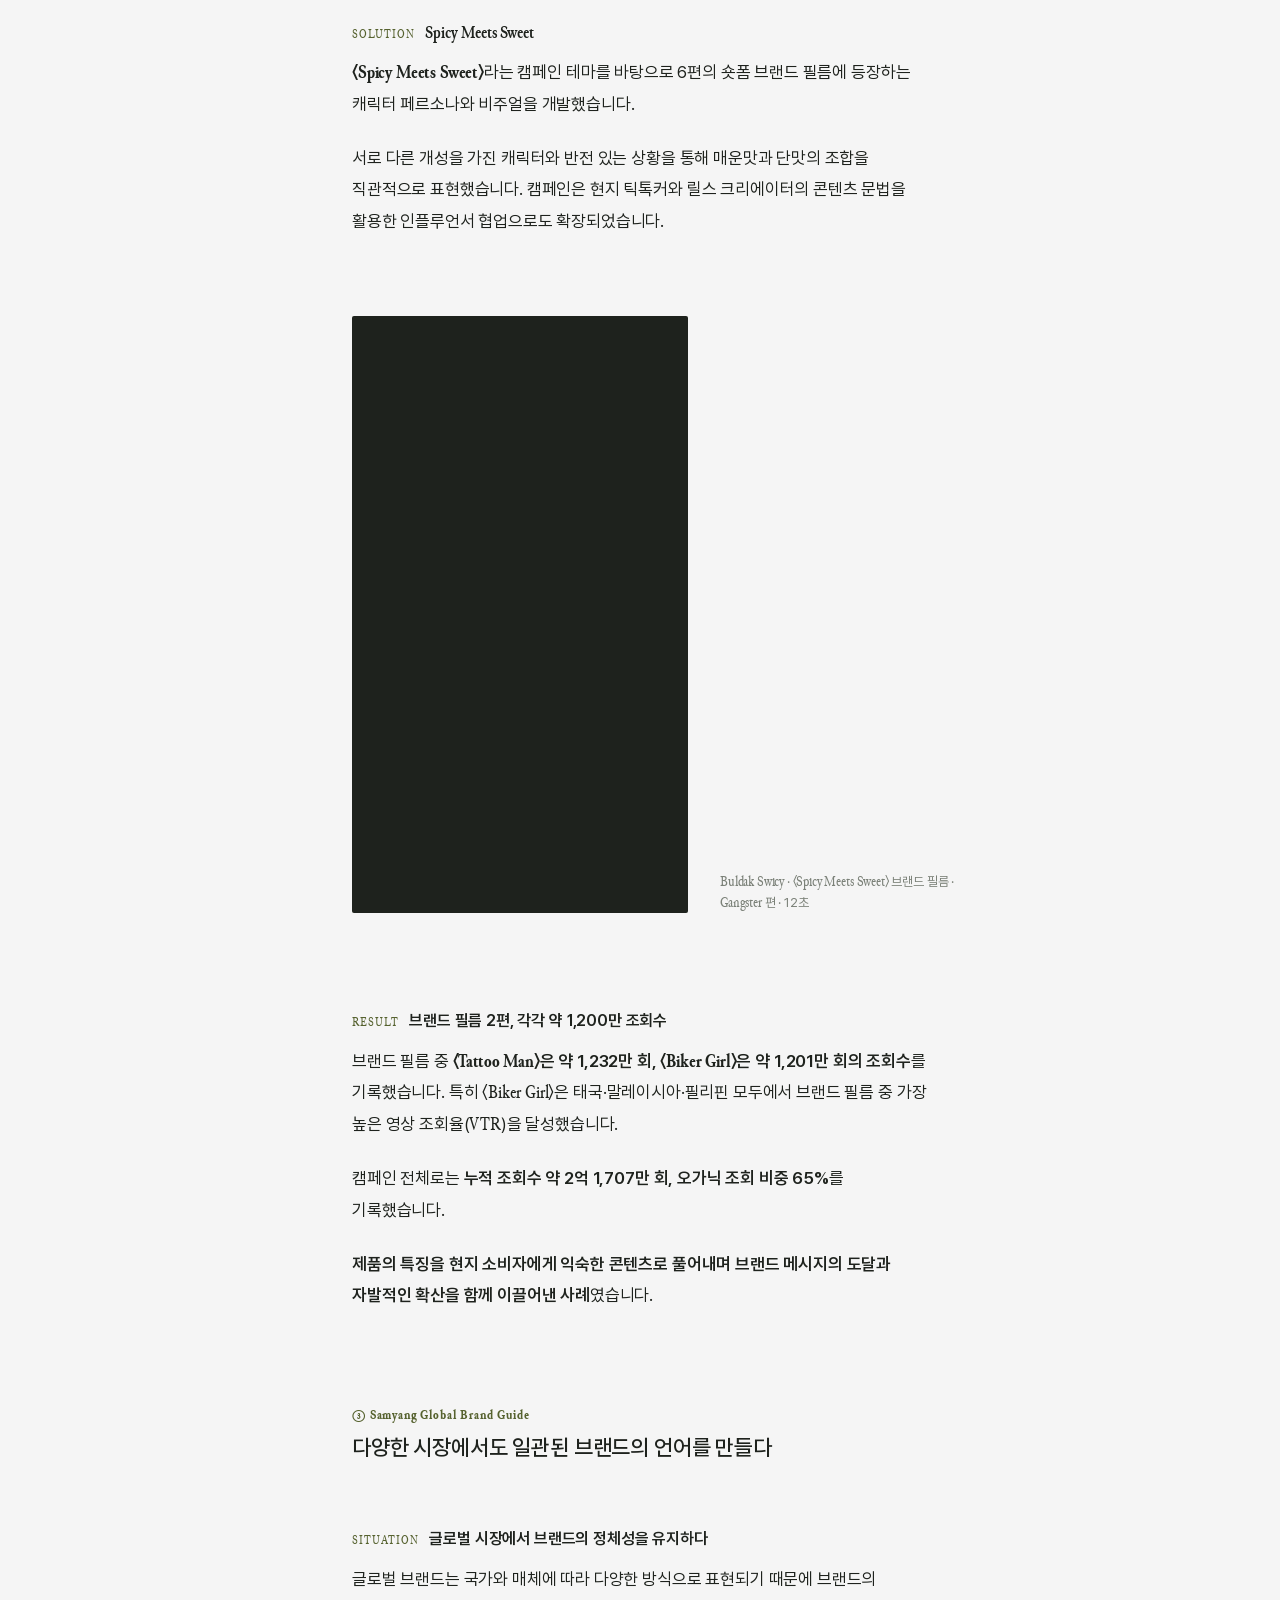
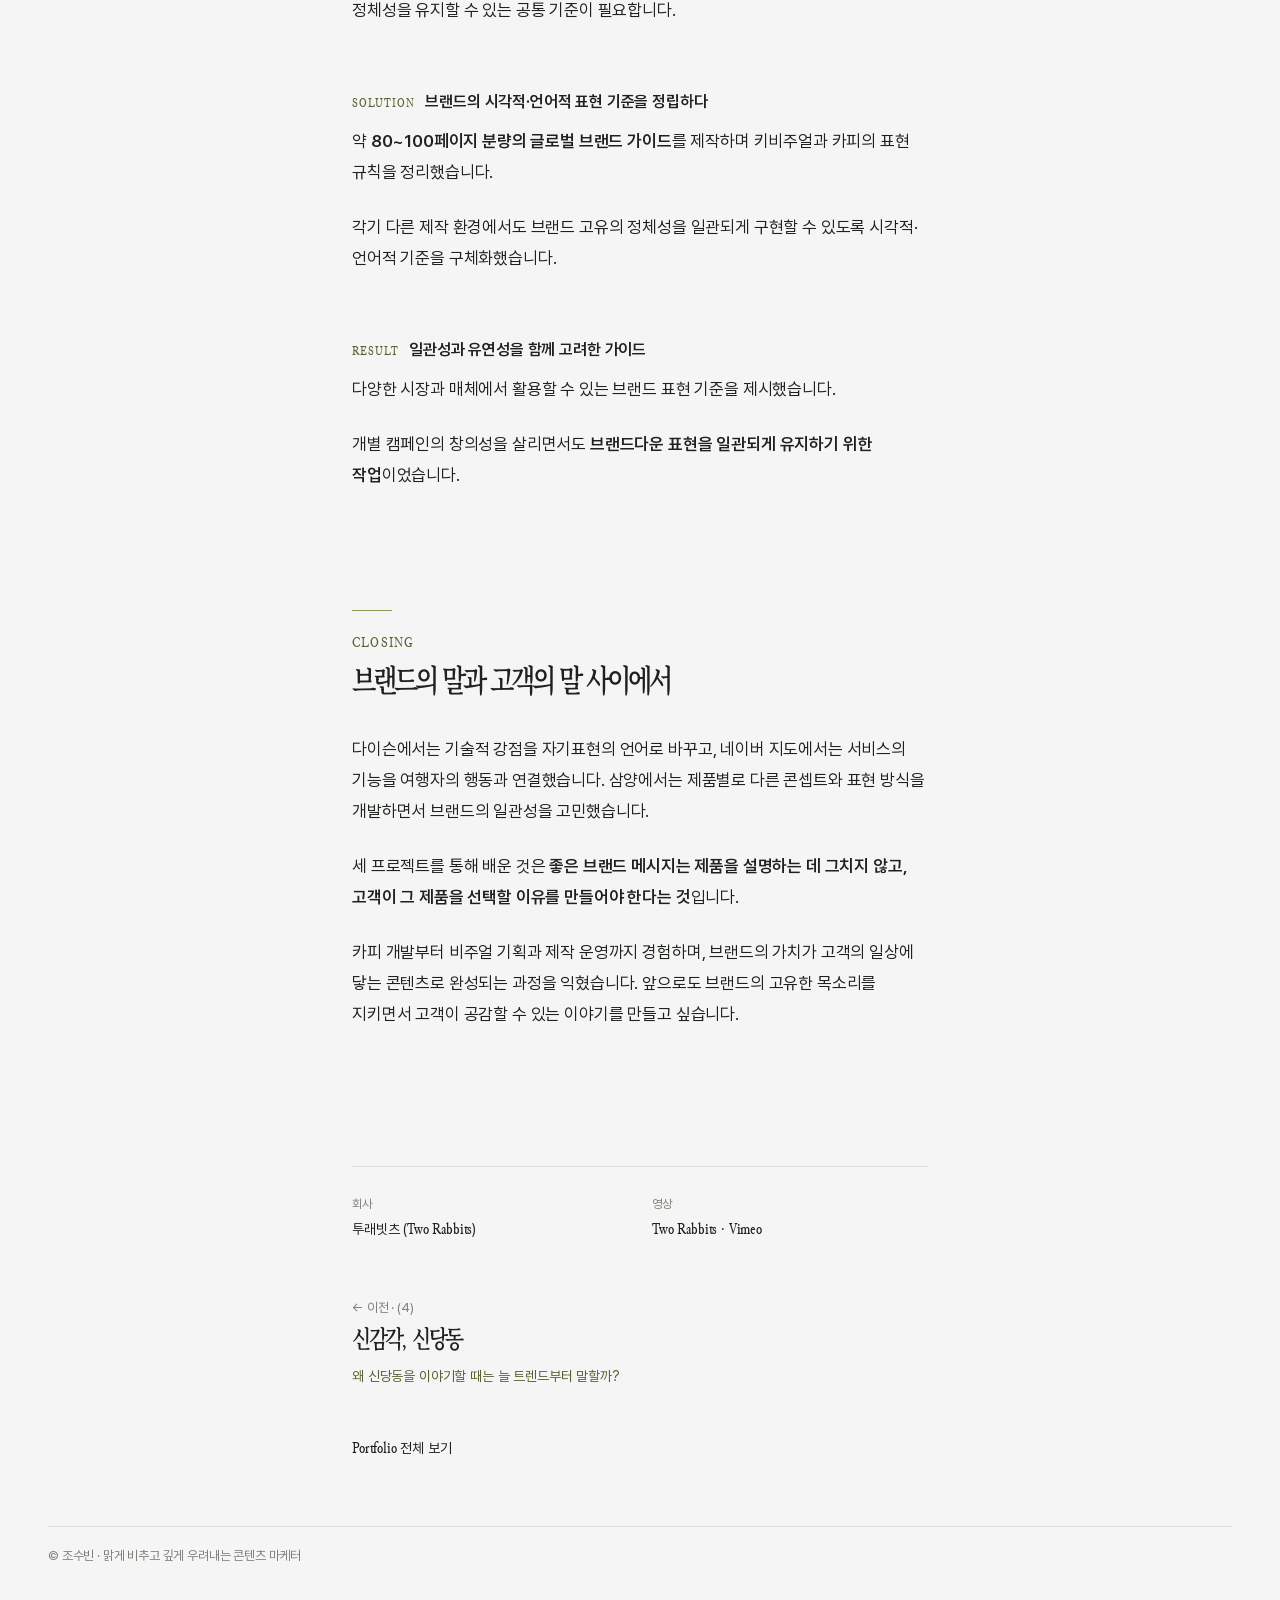
<file: projects/05.html>
<!doctype html>
<html lang="ko">
<head>
  <meta charset="utf-8">
  <meta name="viewport" content="width=device-width, initial-scale=1">
  <title>브랜드 캠페인 기획·제작 — 조수빈</title>
  <meta name="description" content="왜 카피라이터의 일은 카피에서 끝나야 할까?">
  <link rel="icon" type="image/png" sizes="32x32" href="../assets/icons/favicon-32.png">
  <link rel="icon" type="image/png" sizes="16x16" href="../assets/icons/favicon-16.png">
  <link rel="icon" type="image/png" sizes="192x192" href="../assets/icons/icon-192.png">
  <link rel="apple-touch-icon" href="../assets/icons/apple-touch-icon.png">
  <link rel="preconnect" href="https://fonts.googleapis.com">
  <link rel="preconnect" href="https://fonts.gstatic.com" crossorigin>
  <link href="https://fonts.googleapis.com/css2?family=Noto+Serif+KR:wght@600&display=swap" rel="stylesheet">
  <link rel="stylesheet" href="../assets/style.css">
  <link rel="stylesheet" href="../assets/journal.css">
</head>
<body>
  <!-- 이 파일은 tools/build.py가 content/projects/05.json으로 만듭니다. 직접 고치지 말고 JSON을 고친 뒤 다시 빌드하세요. -->
  <header class="site-header">
    <a class="name logo" href="../index.html?welcome" aria-label="subin teahouse — 조수빈, 홈으로"><img class="logo-mark" src="../assets/img/name.png" alt="" width="539" height="101"></a>
    <nav class="site-nav">
      <a href="../about.html">About</a>
      <a href="../letter.html">Letter</a>
      <a href="../cv.html">C/V</a>
      <a href="../portfolio.html" aria-current="page">Portfolio</a>
    </nav>
  </header>

  <article class="journal">
  <header class="j-head">
    <p class="j-kicker"><span class="num">(5)</span> · Two Rabbits · Campaign / Production</p>
    <h1 class="j-title">브랜드 캠페인 기획·제작</h1>
    <p class="j-why">왜 카피라이터의 일은 카피에서 끝나야 할까?</p>
    <p class="j-dek">광고대행사 투래빗츠에서 카피라이터로 일하며 다이슨, 네이버 지도, 삼양의 국내외 브랜드 캠페인을 기획하고 제작했습니다.</p>
    <p class="j-dek">제품의 강점을 고객의 언어로 바꾸는 카피라이팅부터 캠페인 콘셉트 개발, 비주얼 기획, 촬영 및 제작 운영까지 참여했습니다. 모든 작업에서 중요하게 생각한 것은 <strong>브랜드가 전하고 싶은 가치와 고객이 실제로 경험하는 장면을 연결하는 일</strong>이었습니다.</p>
    <dl class="j-meta">
      <div><dt>소속</dt><dd>투래빗츠 · 카피라이터</dd></div>
      <div><dt>기간</dt><dd>2024.07 – 현재</dd></div>
      <div><dt>브랜드</dt><dd>다이슨 · 네이버 지도 · 삼양</dd></div>
      <div><dt>담당</dt><dd>캠페인 기획 · 카피 개발 · 비주얼 기획 · 제작 및 운영</dd></div>
    </dl>
  </header>

  <h2 class="j-sec" id="01 · dyson"><span class="j-sec-label">01 · Dyson</span><span class="j-sec-title">기술의 언어를 자기표현의 언어로</span></h2>

  <dl class="j-meta j-facts">
      <div><dt>광고주</dt><dd>다이슨</dd></div>
      <div><dt>캠페인</dt><dd>Airwrap Co-anda 2x 국내 론칭 캠페인</dd></div>
      <div><dt>형식</dt><dd>브랜드 필름 · 키비주얼 · 리테일 · 소셜</dd></div>
      <div><dt>담당</dt><dd>메인 카피 개발 · 영상·비주얼 검수 · 매체별 최종 출고</dd></div>
  </dl>

  <h4 class="j-sub"><span class="j-sub-label">Situation</span><span class="j-sub-title">기능을 넘어 사용자의 경험을 이야기하다</span></h4>

  <p class="j-p">다이슨 에어랩 코안다 2x는 다양한 어태치먼트로 여러 헤어스타일을 연출할 수 있는 제품입니다. 국내 론칭 캠페인에서는 이러한 기술적 강점을 한국 소비자에게 더욱 직관적이고 감성적인 언어로 전달할 필요가 있었습니다.</p>

  <h4 class="j-sub"><span class="j-sub-label">Solution</span><span class="j-sub-title">단 하나로 모든 나를 표현하다</span></h4>

  <p class="j-p">기능과 성능을 강조하는 기존의 테크 중심 표현에서 벗어나, 다양한 스타일을 연출하는 경험을 <strong>자신의 여러 모습을 표현하는 즐거움</strong>으로 해석했습니다.</p>

  <p class="j-p">이를 바탕으로 개발한 <strong>〈단 하나로 모든 나를 표현하다〉</strong>가 국내 론칭 캠페인의 메인 카피로 채택되었습니다.</p>

  <figure class="j-fig j-video is-landscape is-wide">
    <div class="j-frame" style="aspect-ratio: 16 / 9"><iframe src="https://player.vimeo.com/video/1094598361?title=0&amp;byline=0&amp;portrait=0&amp;dnt=1" title="dyson | airwrap co-anda 2x | 단 하나로 모든 나를 표현하다" loading="lazy" allow="autoplay; fullscreen; picture-in-picture" allowfullscreen></iframe></div>
    <figcaption class="j-cap">dyson airwrap co-anda 2x · 〈단 하나로 모든 나를 표현하다〉 · 30초</figcaption>
  </figure>

  <figure class="j-fig is-wide">
    <img src="../assets/media/05/dyson-portrait.jpg" alt="바람에 날리는 웨이브 헤어 클로즈업" loading="lazy" style="aspect-ratio: 16 / 9">
    <figcaption class="j-cap">5초 · 모델과 머릿결만 남긴 첫 장면. 배경은 제품과 같은 핑크 톤으로 맞춰져 있습니다.</figcaption>
  </figure>

  <figure class="j-fig j-pair is-wide">
    <div class="j-pair-row">
    <img src="../assets/media/05/dyson-straight.jpg" alt="에어랩으로 스트레이트 스타일링을 하는 장면" loading="lazy" style="aspect-ratio: 16 / 9">
    <img src="../assets/media/05/dyson-split.jpg" alt="제품 클로즈업과 모델을 나눈 화면" loading="lazy" style="aspect-ratio: 16 / 9">
    </div>
    <figcaption class="j-cap">21초 · 같은 기기로 만든 스트레이트 &nbsp;/&nbsp; 25초 · 제품 디테일과 모델을 한 화면에 나눈 컷</figcaption>
  </figure>

  <h4 class="j-sub"><span class="j-sub-label">Result</span><span class="j-sub-title">국내 캠페인 전반으로 확장된 메시지</span></h4>

  <p class="j-p">해당 카피는 브랜드 필름을 비롯한 국내 론칭 캠페인 전반에 활용되었습니다. 카피 개발 이후에도 영상과 비주얼을 검수하고 매체별 최종 소재를 출고하며 메시지의 일관성을 관리했습니다.</p>

  <p class="j-p">제품의 기능을 나열하기보다 <strong>고객이 그 기능을 통해 무엇을 경험할 수 있는지</strong> 이야기한 현지화 작업이었습니다.</p>

  <h2 class="j-sec" id="02 · naver map"><span class="j-sec-label">02 · Naver Map</span><span class="j-sec-title">지도 서비스를 여행자의 행동으로 번역하다</span></h2>

  <dl class="j-meta j-facts">
      <div><dt>광고주</dt><dd>네이버 지도</dd></div>
      <div><dt>캠페인</dt><dd>BE LOCAL 캠페인 · 서울 · 부산</dd></div>
      <div><dt>타깃</dt><dd>방한 외국인 여행자</dd></div>
      <div><dt>형식</dt><dd>캠페인 필름 · 옥외광고(공항 · 지하철 · 버스 정류장 · 건물 외벽)</dd></div>
      <div><dt>담당</dt><dd>카피 개발 · 키비주얼 촬영 준비 · 현장 촬영 보조</dd></div>
  </dl>

  <h4 class="j-sub"><span class="j-sub-label">Situation</span><span class="j-sub-title">외국인 여행자에게 네이버 지도를 선택할 이유를 만들다</span></h4>

  <p class="j-p">방한 외국인 여행자에게 네이버 지도를 알리기 위해서는 서비스의 기능을 설명하는 것만으로는 부족했습니다. 낯선 도시에서 여행자가 무엇을 하고 싶어 하는지, 어떤 순간에 지도를 필요로 하는지에 주목했습니다.</p>

  <h4 class="j-sub"><span class="j-sub-label">Solution</span><span class="j-sub-title">여행자의 일상을 네 가지 LOCAL로 정의하다</span></h4>

  <p class="j-p">서울을 현지인처럼 경험하고 싶어 하는 여행자의 관심사를 네 가지 행동으로 범주화했습니다.</p>

  <p class="j-p"><strong>TASTE LOCAL · SNAP LOCAL · SHOP LOCAL · PLAY LOCAL</strong></p>

  <p class="j-p">맛집을 찾고, 사진을 찍고, 쇼핑하고, 즐길 거리를 탐색하는 여행의 순간들을 직관적인 카피로 표현했습니다. <strong>서비스의 기능보다 여행자가 누리고 싶은 경험을 먼저 제시하는 방식</strong>이었습니다.</p>

  <figure class="j-fig j-video is-landscape is-text">
    <div class="j-frame" style="aspect-ratio: 16 / 9"><iframe src="https://player.vimeo.com/video/1146521277?title=0&amp;byline=0&amp;portrait=0&amp;dnt=1" title="Naver Map | Be Local" loading="lazy" allow="autoplay; fullscreen; picture-in-picture" allowfullscreen></iframe></div>
    <figcaption class="j-cap">캠페인 필름 · 22초. 네 가지 LOCAL 메시지가 차례로 이어집니다.</figcaption>
  </figure>

  <p class="j-p">카피 개발과 함께 키비주얼 촬영을 준비하고 현장 촬영을 보조하며 메시지가 실제 이미지로 구현되는 과정에도 참여했습니다.</p>

  <h4 class="j-sub"><span class="j-sub-label">Result</span><span class="j-sub-title">서울에서 부산으로 이어진 캠페인</span></h4>

  <p class="j-p">완성된 캠페인은 공항과 지하철, 버스 정류장, 건물 외벽 등 여행자의 주요 동선에서 전개되었습니다. 서울 캠페인의 성공적인 전개 이후 부산으로도 확장되며 도시별 로컬 경험을 소개하는 캠페인으로 이어졌습니다.</p>

  <figure class="j-fig j-video is-landscape is-wide">
    <div class="j-frame" style="aspect-ratio: 16 / 9"><iframe src="https://player.vimeo.com/video/1094598386?title=0&amp;byline=0&amp;portrait=0&amp;dnt=1" title="Naver Map | BE LOCAL" loading="lazy" allow="autoplay; fullscreen; picture-in-picture" allowfullscreen></iframe></div>
    <figcaption class="j-cap">BE LOCAL 리캡 · 75초. 인천공항 입국장에서 시작해 서울 곳곳의 옥외광고를 따라갑니다.</figcaption>
  </figure>

  <figure class="j-fig is-full">
    <img src="../assets/media/05/naver-wall.jpg" alt="거리 위 건물 외벽에 걸린 BE LOCAL 대형 광고" loading="lazy" style="aspect-ratio: 16 / 9">
    <figcaption class="j-cap">건물 외벽의 BE LOCAL. 차와 사람이 오가는 거리 위에서 헤드라인과 네이버 지도 로고가 한눈에 읽히는 크기입니다.</figcaption>
  </figure>

  <figure class="j-fig j-pair is-wide">
    <div class="j-pair-row">
    <img src="../assets/media/05/naver-subway.jpg" alt="지하철 출입구 벽면 광고 앞을 지나가는 사람들" loading="lazy" style="aspect-ratio: 16 / 9">
    <img src="../assets/media/05/naver-busstop.jpg" alt="을지로3가 버스 정류장의 TASTE LOCAL 광고" loading="lazy" style="aspect-ratio: 16 / 9">
    </div>
    <figcaption class="j-cap">지하철 출입구 계단 벽면 &nbsp;/&nbsp; 을지로3가 버스 정류장의 TASTE LOCAL</figcaption>
  </figure>

  <p class="j-p">BE LOCAL 캠페인은 <strong>2026 소비자가 뽑은 좋은 광고상 문화체육관광부 장관상</strong>을 수상했습니다.</p>

  <p class="j-p">고객의 행동을 중심으로 메시지를 설계하고, <strong>하나의 캠페인 구조를 서로 다른 도시의 콘텐츠로 확장한 경험</strong>이었습니다.</p>

  <h2 class="j-sec" id="03 · samyang"><span class="j-sec-label">03 · Samyang</span><span class="j-sec-title">제품마다 다르게 말하되, 브랜드답게</span></h2>

  <dl class="j-meta j-facts">
      <div><dt>광고주</dt><dd>삼양</dd></div>
      <div><dt>프로젝트</dt><dd>Tangle · Buldak Swicy · Global Brand Guide</dd></div>
      <div><dt>형식</dt><dd>브랜드 필름 · 숏폼 브랜드 필름 · 브랜드 가이드</dd></div>
      <div><dt>담당</dt><dd>캠페인 콘셉트·메인 카피 · 캐릭터 페르소나·비주얼 개발 · 브랜드 가이드 제작</dd></div>
  </dl>

  <p class="j-p">삼양 프로젝트에서는 글로벌 소비자를 대상으로 제품의 차별점을 전달하는 캠페인과 브랜드의 표현 원칙을 정리하는 가이드 제작에 참여했습니다.</p>

  <p class="j-p"><strong>제품별로 적합한 언어와 비주얼을 개발하면서도 브랜드 고유의 정체성을 유지하는 것</strong>이 핵심 과제였습니다.</p>

  <h3 class="j-h3"><span class="j-h3-label">① Tangle</span><span class="j-h3-title">익숙한 파스타에 새로운 선택의 이유를 더하다</span></h3>

  <h4 class="j-sub"><span class="j-sub-label">Situation</span><span class="j-sub-title">간편식을 넘어 파스타로서의 매력을 전달하다</span></h4>

  <p class="j-p">탱글은 간편하게 즐길 수 있는 파스타라는 제품의 특징을 글로벌 소비자에게 전달해야 했습니다. 그러나 조리의 편리함만 강조해서는 다른 간편식과 차별화하기 어려웠습니다.</p>

  <h4 class="j-sub"><span class="j-sub-label">Solution</span><span class="j-sub-title">Still Pasta. Just Better.</span></h4>

  <p class="j-p">익숙한 파스타의 만족감은 유지하면서 먹는 방식과 경험은 더 좋아졌다는 관점에서 캠페인 콘셉트를 기획했습니다. 직접 개발한 메인 카피 <strong>〈Still Pasta. Just Better.〉</strong>는 제품의 정체성과 차별점을 짧은 두 문장으로 전달합니다.</p>

  <p class="j-p">이를 중심으로 일상적인 식사 장면에 제품을 자연스럽게 녹여내는 브랜드 필름을 기획했습니다. 영상 속 손글씨 카피는 제품의 특징을 설명하는 동시에 장면의 분위기를 형성하는 시각적 장치로 활용되었습니다.</p>

  <figure class="j-fig j-video is-landscape is-wide">
    <div class="j-frame" style="aspect-ratio: 16 / 9"><iframe src="https://player.vimeo.com/video/1206063925?title=0&amp;byline=0&amp;portrait=0&amp;dnt=1" title="Samyang | Still Pasta Just Better" loading="lazy" allow="autoplay; fullscreen; picture-in-picture" allowfullscreen></iframe></div>
    <figcaption class="j-cap">Samyang Tangle · 〈Still Pasta Just Better〉 · 53초</figcaption>
  </figure>

  <figure class="j-fig is-text">
    <img src="../assets/media/05/tangle-letters.jpg" alt="알파벳 파스타로 쓴 CLOSE ALMOST THERE" loading="lazy" style="aspect-ratio: 16 / 9">
    <figcaption class="j-cap">31초 · 알파벳 파스타로 쓴 문장. 카피가 소품이 되는 장면입니다.</figcaption>
  </figure>

  <figure class="j-fig j-pair is-wide">
    <div class="j-pair-row">
    <img src="../assets/media/05/tangle-livingroom.jpg" alt="거실에서 탱글을 먹는 가족과 국문 카피" loading="lazy" style="aspect-ratio: 16 / 9">
    <img src="../assets/media/05/tangle-cup.jpg" alt="탱글 컵 파스타 클로즈업" loading="lazy" style="aspect-ratio: 16 / 9">
    </div>
    <figcaption class="j-cap">52초 · 엔드 장면의 국문 카피 '파스타 그런데 더좋게' &nbsp;/&nbsp; 41초 · 제품 컷</figcaption>
  </figure>

  <h4 class="j-sub"><span class="j-sub-label">Result</span><span class="j-sub-title">뉴욕 타임스스퀘어부터 글로벌 시장까지</span></h4>

  <p class="j-p">캠페인은 뉴욕 타임스스퀘어 옥외광고(OOH)까지 추가 집행되며 유럽과 영미권, 동남아시아 등 다양한 시장으로 확장되었습니다.</p>

  <p class="j-p"><strong>익숙한 제품에 새로운 선택의 이유를 더한 하나의 메시지가 글로벌 소비자와 만나는 다양한 접점으로 확장된 사례</strong>였습니다.</p>

  <h3 class="j-h3"><span class="j-h3-label">② Buldak Swicy</span><span class="j-h3-title">현지 콘텐츠의 문법으로 매운맛과 단맛을 표현하다</span></h3>

  <h4 class="j-sub"><span class="j-sub-label">Situation</span><span class="j-sub-title">제품의 특징을 짧고 직관적으로 전달하다</span></h4>

  <p class="j-p">태국을 비롯한 글로벌 시장에 매운맛과 단맛이 결합된 불닭 스와이시를 소개해야 했습니다. 빠르게 소비되는 숏폼 환경에서는 제품의 특징을 설명하기보다 소비자가 즐겨 보는 콘텐츠의 형식으로 전달하는 것이 중요했습니다.</p>

  <h4 class="j-sub"><span class="j-sub-label">Solution</span><span class="j-sub-title">Spicy Meets Sweet</span></h4>

  <p class="j-p"><strong>〈Spicy Meets Sweet〉</strong>라는 캠페인 테마를 바탕으로 6편의 숏폼 브랜드 필름에 등장하는 캐릭터 페르소나와 비주얼을 개발했습니다.</p>

  <p class="j-p">서로 다른 개성을 가진 캐릭터와 반전 있는 상황을 통해 매운맛과 단맛의 조합을 직관적으로 표현했습니다. 캠페인은 현지 틱톡커와 릴스 크리에이터의 콘텐츠 문법을 활용한 인플루언서 협업으로도 확장되었습니다.</p>

  <figure class="j-fig j-video is-vertical is-text is-aside">
    <div class="j-frame" style="aspect-ratio: 9 / 16"><iframe src="https://player.vimeo.com/video/1219444254?title=0&amp;byline=0&amp;portrait=0&amp;dnt=1" title="Buldak | Spicy Meets Sweet (Gangster)" loading="lazy" allow="autoplay; fullscreen; picture-in-picture" allowfullscreen></iframe></div>
    <figcaption class="j-cap">Buldak Swicy · 〈Spicy Meets Sweet〉 브랜드 필름 · Gangster 편 · 12초</figcaption>
  </figure>

  <h4 class="j-sub"><span class="j-sub-label">Result</span><span class="j-sub-title">브랜드 필름 2편, 각각 약 1,200만 조회수</span></h4>

  <p class="j-p">브랜드 필름 중 <strong>〈Tattoo Man〉은 약 1,232만 회, 〈Biker Girl〉은 약 1,201만 회의 조회수</strong>를 기록했습니다. 특히 〈Biker Girl〉은 태국·말레이시아·필리핀 모두에서 브랜드 필름 중 가장 높은 영상 조회율(VTR)을 달성했습니다.</p>

  <p class="j-p">캠페인 전체로는 <strong>누적 조회수 약 2억 1,707만 회, 오가닉 조회 비중 65%</strong>를 기록했습니다.</p>

  <p class="j-p"><strong>제품의 특징을 현지 소비자에게 익숙한 콘텐츠로 풀어내며 브랜드 메시지의 도달과 자발적인 확산을 함께 이끌어낸 사례</strong>였습니다.</p>

  <h3 class="j-h3"><span class="j-h3-label">③ Samyang Global Brand Guide</span><span class="j-h3-title">다양한 시장에서도 일관된 브랜드의 언어를 만들다</span></h3>

  <h4 class="j-sub"><span class="j-sub-label">Situation</span><span class="j-sub-title">글로벌 시장에서 브랜드의 정체성을 유지하다</span></h4>

  <p class="j-p">글로벌 브랜드는 국가와 매체에 따라 다양한 방식으로 표현되기 때문에 브랜드의 정체성을 유지할 수 있는 공통 기준이 필요합니다.</p>

  <h4 class="j-sub"><span class="j-sub-label">Solution</span><span class="j-sub-title">브랜드의 시각적·언어적 표현 기준을 정립하다</span></h4>

  <p class="j-p">약 <strong>80~100페이지 분량의 글로벌 브랜드 가이드</strong>를 제작하며 키비주얼과 카피의 표현 규칙을 정리했습니다.</p>

  <p class="j-p">각기 다른 제작 환경에서도 브랜드 고유의 정체성을 일관되게 구현할 수 있도록 시각적·언어적 기준을 구체화했습니다.</p>

  <h4 class="j-sub"><span class="j-sub-label">Result</span><span class="j-sub-title">일관성과 유연성을 함께 고려한 가이드</span></h4>

  <p class="j-p">다양한 시장과 매체에서 활용할 수 있는 브랜드 표현 기준을 제시했습니다.</p>

  <p class="j-p">개별 캠페인의 창의성을 살리면서도 <strong>브랜드다운 표현을 일관되게 유지하기 위한 작업</strong>이었습니다.</p>

  <h2 class="j-sec" id="closing"><span class="j-sec-label">Closing</span><span class="j-sec-title">브랜드의 말과 고객의 말 사이에서</span></h2>

  <p class="j-p">다이슨에서는 기술적 강점을 자기표현의 언어로 바꾸고, 네이버 지도에서는 서비스의 기능을 여행자의 행동과 연결했습니다. 삼양에서는 제품별로 다른 콘셉트와 표현 방식을 개발하면서 브랜드의 일관성을 고민했습니다.</p>

  <p class="j-p">세 프로젝트를 통해 배운 것은 <strong>좋은 브랜드 메시지는 제품을 설명하는 데 그치지 않고, 고객이 그 제품을 선택할 이유를 만들어야 한다는 것</strong>입니다.</p>

  <p class="j-p">카피 개발부터 비주얼 기획과 제작 운영까지 경험하며, 브랜드의 가치가 고객의 일상에 닿는 콘텐츠로 완성되는 과정을 익혔습니다. 앞으로도 브랜드의 고유한 목소리를 지키면서 고객이 공감할 수 있는 이야기를 만들고 싶습니다.</p>

  <footer class="j-foot">
    <dl class="j-credits">
      <div><dt>회사</dt><dd>투래빗츠 (Two Rabbits)</dd></div>
      <div><dt>영상</dt><dd><a href="https://vimeo.com/user200927435">Two Rabbits · Vimeo</a></dd></div>
    </dl>
    <nav class="j-nav" aria-label="다른 프로젝트">
      <a class="j-nav-prev" href="04.html" rel="prev"><span class="j-nav-dir">← 이전 · (4)</span><span class="j-nav-title title">신감각, 신당동</span><span class="j-nav-why">왜 신당동을 이야기할 때는 늘 트렌드부터 말할까?</span></a>
      <span class="j-nav-empty"></span>
    </nav>
    <p class="j-back"><a href="../portfolio.html">Portfolio 전체 보기</a></p>
  </footer>
  </article>

  <footer class="site-footer">© 조수빈 · 맑게 비추고 깊게 우려내는 콘텐츠 마케터</footer>
  <script src="../assets/ko-wrap.js"></script>
</body>
</html>
</file>
<file: assets/style.css>
/* 타이포 위계 (Victoria Escobar CV 기준)
   한글 타이틀: 가공 본명조 (.ko — SemiBold · 자간 -12% · 세로 1.25배 · 90%)
   본문: 프리텐다드 Regular · Medium · SemiBold
   포인트 영문·숫자: Junicode Condensed (타이틀 안의 영문, 번호, .en)
   서체는 모두 OFL. 라이선스 파일은 assets/fonts/ 에 있습니다. */
@font-face {
  font-family: "Junicode";
  src: url("fonts/JunicodeVF-Roman.woff2") format("woff2");
  font-weight: 300 700;
  font-stretch: 75% 125%;
  font-display: swap;
}
/* 본문용 Junicode: 영문 글자만 담당(숫자·기호·한글은 프리텐다드). 같은 크기에서 작아 보여 112%로 맞춤 */
@font-face {
  font-family: "Junicode Text";
  src: url("fonts/JunicodeVF-Roman.woff2") format("woff2");
  font-weight: 300 700;
  font-stretch: 75% 125%;
  font-display: swap;
  size-adjust: 112%;
  unicode-range: U+0041-005A, U+0061-007A, U+00C0-00D6, U+00D8-00F6, U+00F8-024F;   /* ×(곱하기)는 제외: Junicode의 ×가 너무 작음 */
}
@font-face { font-family: "Pretendard"; src: url("fonts/Pretendard-Regular.woff2") format("woff2"); font-weight: 400; font-display: swap; }
@font-face { font-family: "Pretendard"; src: url("fonts/Pretendard-Medium.woff2") format("woff2"); font-weight: 500; font-display: swap; }
@font-face { font-family: "Pretendard"; src: url("fonts/Pretendard-SemiBold.woff2") format("woff2"); font-weight: 600; font-display: swap; }

/* 컨셉: 유리다관 — 군더더기 없이 투명하고, 단단하고, 오래 따뜻한.
   색은 유리(투명·빛·가장자리)와 차를 닮은 먹색으로만, 쑥차 색은 '차가 우러나는 순간'에만 씁니다. */
:root {
  /* 영문은 어디서나 Junicode, 한글·숫자는 프리텐다드 */
  --font: "Junicode Text", "Pretendard", -apple-system, BlinkMacSystemFont, "Apple SD Gothic Neo", sans-serif;
  --font-title: "Junicode", "Noto Serif KR", serif;

  --paper: #f5f5f5;                       /* 맑은 유리 뒤의 중립 회백색 */
  --ink: #1e221d;                         /* 오래 우린 찻물의 먹색 */
  --muted: #7b8178;                       /* 김 서린 유리 너머의 회녹색 */
  --line: rgba(30, 34, 29, 0.12);         /* 유리 가장자리 */
  --glass: rgba(255, 255, 255, 0.5);      /* 유리면 */
  --glass-edge: rgba(255, 255, 255, 0.9); /* 빛이 맺힌 윗가장자리 */
  --ssuk: #8d9a4f;                        /* 쑥차 찻물 */
  --ssuk-deep: #56622f;                   /* 쑥잎: 글자에 쓸 때 */
  --ssuk-wash: rgba(141, 154, 79, 0.14);  /* 옅게 우러난 찻물 */
  --warm: rgba(150, 120, 60, 0.07);       /* 오래 남는 온기: 그림자에만 */

  --gutter: clamp(16px, 4vw, 48px);
  --radius: 14px;                         /* 유리의 둥근 곡면: 그릇 역할을 하는 요소에만 */
}

* { box-sizing: border-box; }

html { background: var(--paper); }

body {
  margin: 0;
  padding: 0 var(--gutter) 80px;
  font-family: var(--font);
  font-size: 16px;
  line-height: 1.75;
  letter-spacing: -0.01em;
  font-stretch: 75%;                      /* Junicode Condensed. 프리텐다드에는 영향 없음 */
  color: var(--ink);
  background: var(--paper);
  word-break: keep-all;
}

a { color: inherit; text-decoration: none; transition: color .3s ease; }
a:hover { color: var(--ssuk-deep); }
a:focus-visible, button:focus-visible { outline: 2px solid var(--ssuk); outline-offset: 3px; border-radius: 2px; }

/* 상단 메뉴: 유리판처럼 뒤가 비치는 띠 */
.site-header {
  position: sticky;
  top: env(safe-area-inset-top, 0px);
  z-index: 5;
  display: flex;
  flex-wrap: wrap;
  gap: 8px 24px;
  align-items: center;
  margin-inline: calc(var(--gutter) * -1);
  padding: 18px var(--gutter) 14px;
  font-size: 15px;
  background: rgba(245, 245, 245, 0.62);
  -webkit-backdrop-filter: blur(14px) saturate(1.2);
  backdrop-filter: blur(14px) saturate(1.2);
  border-bottom: 1px solid var(--line);
  box-shadow: inset 0 -1px 0 var(--glass-edge);
}
.site-header .name { margin-right: auto; font-size: 18px; }
/* 손글씨 로고 'subin teahouse' (연필 질감 그대로). 올리면 김 서리듯 살짝 흐려짐 */
.logo { display: block; align-self: center; }
.logo-mark { display: block; height: 28px; width: auto; transition: filter .25s ease, opacity .25s ease; }
@media (hover: hover) { .logo:hover .logo-mark { filter: blur(1.5px); opacity: .75; } }
@media (max-width: 560px) { .logo-mark { height: 24px; } }
.site-nav { display: flex; flex-wrap: wrap; gap: 8px 24px; }
.site-nav [aria-current="page"] { text-decoration: underline; text-decoration-color: var(--ssuk); text-underline-offset: 6px; text-decoration-thickness: 2px; }

/* 타이틀 서체: 영문·숫자는 Junicode Condensed(고정), 한글은 ko-wrap.js가 .ko로 감싸 본명조로
   본명조 기본값: SemiBold · 자간 -12% · 세로 1.25배 · 크기 90% (tools/type-tuner.html에서 확정) */
.title, h1, h2 {
  font-family: var(--font-title);
  font-stretch: 75%;
  font-weight: 400;
  letter-spacing: 0;
  font-synthesis: none;
}
.title .ko, h1 .ko, h2 .ko {
  font-family: "Noto Serif KR", serif;
  font-stretch: 100%;
  font-size: 90%;
  font-weight: 600;
  letter-spacing: -0.12em;
  display: inline-block;
  transform: scaleY(1.25);
  transform-origin: center 80%;
}

/* 포인트 영문·숫자: 본문 안에서도 Junicode로 (번호, 영문 작품명 등) */
.en, .num {
  font-family: "Junicode", serif;
  font-stretch: 75%;
  font-weight: 400;
  letter-spacing: 0;
  font-size: 1.12em;   /* Junicode는 같은 크기에서 작아 보여 살짝 키움 */
}

/* 위계: 타이틀(Junicode+본명조) / 본문(프리텐다드) / 캡션 */
h1 {
  font-size: clamp(30px, 6vw, 64px);
  line-height: 1.3;
  margin: 16vh 0 28px;
  max-width: 16em;
}
h2 { font-size: 26px; line-height: 1.4; margin: 64px 0 16px; }
h3 { font-size: 17px; line-height: 1.5; margin: 32px 0 8px; }              /* 섹션 안 사례의 과제·관점·제작… */
.lede { max-width: 30em; color: var(--muted); margin: 0 0 72px; }
.caption { font-size: 13px; color: var(--muted); }

/* Victoria식 번호 목록: 줄은 유리 가장자리, 올리면 찻물이 아래부터 차오름 */
.index { list-style: none; padding: 0; margin: 0; border-top: 1px solid var(--line); }
.index li { border-bottom: 1px solid var(--line); box-shadow: 0 1px 0 var(--glass-edge); }
.index a {
  display: grid;
  grid-template-columns: 3.5em 1fr auto;
  gap: 12px;
  padding: 14px 8px;
  margin: 0 -8px;
  font-size: clamp(18px, 2.4vw, 26px);
  background: linear-gradient(var(--ssuk-wash), var(--ssuk-wash)) bottom / 100% 0 no-repeat;
  transition: background-size .6s cubic-bezier(.2, .7, .2, 1), color .3s ease;
}
.index a:hover, .index a:focus-visible { background-size: 100% 100%; color: var(--ink); }
.index .num { color: var(--muted); }
.index .meta { font-size: 13px; color: var(--muted); align-self: center; }
/* WHY: 올리면 찻물이 차오르는 동안 타이틀이 그 작업의 질문으로 바뀜 (넘침은 portfolio.html의 fitWhy가 글자 크기로 맞춤) */
.index .title { position: relative; }
.index .t-name { transition: opacity .3s ease .1s; }
.index .t-why {
  position: absolute; left: 0; top: 50%; translate: 0 -50%;
  max-width: 100%; white-space: nowrap; overflow: hidden;
  opacity: 0; pointer-events: none;
  transition: opacity .2s ease;
  /* 질문은 작업 노트처럼: 본문 산세리프(프리텐다드) · 타이틀의 78% · 쑥잎색 */
  font-family: var(--font); font-stretch: 100%; font-size: 78%; font-weight: 500; letter-spacing: -0.01em;
  color: var(--ssuk-deep);
}
.index .t-why .ko { font: inherit; letter-spacing: inherit; display: inline; transform: none; }   /* ko-wrap의 본명조 처리를 풂 */
.index a:focus-visible .t-name { opacity: 0; transition: opacity .25s ease; }
.index a:focus-visible .t-why { opacity: 1; transition: opacity .35s ease .15s; }
@media (hover: hover) {
  .index a:hover .t-name { opacity: 0; transition: opacity .25s ease; }
  .index a:hover .t-why { opacity: 1; transition: opacity .35s ease .15s; }
}
@media (max-width: 560px) {
  .index a { grid-template-columns: 2.6em 1fr; }
  .index .meta { grid-column: 2; }
}

/* 문장 뽑기: 유리다관에 한 줄을 우린다 */
.draw { margin: 120px 0 96px; display: grid; justify-items: center; gap: 24px; text-align: center; }
.draw button {
  font: inherit;
  font-size: 16px;
  background: var(--glass);
  border: 1px solid var(--line);
  box-shadow: inset 0 1px 0 var(--glass-edge), 0 6px 18px var(--warm);
  border-radius: 999px;
  color: var(--ink);
  cursor: pointer;
  padding: 10px 22px;
  transition: border-color .3s ease, color .3s ease;
}
.draw button:hover { color: var(--ssuk-deep); border-color: var(--ssuk); }
.vessel {
  position: relative;
  width: min(100%, 30em);
  min-height: 15em;
  padding: 48px 32px 40px;
  display: flex;
  flex-direction: column;
  justify-content: center;
  overflow: hidden;
  border: 1px solid var(--line);
  border-radius: 22px 22px 56px 56px;      /* 다관의 둥근 몸통 */
  background: linear-gradient(115deg, rgba(255,255,255,.75), rgba(255,255,255,.25) 45%, rgba(255,255,255,.55));
  -webkit-backdrop-filter: blur(6px);
  backdrop-filter: blur(6px);
  box-shadow:
    inset 1px 1px 0 var(--glass-edge),      /* 빛이 맺힌 가장자리 */
    inset -12px -14px 30px rgba(30, 34, 29, 0.04),
    0 24px 50px var(--warm);                /* 오래 남는 온기 */
}
.vessel::before {                            /* 유리에 비친 긴 빛줄기 */
  content: "";
  position: absolute;
  top: 14px; left: 18px;
  width: 6px; height: 46%;
  border-radius: 6px;
  background: linear-gradient(rgba(255,255,255,.95), rgba(255,255,255,0));
  pointer-events: none;
}
.vessel .tea {                               /* 찻물: 우릴 때만 차오름 */
  position: absolute;
  inset: auto 0 0 0;
  height: 0;
  background: linear-gradient(to top, rgba(141,154,79,.30), rgba(141,154,79,.12));
  border-top: 1px solid rgba(255,255,255,.7);
  transition: height 1.8s cubic-bezier(.3, .6, .2, 1);
}
.vessel.steeped .tea { height: 58%; }
.vessel .line, .vessel .source { position: relative; }
.vessel .line {
  font-size: clamp(24px, 4vw, 36px);
  line-height: 1.5;
  margin: 0;
  opacity: 0;
  filter: blur(6px);
  transition: opacity 1.6s ease .4s, filter 1.6s ease .4s;  /* 찻잎이 우러나듯 */
}
.vessel .source { margin: 14px 0 0; opacity: 0; transition: opacity 1.2s ease 1.3s; }
.vessel .placeholder { position: absolute; inset: 0; display: grid; place-items: center; color: var(--muted); font-size: 14px; transition: opacity .4s ease; }
.vessel.steeped .placeholder { opacity: 0; }
.vessel h1.line { margin: 0; max-width: none; }
.vessel.steeped .line { opacity: 1; filter: blur(0); }

/* 첫 화면: 스크롤 없는 한 장면 — 좌: 산세리프 큰 문장 / 가운데: 찻잔 / 우: 한 잔 더
   사이트 전체와 같은 밝은 #f5f5f5. 찻물의 연두빛이 첫 화면의 유일한 색 */
body.landing { padding-bottom: 0; }
.hero {
  min-height: calc(100svh - 64px);          /* 상단 바를 뺀 한 화면 */
  margin: 0;
  padding-block: 16px 32px;
  display: grid;
  grid-template-columns: minmax(0, 1.35fr) auto minmax(0, .65fr);   /* 문장 칸을 넓게, 버튼 칸은 좁게 */
  align-items: center;
  justify-items: stretch;
  gap: clamp(16px, 3vw, 48px);
  text-align: left;
}
.cup-frame { grid-column: 2; width: min(42vw, 70svh, 620px); aspect-ratio: 1; }
.cup-frame img {
  width: 100%;
  height: 100%;
  display: block;
  filter: brightness(1.07) contrast(.96);   /* 사진 바탕을 #f5f5f5에 가깝게 밝혀 회색 테를 줄임 */
  mix-blend-mode: multiply;
  -webkit-mask-image: radial-gradient(circle at 50% 50%, #000 50%, transparent 70%);
  mask-image: radial-gradient(circle at 50% 50%, #000 50%, transparent 70%);   /* 네모난 가장자리를 둥글게 지움 */
}
/* 왼쪽 문장: CSS로 그린 다관의 그릇 스타일은 걷어내고 글자만 */
.hero .vessel {
  grid-column: 1;
  grid-row: 1;
  justify-self: start;
  width: auto;
  min-height: 0;
  padding: 0;
  overflow: visible;
  border: 0;
  border-radius: 0;
  background: none;
  -webkit-backdrop-filter: none;
  backdrop-filter: none;
  box-shadow: none;
  text-align: left;
}
.hero .vessel::before, .hero .vessel .tea { display: none; }
/* 첫 화면 문장만 산세리프(프리텐다드, 영문은 Junicode)로 크게. 가공 본명조 규칙은 끔 */
.hero .vessel .line {
  font-family: var(--font);
  font-stretch: 75%;
  font-weight: 600;
  font-size: clamp(28px, 3.4vw, 56px);
  line-height: 1.2;
  letter-spacing: -0.035em;
  margin: 0;
}
.hero .vessel .line .ko { font: inherit; letter-spacing: inherit; font-stretch: 100%; display: inline; transform: none; }
.hero .vessel .source { margin: 18px 0 0; font-size: 14px; color: var(--muted); }
/* Refill 문장 길이에 따라 글자 크기 한 단계씩 (draw.js가 is-mid / is-long을 붙임) */
.hero .vessel .line.is-mid { font-size: clamp(22px, 2.3vw, 38px); }
.hero .vessel .line.is-long { font-size: clamp(20px, 1.85vw, 31px); line-height: 1.3; }
@media (max-width: 820px) {
  .hero .vessel .line.is-mid { font-size: clamp(24px, 6.4vw, 34px); }
  .hero .vessel .line.is-long { font-size: clamp(21px, 5.4vw, 29px); }
}
/* 첫 화면 문장은 블러 없이, 살짝 떠오르며 빠르게 나타남 */
.hero .vessel .line { filter: none; transform: translateY(8px); transition: opacity .55s ease, transform .55s ease; }
.hero .vessel .source { filter: none; transform: translateY(6px); transition: opacity .55s ease .12s, transform .55s ease .12s; }
.hero .vessel.steeped .line, .hero .vessel.steeped .source { filter: none; transform: none; }
/* Refill 때는 찻물이 다 차는 순간(1.6초)에 문장도 완전히 보이도록, 차오르는 0.96초 동안 나타남 */
.hero .vessel.refill-sync .line { transition-duration: .96s; }
.hero .vessel.refill-sync .source { transition-duration: .84s; }
.hero [data-draw] {                       /* Refill: 테두리 없이 Junicode 글자만, 올리면 쑥잎색 */
  grid-column: 3;
  grid-row: 1;
  justify-self: end;
  padding: 8px 4px;
  border: 0;
  border-radius: 0;
  background: none;
  box-shadow: none;
  font-family: "Junicode", serif;
  font-stretch: 75%;
  font-size: clamp(22px, 2vw, 30px);
  letter-spacing: 0;
  color: var(--ink);
  transition: color .25s ease;
}
/* 마우스를 올려 둔 동안만 쑥잎색, 떼면 바로 돌아옴. 터치 화면에서는 색이 남지 않도록 마우스 기기에서만 */
@media (hover: hover) {
  .hero [data-draw]:hover { color: var(--ssuk-deep); }
}
@media (prefers-reduced-motion: reduce) { .hero [data-draw] { transition: none; } }

/* Refill: 찻물이 바닥까지 빠졌다가 다시 차오름 (탑뷰라 수면 원이 가운데로 줄었다가 다시 넓어짐)
   찻물 원 위에 '다 마신 잔' 사진을 겹치고, 마스크 구멍(--level) 크기로 수위를 표현.
   빈 잔 사진은 찻잔 사진과 같은 구도라, 찻물 원 자리만 잘라 같은 위치에 맞춤 */
@property --level { syntax: "<percentage>"; inherits: false; initial-value: 114%; }
@property --cx { syntax: "<percentage>"; inherits: false; initial-value: 50%; }
@property --cy { syntax: "<percentage>"; inherits: false; initial-value: 50%; }
.liquid {
  position: absolute;
  left: 50.3%;
  top: 50%;
  width: 35.5%;                              /* 사진 속 찻물 원의 지름 */
  aspect-ratio: 1;
  transform: translate(-50%, -50%);
  border-radius: 50%;
  --level: 114%;                             /* 평소: 흐린 경계까지 다 넘쳐서 빈 잔이 안 보임 */
  --cx: 50%;
  --cy: 50%;
  --sx: 11%;                                 /* 찰랑이는 방향과 세기: draw.js가 누를 때마다 바꿈 */
  --sy: -6%;
  background: url("img/hero-cup-empty.jpg") 50.47% 50% / 281.7% no-repeat;   /* 사진 전체 크기 = 원 지름의 1/0.355배 */
  filter: brightness(1.07) contrast(.96);    /* 찻잔 사진과 같은 보정 */
  /* 수면 경계를 넓게 흐려서 물이 스며들듯 빠지고 차오르게. 차오를 때는 중심(--cx, --cy)이 무작위 방향으로 찰랑임 */
  -webkit-mask-image: radial-gradient(ellipse 50% 50% at var(--cx) var(--cy), transparent calc(var(--level) - 14%), #000 calc(var(--level) + 10%));
  mask-image: radial-gradient(ellipse 50% 50% at var(--cx) var(--cy), transparent calc(var(--level) - 14%), #000 calc(var(--level) + 10%));
  pointer-events: none;
}
.cup-frame.refilling .liquid { animation: drain-refill 1.6s ease-in-out both; }
@keyframes drain-refill {
  0%   { --level: 114%; }
  37%  { --level: -12%; }                    /* 다 비움 (0.6초) */
  40%  { --level: -12%; --cx: 50%; --cy: 50%; }   /* 빈 잔은 아주 잠깐만 */
  /* 다시 차오름: 앞부분에서 빠르게 대부분 차고, 뒤에서는 찰랑이며 마저 참.
     찰랑임은 누를 때마다 script가 정한 무작위 방향(--sx, --sy)으로 쏠렸다가 반대로, 점점 잦아듦 */
  50%  { --level: 58%;  --cx: calc(50% + var(--sx)); --cy: calc(50% + var(--sy)); }
  63%  { --level: 92%;  --cx: calc(50% - var(--sx) * .6); --cy: calc(50% - var(--sy) * .6); }
  76%  { --level: 108%; --cx: calc(50% + var(--sx) * .32); --cy: calc(50% + var(--sy) * .32); }
  88%  { --level: 113%; --cx: calc(50% - var(--sx) * .12); --cy: calc(50% - var(--sy) * .12); }
  100% { --level: 114%; --cx: 50%; --cy: 50%; }   /* 가득 (1.6초) */
}
@media (prefers-reduced-motion: reduce) { .cup-frame.refilling .liquid { animation: none; } }

/* 찻잔에서 계속 피어오르는 김 (탑뷰)
   수면 가운데에서 작고 짙게 생겨나, 보는 사람(화면) 쪽으로 다가오듯 크게 부풀며 점점 투명해짐.
   흰 김만으로는 밝은 배경에서 안 보여서, 김이 지나가는 자리의 사진을 살짝 흐리게(뿌옇게) 만들어 존재감을 줌 */
.cup-frame { position: relative; }
.steam {
  position: absolute;
  inset: 0;
  pointer-events: none;
  animation: steam-swirl 48s linear infinite;   /* 김 전체가 천천히 돌아 같은 모양이 반복되지 않게 */
}
.steam i {
  position: absolute;
  left: 50%;
  top: 50%;
  width: 40%;
  height: 40%;
  margin: -20% 0 0 -20%;
  border-radius: 50%;
  background: radial-gradient(circle, rgba(255, 255, 255, .85) 0%, rgba(255, 255, 255, .45) 32%, rgba(255, 255, 255, 0) 66%);
  -webkit-backdrop-filter: blur(4px);
  backdrop-filter: blur(4px);
  -webkit-mask-image: radial-gradient(circle, #000 28%, transparent 66%);
  mask-image: radial-gradient(circle, #000 28%, transparent 66%);
  opacity: 0;
  animation: steam-rise 11s cubic-bezier(.33, .2, .4, 1) infinite;   /* 천천히 떠올라 오래 번짐 */
}
.steam i:nth-child(1) { --dx: 28%;  --dy: -34%; animation-delay: 0s; }
.steam i:nth-child(2) { --dx: -36%; --dy: -10%; animation-delay: -2.75s; }
.steam i:nth-child(3) { --dx: 14%;  --dy: 32%;  animation-delay: -5.5s; }
.steam i:nth-child(4) { --dx: -20%; --dy: -36%; animation-delay: -8.25s; }
@keyframes steam-rise {
  0%   { transform: translate(0, 0) scale(.25); opacity: 0; }
  18%  { opacity: .9; }                                        /* 수면 위: 작고 짙음 */
  55%  { opacity: .5; }
  80%  { opacity: .2; }
  100% { transform: translate(var(--dx), var(--dy)) scale(3) rotate(40deg); opacity: 0; }   /* 화면 쪽: 크고 투명 */
}
@keyframes steam-swirl { to { transform: rotate(360deg); } }
@media (prefers-reduced-motion: reduce) { .steam { display: none; } }

/* 좁은 화면: 문장 → 찻잔 → 버튼 순서로 세로 쌓기 */
@media (max-width: 820px) {
  .hero { grid-template-columns: 1fr; justify-items: center; align-content: center; gap: 20px; }
  .hero .vessel { grid-column: 1; grid-row: 1; justify-self: stretch; }
  .cup-frame { grid-column: 1; grid-row: 2; width: min(78vw, 46svh); }
  .hero [data-draw] { grid-column: 1; grid-row: 3; justify-self: center; }
  .hero .vessel .line { font-size: clamp(28px, 8vw, 40px); }
}

/* 커버: 유리다관과 인사 → Pour를 누르면 다관이 오른쪽으로 기울며 걷힘 */
.cover {
  position: fixed;
  inset: 0;
  z-index: 4;                                /* 상단 바(5)는 위에 그대로 */
  display: grid;
  place-content: center;
  justify-items: center;
  gap: 14px;
  padding: 72px var(--gutter) 32px;
  background: var(--paper);
  text-align: center;
  transition: opacity .55s ease;
}
.cover-teapot {
  position: relative;
  width: min(62vw, 82svh, 540px);
  height: auto;                              /* img의 height 속성(751)에 끌려 세로로 늘어나지 않게 */
  aspect-ratio: 1586 / 992;
  margin-bottom: 18px;
  filter: drop-shadow(0 18px 28px rgba(80, 70, 40, .12));
  transform-origin: 30% 90%;                 /* 손잡이 쪽 바닥을 축으로 기울임 */
}
/* Pour: 손으로 들어 올리듯 살짝 떠올랐다가, 주둥이 쪽으로 천천히 기울며 화면이 넘어감 */
@keyframes pour-lift {
  0%   { transform: translateY(0) rotate(0deg); }
  28%  { transform: translateY(-4%) rotate(-3deg); }       /* 들어 올리며 뒤로 살짝 */
  100% { transform: translate(5%, -2%) rotate(24deg); }    /* 주둥이 쪽으로 기울임 */
}
.cover-title { font-size: clamp(26px, 3.4vw, 44px); line-height: 1.3; margin: 0; }
.cover-sub { margin: 0; font-size: 14px; color: var(--muted); }
.cover-hint { margin-top: -10px; font-size: 13px; color: var(--ssuk-deep); }   /* 버튼 바로 위 안내: 무엇을 누르면 무엇이 오는지 */
.pour-btn {
  margin-top: 18px;
  padding: 8px 4px;
  border: 0;
  background: none;
  font-family: "Junicode", serif;
  font-stretch: 75%;
  font-size: clamp(24px, 2.2vw, 32px);
  color: var(--ink);
  cursor: pointer;
  transition: color .25s ease;
}
@media (hover: hover) { .pour-btn:hover { color: var(--ssuk-deep); } }
.cover.pouring .cover-teapot { animation: pour-lift 1.1s cubic-bezier(.4, 0, .2, 1) both; }
.cover.pouring .cover-title, .cover.pouring .cover-sub, .cover.pouring .pour-btn { opacity: 0; transition: opacity .35s ease; }
.cover.lifting { opacity: 0; pointer-events: none; transition: opacity .7s ease; }
.cover[hidden] { display: none; }
/* 커버가 걷힐 때 찻잔은 빈 잔에서 시작해 차오름 */
.cup-frame.empty .liquid { --level: -12%; }
.cup-frame.first-pour .liquid { animation: first-pour 1.15s ease-out both; }
@keyframes first-pour {
  0%   { --level: -12%; --cx: 50%; --cy: 50%; }
  25%  { --level: 50%;  --cx: calc(50% + var(--sx)); --cy: calc(50% + var(--sy)); }
  48%  { --level: 90%;  --cx: calc(50% - var(--sx) * .6); --cy: calc(50% - var(--sy) * .6); }
  70%  { --level: 108%; --cx: calc(50% + var(--sx) * .3); --cy: calc(50% + var(--sy) * .3); }
  100% { --level: 114%; --cx: 50%; --cy: 50%; }
}
@media (prefers-reduced-motion: reduce) {
  .cover { transition: none; }
  .cover.pouring .cover-teapot { animation: none; }
  .cup-frame.first-pour .liquid { animation: none; }
}

/* 하위 페이지 제목 */
.page-title { margin: 12vh 0 40px; }
.vessel.steeped .source { opacity: 1; }
@media (prefers-reduced-motion: reduce) {
  .vessel .line, .vessel .source, .vessel .tea, .index a, .index .t-name, .index .t-why { transition: none; filter: none; }
}

/* 프로젝트·CV·숨은 페이지 공통 본문 */
.article { max-width: 40em; }
.article h1 { margin-top: 12vh; }
.article .why { font-size: clamp(18px, 2.4vw, 26px); color: var(--muted); margin: -12px 0 40px; }   /* 목차 호버 질문과 같은 문장 */
.facts { display: grid; grid-template-columns: 7em 1fr; gap: 6px 16px; font-size: 15px; margin: 0 0 48px; }
.facts dt { color: var(--muted); }
.facts dd { margin: 0; }
figure { margin: 48px 0; }
figure img, figure video {                   /* 작업물은 유리 액자에 */
  width: 100%;
  height: auto;
  display: block;
  padding: 10px;
  border: 1px solid var(--line);
  border-radius: var(--radius);
  background: var(--glass);
  box-shadow: inset 1px 1px 0 var(--glass-edge), 0 16px 40px var(--warm);
}
figcaption { font-size: 13px; color: var(--muted); margin-top: 10px; }
.todo { background: var(--ssuk-wash); padding: 0 4px; border-radius: 3px; }

.site-footer { margin-top: 120px; padding-top: 18px; border-top: 1px solid var(--line); font-size: 13px; color: var(--muted); }
</file>
<file: assets/journal.css>
/* 프로젝트 상세 = 한 편의 긴 저널 (참고: Frank Chimero, What Screens Want)
   좁은 본문 칼럼 하나를 따라 읽고, 사진·영상은 칼럼 폭 · 넓게 · 화면 끝까지 · 작게로 리듬을 바꿔 끼어듭니다.
   카드·상자 없이 글자와 여백만으로 나눕니다. 색과 서체는 style.css의 변수를 그대로 씁니다. */
.journal {
  --col: 36rem;                            /* 본문 칼럼: 한 줄 34~38자 */
  --wide: 62rem;                           /* 넓은 사진·영상 */
  --side: calc((var(--wide) - var(--col)) / 2);
  display: grid;
  grid-template-columns:
    [full-start] minmax(var(--gutter), 1fr)
    [wide-start] minmax(0, var(--side))
    [text-start] min(var(--col), 100% - 2 * var(--gutter)) [text-end]
    minmax(0, var(--side)) [wide-end]
    minmax(var(--gutter), 1fr) [full-end];
  margin-inline: calc(-1 * var(--gutter));  /* body 여백 밖까지 써야 화면 끝까지 닿는 사진이 가능 */
  font-size: 17px;
  line-height: 1.85;
  word-break: keep-all;
  overflow-wrap: anywhere;
}
.journal > * { grid-column: text; }

/* ── A. 머리: 번호·분류 → 제목 → WHY → 도입 → 최소 정보 ── */
.j-head { padding-top: 12vh; margin-bottom: 72px; }
.j-notice { display: inline-block; margin: 0 0 40px; padding: 2px 8px; font-size: 13px; line-height: 1.6; color: var(--ssuk-deep); background: var(--ssuk-wash); border-radius: 3px; }
.j-kicker { margin: 0 0 18px; font-size: 13px; color: var(--muted); }
.j-title { margin: 0; font-size: clamp(34px, 6vw, 60px); line-height: 1.25; max-width: none; }
.j-why {                                     /* 목차 호버 질문과 같은 얼굴(프리텐다드 · 쑥잎색), 여기서는 크게 */
  margin: 28px 0 0;
  font-size: clamp(21px, 2.8vw, 28px);
  font-weight: 500;
  line-height: 1.5;
  letter-spacing: -0.015em;
  color: var(--ssuk-deep);
}
.j-dek { margin: 32px 0 0; font-size: 19px; line-height: 1.8; }
.j-meta {
  display: grid;
  grid-template-columns: 1fr 1fr;          /* 정보 네 줄을 2×2로: 하나만 아랫줄에 남지 않게 */
  gap: 18px 24px;
  margin: 48px 0 0;
  padding-top: 20px;
  border-top: 1px solid var(--line);
  font-size: 14px;
  line-height: 1.6;
}
.j-meta dt, .j-credits dt { font-size: 12px; color: var(--muted); margin-bottom: 4px; }
.j-meta dd, .j-credits dd { margin: 0; }

/* ── B. 본문 ── */
.j-p { margin: 0 0 1.35em; }
.j-sec {                                     /* Situation · Solution · Result: 상자 대신 짧은 선과 작은 이름표 */
  margin: 96px 0 28px;
  font-size: inherit;
  line-height: 1.4;
  text-align: left;
}
.j-sec::before { content: ""; display: block; width: 2.5rem; height: 1px; background: var(--ssuk); margin-bottom: 22px; }
.j-sec-label { display: block; font-family: "Junicode", serif; font-stretch: 75%; font-size: 15px; letter-spacing: 0.08em; text-transform: uppercase; color: var(--ssuk-deep); }
.j-sec-title { display: block; margin-top: 10px; font-size: clamp(22px, 2.6vw, 28px); }
.j-break { width: 10rem; margin: 64px auto; border: 0; border-top: 1px solid var(--line); }

.j-quote { margin: 56px 0; padding: 0; }
.j-quote p { margin: 0; font-family: var(--font-title); font-size: clamp(22px, 2.8vw, 28px); line-height: 1.55; }
.j-quote cite { display: block; margin-top: 12px; font-size: 13px; font-style: normal; color: var(--muted); }

/* ── 사진·영상: 폭 네 가지 + 묶음 세 가지 ── */
.j-fig { margin: 56px 0; }
.j-fig.is-text { grid-column: text; }
.j-fig.is-wide { grid-column: wide; }
.j-fig.is-full { grid-column: full; }
.j-fig.is-small { grid-column: text; width: min(15rem, 100%); justify-self: center; }
.j-fig.is-small .j-cap { text-align: center; }
.j-fig img, .j-fig video {                   /* style.css의 유리 액자를 끄고 사진 그대로 */
  display: block; width: 100%; height: auto;
  padding: 0; border: 0; background: none; box-shadow: none;
  border-radius: 2px;
}
.j-fig img[style*="aspect-ratio"] { object-fit: cover; }
.j-fig.is-full img { border-radius: 0; }
.j-cap { margin-top: 12px; font-size: 13px; line-height: 1.6; color: var(--muted); }
.j-fig.is-wide .j-cap, .j-fig.is-full .j-cap { max-width: var(--col); }
.j-fig.is-full .j-cap { padding-inline: var(--gutter); }
.j-cap-hint { margin-right: 8px; color: var(--ssuk-deep); }

.j-pair-row { display: grid; grid-template-columns: 1fr 1fr; gap: 16px; align-items: start; }

.j-slides {                                  /* 인스타그램 캐러셀: 옆으로 넘기는 4:5 낱장 */
  display: grid; grid-auto-flow: column; grid-auto-columns: min(17rem, 72%);
  gap: 12px; margin: 0; padding: 0 0 12px; list-style: none;
  overflow-x: auto; scroll-snap-type: x mandatory; overscroll-behavior-x: contain;
  scrollbar-width: thin; scrollbar-color: var(--line) transparent;
}
.j-slides li { scroll-snap-align: start; }
.j-slides.is-spread { grid-auto-columns: min(46rem, 88%); }   /* 잡지 펼침면: 한 면이 넓게, 다음 면이 살짝 보이게 */
.j-slides a { display: block; cursor: zoom-in; }
.j-slides:focus-visible { outline: 2px solid var(--ssuk); outline-offset: 4px; }

.j-grid-list {                               /* 표지 모음·문장뽑기 띠·릴스 묶음: 칸 수는 블록마다 --cols / --mcols */
  display: grid; grid-template-columns: repeat(var(--cols, 3), minmax(0, 1fr));
  gap: 10px; align-items: start; margin: 0; padding: 0; list-style: none;
}
.j-grid-list img { border-radius: 1px; }
.j-grid-cap { display: block; margin-top: 6px; font-size: 12px; line-height: 1.5; color: var(--muted); }

.j-table-scroll { overflow-x: auto; }   /* 표가 좁은 화면에서는 옆으로 밀림 */
.j-table table { width: 100%; border-collapse: collapse; font-size: 14px; line-height: 1.5; font-variant-numeric: tabular-nums; }
.j-table th, .j-table td { padding: 10px 12px 10px 0; border-bottom: 1px solid var(--line); text-align: right; white-space: nowrap; vertical-align: top; }
.j-table thead th { font-size: 12px; font-weight: 400; color: var(--muted); }
.j-table th:first-child, .j-table td:last-child { text-align: left; }
.j-table td:last-child { white-space: normal; min-width: 14em; color: var(--ssuk-deep); }
.j-table tbody th { font-weight: 500; }

.j-frame { position: relative; width: 100%; background: var(--ssuk-wash); border-radius: 2px; overflow: hidden; }
.j-frame video { position: absolute; inset: 0; height: 100%; object-fit: contain; background: #1e221d; }
.j-frame video[loop] { object-fit: cover; background: none; }   /* 반복 띠 영상: 원본 가장자리의 1px 여백이 검은 줄로 보이지 않게 */
.j-frame iframe { position: absolute; inset: 0; width: 100%; height: 100%; border: 0; background: #1e221d; }
.j-facts { margin: 0 0 40px; padding-top: 16px; }   /* 챕터마다 맡은 일을 먼저 보이게 */
.j-video.is-vertical { width: min(21rem, 100%); justify-self: center; }
@media (min-width: 900px) {                  /* 세로 영상 옆에 캡션을 세워 본문 흐름 안에 둠 */
  .j-video.is-aside { grid-column: wide; width: auto; justify-self: stretch; display: grid; grid-template-columns: var(--side) 21rem 1fr; gap: 0; align-items: end; }
  .j-video.is-aside .j-frame { grid-column: 2; }
  .j-video.is-aside .j-cap { grid-column: 3; margin: 0 0 0 32px; max-width: 16rem; }   /* 영상 왼쪽 끝은 본문 칼럼에 맞춤 */
}

/* ── C. 끝: 링크·크레딧 → 이전/다음 → 목차 ── */
.j-foot { margin-top: 112px; padding-top: 28px; border-top: 1px solid var(--line); }
.j-credits { display: grid; grid-template-columns: repeat(auto-fit, minmax(12em, 1fr)); gap: 18px 24px; margin: 0 0 56px; font-size: 14px; line-height: 1.6; }
.j-nav { display: grid; grid-template-columns: 1fr 1fr; gap: 24px; }
.j-nav a { display: grid; gap: 6px; align-content: start; }
.j-nav-next { text-align: right; }
.j-nav-dir { font-size: 13px; color: var(--muted); }
.j-nav-title { font-size: clamp(18px, 2.2vw, 22px); line-height: 1.4; }
.j-nav-why { font-size: 14px; line-height: 1.6; color: var(--ssuk-deep); }
.j-back { margin: 48px 0 0; font-size: 14px; }
.journal + .site-footer { margin-top: 64px; }

@media (max-width: 560px) {
  .journal { font-size: 16px; }
  .j-pair-row { gap: 8px; }                /* 모바일에서도 나란히: 세로 사진 두 장이 위아래로 길게 쌓이지 않게 */
  .j-grid-list { grid-template-columns: repeat(var(--mcols, 2), minmax(0, 1fr)); gap: 6px; }
  .j-grid-list.is-scroll {                 /* 세로 영상 여러 편은 모바일에서 옆으로 넘기기 */
    grid-template-columns: none; grid-auto-flow: column; grid-auto-columns: 72%;
    gap: 12px; padding-bottom: 12px; overflow-x: auto; scroll-snap-type: x mandatory; overscroll-behavior-x: contain;
  }
  .j-grid-list.is-scroll > li { scroll-snap-align: start; }
  .j-nav { grid-template-columns: 1fr; }
  .j-nav-next { text-align: left; }
  .j-fig { margin: 40px 0; }
  .j-sec { margin-top: 72px; }
}

/* 원문 바로가기: 캡션(회색 작은 글)과 섞이지 않게 쑥잎색 테두리 버튼으로 */
.j-link-btn {
  display: inline-flex; align-items: center; gap: 6px;
  margin-top: 14px; padding: 7px 14px;
  font-size: 13px; font-weight: 500; line-height: 1.4;
  color: var(--ssuk-deep); text-decoration: none;
  border: 1px solid var(--ssuk); border-radius: 999px;
  transition: background-color .15s, color .15s;
}
.j-link-btn:hover, .j-link-btn:focus-visible { background: var(--ssuk-deep); border-color: var(--ssuk-deep); color: var(--paper); }

/* 버튼 줄: 원문 바로가기 옆에 문장 뽑기 버튼. 안내는 영상 위가 아니라 밖에 두어 영상 속 글씨로 읽히지 않게 */
.j-btn-row { display: flex; flex-wrap: wrap; gap: 8px; margin-top: 14px; }
.j-btn-row .j-link-btn { margin-top: 0; }
.j-frame.is-pick { cursor: pointer; }
.j-frame.is-picked { box-shadow: 0 0 0 2px var(--ssuk-deep); }
.j-pick-btn {
  display: inline-flex; align-items: center; gap: 6px;
  padding: 7px 14px; border: 1px solid var(--ssuk-deep); border-radius: 999px;
  font: inherit; font-size: 13px; font-weight: 500; line-height: 1.4;
  color: var(--paper); background: var(--ssuk-deep); cursor: pointer;
}
.j-pick-btn::before { content: "❚❚"; font-size: 9px; letter-spacing: -1px; }
.j-pick-btn[aria-pressed="true"]::before { content: "▶"; font-size: 10px; letter-spacing: 0; }
.j-pick-btn:focus-visible { outline: 2px solid var(--ssuk); outline-offset: 3px; }

/* 챕터 안 소제목 두 단계: 갈래(h3) → Situation · Solution · Result(h4). 섹션(h2)보다 작고 본문보다 또렷하게 */
.j-h3 { margin: 72px 0 24px; font-size: inherit; line-height: 1.4; }
.j-h3-label { display: block; font-family: "Junicode", serif; font-stretch: 75%; font-size: 14px; letter-spacing: 0.06em; color: var(--ssuk-deep); }
.j-h3-title { display: block; margin-top: 6px; font-size: clamp(19px, 2.2vw, 22px); font-weight: 500; }
.j-sub { margin: 40px 0 12px; font-size: 16px; font-weight: 600; line-height: 1.5; }
.j-sub-label { margin-right: 10px; font-family: "Junicode", serif; font-stretch: 75%; font-size: 13px; font-weight: 400; letter-spacing: 0.08em; text-transform: uppercase; color: var(--ssuk-deep); }
</file>
